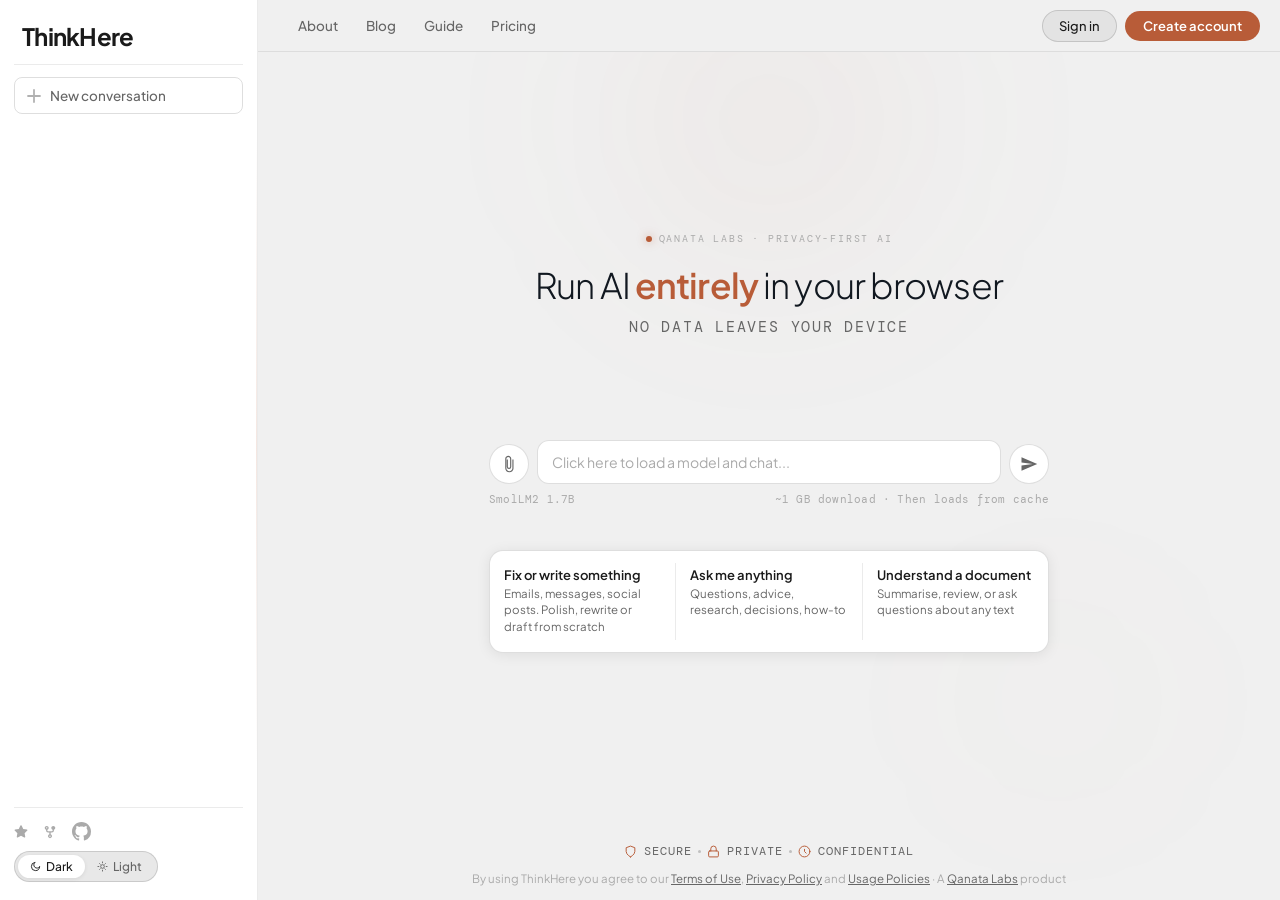
<file: index.html>
<!DOCTYPE html>
<html lang="en" data-theme="light">

<head>
  <meta charset="UTF-8">
  <meta name="viewport" content="width=device-width, initial-scale=1.0">
  <title>ThinkHere — Private AI in Your Browser</title>
  <meta name="description"
    content="Run AI entirely in your browser. No servers, no API keys, no data leaves your device. Powered by WebGPU.">
  <link rel="icon" type="image/svg+xml" href="favicon.svg">
  <link rel="preconnect" href="https://fonts.googleapis.com">
  <link
    href="https://fonts.googleapis.com/css2?family=Plus+Jakarta+Sans:ital,wght@0,300;0,400;0,500;0,600;0,700;1,400&family=DM+Mono:wght@300;400;500&display=swap"
    rel="stylesheet">
  <link rel="stylesheet" href="css/style.css">
</head>

<body>

  <div class="app">

    <!-- Sidebar -->
    <aside class="sidebar" id="sidebar">
      <div class="logo-block">
        <a class="logo-product" href="/">ThinkHere</a>
      </div>

      <button class="btn-new" onclick="newChat()">
        <svg width="14" height="14" viewBox="0 0 14 14" fill="none">
          <path d="M7 1v12M1 7h12" stroke="currentColor" stroke-width="1.8" stroke-linecap="round" />
        </svg>
        New conversation
      </button>

      <div class="nav-section" id="conversationList">
      </div>

      <div class="sidebar-footer">

        <div class="gh-stats sidebar-gh-stats">
          <a class="gh-stat" href="https://github.com/ipattis/thinkhere/stargazers" target="_blank"
            rel="noopener noreferrer" aria-label="GitHub stars">
            <svg viewBox="0 0 16 16">
              <path
                d="M8 .25a.75.75 0 01.673.418l1.882 3.815 4.21.612a.75.75 0 01.416 1.279l-3.046 2.97.719 4.192a.75.75 0 01-1.088.791L8 12.347l-3.766 1.98a.75.75 0 01-1.088-.79l.72-4.194L.818 6.374a.75.75 0 01.416-1.28l4.21-.611L7.327.668A.75.75 0 018 .25z" />
            </svg>
            <span id="ghStarsSidebar"></span>
          </a>
          <a class="gh-stat" href="https://github.com/ipattis/thinkhere/fork" target="_blank" rel="noopener noreferrer"
            aria-label="GitHub forks">
            <svg viewBox="0 0 16 16">
              <path
                d="M5 3.25a.75.75 0 11-1.5 0 .75.75 0 011.5 0zm0 2.122a2.25 2.25 0 10-1.5 0v.878A2.25 2.25 0 005.75 8.5h1.5v2.128a2.251 2.251 0 101.5 0V8.5h1.5a2.25 2.25 0 002.25-2.25v-.878a2.25 2.25 0 10-1.5 0v.878a.75.75 0 01-.75.75h-4.5A.75.75 0 015 6.25v-.878zm3.75 7.378a.75.75 0 11-1.5 0 .75.75 0 011.5 0zm3-8.75a.75.75 0 100-1.5.75.75 0 000 1.5z" />
            </svg>
            <span id="ghForksSidebar"></span>
          </a>
          <a class="github-link" href="https://github.com/ipattis/thinkhere" target="_blank" rel="noopener noreferrer"
            aria-label="View source on GitHub">
            <svg viewBox="0 0 16 16">
              <path
                d="M8 0C3.58 0 0 3.58 0 8c0 3.54 2.29 6.53 5.47 7.59.4.07.55-.17.55-.38 0-.19-.01-.82-.01-1.49-2.01.37-2.53-.49-2.69-.94-.09-.23-.48-.94-.82-1.13-.28-.15-.68-.52-.01-.53.63-.01 1.08.58 1.23.82.72 1.21 1.87.87 2.33.66.07-.52.28-.87.51-1.07-1.78-.2-3.64-.89-3.64-3.95 0-.87.31-1.59.82-2.15-.08-.2-.36-1.02.08-2.12 0 0 .67-.21 2.2.82.64-.18 1.32-.27 2-.27.68 0 1.36.09 2 .27 1.53-1.04 2.2-.82 2.2-.82.44 1.1.16 1.92.08 2.12.51.56.82 1.27.82 2.15 0 3.07-1.87 3.75-3.65 3.95.29.25.54.73.54 1.48 0 1.07-.01 1.93-.01 2.2 0 .21.15.46.55.38A8.013 8.013 0 0016 8c0-4.42-3.58-8-8-8z" />
            </svg>
          </a>
        </div>
        <div class="theme-toggle sidebar-theme-toggle">
          <button class="theme-btn active" id="btn-dark" onclick="setTheme('dark')">
            <svg width="11" height="11" viewBox="0 0 24 24" fill="none">
              <path d="M21 12.79A9 9 0 1111.21 3a7 7 0 109.79 9.79z" stroke="currentColor" stroke-width="2"
                stroke-linecap="round" />
            </svg>
            Dark
          </button>
          <button class="theme-btn" id="btn-light" onclick="setTheme('light')">
            <svg width="11" height="11" viewBox="0 0 24 24" fill="none">
              <circle cx="12" cy="12" r="4" stroke="currentColor" stroke-width="2" />
              <path
                d="M12 2v2M12 20v2M2 12h2M20 12h2M5.63 5.63l1.41 1.41M16.96 16.96l1.41 1.41M5.63 18.37l1.41-1.41M16.96 7.04l1.41-1.41"
                stroke="currentColor" stroke-width="2" stroke-linecap="round" />
            </svg>
            Light
          </button>
        </div>

      </div>
    </aside>

    <!-- Sidebar overlay for mobile -->
    <div class="sidebar-overlay" id="sidebarOverlay" onclick="closeSidebar()"></div>

    <!-- Main content area -->
    <div class="main-content">
      <div class="bg-orb orb1"></div>
      <div class="bg-orb orb2"></div>

      <!-- Topbar -->
      <div class="topbar">
        <button class="sidebar-toggle" id="sidebarToggle" onclick="toggleSidebar()">
          <svg viewBox="0 0 24 24">
            <line x1="3" y1="6" x2="21" y2="6" />
            <line x1="3" y1="12" x2="21" y2="12" />
            <line x1="3" y1="18" x2="21" y2="18" />
          </svg>
        </button>
        <div class="topbar-meta" id="headerStatus"></div>
        <div class="topbar-nav">
          <a class="topbar-link" href="about.html">About</a>
          <a class="topbar-link" href="blog.html">Blog</a>
          <a class="topbar-link" href="guide.html">Guide</a>
          <a class="topbar-link" href="pricing.html">Pricing</a>
        </div>

        <a class="btn-top-ghost" id="signInBtn" href="#" onclick="signIn(); return false;">Sign in</a>
        <a class="btn-top-solid" id="createAccountBtn" href="https://app.thinkhere.ai/?mode=signup">Create account</a>
      </div>

      <!-- Inner scrollable area -->
      <div class="main-inner">

        <!-- Intro Section (shown before model starts loading) -->
        <div class="intro-section" id="introSection">
          <div class="eyebrow">
            <span class="eyebrow-dot"></span>
            Qanata Labs &middot; Privacy-First AI
          </div>
          <h2>Run AI <em>entirely</em> in your browser</h2>
          <p class="intro-subtitle">No data leaves your device</p>

          <div id="webgpuCheck"></div>
          <div id="deviceInfoBar"></div>
          <div id="deviceBanners"></div>

          <div id="introChatCta" onclick="loadModel()"
            style="cursor:pointer; max-width:560px; width:100%; margin:20px 0;">
            <div class="input-area" style="border-top:none; padding:0;">
              <div class="input-row">
                <button class="file-btn" style="pointer-events:none;" aria-label="Attach file">
                  <svg viewBox="0 0 24 24">
                    <path
                      d="M16.5 6v11.5c0 2.21-1.79 4-4 4s-4-1.79-4-4V5a2.5 2.5 0 015 0v10.5c0 .83-.67 1.5-1.5 1.5s-1.5-.67-1.5-1.5V6H9v9.5a3 3 0 006 0V5c0-2.21-1.79-4-4-4S7 2.79 7 5v12.5c0 3.04 2.46 5.5 5.5 5.5s5.5-2.46 5.5-5.5V6h-1.5z" />
                  </svg>
                </button>

                <div class="input-wrapper">
                  <div
                    style="padding:12px 0; font-size:0.88rem; color:var(--text-dim); font-family:var(--font-sans); user-select:none; text-align:left;">
                    Click here to load a model and chat...</div>
                </div>
                <button class="send-btn" style="pointer-events:none; opacity:1;" aria-label="Send">
                  <svg viewBox="0 0 24 24">
                    <path d="M2.01 21L23 12 2.01 3 2 10l15 2-15 2z" />
                  </svg>
                </button>
              </div>
              <div class="input-meta">
                <div class="input-meta-left">
                  <span>SmolLM2 1.7B</span>
                </div>
                <div class="input-meta-right">
                  <span style="color:var(--text-dim); font-size:0.68rem;">~1 GB download · Then loads from cache</span>
                </div>
              </div>
            </div>
          </div>

          <div class="pillar-row">
            <div class="pillar">
              <div>
                <span class="p-title">Fix or write something</span>
                <span class="p-desc">Emails, messages, social posts. Polish, rewrite or draft from scratch</span>
              </div>
            </div>
            <div class="pillar-sep"></div>
            <div class="pillar">
              <div>
                <span class="p-title">Ask me anything</span>
                <span class="p-desc">Questions, advice, research, decisions, how-to</span>
              </div>
            </div>
            <div class="pillar-sep"></div>
            <div class="pillar">
              <div>
                <span class="p-title">Understand a document</span>
                <span class="p-desc">Summarise, review, or ask questions about any text</span>
              </div>
            </div>
          </div>
        </div>

        <!-- Loading Screen -->
        <div class="loading-screen" id="loadingScreen">
          <div class="loader-ring"></div>
          <div class="loading-model-name" id="loadingModelName">SmolLM2 1.7B</div>
          <div class="loading-label" id="loadingLabel">Initializing engine...</div>
          <div class="progress-bar-container">
            <div class="progress-bar" id="progressBar"></div>
          </div>
          <div class="loading-phases">
            <div class="phase active" id="phaseDownload"><span class="phase-dot"></span> Download</div>
            <div class="phase" id="phaseCompile"><span class="phase-dot"></span> Compile</div>
            <div class="phase" id="phaseReady"><span class="phase-dot"></span> Ready</div>
          </div>
          <div class="loading-stats" id="loadingStats">
            <span id="statProgress">0%</span>
            <span id="statSize">&mdash;</span>
            <span id="statElapsed">0s elapsed</span>
          </div>
          <div class="loading-tip" id="loadingTip">Downloading model weights — this only happens once, then it's cached
            locally.</div>
          <div class="memory-info" id="memoryInfo" style="display: none;"></div>
        </div>

        <!-- Chat Interface -->
        <div class="chat-container" id="chatContainer" style="position: relative;">

          <div class="messages" id="messages">
            <div class="message system">Model loaded &middot; all processing happens here</div>
          </div>

          <div class="input-area">
            <div class="file-preview" id="filePreview"></div>
            <div class="input-row">
              <button class="file-btn" id="fileBtn" onclick="document.getElementById('fileInput').click()"
                title="Upload text file as context">
                <svg viewBox="0 0 24 24">
                  <path
                    d="M16.5 6v11.5c0 2.21-1.79 4-4 4s-4-1.79-4-4V5a2.5 2.5 0 015 0v10.5c0 .83-.67 1.5-1.5 1.5s-1.5-.67-1.5-1.5V6H9v9.5a3 3 0 006 0V5c0-2.21-1.79-4-4-4S7 2.79 7 5v12.5c0 3.04 2.46 5.5 5.5 5.5s5.5-2.46 5.5-5.5V6h-1.5z" />
                </svg>
              </button>

              <input type="file" id="fileInput" style="display:none"
                accept=".txt,.md,.json,.js,.ts,.py,.html,.css,.csv,.xml,.yaml,.yml,.toml,.sh,.rb,.go,.rs,.c,.cpp,.h,.java,.kt,.swift"
                onchange="handleFileUpload(this)">
              <div class="input-wrapper">
                <textarea id="userInput" placeholder="What's on your mind?" rows="1" onkeydown="handleKey(event)"
                  oninput="autoResize(this)"></textarea>
              </div>
              <button class="send-btn" id="sendBtn" onclick="sendMessage()" disabled>
                <svg viewBox="0 0 24 24">
                  <path d="M2.01 21L23 12 2.01 3 2 10l15 2-15 2z" />
                </svg>
              </button>
              <button class="stop-btn" id="stopBtn" onclick="stopGeneration()">
                <svg viewBox="0 0 24 24">
                  <rect x="6" y="6" width="12" height="12" rx="2" />
                </svg>
              </button>
            </div>
            <div class="input-meta">
              <div class="input-meta-left">
                <span id="modelLabel">&mdash;</span>
                <button class="toolbar-btn" id="newChatBtn" onclick="newChat()">
                  <svg viewBox="0 0 24 24">
                    <path d="M19 13h-6v6h-2v-6H5v-2h6V5h2v6h6v2z" />
                  </svg>
                  New
                </button>
              </div>
              <div class="input-meta-right">
                <div class="token-bar" id="tokenBar">
                  <div class="token-bar-track">
                    <div class="token-bar-fill" id="tokenBarFill"></div>
                  </div>
                  <span id="tokenContext">0 tokens</span>
                </div>
                <span id="tokenInfo">Ready</span>
              </div>
            </div>
          </div>

          <!-- Upgrade Banner -->
          <div class="upgrade-banner">
            Want access to more models and conversation export?
            <a href="#" onclick="signUp(); return false;">Create a free account</a>
          </div>
        </div>

      </div>

      <div class="footer-trust">
        <span class="trust-pill">
          <svg viewBox="0 0 24 24">
            <path d="M12 22s8-4 8-10V5l-8-3-8 3v7c0 6 8 10 8 10z" />
          </svg>
          Secure
        </span>
        <span class="trust-dot"></span>
        <span class="trust-pill">
          <svg viewBox="0 0 24 24">
            <rect x="3" y="11" width="18" height="11" rx="2" />
            <path d="M7 11V7a5 5 0 0 1 10 0v4" />
          </svg>
          Private
        </span>
        <span class="trust-dot"></span>
        <span class="trust-pill">
          <svg viewBox="0 0 24 24">
            <circle cx="12" cy="12" r="10" />
            <path d="M12 8v4l3 3" />
          </svg>
          Confidential
        </span>
      </div>
      <p class="legal">
        By using ThinkHere you agree to our <a href="terms.html">Terms of Use</a>, <a href="privacy.html">Privacy
          Policy</a> and <a href="usage.html">Usage Policies</a> &middot; A <a href="https://www.qanatalabs.com"
          target="_blank" rel="noopener">Qanata Labs</a> product
      </p>

    </div>
  </div>

  <script>
    // Theme toggle
    function setTheme(t) {
      document.documentElement.setAttribute('data-theme', t);
      document.getElementById('btn-dark').classList.toggle('active', t === 'dark');
      document.getElementById('btn-light').classList.toggle('active', t === 'light');
      // Update Qanata mark stroke color for theme
      const strokeCol = t === 'light' ? '#9a9a9a' : '#f4f1eb';
      document.querySelectorAll('.ql-stroke').forEach(function (el) { el.setAttribute('stroke', strokeCol); });
      localStorage.setItem('thinkhere-theme', t);
    }
    // Restore saved theme
    (function () {
      var saved = localStorage.getItem('thinkhere-theme');
      if (saved) setTheme(saved);
    })();

    // Sidebar toggle for mobile
    function toggleSidebar() {
      document.getElementById('sidebar').classList.toggle('open');
      document.getElementById('sidebarOverlay').classList.toggle('active');
    }
    function closeSidebar() {
      document.getElementById('sidebar').classList.remove('open');
      document.getElementById('sidebarOverlay').classList.remove('active');
    }
  </script>
  <script type="module" src="js/auth.js"></script>
  <script type="module" src="js/app.js"></script>

</body>

</html>
</file>
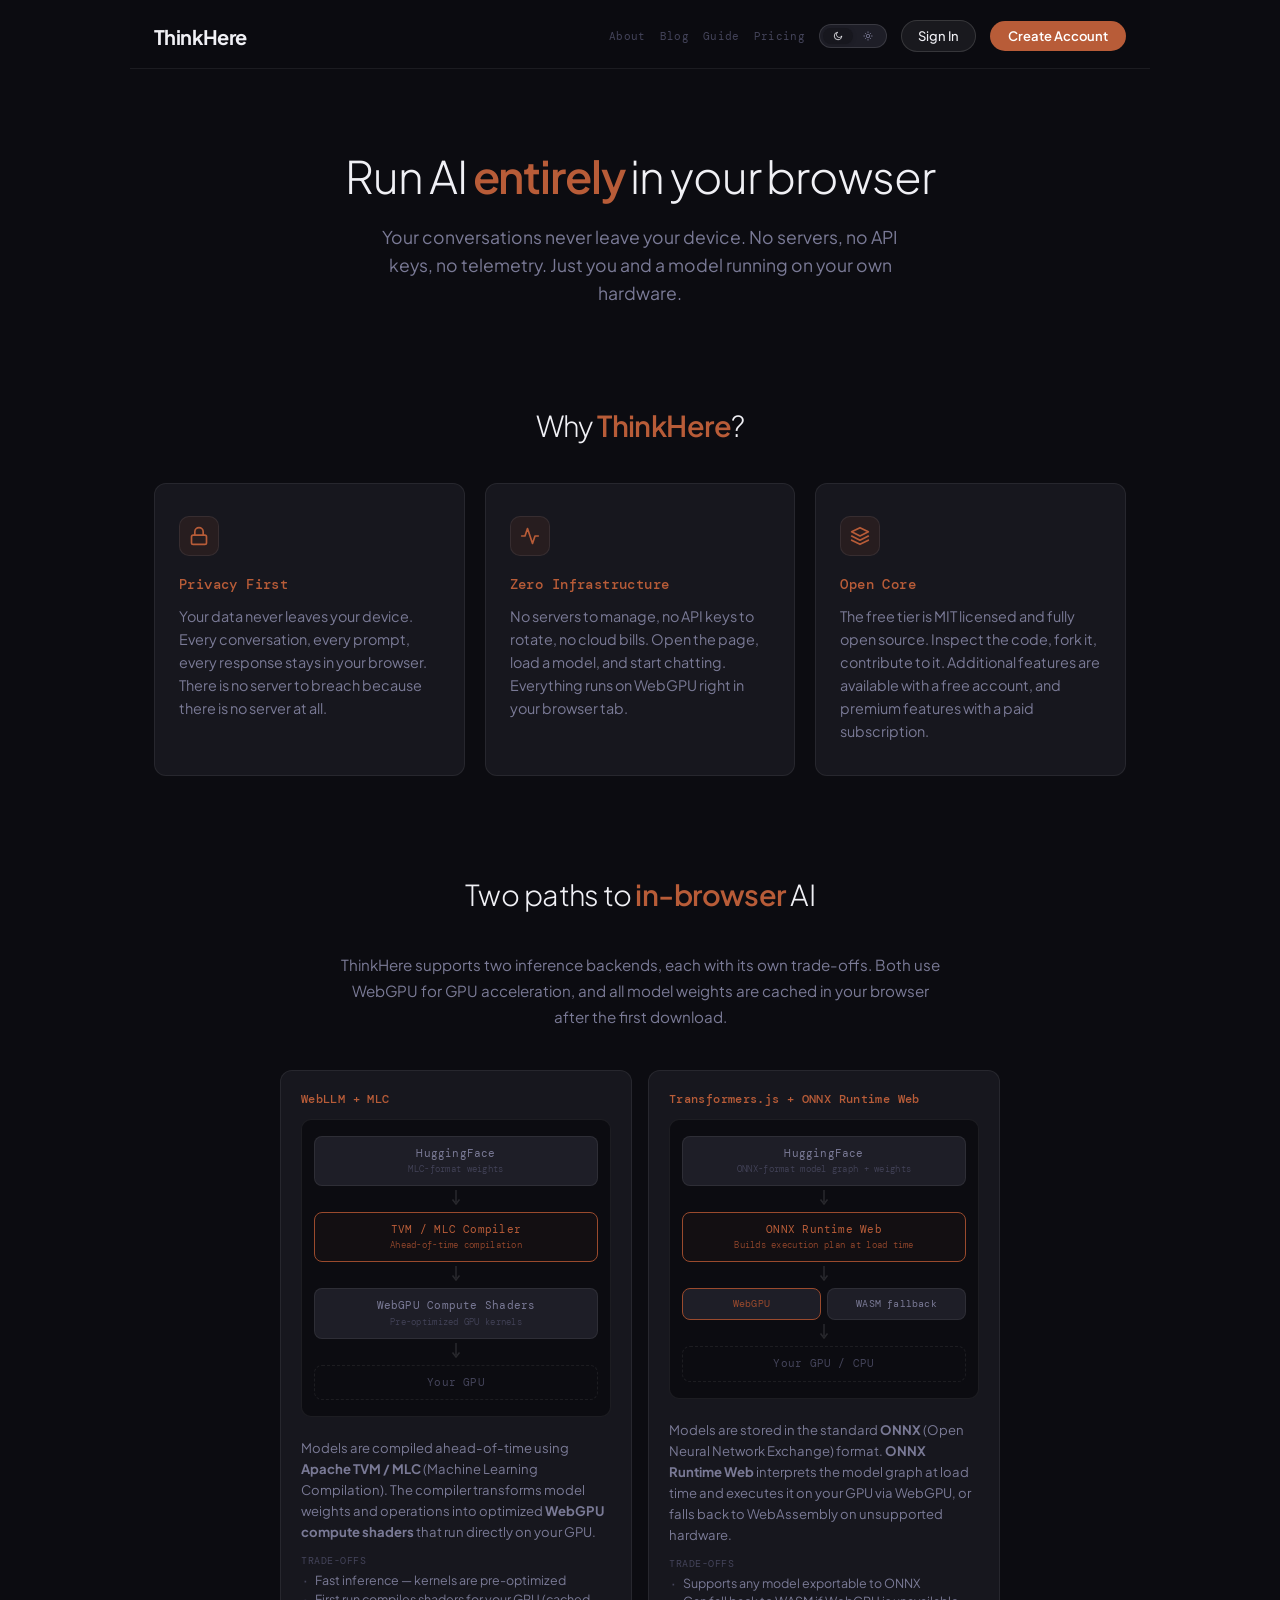
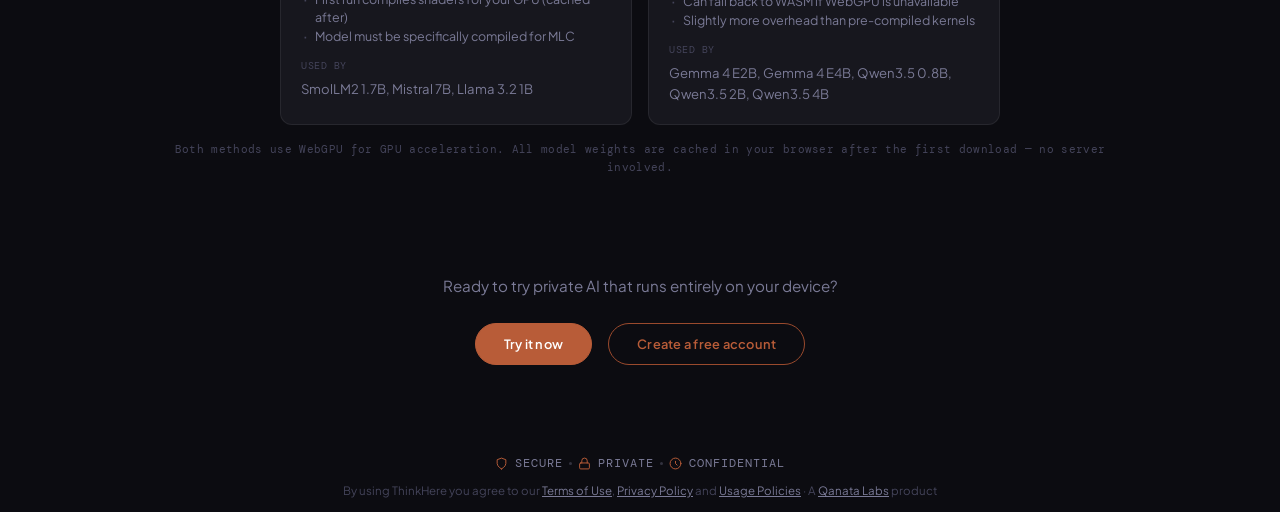
<file: about.html>
<!DOCTYPE html>
<html lang="en" data-theme="dark">

<head>
  <meta charset="UTF-8">
  <meta name="viewport" content="width=device-width, initial-scale=1.0">
  <title>About — ThinkHere | Private AI in Your Browser</title>
  <meta name="description"
    content="ThinkHere runs AI entirely in your browser. No servers, no API keys, no data leaves your device. Learn how it works.">
  <link rel="icon" type="image/svg+xml" href="favicon.svg">
  <link rel="preconnect" href="https://fonts.googleapis.com">
  <link
    href="https://fonts.googleapis.com/css2?family=Plus+Jakarta+Sans:ital,wght@0,300;0,400;0,500;0,600;0,700;1,400&family=DM+Mono:wght@300;400;500&display=swap"
    rel="stylesheet">
  <link rel="stylesheet" href="css/style.css">
  <style>
    /* ── About Page Styles ── */
    .page-wrap {
      max-width: 1020px;
      margin: 0 auto;
      display: flex;
      flex-direction: column;
      min-height: 100dvh;
    }

    /* Top nav for content pages */
    .page-header {
      padding: 20px 24px 16px;
      border-bottom: 1px solid var(--border);
      display: flex;
      align-items: center;
      justify-content: space-between;
      flex-shrink: 0;
      background: var(--topbar-bg);
      backdrop-filter: blur(12px);
    }

    .page-header-logo {
      font-family: var(--font-sans);
      font-weight: 700;
      font-size: 1.25rem;
      letter-spacing: -0.03em;
      color: var(--text);
      text-decoration: none;
      display: flex;
      align-items: center;
      gap: 8px;
    }

    .page-header-right {
      display: flex;
      align-items: center;
      gap: 14px;
    }

    .page-nav {
      font-family: var(--font-mono);
      font-size: 0.7rem;
      color: var(--text-dim);
      text-decoration: none;
      letter-spacing: 0.03em;
      transition: color 0.2s ease;
    }

    .page-nav:hover {
      color: var(--accent);
    }

    .page-content {
      flex: 1;
      padding: 0 24px;
      overflow-y: auto;
    }

    /* Hero */
    .hero {
      text-align: center;
      padding: 80px 0 60px;
    }

    .hero h1 {
      font-family: var(--font-sans);
      font-size: 2.8rem;
      font-weight: 300;
      line-height: 1.2;
      margin-bottom: 20px;
      letter-spacing: -0.025em;
      color: var(--hero-h);
    }

    .hero h1 em {
      color: var(--hero-em);
      font-style: normal;
      font-weight: 600;
    }

    .hero .tagline {
      color: var(--text-muted);
      font-size: 1.1rem;
      max-width: 520px;
      margin: 0 auto;
      line-height: 1.6;
    }

    /* Section titles */
    .section-title {
      font-family: var(--font-sans);
      font-size: 1.8rem;
      font-weight: 300;
      text-align: center;
      margin-bottom: 40px;
      letter-spacing: -0.02em;
      color: var(--hero-h);
    }

    .section-title em {
      color: var(--hero-em);
      font-style: normal;
      font-weight: 600;
    }

    /* Cards */
    .cards-section {
      padding: 40px 0 60px;
    }

    .cards-grid {
      display: grid;
      grid-template-columns: repeat(3, 1fr);
      gap: 20px;
    }

    .card {
      background: var(--surface);
      border: 1px solid var(--border);
      border-radius: var(--radius);
      padding: 32px 24px;
      transition: border-color 0.2s ease;
    }

    .card:hover {
      border-color: var(--border-md);
    }

    .card-icon {
      width: 40px;
      height: 40px;
      border-radius: 10px;
      background: rgba(184, 92, 56, 0.1);
      border: 1px solid var(--border);
      display: flex;
      align-items: center;
      justify-content: center;
      font-size: 1.2rem;
      margin-bottom: 20px;
    }

    .card h3 {
      font-family: var(--font-mono);
      font-size: 0.85rem;
      font-weight: 500;
      letter-spacing: 0.03em;
      color: var(--accent);
      margin-bottom: 12px;
    }

    .card p {
      color: var(--text-muted);
      font-size: 0.9rem;
      line-height: 1.6;
    }

    /* How It Works / Architecture */
    .how-section {
      padding: 40px 0 60px;
    }

    .how-description {
      color: var(--text-muted);
      font-size: 0.95rem;
      line-height: 1.7;
      text-align: center;
      max-width: 600px;
      margin: 0 auto 40px;
    }

    .arch-columns {
      display: grid;
      grid-template-columns: 1fr 1fr;
      gap: 16px;
      max-width: 720px;
      margin: 0 auto;
    }

    .arch-card {
      background: var(--surface);
      border: 1px solid var(--border);
      border-radius: var(--radius);
      padding: 20px;
    }

    .arch-card h4 {
      font-family: var(--font-mono);
      font-size: 0.78rem;
      font-weight: 500;
      color: var(--accent);
      margin-bottom: 12px;
      letter-spacing: 0.03em;
    }

    .arch-card p {
      font-size: 0.82rem;
      color: var(--text-muted);
      line-height: 1.6;
      text-align: left;
      margin-bottom: 12px;
    }

    .arch-card p:last-child {
      margin-bottom: 0;
    }

    .arch-card .arch-label {
      font-family: var(--font-mono);
      font-size: 0.65rem;
      color: var(--text-dim);
      letter-spacing: 0.05em;
      text-transform: uppercase;
      margin-bottom: 4px;
    }

    .arch-card ul {
      list-style: none;
      padding: 0;
      margin: 0 0 12px;
    }

    .arch-card li {
      font-size: 0.78rem;
      color: var(--text-muted);
      line-height: 1.5;
      padding-left: 14px;
      position: relative;
    }

    .arch-card li::before {
      content: '\00B7';
      position: absolute;
      left: 2px;
      color: var(--text-dim);
      font-weight: bold;
    }

    .arch-flow {
      display: flex;
      flex-direction: column;
      align-items: center;
      margin-bottom: 20px;
      padding: 16px 12px;
      background: var(--bg);
      border-radius: 10px;
      border: 1px solid var(--border);
    }

    .arch-flow-step {
      width: 100%;
      background: var(--surface2);
      border: 1px solid var(--border);
      border-radius: 8px;
      padding: 9px 12px;
      text-align: center;
      font-family: var(--font-mono);
      font-size: 0.68rem;
      font-weight: 400;
      color: var(--text-muted);
      letter-spacing: 0.02em;
      line-height: 1.4;
    }

    .arch-flow-step .step-sub {
      display: block;
      font-size: 0.58rem;
      color: var(--text-dim);
      font-weight: 300;
      margin-top: 2px;
      letter-spacing: 0.03em;
    }

    .arch-flow-step.highlight {
      border-color: var(--accent-dim);
      background: rgba(184, 92, 56, 0.04);
      color: var(--accent);
    }

    .arch-flow-step.highlight .step-sub {
      color: var(--accent-dim);
    }

    .arch-flow-step.step-end {
      background: transparent;
      border-style: dashed;
      color: var(--text-dim);
    }

    .arch-flow-step.step-fork {
      display: flex;
      justify-content: center;
      gap: 6px;
      background: transparent;
      border: none;
      padding: 0;
    }

    .arch-flow-step.step-fork .fork-option {
      flex: 1;
      background: var(--surface2);
      border: 1px solid var(--border);
      border-radius: 8px;
      padding: 8px 6px;
      font-family: var(--font-mono);
      font-size: 0.62rem;
      color: var(--text-muted);
      text-align: center;
    }

    .arch-flow-step.step-fork .fork-primary {
      border-color: var(--accent-dim);
      color: var(--accent-dim);
    }

    .arch-flow-arrow {
      display: flex;
      align-items: center;
      justify-content: center;
      padding: 4px 0;
      color: var(--border-md);
    }

    .arch-flow-arrow svg {
      width: 12px;
      height: 18px;
    }

    .arch-shared {
      margin-top: 16px;
      text-align: center;
      font-family: var(--font-mono);
      font-size: 0.68rem;
      color: var(--text-dim);
      letter-spacing: 0.03em;
      line-height: 1.6;
    }

    /* CTA */
    .cta-section {
      text-align: center;
      padding: 40px 0 80px;
    }

    .cta-section p {
      color: var(--text-muted);
      font-size: 0.95rem;
      margin-bottom: 28px;
    }

    .cta-buttons {
      display: flex;
      gap: 16px;
      justify-content: center;
      flex-wrap: wrap;
    }

    .btn-primary {
      display: inline-block;
      font-family: var(--font-sans);
      font-size: 0.8rem;
      font-weight: 600;
      letter-spacing: 0.02em;
      text-decoration: none;
      padding: 12px 28px;
      border-radius: 100px;
      color: #fff;
      background: var(--accent);
      border: 1px solid var(--accent);
      transition: all 0.2s ease;
      cursor: pointer;
    }

    .btn-primary:hover {
      background: #d4724e;
      border-color: #d4724e;
    }

    .btn-secondary {
      display: inline-block;
      font-family: var(--font-sans);
      font-size: 0.8rem;
      font-weight: 600;
      letter-spacing: 0.02em;
      text-decoration: none;
      padding: 12px 28px;
      border-radius: 100px;
      color: var(--accent);
      background: transparent;
      border: 1px solid var(--accent-dim);
      transition: all 0.2s ease;
      cursor: pointer;
    }

    .btn-secondary:hover {
      border-color: var(--accent);
      background: var(--accent-glow);
    }

    /* Footer */
    .page-footer {
      padding: 24px;
      border-top: 1px solid var(--border);
      text-align: center;
      font-family: var(--font-mono);
      font-size: 0.65rem;
      color: var(--text-dim);
      letter-spacing: 0.04em;
    }

    /* Theme toggle for content pages */
    .page-theme-toggle {
      display: flex;
      align-items: center;
      background: var(--surface2);
      border: 1px solid var(--border-md);
      border-radius: 20px;
      padding: 3px;
    }

    .page-theme-btn {
      display: flex;
      align-items: center;
      gap: 4px;
      padding: 3px 10px;
      border-radius: 16px;
      border: none;
      background: transparent;
      color: var(--text-muted);
      font-family: var(--font-sans);
      font-size: 11px;
      font-weight: 500;
      cursor: pointer;
      transition: all 0.18s;
    }

    .page-theme-btn.active {
      background: var(--surface);
      color: var(--text);
      box-shadow: 0 1px 4px var(--shadow);
    }

    /* Responsive */
    @media (max-width: 900px) {
      .arch-columns {
        grid-template-columns: 1fr;
        max-width: 480px;
      }
    }

    @media (max-width: 680px) {
      .hero h1 {
        font-size: 2rem;
      }

      .cards-grid {
        grid-template-columns: 1fr;
      }

      .arch-columns {
        grid-template-columns: 1fr;
      }

      .page-header {
        padding: 16px;
      }

      .page-header-right {
        gap: 8px;
      }
    }
  </style>
</head>

<body>

  <div class="page-wrap">
    <header class="page-header">
      <a class="page-header-logo" href="/">
        ThinkHere
      </a>
      <div class="page-header-right">
        <a class="page-nav" href="about.html">About</a>
        <a class="page-nav" href="blog.html">Blog</a>
        <a class="page-nav" href="guide.html">Guide</a>
        <a class="page-nav" href="pricing.html">Pricing</a>
        <div class="page-theme-toggle">
          <button class="page-theme-btn active" id="btn-dark" onclick="setTheme('dark')">
            <svg width="10" height="10" viewBox="0 0 24 24" fill="none">
              <path d="M21 12.79A9 9 0 1111.21 3a7 7 0 109.79 9.79z" stroke="currentColor" stroke-width="2"
                stroke-linecap="round" />
            </svg>
          </button>
          <button class="page-theme-btn" id="btn-light" onclick="setTheme('light')">
            <svg width="10" height="10" viewBox="0 0 24 24" fill="none">
              <circle cx="12" cy="12" r="4" stroke="currentColor" stroke-width="2" />
              <path
                d="M12 2v2M12 20v2M2 12h2M20 12h2M5.63 5.63l1.41 1.41M16.96 16.96l1.41 1.41M5.63 18.37l1.41-1.41M16.96 7.04l1.41-1.41"
                stroke="currentColor" stroke-width="2" stroke-linecap="round" />
            </svg>
          </button>
        </div>
        <a class="btn-top-ghost" href="#" onclick="signIn(); return false;">Sign In</a>
        <a class="btn-top-solid" href="https://app.thinkhere.ai/?mode=signup">Create Account</a>
      </div>
    </header>

    <div class="page-content">

      <!-- Hero -->
      <section class="hero">
        <h1>Run AI <em>entirely</em> in your browser</h1>
        <p class="tagline">Your conversations never leave your device. No servers, no API keys, no telemetry. Just you
          and a model running on your own hardware.</p>
      </section>

      <!-- Why ThinkHere? -->
      <section class="cards-section">
        <h2 class="section-title">Why <em>ThinkHere</em>?</h2>
        <div class="cards-grid">
          <div class="card">
            <div class="card-icon">
              <svg width="20" height="20" viewBox="0 0 24 24" fill="none" stroke="#b85c38" stroke-width="2"
                stroke-linecap="round" stroke-linejoin="round">
                <rect x="3" y="11" width="18" height="11" rx="2" ry="2" />
                <path d="M7 11V7a5 5 0 0110 0v4" />
              </svg>
            </div>
            <h3>Privacy First</h3>
            <p>Your data never leaves your device. Every conversation, every prompt, every response stays in your
              browser. There is no server to breach because there is no server at all.</p>
          </div>
          <div class="card">
            <div class="card-icon">
              <svg width="20" height="20" viewBox="0 0 24 24" fill="none" stroke="#b85c38" stroke-width="2"
                stroke-linecap="round" stroke-linejoin="round">
                <path d="M22 12h-4l-3 9L9 3l-3 9H2" />
              </svg>
            </div>
            <h3>Zero Infrastructure</h3>
            <p>No servers to manage, no API keys to rotate, no cloud bills. Open the page, load a model, and start
              chatting. Everything runs on WebGPU right in your browser tab.</p>
          </div>
          <div class="card">
            <div class="card-icon">
              <svg width="20" height="20" viewBox="0 0 24 24" fill="none" stroke="#b85c38" stroke-width="2"
                stroke-linecap="round" stroke-linejoin="round">
                <path d="M12 2L2 7l10 5 10-5-10-5z" />
                <path d="M2 17l10 5 10-5" />
                <path d="M2 12l10 5 10-5" />
              </svg>
            </div>
            <h3>Open Core</h3>
            <p>The free tier is MIT licensed and fully open source. Inspect the code, fork it, contribute to it.
              Additional features are available with a free account, and premium features with a paid subscription.</p>
          </div>
        </div>
      </section>

      <!-- How It Works — Three Architectures -->
      <section class="how-section">
        <h2 class="section-title">Two paths to <em>in-browser</em> AI</h2>
        <p class="how-description">ThinkHere supports two inference backends, each with its own trade-offs.
          Both use WebGPU for GPU acceleration, and all model weights are cached in your browser after the first
          download.</p>

        <div class="arch-columns">
          <div class="arch-card">
            <h4>WebLLM + MLC</h4>
            <div class="arch-flow">
              <div class="arch-flow-step">HuggingFace<span class="step-sub">MLC-format weights</span></div>
              <div class="arch-flow-arrow"><svg viewBox="0 0 12 18">
                  <line x1="6" y1="0" x2="6" y2="12" stroke="currentColor" stroke-width="1.5" />
                  <polyline points="2.5,9.5 6,14 9.5,9.5" fill="none" stroke="currentColor" stroke-width="1.5" />
                </svg></div>
              <div class="arch-flow-step highlight">TVM / MLC Compiler<span class="step-sub">Ahead-of-time
                  compilation</span></div>
              <div class="arch-flow-arrow"><svg viewBox="0 0 12 18">
                  <line x1="6" y1="0" x2="6" y2="12" stroke="currentColor" stroke-width="1.5" />
                  <polyline points="2.5,9.5 6,14 9.5,9.5" fill="none" stroke="currentColor" stroke-width="1.5" />
                </svg></div>
              <div class="arch-flow-step">WebGPU Compute Shaders<span class="step-sub">Pre-optimized GPU kernels</span>
              </div>
              <div class="arch-flow-arrow"><svg viewBox="0 0 12 18">
                  <line x1="6" y1="0" x2="6" y2="12" stroke="currentColor" stroke-width="1.5" />
                  <polyline points="2.5,9.5 6,14 9.5,9.5" fill="none" stroke="currentColor" stroke-width="1.5" />
                </svg></div>
              <div class="arch-flow-step step-end">Your GPU</div>
            </div>
            <p>Models are compiled ahead-of-time using <strong>Apache TVM / MLC</strong> (Machine Learning Compilation).
              The compiler transforms model weights and operations into optimized <strong>WebGPU compute
                shaders</strong> that run directly on your GPU.</p>
            <div class="arch-label">Trade-offs</div>
            <ul>
              <li>Fast inference — kernels are pre-optimized</li>
              <li>First run compiles shaders for your GPU (cached after)</li>
              <li>Model must be specifically compiled for MLC</li>
            </ul>
            <p class="arch-label">Used by</p>
            <p>SmolLM2 1.7B, Mistral 7B, Llama 3.2 1B</p>
          </div>
          <div class="arch-card">
            <h4>Transformers.js + ONNX Runtime Web</h4>
            <div class="arch-flow">
              <div class="arch-flow-step">HuggingFace<span class="step-sub">ONNX-format model graph + weights</span>
              </div>
              <div class="arch-flow-arrow"><svg viewBox="0 0 12 18">
                  <line x1="6" y1="0" x2="6" y2="12" stroke="currentColor" stroke-width="1.5" />
                  <polyline points="2.5,9.5 6,14 9.5,9.5" fill="none" stroke="currentColor" stroke-width="1.5" />
                </svg></div>
              <div class="arch-flow-step highlight">ONNX Runtime Web<span class="step-sub">Builds execution plan at load
                  time</span></div>
              <div class="arch-flow-arrow"><svg viewBox="0 0 12 18">
                  <line x1="6" y1="0" x2="6" y2="12" stroke="currentColor" stroke-width="1.5" />
                  <polyline points="2.5,9.5 6,14 9.5,9.5" fill="none" stroke="currentColor" stroke-width="1.5" />
                </svg></div>
              <div class="arch-flow-step step-fork">
                <div class="fork-option fork-primary">WebGPU</div>
                <div class="fork-option">WASM fallback</div>
              </div>
              <div class="arch-flow-arrow"><svg viewBox="0 0 12 18">
                  <line x1="6" y1="0" x2="6" y2="12" stroke="currentColor" stroke-width="1.5" />
                  <polyline points="2.5,9.5 6,14 9.5,9.5" fill="none" stroke="currentColor" stroke-width="1.5" />
                </svg></div>
              <div class="arch-flow-step step-end">Your GPU / CPU</div>
            </div>
            <p>Models are stored in the standard <strong>ONNX</strong> (Open Neural Network Exchange) format.
              <strong>ONNX Runtime Web</strong> interprets the model graph at load time and executes it on your GPU via
              WebGPU, or falls back to WebAssembly on unsupported hardware.
            </p>
            <div class="arch-label">Trade-offs</div>
            <ul>
              <li>Supports any model exportable to ONNX</li>
              <li>Can fall back to WASM if WebGPU is unavailable</li>
              <li>Slightly more overhead than pre-compiled kernels</li>
            </ul>
            <p class="arch-label">Used by</p>
            <p>Gemma 4 E2B, Gemma 4 E4B, Qwen3.5 0.8B, Qwen3.5 2B, Qwen3.5 4B</p>
          </div>

        </div>
        <div class="arch-shared">Both methods use WebGPU for GPU acceleration. All model weights are cached in your
          browser after the first download — no server involved.</div>
      </section>

      <!-- CTA -->
      <section class="cta-section">
        <p>Ready to try private AI that runs entirely on your device?</p>
        <div class="cta-buttons">
          <a class="btn-primary" href="index.html">Try it now</a>
          <a class="btn-secondary" href="#" onclick="signUp(); return false;">Create a free account</a>
        </div>
      </section>

    </div>

    <div class="footer-trust">
      <span class="trust-pill">
        <svg viewBox="0 0 24 24">
          <path d="M12 22s8-4 8-10V5l-8-3-8 3v7c0 6 8 10 8 10z" />
        </svg>
        Secure
      </span>
      <span class="trust-dot"></span>
      <span class="trust-pill">
        <svg viewBox="0 0 24 24">
          <rect x="3" y="11" width="18" height="11" rx="2" />
          <path d="M7 11V7a5 5 0 0 1 10 0v4" />
        </svg>
        Private
      </span>
      <span class="trust-dot"></span>
      <span class="trust-pill">
        <svg viewBox="0 0 24 24">
          <circle cx="12" cy="12" r="10" />
          <path d="M12 8v4l3 3" />
        </svg>
        Confidential
      </span>
    </div>
    <p class="legal">
      By using ThinkHere you agree to our <a href="terms.html">Terms of Use</a>, <a href="privacy.html">Privacy
        Policy</a> and <a href="usage.html">Usage Policies</a> &middot; A <a href="https://www.qanatalabs.com"
        target="_blank" rel="noopener">Qanata Labs</a> product
    </p>
  </div>

  <script>
    function setTheme(t) {
      document.documentElement.setAttribute('data-theme', t);
      document.getElementById('btn-dark').classList.toggle('active', t === 'dark');
      document.getElementById('btn-light').classList.toggle('active', t === 'light');
      var strokeCol = t === 'light' ? '#9a9a9a' : '#f4f1eb';
      document.querySelectorAll('.ql-stroke').forEach(function (el) { el.setAttribute('stroke', strokeCol); });
      localStorage.setItem('thinkhere-theme', t);
    }
    (function () {
      var saved = localStorage.getItem('thinkhere-theme');
      if (saved) setTheme(saved);
    })();
  </script>
  <script type="module" src="js/auth.js"></script>
</body>

</html>
</file>
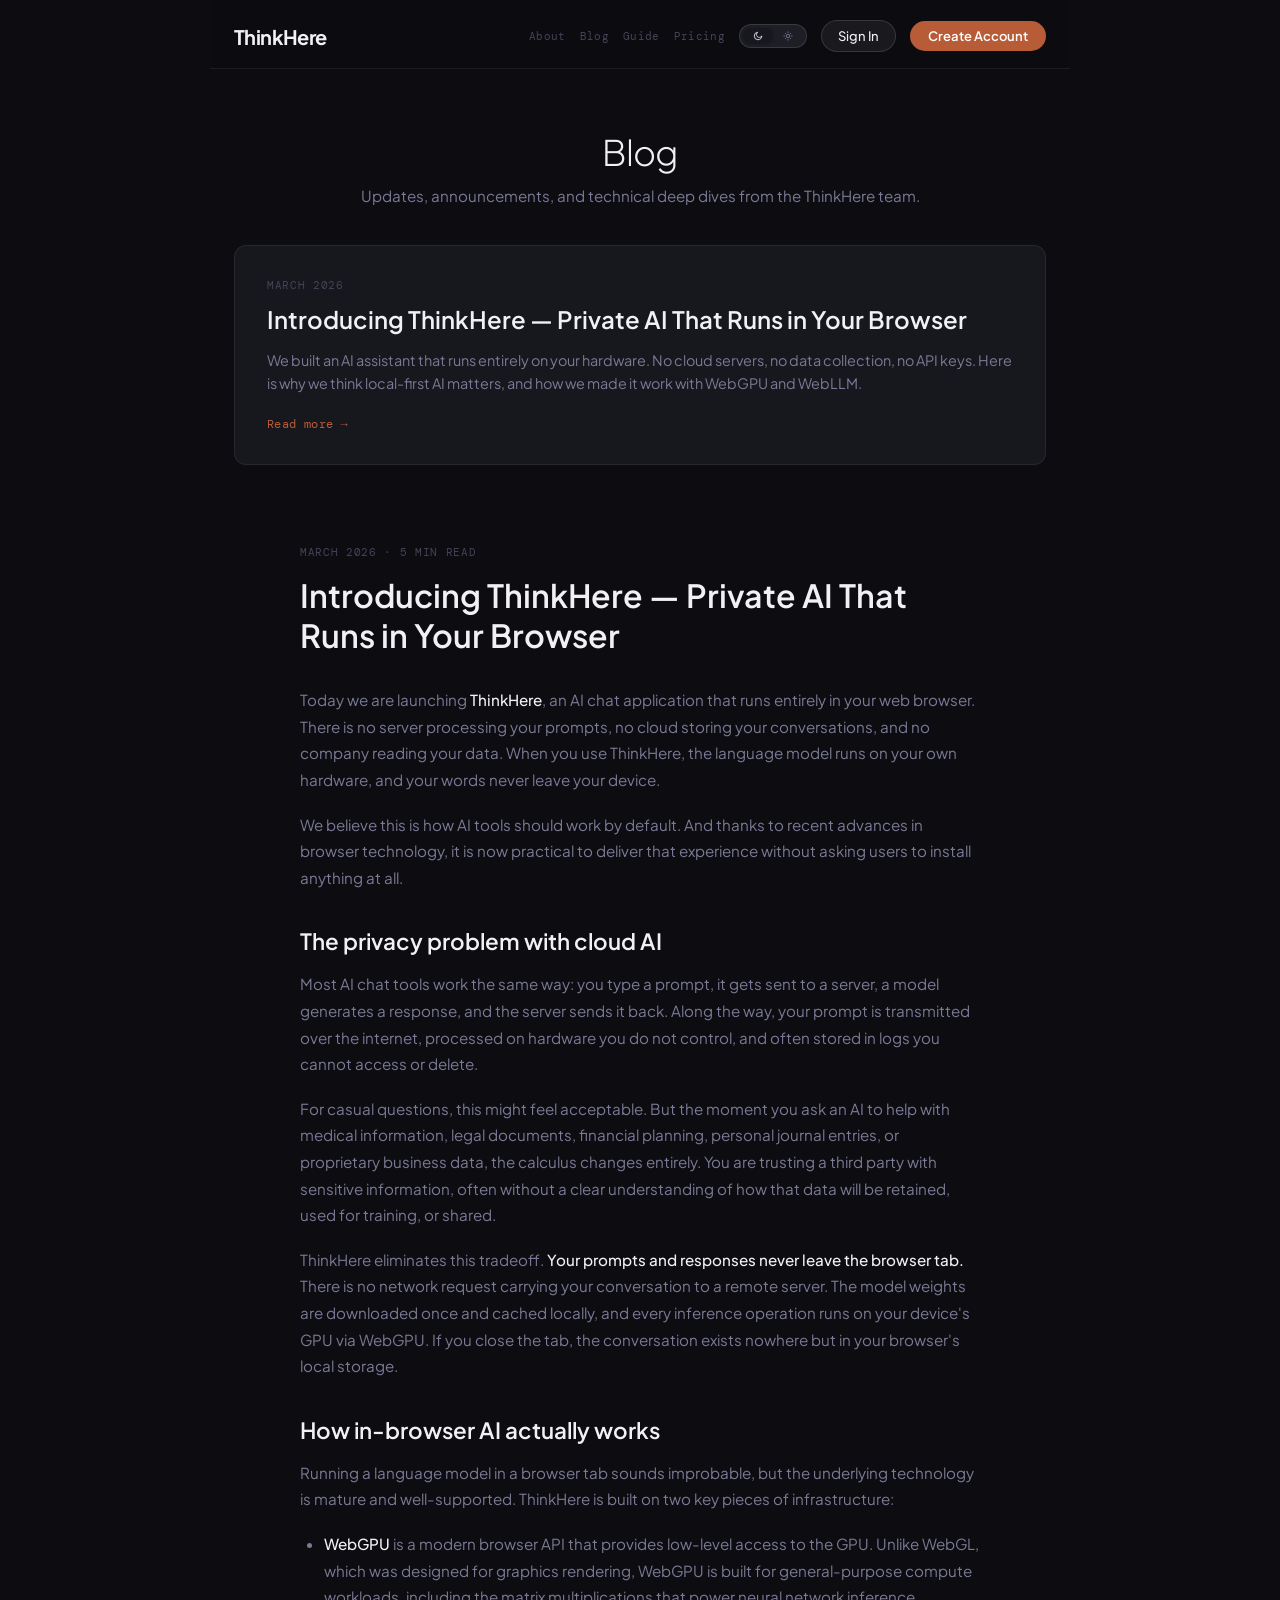
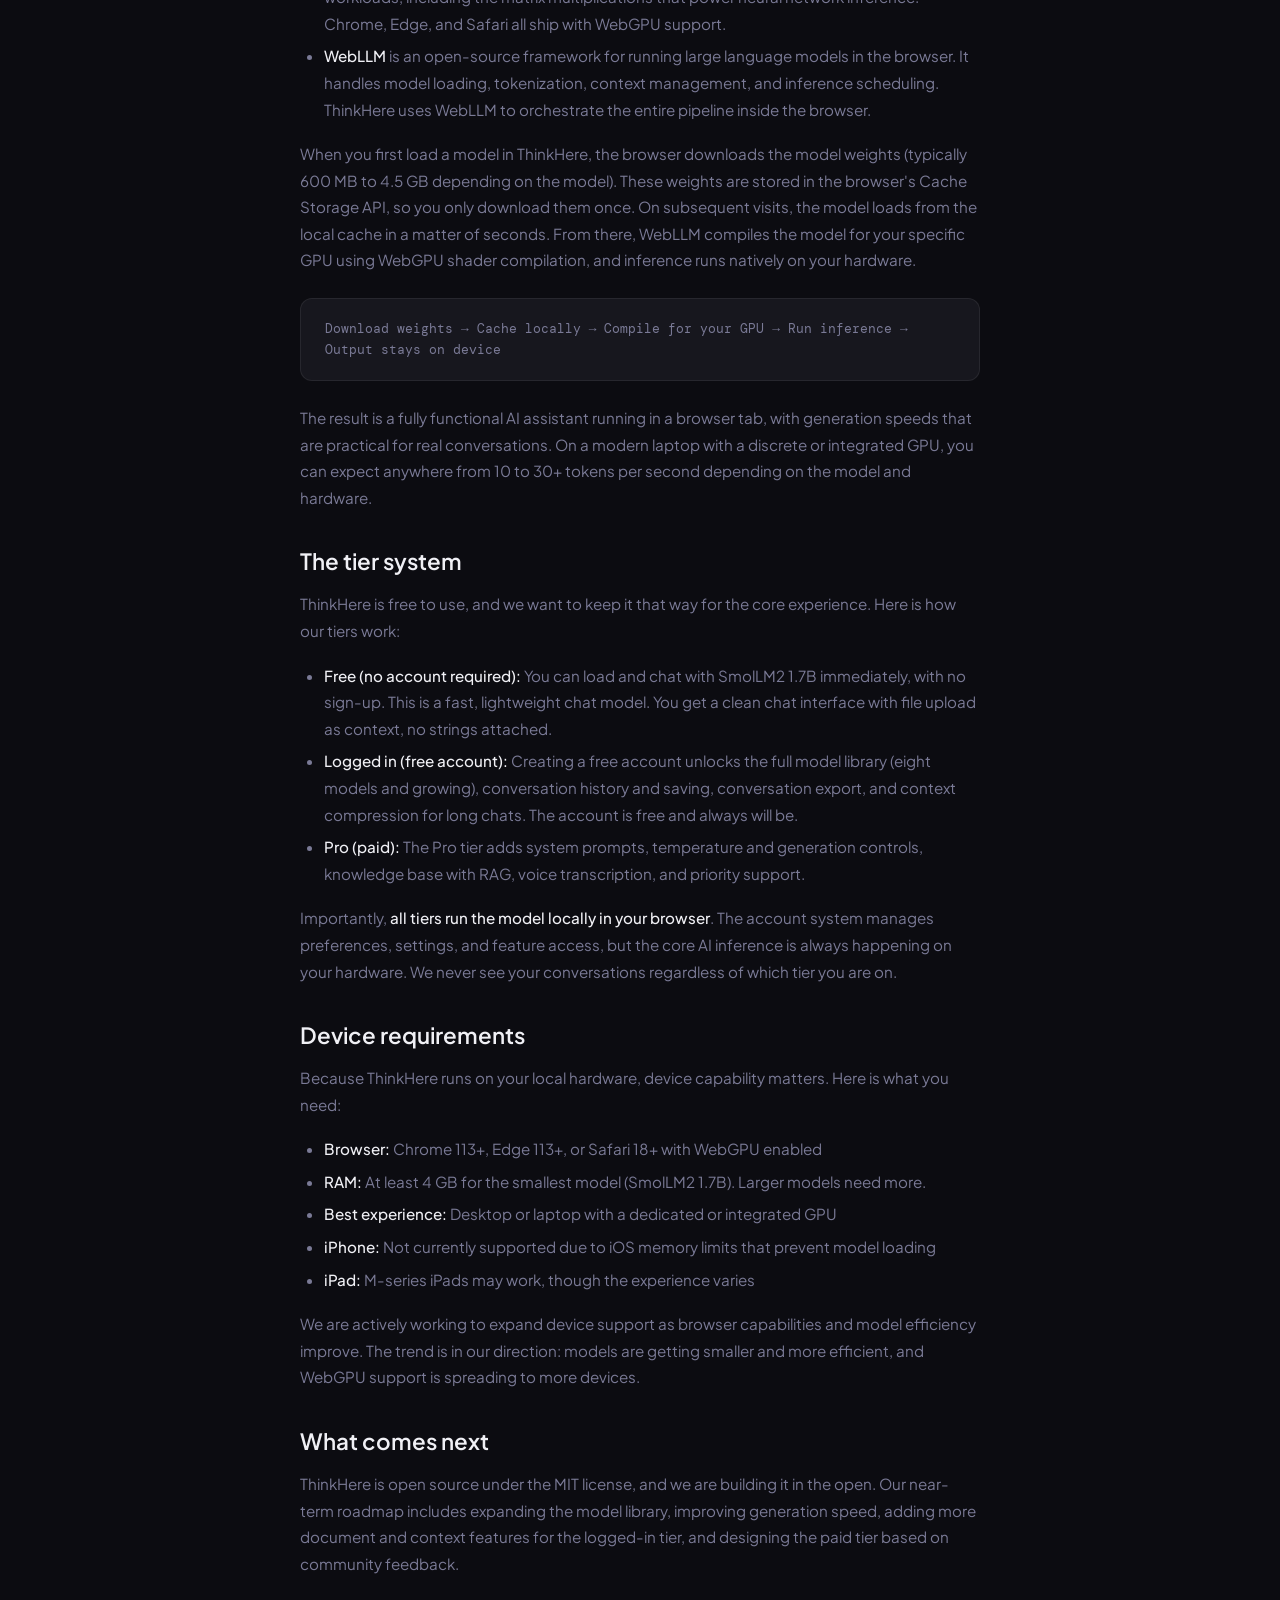
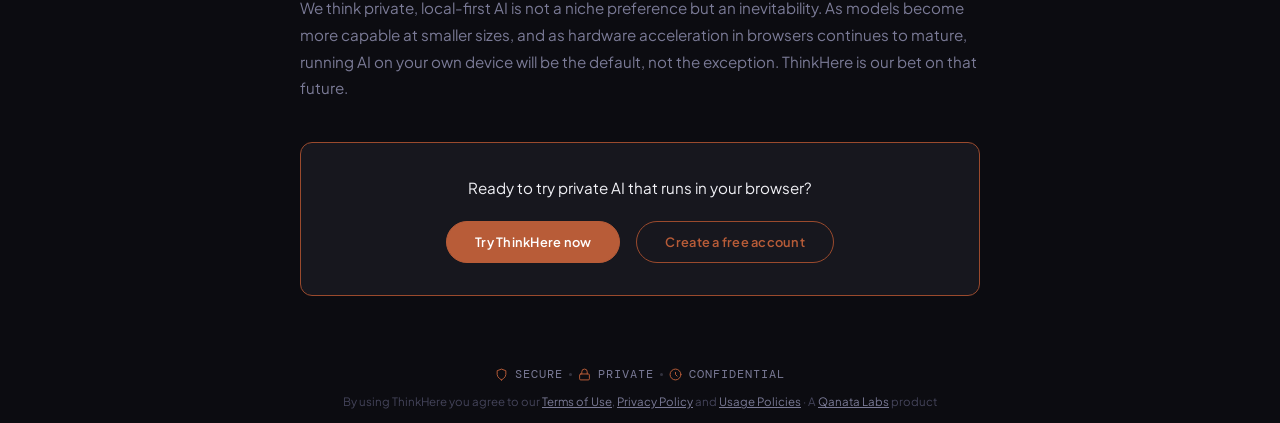
<file: blog.html>
<!DOCTYPE html>
<html lang="en" data-theme="dark">

<head>
  <meta charset="UTF-8">
  <meta name="viewport" content="width=device-width, initial-scale=1.0">
  <title>Blog — ThinkHere | Private AI in Your Browser</title>
  <meta name="description"
    content="News, updates, and technical deep dives from the ThinkHere team. Learn about in-browser AI, WebGPU, and private language models.">
  <meta property="og:title" content="Introducing ThinkHere — Private AI That Runs in Your Browser">
  <meta property="og:description"
    content="We built an AI chat tool that runs entirely in your browser. No cloud, no servers, no data collection. Here's why and how.">
  <meta property="og:type" content="article">
  <meta name="author" content="ThinkHere Team">
  <link rel="icon" type="image/svg+xml" href="favicon.svg">
  <link rel="preconnect" href="https://fonts.googleapis.com">
  <link
    href="https://fonts.googleapis.com/css2?family=Plus+Jakarta+Sans:ital,wght@0,300;0,400;0,500;0,600;0,700;1,400&family=DM+Mono:wght@300;400;500&display=swap"
    rel="stylesheet">
  <link rel="stylesheet" href="css/style.css">
  <style>
    /* ── Blog Page Styles ── */
    .page-wrap {
      max-width: 860px;
      margin: 0 auto;
      display: flex;
      flex-direction: column;
      min-height: 100dvh;
    }

    /* Top nav for content pages */
    .page-header {
      padding: 20px 24px 16px;
      border-bottom: 1px solid var(--border);
      display: flex;
      align-items: center;
      justify-content: space-between;
      flex-shrink: 0;
      background: var(--topbar-bg);
      backdrop-filter: blur(12px);
    }

    .page-header-logo {
      font-family: var(--font-sans);
      font-weight: 700;
      font-size: 1.25rem;
      letter-spacing: -0.03em;
      color: var(--text);
      text-decoration: none;
      display: flex;
      align-items: center;
      gap: 8px;
    }

    .page-header-right {
      display: flex;
      align-items: center;
      gap: 14px;
    }

    .page-nav {
      font-family: var(--font-mono);
      font-size: 0.7rem;
      color: var(--text-dim);
      text-decoration: none;
      letter-spacing: 0.03em;
      transition: color 0.2s ease;
    }

    .page-nav:hover {
      color: var(--accent);
    }

    .page-content {
      flex: 1;
      padding: 0 24px;
      overflow-y: auto;
    }

    /* Theme toggle for content pages */
    .page-theme-toggle {
      display: flex;
      align-items: center;
      background: var(--surface2);
      border: 1px solid var(--border-md);
      border-radius: 20px;
      padding: 3px;
    }

    .page-theme-btn {
      display: flex;
      align-items: center;
      gap: 4px;
      padding: 3px 10px;
      border-radius: 16px;
      border: none;
      background: transparent;
      color: var(--text-muted);
      font-family: var(--font-sans);
      font-size: 11px;
      font-weight: 500;
      cursor: pointer;
      transition: all 0.18s;
    }

    .page-theme-btn.active {
      background: var(--surface);
      color: var(--text);
      box-shadow: 0 1px 4px var(--shadow);
    }

    /* Blog index header */
    .blog-header {
      padding: 60px 0 40px;
      text-align: center;
    }

    .blog-header h1 {
      font-family: var(--font-sans);
      font-size: 2.2rem;
      font-weight: 300;
      margin-bottom: 12px;
      letter-spacing: -0.02em;
      color: var(--hero-h);
    }

    .blog-header p {
      color: var(--text-muted);
      font-size: 0.95rem;
    }

    /* Post card on index */
    .post-card {
      background: var(--surface);
      border: 1px solid var(--border);
      border-radius: var(--radius);
      padding: 32px;
      margin-bottom: 40px;
      transition: border-color 0.2s ease;
    }

    .post-card:hover {
      border-color: var(--border-md);
    }

    .post-meta {
      font-family: var(--font-mono);
      font-size: 0.7rem;
      color: var(--text-dim);
      letter-spacing: 0.06em;
      text-transform: uppercase;
      margin-bottom: 12px;
    }

    .post-card h2 {
      font-family: var(--font-sans);
      font-size: 1.5rem;
      font-weight: 600;
      margin-bottom: 14px;
      line-height: 1.3;
    }

    .post-card h2 a {
      color: var(--text);
      text-decoration: none;
      transition: color 0.2s ease;
    }

    .post-card h2 a:hover {
      color: var(--accent);
    }

    .post-excerpt {
      color: var(--text-muted);
      font-size: 0.9rem;
      line-height: 1.6;
      margin-bottom: 16px;
    }

    .read-more {
      font-family: var(--font-mono);
      font-size: 0.75rem;
      color: var(--accent);
      text-decoration: none;
      letter-spacing: 0.03em;
      transition: opacity 0.2s ease;
    }

    .read-more:hover {
      opacity: 0.8;
    }

    /* Full post */
    .post-full {
      max-width: 680px;
      margin: 0 auto;
      padding: 40px 0 60px;
    }

    .post-full .post-meta {
      margin-bottom: 16px;
    }

    .post-full h1 {
      font-family: var(--font-sans);
      font-size: 2rem;
      font-weight: 600;
      line-height: 1.25;
      margin-bottom: 32px;
      color: var(--hero-h);
    }

    .post-full h2 {
      font-family: var(--font-sans);
      font-size: 1.4rem;
      font-weight: 600;
      margin: 36px 0 16px;
      color: var(--text);
    }

    .post-full p {
      color: var(--text-muted);
      font-size: 0.95rem;
      line-height: 1.75;
      margin-bottom: 18px;
    }

    .post-full strong {
      color: var(--text);
      font-weight: 500;
    }

    .post-full a {
      color: var(--accent);
      text-decoration: none;
      transition: opacity 0.2s ease;
    }

    .post-full a:hover {
      opacity: 0.8;
    }

    .post-full .btn-primary {
      color: #fff;
    }

    .post-full ul {
      color: var(--text-muted);
      font-size: 0.95rem;
      line-height: 1.75;
      margin: 0 0 18px 24px;
    }

    .post-full li {
      margin-bottom: 6px;
    }

    .post-full .highlight {
      background: var(--surface);
      border: 1px solid var(--border);
      border-radius: var(--radius);
      padding: 20px 24px;
      margin: 24px 0;
      font-family: var(--font-mono);
      font-size: 0.8rem;
      color: var(--text-muted);
      line-height: 1.6;
    }

    /* CTA box */
    .post-cta {
      background: var(--surface);
      border: 1px solid var(--accent-dim);
      border-radius: var(--radius);
      padding: 32px;
      text-align: center;
      margin-top: 40px;
    }

    .post-cta p {
      color: var(--text);
      margin-bottom: 20px;
    }

    .post-cta .cta-buttons {
      display: flex;
      gap: 16px;
      justify-content: center;
      flex-wrap: wrap;
    }

    .btn-primary {
      display: inline-block;
      font-family: var(--font-sans);
      font-size: 0.8rem;
      font-weight: 600;
      letter-spacing: 0.02em;
      text-decoration: none;
      padding: 12px 28px;
      border-radius: 100px;
      color: #fff;
      background: var(--accent);
      border: 1px solid var(--accent);
      transition: all 0.2s ease;
    }

    .btn-primary:hover {
      background: #d4724e;
      border-color: #d4724e;
    }

    .btn-secondary {
      display: inline-block;
      font-family: var(--font-sans);
      font-size: 0.8rem;
      font-weight: 600;
      letter-spacing: 0.02em;
      text-decoration: none;
      padding: 12px 28px;
      border-radius: 100px;
      color: var(--accent);
      background: transparent;
      border: 1px solid var(--accent-dim);
      transition: all 0.2s ease;
    }

    .btn-secondary:hover {
      border-color: var(--accent);
      background: var(--accent-glow);
    }

    /* Footer */
    .page-footer {
      padding: 24px;
      border-top: 1px solid var(--border);
      text-align: center;
      font-family: var(--font-mono);
      font-size: 0.65rem;
      color: var(--text-dim);
      letter-spacing: 0.04em;
    }

    /* Responsive */
    @media (max-width: 680px) {
      .blog-header h1 {
        font-size: 1.8rem;
      }

      .post-full h1 {
        font-size: 1.6rem;
      }

      .post-card {
        padding: 24px;
      }

      .page-header {
        padding: 16px;
      }

      .page-header-right {
        gap: 8px;
      }
    }
  </style>
</head>

<body>

  <div class="page-wrap">
    <header class="page-header">
      <a class="page-header-logo" href="/">
        ThinkHere
      </a>
      <div class="page-header-right">
        <a class="page-nav" href="about.html">About</a>
        <a class="page-nav" href="blog.html">Blog</a>
        <a class="page-nav" href="guide.html">Guide</a>
        <a class="page-nav" href="pricing.html">Pricing</a>
        <div class="page-theme-toggle">
          <button class="page-theme-btn active" id="btn-dark" onclick="setTheme('dark')">
            <svg width="10" height="10" viewBox="0 0 24 24" fill="none">
              <path d="M21 12.79A9 9 0 1111.21 3a7 7 0 109.79 9.79z" stroke="currentColor" stroke-width="2"
                stroke-linecap="round" />
            </svg>
          </button>
          <button class="page-theme-btn" id="btn-light" onclick="setTheme('light')">
            <svg width="10" height="10" viewBox="0 0 24 24" fill="none">
              <circle cx="12" cy="12" r="4" stroke="currentColor" stroke-width="2" />
              <path
                d="M12 2v2M12 20v2M2 12h2M20 12h2M5.63 5.63l1.41 1.41M16.96 16.96l1.41 1.41M5.63 18.37l1.41-1.41M16.96 7.04l1.41-1.41"
                stroke="currentColor" stroke-width="2" stroke-linecap="round" />
            </svg>
          </button>
        </div>
        <a class="btn-top-ghost" href="#" onclick="signIn(); return false;">Sign In</a>
        <a class="btn-top-solid" href="https://app.thinkhere.ai/?mode=signup">Create Account</a>
      </div>
    </header>

    <div class="page-content">

      <!-- Blog Header -->
      <div class="blog-header">
        <h1>Blog</h1>
        <p>Updates, announcements, and technical deep dives from the ThinkHere team.</p>
      </div>

      <!-- Post Preview Card -->
      <article class="post-card">
        <div class="post-meta">March 2026</div>
        <h2><a href="#post-launch">Introducing ThinkHere &mdash; Private AI That Runs in Your Browser</a></h2>
        <p class="post-excerpt">We built an AI assistant that runs entirely on your hardware. No cloud servers, no data
          collection, no API keys. Here is why we think local-first AI matters, and how we made it work with WebGPU and
          WebLLM.</p>
        <a class="read-more" href="#post-launch">Read more &rarr;</a>
      </article>

      <!-- Full Post -->
      <article class="post-full" id="post-launch">
        <div class="post-meta">March 2026 &middot; 5 min read</div>
        <h1>Introducing ThinkHere &mdash; Private AI That Runs in Your Browser</h1>

        <p>Today we are launching <strong>ThinkHere</strong>, an AI chat application that runs entirely in your web
          browser. There is no server processing your prompts, no cloud storing your conversations, and no company
          reading your data. When you use ThinkHere, the language model runs on your own hardware, and your words never
          leave your device.</p>

        <p>We believe this is how AI tools should work by default. And thanks to recent advances in browser technology,
          it is now practical to deliver that experience without asking users to install anything at all.</p>

        <h2>The privacy problem with cloud AI</h2>

        <p>Most AI chat tools work the same way: you type a prompt, it gets sent to a server, a model generates a
          response, and the server sends it back. Along the way, your prompt is transmitted over the internet, processed
          on hardware you do not control, and often stored in logs you cannot access or delete.</p>

        <p>For casual questions, this might feel acceptable. But the moment you ask an AI to help with medical
          information, legal documents, financial planning, personal journal entries, or proprietary business data, the
          calculus changes entirely. You are trusting a third party with sensitive information, often without a clear
          understanding of how that data will be retained, used for training, or shared.</p>

        <p>ThinkHere eliminates this tradeoff. <strong>Your prompts and responses never leave the browser tab.</strong>
          There is no network request carrying your conversation to a remote server. The model weights are downloaded
          once and cached locally, and every inference operation runs on your device's GPU via WebGPU. If you close the
          tab, the conversation exists nowhere but in your browser's local storage.</p>

        <h2>How in-browser AI actually works</h2>

        <p>Running a language model in a browser tab sounds improbable, but the underlying technology is mature and
          well-supported. ThinkHere is built on two key pieces of infrastructure:</p>

        <ul>
          <li><strong>WebGPU</strong> is a modern browser API that provides low-level access to the GPU. Unlike WebGL,
            which was designed for graphics rendering, WebGPU is built for general-purpose compute workloads, including
            the matrix multiplications that power neural network inference. Chrome, Edge, and Safari all ship with
            WebGPU support.</li>
          <li><strong>WebLLM</strong> is an open-source framework for running large language models in the browser.
            It handles model loading, tokenization, context management, and inference scheduling.
            ThinkHere uses WebLLM to orchestrate the entire pipeline inside the browser.</li>
        </ul>

        <p>When you first load a model in ThinkHere, the browser downloads the model weights (typically 600 MB to 4.5 GB
          depending on the model). These weights are stored in the browser's Cache Storage API, so you only download
          them once. On subsequent visits, the model loads from the local cache in a matter of seconds. From there,
          WebLLM compiles the model for your specific GPU using WebGPU shader compilation, and inference runs
          natively on your hardware.</p>

        <div class="highlight">
          Download weights &rarr; Cache locally &rarr; Compile for your GPU &rarr; Run inference &rarr; Output stays on
          device
        </div>

        <p>The result is a fully functional AI assistant running in a browser tab, with generation speeds that are
          practical for real conversations. On a modern laptop with a discrete or integrated GPU, you can expect
          anywhere from 10 to 30+ tokens per second depending on the model and hardware.</p>

        <h2>The tier system</h2>

        <p>ThinkHere is free to use, and we want to keep it that way for the core experience. Here is how our tiers
          work:</p>

        <ul>
          <li><strong>Free (no account required):</strong> You can load and chat with SmolLM2 1.7B immediately, with no
            sign-up. This is a fast, lightweight chat model. You get a clean chat interface with
            file upload as context, no strings attached.</li>
          <li><strong>Logged in (free account):</strong> Creating a free account unlocks the full model library (eight
            models and growing), conversation history and saving, conversation export, and context compression for long
            chats. The account is free and always will be.</li>
          <li><strong>Pro (paid):</strong> The Pro tier adds system prompts, temperature and generation controls,
            knowledge base with RAG, voice transcription, and priority support.</li>
        </ul>

        <p>Importantly, <strong>all tiers run the model locally in your browser</strong>. The account system manages
          preferences, settings, and feature access, but the core AI inference is always happening on your hardware. We
          never see your conversations regardless of which tier you are on.</p>

        <h2>Device requirements</h2>

        <p>Because ThinkHere runs on your local hardware, device capability matters. Here is what you need:</p>

        <ul>
          <li><strong>Browser:</strong> Chrome 113+, Edge 113+, or Safari 18+ with WebGPU enabled</li>
          <li><strong>RAM:</strong> At least 4 GB for the smallest model (SmolLM2 1.7B). Larger models need more.</li>
          <li><strong>Best experience:</strong> Desktop or laptop with a dedicated or integrated GPU</li>
          <li><strong>iPhone:</strong> Not currently supported due to iOS memory limits that prevent model loading</li>
          <li><strong>iPad:</strong> M-series iPads may work, though the experience varies</li>
        </ul>

        <p>We are actively working to expand device support as browser capabilities and model efficiency improve. The
          trend is in our direction: models are getting smaller and more efficient, and WebGPU support is spreading to
          more devices.</p>

        <h2>What comes next</h2>

        <p>ThinkHere is open source under the MIT license, and we are building it in the open. Our near-term roadmap
          includes expanding the model library, improving generation speed, adding more document and context features
          for the logged-in tier, and designing the paid tier based on community feedback.</p>

        <p>We think private, local-first AI is not a niche preference but an inevitability. As models become more
          capable at smaller sizes, and as hardware acceleration in browsers continues to mature, running AI on your own
          device will be the default, not the exception. ThinkHere is our bet on that future.</p>

        <div class="post-cta">
          <p>Ready to try private AI that runs in your browser?</p>
          <div class="cta-buttons">
            <a class="btn-primary" href="index.html">Try ThinkHere now</a>
            <a class="btn-secondary" href="#" onclick="signUp(); return false;">Create a free account</a>
          </div>
        </div>

      </article>

    </div>

    <div class="footer-trust">
      <span class="trust-pill">
        <svg viewBox="0 0 24 24">
          <path d="M12 22s8-4 8-10V5l-8-3-8 3v7c0 6 8 10 8 10z" />
        </svg>
        Secure
      </span>
      <span class="trust-dot"></span>
      <span class="trust-pill">
        <svg viewBox="0 0 24 24">
          <rect x="3" y="11" width="18" height="11" rx="2" />
          <path d="M7 11V7a5 5 0 0 1 10 0v4" />
        </svg>
        Private
      </span>
      <span class="trust-dot"></span>
      <span class="trust-pill">
        <svg viewBox="0 0 24 24">
          <circle cx="12" cy="12" r="10" />
          <path d="M12 8v4l3 3" />
        </svg>
        Confidential
      </span>
    </div>
    <p class="legal">
      By using ThinkHere you agree to our <a href="terms.html">Terms of Use</a>, <a href="privacy.html">Privacy
        Policy</a> and <a href="usage.html">Usage Policies</a> &middot; A <a href="https://www.qanatalabs.com"
        target="_blank" rel="noopener">Qanata Labs</a> product
    </p>
  </div>

  <script>
    function setTheme(t) {
      document.documentElement.setAttribute('data-theme', t);
      document.getElementById('btn-dark').classList.toggle('active', t === 'dark');
      document.getElementById('btn-light').classList.toggle('active', t === 'light');
      var strokeCol = t === 'light' ? '#9a9a9a' : '#f4f1eb';
      document.querySelectorAll('.ql-stroke').forEach(function (el) { el.setAttribute('stroke', strokeCol); });
      localStorage.setItem('thinkhere-theme', t);
    }
    (function () {
      var saved = localStorage.getItem('thinkhere-theme');
      if (saved) setTheme(saved);
    })();
  </script>
  <script type="module" src="js/auth.js"></script>
</body>

</html>
</file>
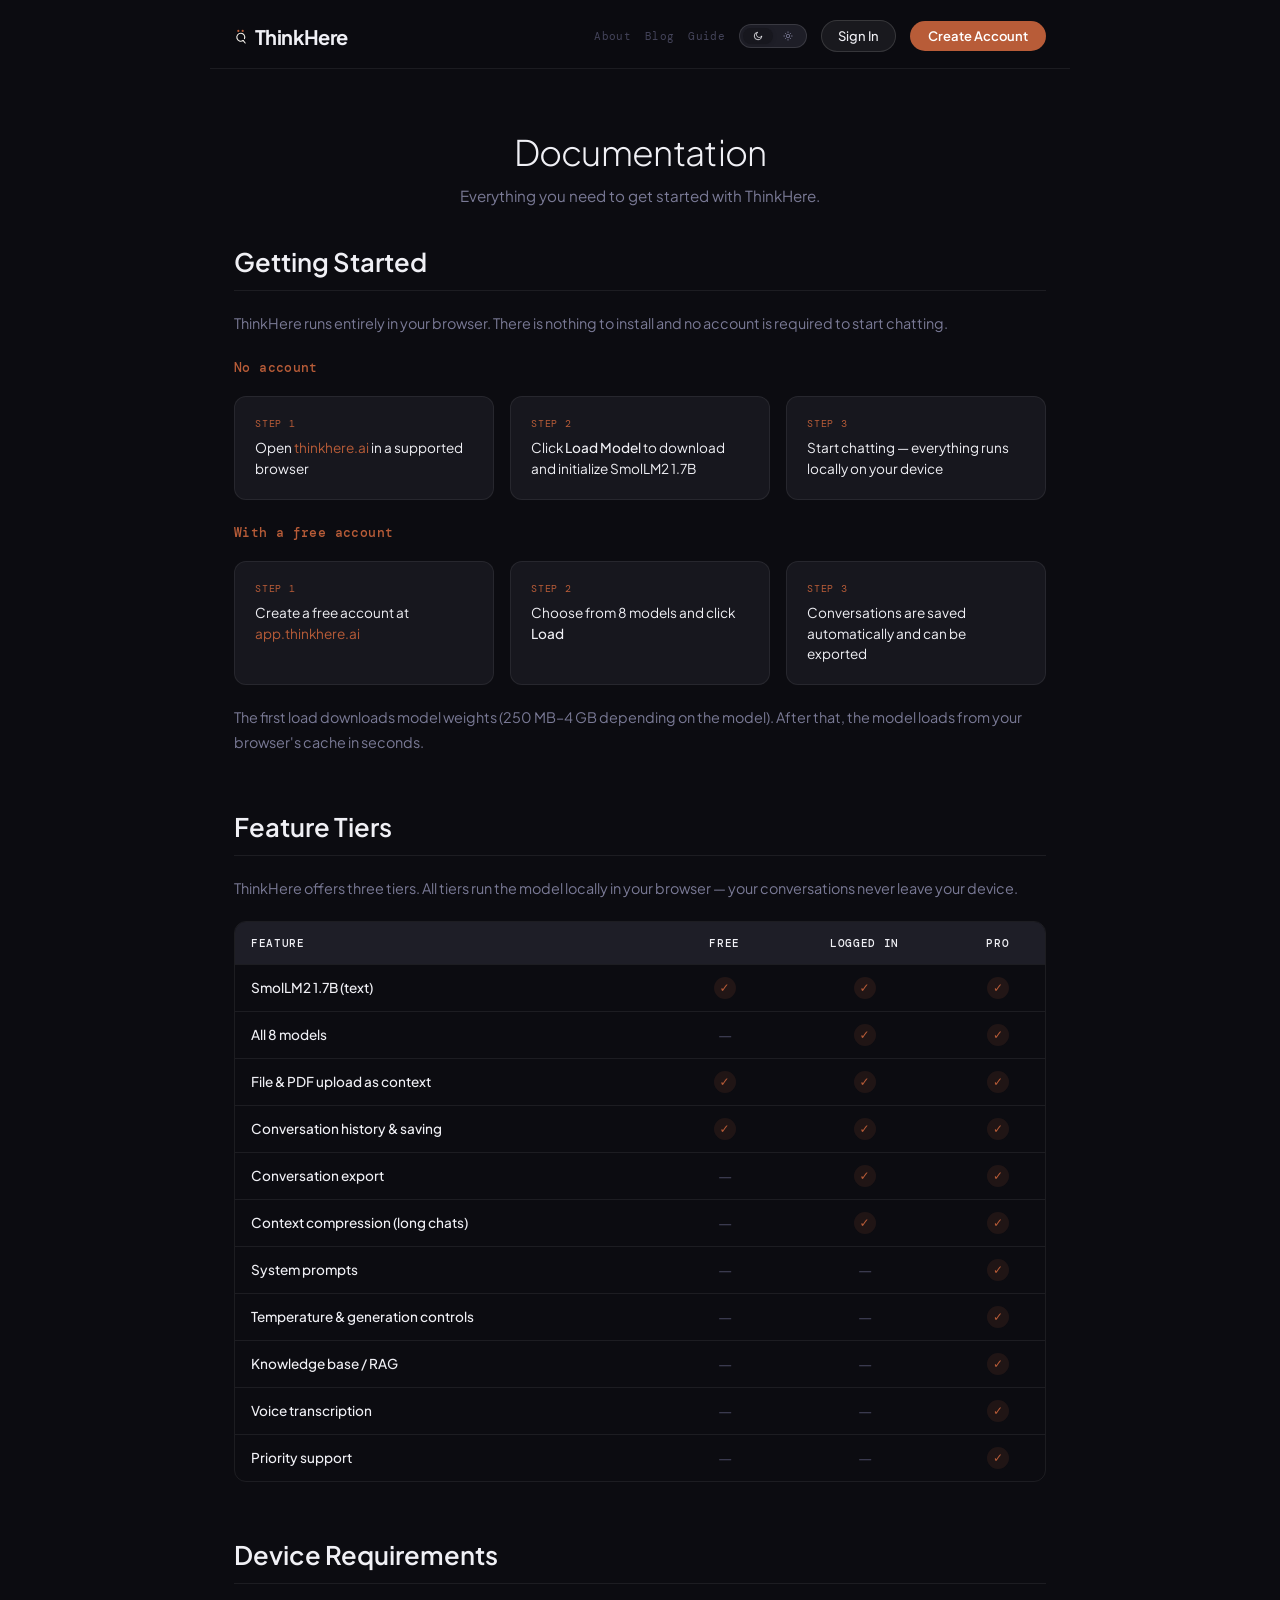
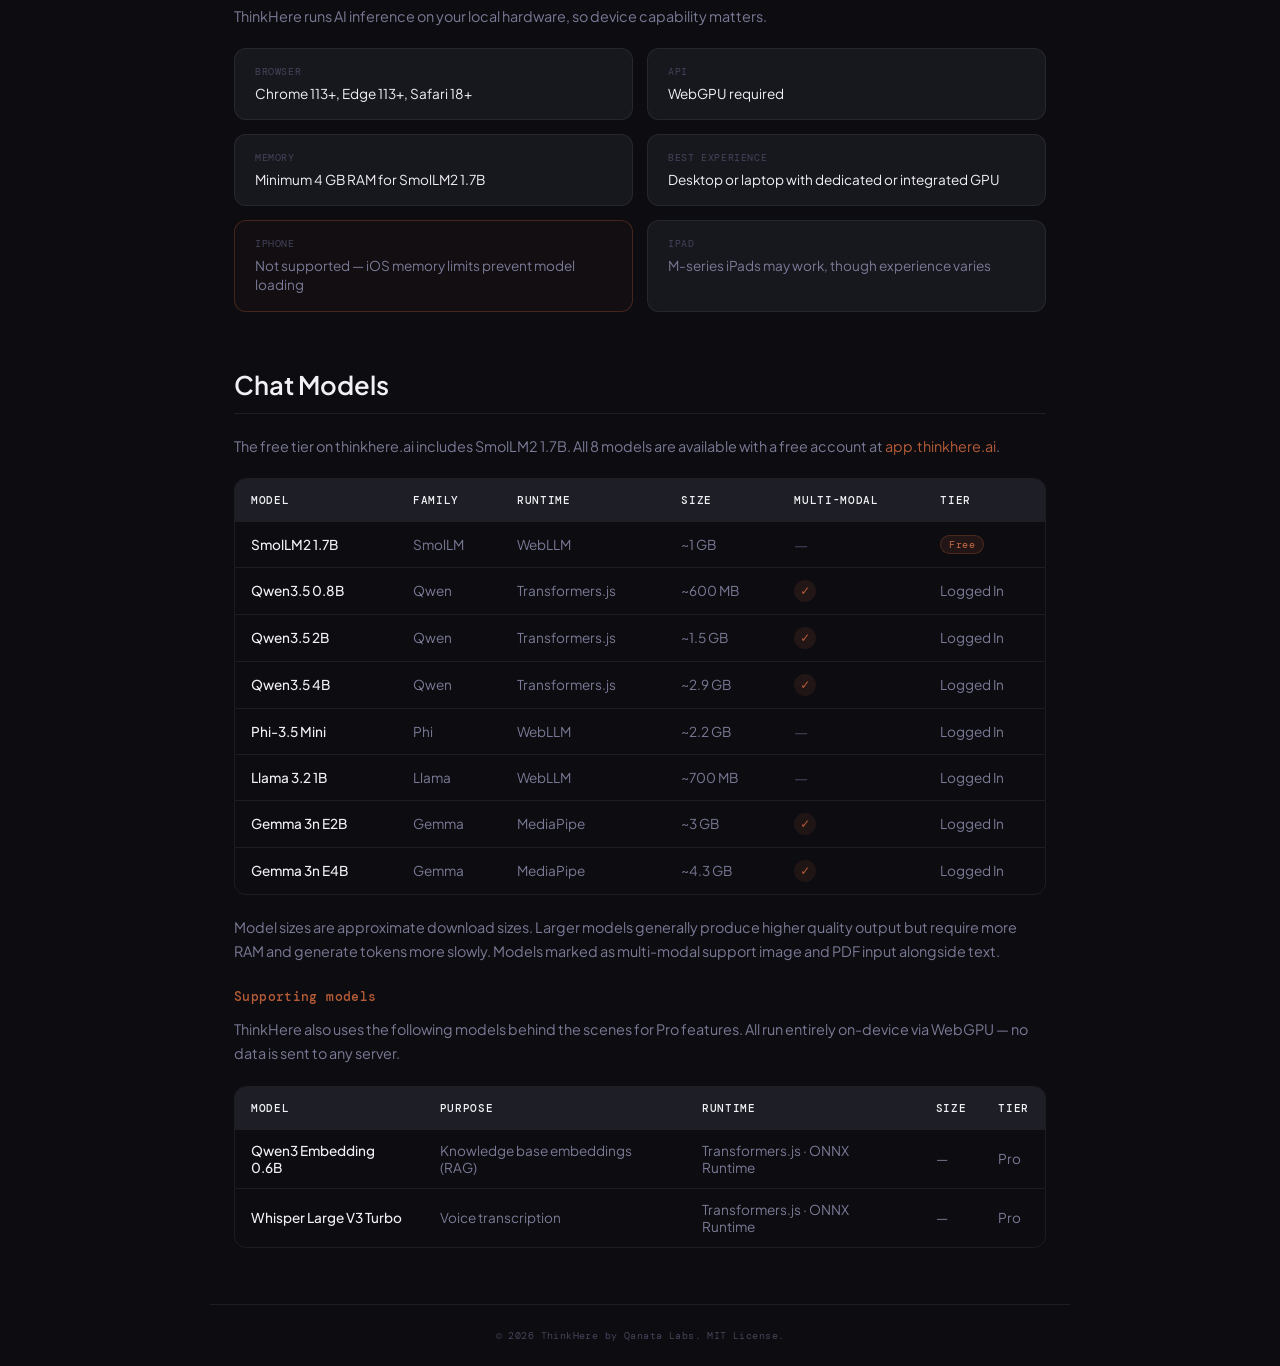
<file: docs.html>
<!DOCTYPE html>
<html lang="en" data-theme="dark">

<head>
  <meta charset="UTF-8">
  <meta name="viewport" content="width=device-width, initial-scale=1.0">
  <title>Guide — ThinkHere | Private AI in Your Browser</title>
  <meta name="description"
    content="Documentation for ThinkHere. Getting started, feature tiers, device requirements, and available models.">
  <link rel="icon" type="image/svg+xml" href="favicon.svg">
  <link rel="preconnect" href="https://fonts.googleapis.com">
  <link
    href="https://fonts.googleapis.com/css2?family=Plus+Jakarta+Sans:ital,wght@0,300;0,400;0,500;0,600;0,700;1,400&family=DM+Mono:wght@300;400;500&display=swap"
    rel="stylesheet">
  <link rel="stylesheet" href="css/style.css">
  <style>
    /* ── Docs Page Styles ── */
    .page-wrap {
      max-width: 860px;
      margin: 0 auto;
      display: flex;
      flex-direction: column;
      min-height: 100dvh;
    }

    /* Top nav for content pages */
    .page-header {
      padding: 20px 24px 16px;
      border-bottom: 1px solid var(--border);
      display: flex;
      align-items: center;
      justify-content: space-between;
      flex-shrink: 0;
      background: var(--topbar-bg);
      backdrop-filter: blur(12px);
    }

    .page-header-logo {
      font-family: var(--font-sans);
      font-weight: 700;
      font-size: 1.25rem;
      letter-spacing: -0.03em;
      color: var(--text);
      text-decoration: none;
      display: flex;
      align-items: center;
      gap: 8px;
    }

    .page-header-right {
      display: flex;
      align-items: center;
      gap: 14px;
    }

    .page-nav {
      font-family: var(--font-mono);
      font-size: 0.7rem;
      color: var(--text-dim);
      text-decoration: none;
      letter-spacing: 0.03em;
      transition: color 0.2s ease;
    }

    .page-nav:hover {
      color: var(--accent);
    }

    .page-content {
      flex: 1;
      padding: 0 24px;
      overflow-y: auto;
    }

    /* Theme toggle for content pages */
    .page-theme-toggle {
      display: flex;
      align-items: center;
      background: var(--surface2);
      border: 1px solid var(--border-md);
      border-radius: 20px;
      padding: 3px;
    }

    .page-theme-btn {
      display: flex;
      align-items: center;
      gap: 4px;
      padding: 3px 10px;
      border-radius: 16px;
      border: none;
      background: transparent;
      color: var(--text-muted);
      font-family: var(--font-sans);
      font-size: 11px;
      font-weight: 500;
      cursor: pointer;
      transition: all 0.18s;
    }

    .page-theme-btn.active {
      background: var(--surface);
      color: var(--text);
      box-shadow: 0 1px 4px var(--shadow);
    }

    /* Docs header */
    .docs-header {
      padding: 60px 0 40px;
      text-align: center;
    }

    .docs-header h1 {
      font-family: var(--font-sans);
      font-size: 2.2rem;
      font-weight: 300;
      margin-bottom: 12px;
      letter-spacing: -0.02em;
      color: var(--hero-h);
    }

    .docs-header p {
      color: var(--text-muted);
      font-size: 0.95rem;
    }

    /* Sections */
    .docs-section {
      margin-bottom: 56px;
    }

    .docs-section h2 {
      font-family: var(--font-sans);
      font-size: 1.6rem;
      font-weight: 600;
      margin-bottom: 20px;
      padding-bottom: 12px;
      border-bottom: 1px solid var(--border);
      color: var(--hero-h);
    }

    .docs-section h3 {
      font-family: var(--font-mono);
      font-size: 0.8rem;
      font-weight: 500;
      color: var(--accent);
      letter-spacing: 0.03em;
      margin: 24px 0 12px;
    }

    .docs-section p {
      color: var(--text-muted);
      font-size: 0.9rem;
      line-height: 1.7;
      margin-bottom: 14px;
    }

    .docs-section ul {
      color: var(--text-muted);
      font-size: 0.9rem;
      line-height: 1.7;
      margin: 0 0 14px 20px;
    }

    .docs-section li {
      margin-bottom: 6px;
    }

    .docs-section strong {
      color: var(--text);
      font-weight: 500;
    }

    /* Getting started steps */
    .steps {
      display: flex;
      gap: 16px;
      margin: 20px 0;
      flex-wrap: wrap;
    }

    .step {
      background: var(--surface);
      border: 1px solid var(--border);
      border-radius: var(--radius);
      padding: 20px;
      flex: 1;
      min-width: 160px;
    }

    .step-num {
      font-family: var(--font-mono);
      font-size: 0.65rem;
      color: var(--accent);
      letter-spacing: 0.08em;
      text-transform: uppercase;
      margin-bottom: 8px;
    }

    .step-text {
      font-size: 0.85rem;
      color: var(--text);
      line-height: 1.5;
    }

    /* Tier comparison table */
    .tier-table-wrap {
      overflow-x: auto;
      margin: 20px 0;
      border: 1px solid var(--border);
      border-radius: var(--radius);
    }

    .tier-table {
      width: 100%;
      border-collapse: collapse;
      font-size: 0.85rem;
      min-width: 560px;
    }

    .tier-table thead {
      background: var(--surface2);
    }

    .tier-table th {
      font-family: var(--font-mono);
      font-size: 0.7rem;
      font-weight: 500;
      letter-spacing: 0.06em;
      text-transform: uppercase;
      color: var(--text);
      padding: 14px 16px;
      text-align: left;
      border-bottom: 1px solid var(--border);
    }

    .tier-table th:not(:first-child) {
      text-align: center;
    }

    .tier-table td {
      padding: 12px 16px;
      border-bottom: 1px solid var(--border);
      color: var(--text-muted);
    }

    .tier-table td:not(:first-child) {
      text-align: center;
    }

    .tier-table tbody tr:last-child td {
      border-bottom: none;
    }

    .tier-table tbody tr:hover {
      background: var(--surface);
    }

    .tier-table .feature-name {
      font-weight: 500;
      color: var(--text);
    }

    /* Checkmark and dash */
    .check {
      display: inline-flex;
      align-items: center;
      justify-content: center;
      width: 22px;
      height: 22px;
      border-radius: 50%;
      background: rgba(184, 92, 56, 0.12);
      color: var(--accent);
      font-size: 0.75rem;
      font-weight: 600;
    }

    .dash {
      color: var(--text-dim);
      font-size: 1rem;
    }

    /* Device requirements */
    .req-grid {
      display: grid;
      grid-template-columns: repeat(2, 1fr);
      gap: 14px;
      margin: 20px 0;
    }

    .req-item {
      background: var(--surface);
      border: 1px solid var(--border);
      border-radius: var(--radius);
      padding: 16px 20px;
    }

    .req-item.warning {
      border-color: rgba(184, 92, 56, 0.3);
      background: rgba(184, 92, 56, 0.04);
    }

    .req-label {
      font-family: var(--font-mono);
      font-size: 0.65rem;
      color: var(--text-dim);
      letter-spacing: 0.06em;
      text-transform: uppercase;
      margin-bottom: 6px;
    }

    .req-value {
      font-size: 0.85rem;
      color: var(--text);
      line-height: 1.4;
    }

    .req-value.dim {
      color: var(--text-muted);
    }

    /* Models table */
    .models-table-wrap {
      overflow-x: auto;
      margin: 20px 0;
      border: 1px solid var(--border);
      border-radius: var(--radius);
    }

    .models-table {
      width: 100%;
      border-collapse: collapse;
      font-size: 0.85rem;
      min-width: 480px;
    }

    .models-table thead {
      background: var(--surface2);
    }

    .models-table th {
      font-family: var(--font-mono);
      font-size: 0.7rem;
      font-weight: 500;
      letter-spacing: 0.06em;
      text-transform: uppercase;
      color: var(--text);
      padding: 14px 16px;
      text-align: left;
      border-bottom: 1px solid var(--border);
    }

    .models-table td {
      padding: 12px 16px;
      border-bottom: 1px solid var(--border);
      color: var(--text-muted);
    }

    .models-table tbody tr:last-child td {
      border-bottom: none;
    }

    .models-table tbody tr:hover {
      background: var(--surface);
    }

    .models-table .model-name {
      font-weight: 500;
      color: var(--text);
    }

    .tag {
      display: inline-block;
      font-family: var(--font-mono);
      font-size: 0.6rem;
      letter-spacing: 0.04em;
      padding: 2px 8px;
      border-radius: 100px;
      background: var(--pill-bg);
      color: var(--pill-text);
      border: 1px solid var(--pill-border);
    }

    .tag.free {
      background: var(--pill-bg);
      color: var(--pill-text);
    }

    /* Footer */
    .page-footer {
      padding: 24px;
      border-top: 1px solid var(--border);
      text-align: center;
      font-family: var(--font-mono);
      font-size: 0.65rem;
      color: var(--text-dim);
      letter-spacing: 0.04em;
    }

    /* Responsive */
    @media (max-width: 680px) {
      .docs-header h1 {
        font-size: 1.8rem;
      }

      .req-grid {
        grid-template-columns: 1fr;
      }

      .steps {
        flex-direction: column;
      }

      .page-header {
        padding: 16px;
      }

      .page-header-right {
        gap: 8px;
      }
    }
  </style>
</head>

<body>

  <div class="page-wrap">
    <header class="page-header">
      <a class="page-header-logo" href="/">
        <svg width="13" height="15" viewBox="0 0 72 80" fill="none">
          <circle cx="24" cy="9" r="6" fill="#b85c38" />
          <circle cx="48" cy="9" r="6" fill="#b85c38" />
          <path d="M 58,52 A 22,22 0 1 0 50,62" stroke="#f4f1eb" stroke-width="6" fill="none" stroke-linecap="round"
            class="ql-stroke" />
          <line x1="50" y1="62" x2="62" y2="76" stroke="#f4f1eb" stroke-width="6" stroke-linecap="round"
            class="ql-stroke" />
        </svg>
        ThinkHere
      </a>
      <div class="page-header-right">
        <a class="page-nav" href="about.html">About</a>
        <a class="page-nav" href="blog.html">Blog</a>
        <a class="page-nav" href="docs.html">Guide</a>
        <div class="page-theme-toggle">
          <button class="page-theme-btn active" id="btn-dark" onclick="setTheme('dark')">
            <svg width="10" height="10" viewBox="0 0 24 24" fill="none">
              <path d="M21 12.79A9 9 0 1111.21 3a7 7 0 109.79 9.79z" stroke="currentColor" stroke-width="2"
                stroke-linecap="round" />
            </svg>
          </button>
          <button class="page-theme-btn" id="btn-light" onclick="setTheme('light')">
            <svg width="10" height="10" viewBox="0 0 24 24" fill="none">
              <circle cx="12" cy="12" r="4" stroke="currentColor" stroke-width="2" />
              <path
                d="M12 2v2M12 20v2M2 12h2M20 12h2M5.63 5.63l1.41 1.41M16.96 16.96l1.41 1.41M5.63 18.37l1.41-1.41M16.96 7.04l1.41-1.41"
                stroke="currentColor" stroke-width="2" stroke-linecap="round" />
            </svg>
          </button>
        </div>
        <a class="btn-top-ghost" href="#" onclick="signIn(); return false;">Sign In</a>
        <a class="btn-top-solid" href="https://app.thinkhere.ai/?mode=signup">Create Account</a>
      </div>
    </header>

    <div class="page-content">

      <!-- Docs Header -->
      <div class="docs-header">
        <h1>Documentation</h1>
        <p>Everything you need to get started with ThinkHere.</p>
      </div>

      <!-- Getting Started -->
      <section class="docs-section">
        <h2>Getting Started</h2>
        <p>ThinkHere runs entirely in your browser. There is nothing to install and no account is required to start
          chatting.</p>

        <h3>No account</h3>
        <div class="steps">
          <div class="step">
            <div class="step-num">Step 1</div>
            <div class="step-text">Open <a href="/"
                style="color: var(--accent); text-decoration: none;">thinkhere.ai</a> in a supported browser</div>
          </div>
          <div class="step">
            <div class="step-num">Step 2</div>
            <div class="step-text">Click <strong>Load Model</strong> to download and initialize SmolLM2 1.7B</div>
          </div>
          <div class="step">
            <div class="step-num">Step 3</div>
            <div class="step-text">Start chatting &mdash; everything runs locally on your device</div>
          </div>
        </div>

        <h3>With a free account</h3>
        <div class="steps">
          <div class="step">
            <div class="step-num">Step 1</div>
            <div class="step-text">Create a free account at <a href="https://app.thinkhere.ai"
                style="color: var(--accent); text-decoration: none;">app.thinkhere.ai</a></div>
          </div>
          <div class="step">
            <div class="step-num">Step 2</div>
            <div class="step-text">Choose from 8 models and click <strong>Load</strong></div>
          </div>
          <div class="step">
            <div class="step-num">Step 3</div>
            <div class="step-text">Conversations are saved automatically and can be exported</div>
          </div>
        </div>

        <p>The first load downloads model weights (250 MB&ndash;4 GB depending on the model). After that, the model
          loads from your browser's cache in seconds.</p>
      </section>

      <!-- Tier Comparison -->
      <section class="docs-section">
        <h2>Feature Tiers</h2>
        <p>ThinkHere offers three tiers. All tiers run the model locally in your browser &mdash; your conversations
          never leave your device.</p>

        <div class="tier-table-wrap">
          <table class="tier-table">
            <thead>
              <tr>
                <th>Feature</th>
                <th>Free</th>
                <th>Logged In</th>
                <th>Pro</th>
              </tr>
            </thead>
            <tbody>
              <tr>
                <td class="feature-name">SmolLM2 1.7B (text)</td>
                <td><span class="check">&#10003;</span></td>
                <td><span class="check">&#10003;</span></td>
                <td><span class="check">&#10003;</span></td>
              </tr>
              <tr>
                <td class="feature-name">All 8 models</td>
                <td><span class="dash">&mdash;</span></td>
                <td><span class="check">&#10003;</span></td>
                <td><span class="check">&#10003;</span></td>
              </tr>
              <tr>
                <td class="feature-name">File &amp; PDF upload as context</td>
                <td><span class="check">&#10003;</span></td>
                <td><span class="check">&#10003;</span></td>
                <td><span class="check">&#10003;</span></td>
              </tr>
              <tr>
                <td class="feature-name">Conversation history &amp; saving</td>
                <td><span class="check">&#10003;</span></td>
                <td><span class="check">&#10003;</span></td>
                <td><span class="check">&#10003;</span></td>
              </tr>
              <tr>
                <td class="feature-name">Conversation export</td>
                <td><span class="dash">&mdash;</span></td>
                <td><span class="check">&#10003;</span></td>
                <td><span class="check">&#10003;</span></td>
              </tr>
              <tr>
                <td class="feature-name">Context compression (long chats)</td>
                <td><span class="dash">&mdash;</span></td>
                <td><span class="check">&#10003;</span></td>
                <td><span class="check">&#10003;</span></td>
              </tr>
              <tr>
                <td class="feature-name">System prompts</td>
                <td><span class="dash">&mdash;</span></td>
                <td><span class="dash">&mdash;</span></td>
                <td><span class="check">&#10003;</span></td>
              </tr>
              <tr>
                <td class="feature-name">Temperature &amp; generation controls</td>
                <td><span class="dash">&mdash;</span></td>
                <td><span class="dash">&mdash;</span></td>
                <td><span class="check">&#10003;</span></td>
              </tr>
              <tr>
                <td class="feature-name">Knowledge base / RAG</td>
                <td><span class="dash">&mdash;</span></td>
                <td><span class="dash">&mdash;</span></td>
                <td><span class="check">&#10003;</span></td>
              </tr>
              <tr>
                <td class="feature-name">Voice transcription</td>
                <td><span class="dash">&mdash;</span></td>
                <td><span class="dash">&mdash;</span></td>
                <td><span class="check">&#10003;</span></td>
              </tr>
              <tr>
                <td class="feature-name">Priority support</td>
                <td><span class="dash">&mdash;</span></td>
                <td><span class="dash">&mdash;</span></td>
                <td><span class="check">&#10003;</span></td>
              </tr>
            </tbody>
          </table>
        </div>
      </section>

      <!-- Device Requirements -->
      <section class="docs-section">
        <h2>Device Requirements</h2>
        <p>ThinkHere runs AI inference on your local hardware, so device capability matters.</p>

        <div class="req-grid">
          <div class="req-item">
            <div class="req-label">Browser</div>
            <div class="req-value">Chrome 113+, Edge 113+, Safari 18+</div>
          </div>
          <div class="req-item">
            <div class="req-label">API</div>
            <div class="req-value">WebGPU required</div>
          </div>
          <div class="req-item">
            <div class="req-label">Memory</div>
            <div class="req-value">Minimum 4 GB RAM for SmolLM2 1.7B</div>
          </div>
          <div class="req-item">
            <div class="req-label">Best Experience</div>
            <div class="req-value">Desktop or laptop with dedicated or integrated GPU</div>
          </div>
          <div class="req-item warning">
            <div class="req-label">iPhone</div>
            <div class="req-value dim">Not supported &mdash; iOS memory limits prevent model loading</div>
          </div>
          <div class="req-item">
            <div class="req-label">iPad</div>
            <div class="req-value dim">M-series iPads may work, though experience varies</div>
          </div>
        </div>
      </section>

      <!-- Models -->
      <section class="docs-section">
        <h2>Chat Models</h2>
        <p>The free tier on thinkhere.ai includes SmolLM2 1.7B. All 8 models are available with a free account at <a
            href="https://app.thinkhere.ai" style="color: var(--accent); text-decoration: none;">app.thinkhere.ai</a>.
        </p>

        <div class="models-table-wrap">
          <table class="models-table">
            <thead>
              <tr>
                <th>Model</th>
                <th>Family</th>
                <th>Runtime</th>
                <th>Size</th>
                <th>Multi-modal</th>
                <th>Tier</th>
              </tr>
            </thead>
            <tbody>
              <tr>
                <td class="model-name">SmolLM2 1.7B</td>
                <td>SmolLM</td>
                <td>WebLLM</td>
                <td>~1 GB</td>
                <td><span class="dash">&mdash;</span></td>
                <td><span class="tag free">Free</span></td>
              </tr>
              <tr>
                <td class="model-name">Qwen3.5 0.8B</td>
                <td>Qwen</td>
                <td>Transformers.js</td>
                <td>~600 MB</td>
                <td><span class="check">&#10003;</span></td>
                <td>Logged In</td>
              </tr>
              <tr>
                <td class="model-name">Qwen3.5 2B</td>
                <td>Qwen</td>
                <td>Transformers.js</td>
                <td>~1.5 GB</td>
                <td><span class="check">&#10003;</span></td>
                <td>Logged In</td>
              </tr>
              <tr>
                <td class="model-name">Qwen3.5 4B</td>
                <td>Qwen</td>
                <td>Transformers.js</td>
                <td>~2.9 GB</td>
                <td><span class="check">&#10003;</span></td>
                <td>Logged In</td>
              </tr>
              <tr>
                <td class="model-name">Phi-3.5 Mini</td>
                <td>Phi</td>
                <td>WebLLM</td>
                <td>~2.2 GB</td>
                <td><span class="dash">&mdash;</span></td>
                <td>Logged In</td>
              </tr>
              <tr>
                <td class="model-name">Llama 3.2 1B</td>
                <td>Llama</td>
                <td>WebLLM</td>
                <td>~700 MB</td>
                <td><span class="dash">&mdash;</span></td>
                <td>Logged In</td>
              </tr>
              <tr>
                <td class="model-name">Gemma 3n E2B</td>
                <td>Gemma</td>
                <td>MediaPipe</td>
                <td>~3 GB</td>
                <td><span class="check">&#10003;</span></td>
                <td>Logged In</td>
              </tr>
              <tr>
                <td class="model-name">Gemma 3n E4B</td>
                <td>Gemma</td>
                <td>MediaPipe</td>
                <td>~4.3 GB</td>
                <td><span class="check">&#10003;</span></td>
                <td>Logged In</td>
              </tr>
            </tbody>
          </table>
        </div>

        <p>Model sizes are approximate download sizes. Larger models generally produce higher quality output but require
          more RAM and generate tokens more slowly. Models marked as multi-modal support image and PDF input alongside
          text.</p>

        <h3>Supporting models</h3>
        <p>ThinkHere also uses the following models behind the scenes for Pro features. All run entirely on-device via
          WebGPU &mdash; no data is sent to any server.</p>

        <div class="models-table-wrap">
          <table class="models-table">
            <thead>
              <tr>
                <th>Model</th>
                <th>Purpose</th>
                <th>Runtime</th>
                <th>Size</th>
                <th>Tier</th>
              </tr>
            </thead>
            <tbody>
              <tr>
                <td class="model-name">Qwen3 Embedding 0.6B</td>
                <td>Knowledge base embeddings (RAG)</td>
                <td>Transformers.js · ONNX Runtime</td>
                <td>—</td>
                <td>Pro</td>
              </tr>
              <tr>
                <td class="model-name">Whisper Large V3 Turbo</td>
                <td>Voice transcription</td>
                <td>Transformers.js · ONNX Runtime</td>
                <td>—</td>
                <td>Pro</td>
              </tr>
            </tbody>
          </table>
        </div>
      </section>

    </div>

    <footer class="page-footer">
      &copy; 2026 ThinkHere by Qanata Labs. MIT License.
    </footer>
  </div>

  <script>
    function setTheme(t) {
      document.documentElement.setAttribute('data-theme', t);
      document.getElementById('btn-dark').classList.toggle('active', t === 'dark');
      document.getElementById('btn-light').classList.toggle('active', t === 'light');
      var strokeCol = t === 'light' ? '#9a9a9a' : '#f4f1eb';
      document.querySelectorAll('.ql-stroke').forEach(function (el) { el.setAttribute('stroke', strokeCol); });
      localStorage.setItem('thinkhere-theme', t);
    }
    (function () {
      var saved = localStorage.getItem('thinkhere-theme');
      if (saved) setTheme(saved);
    })();
  </script>
  <script type="module" src="js/auth.js"></script>
</body>

</html>
</file>
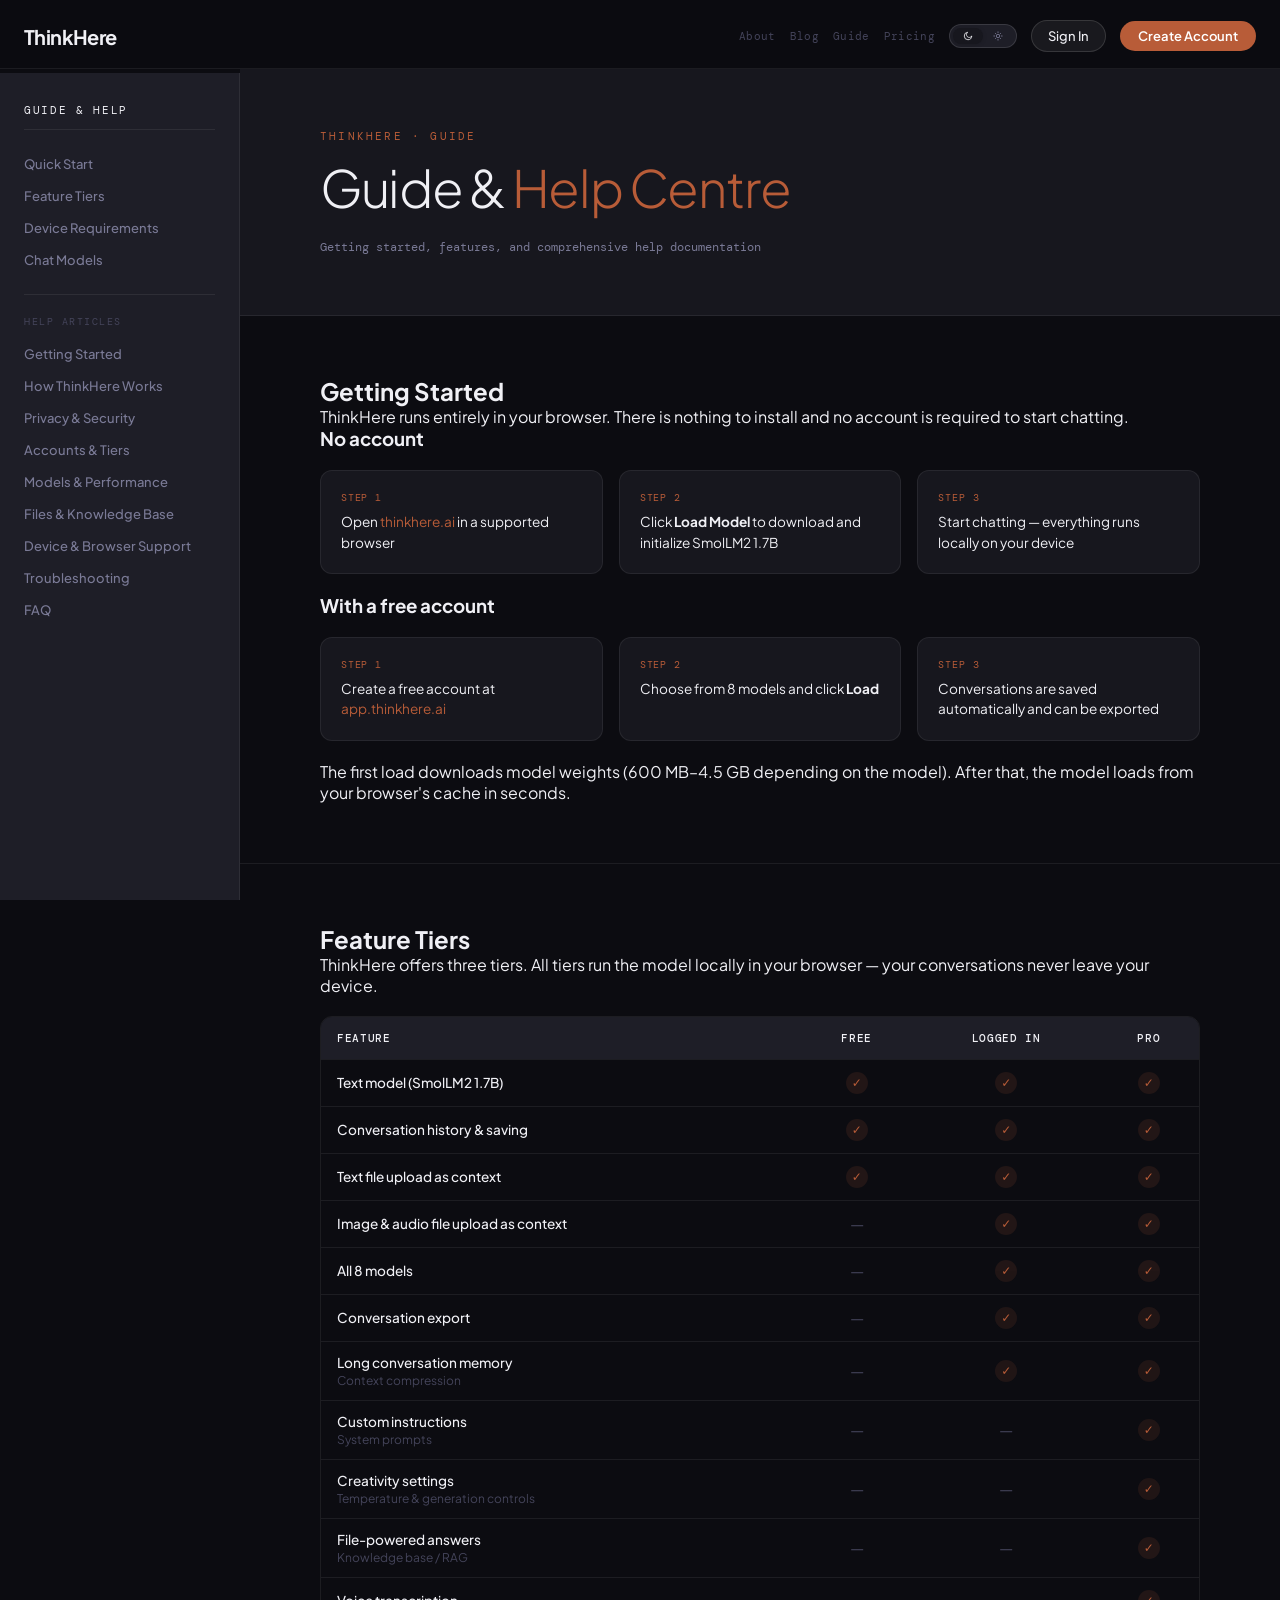
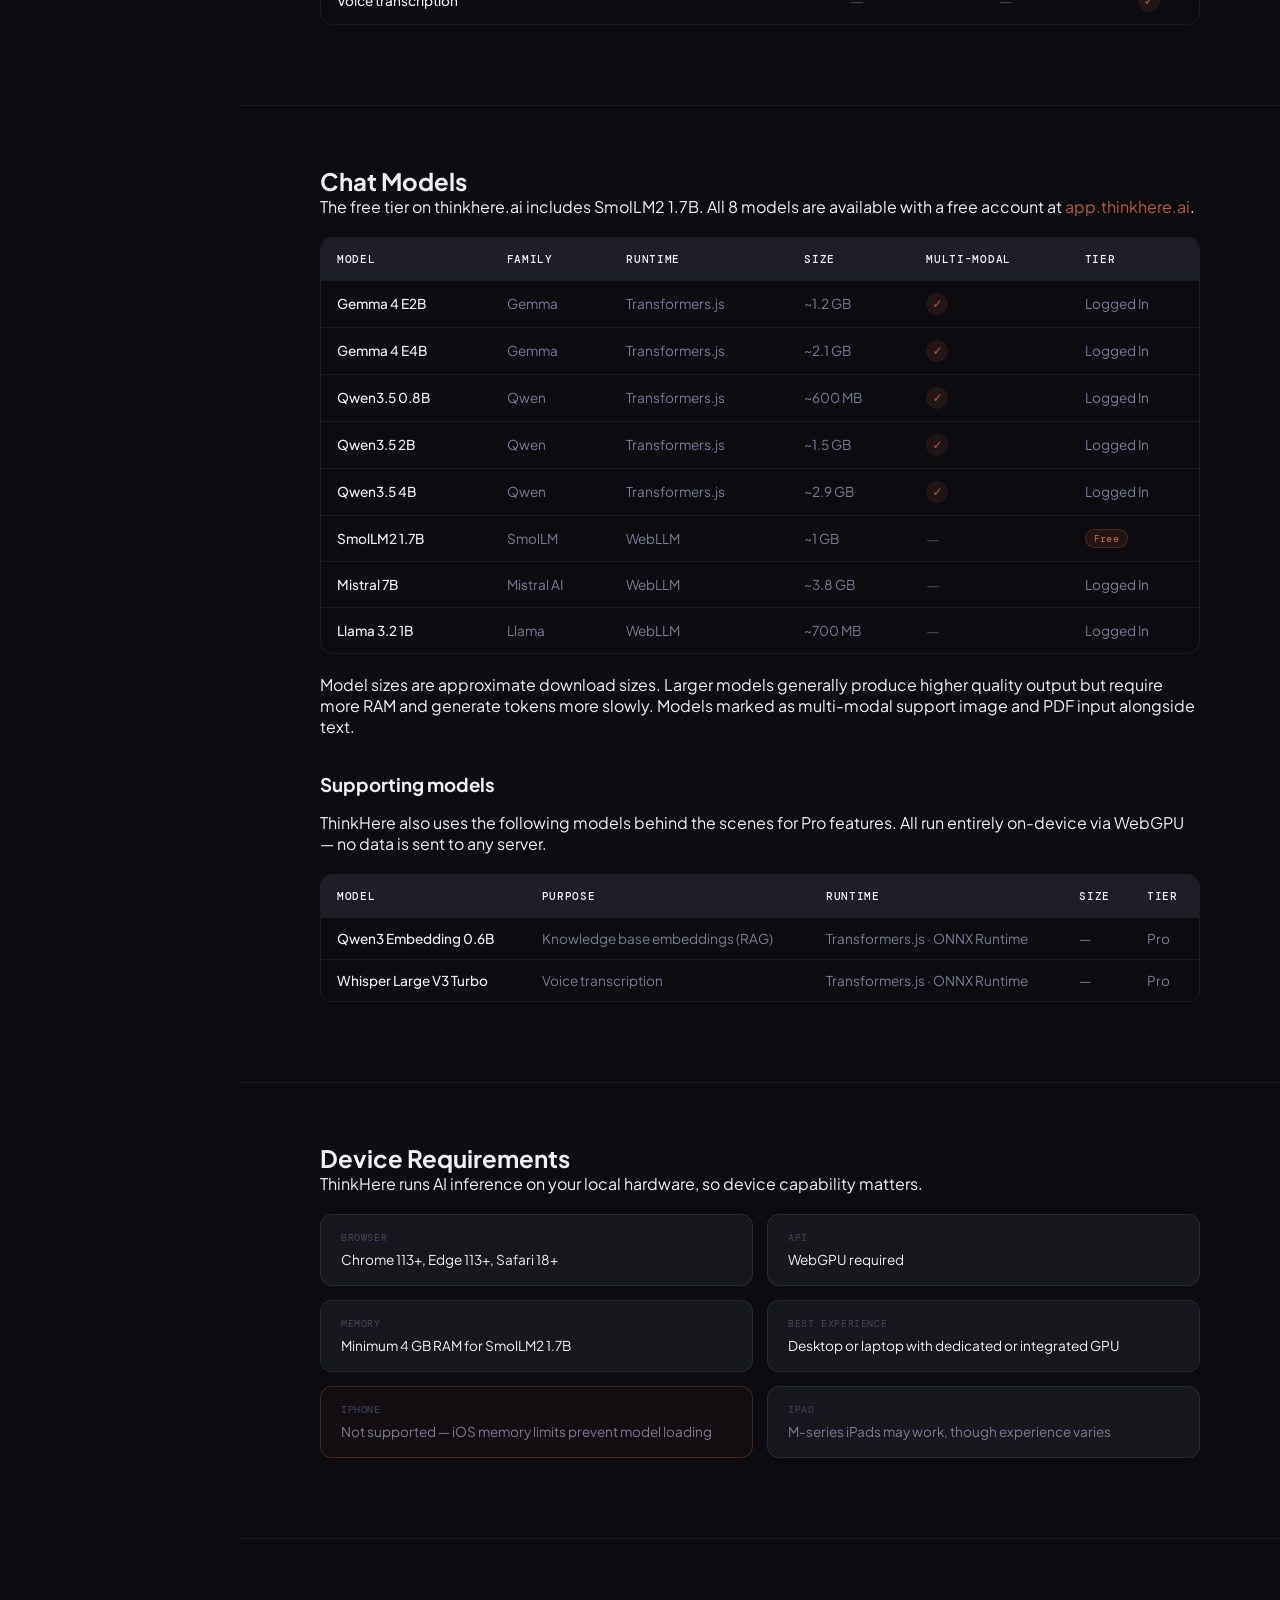
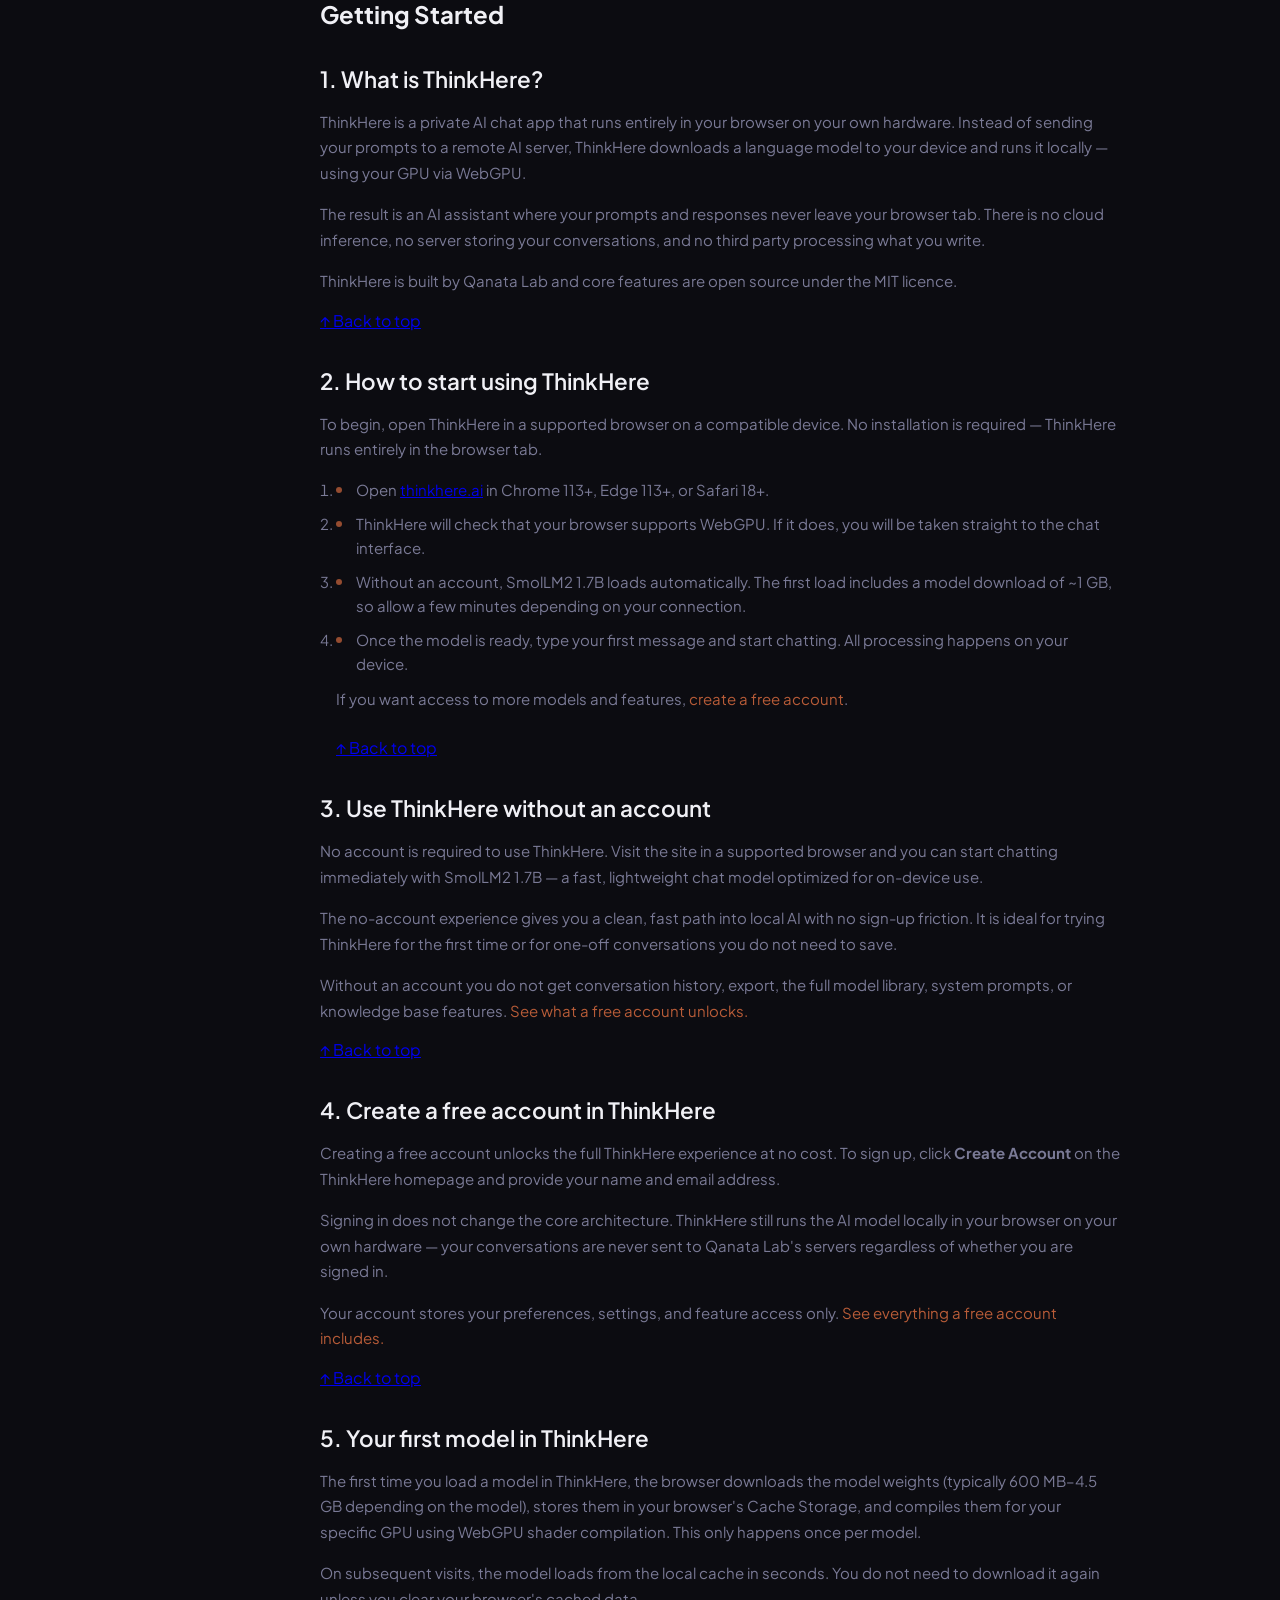
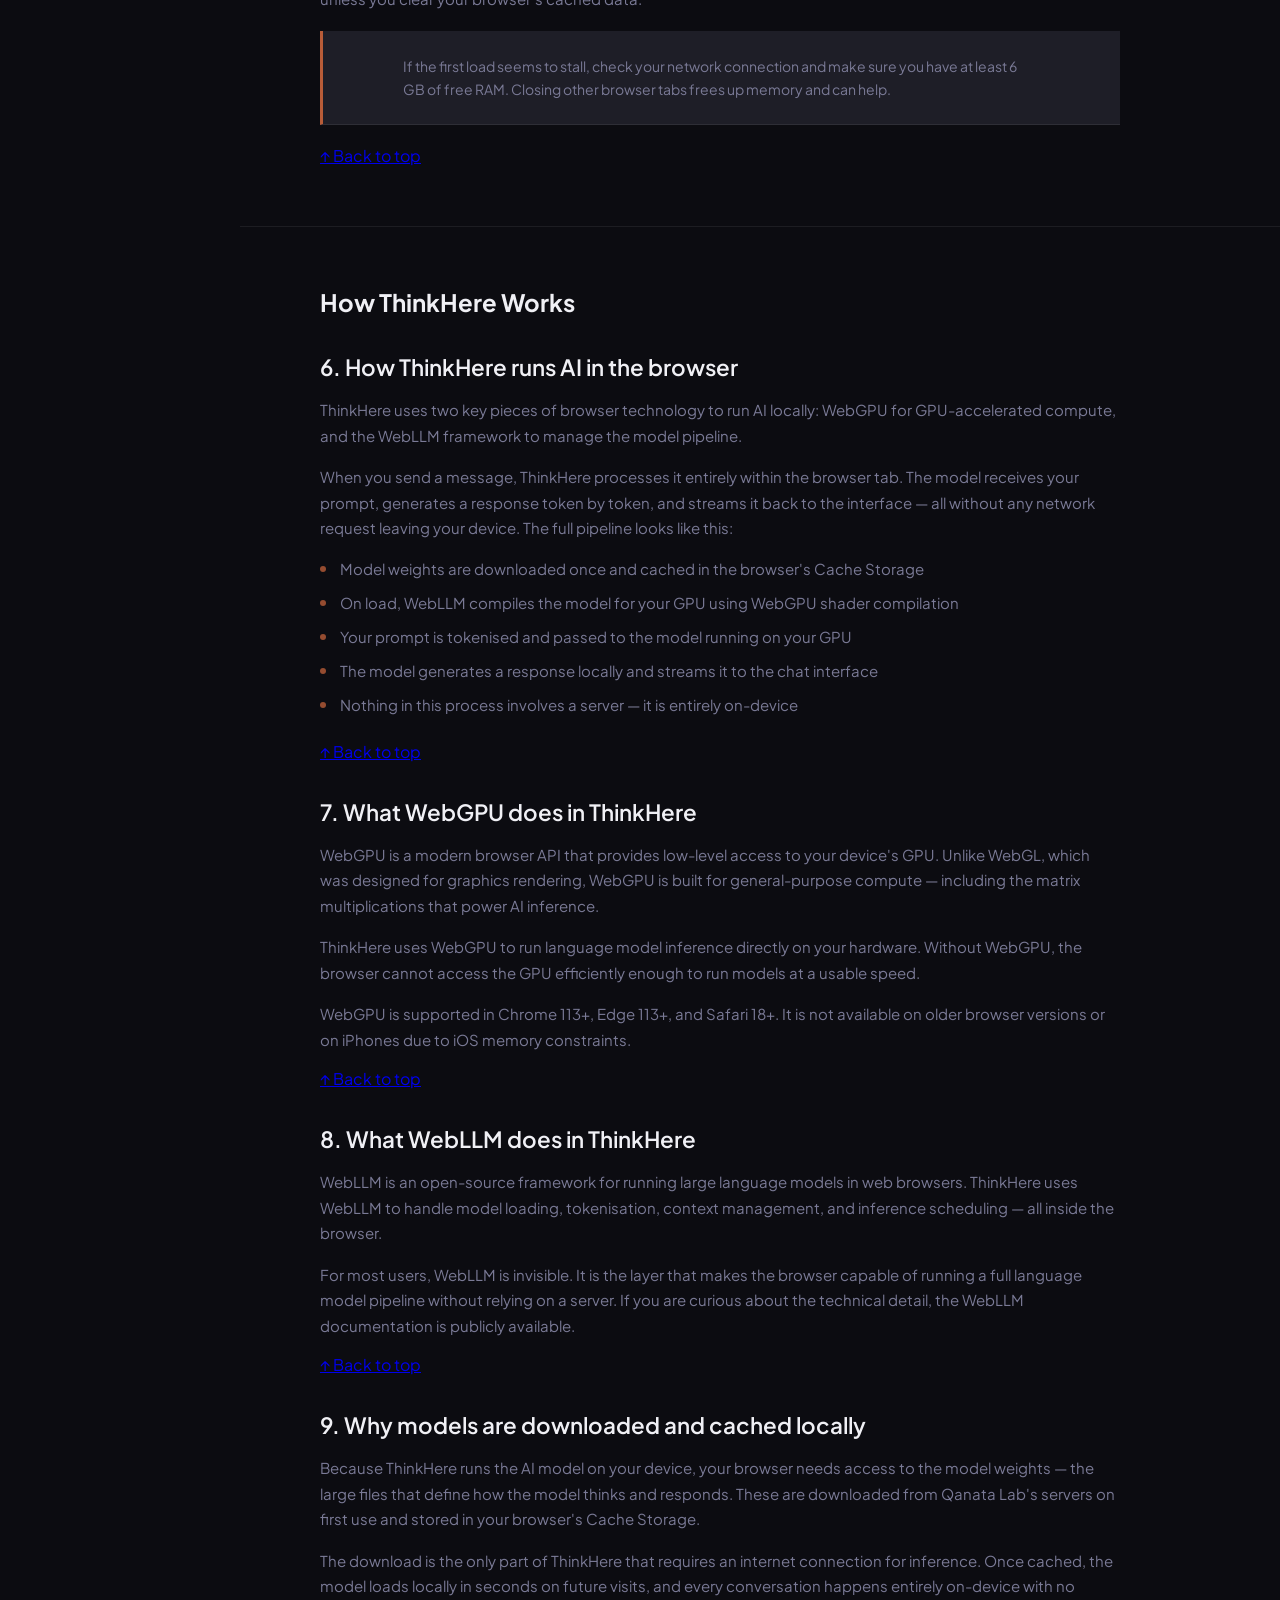
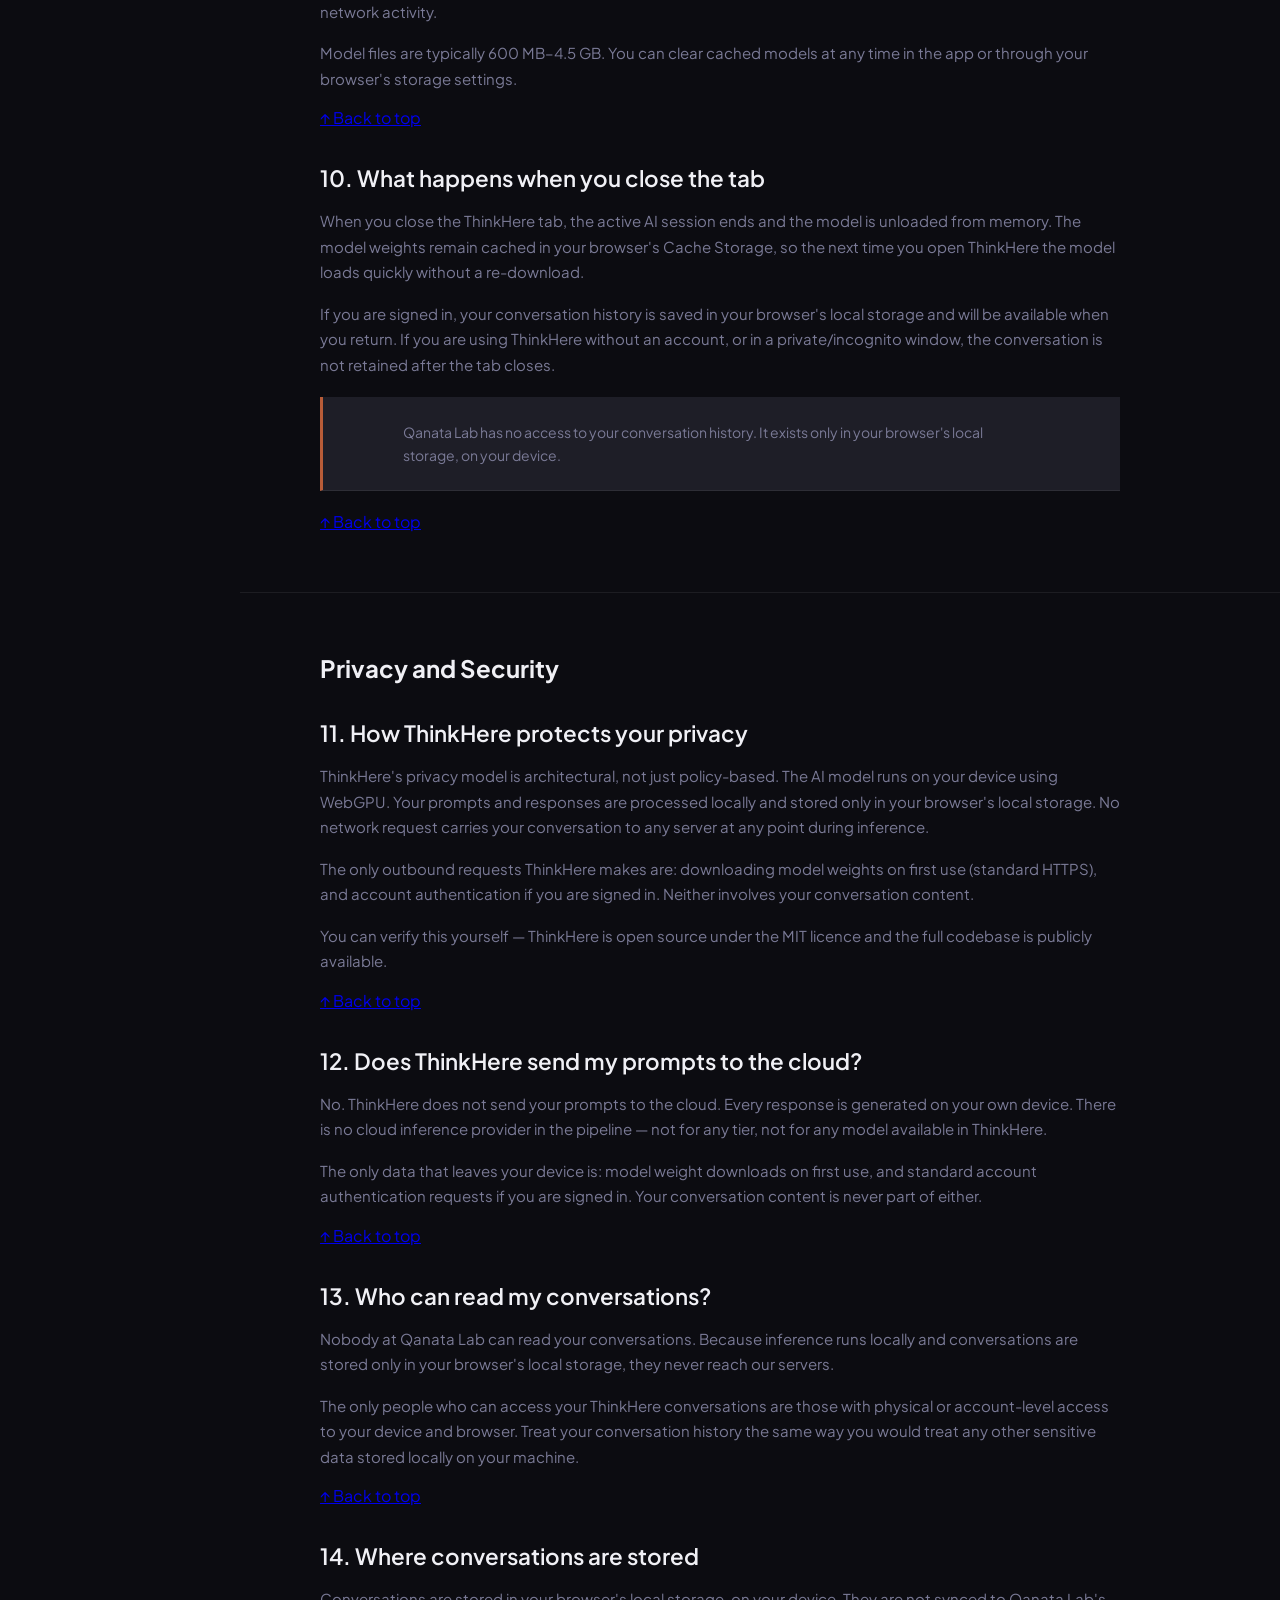
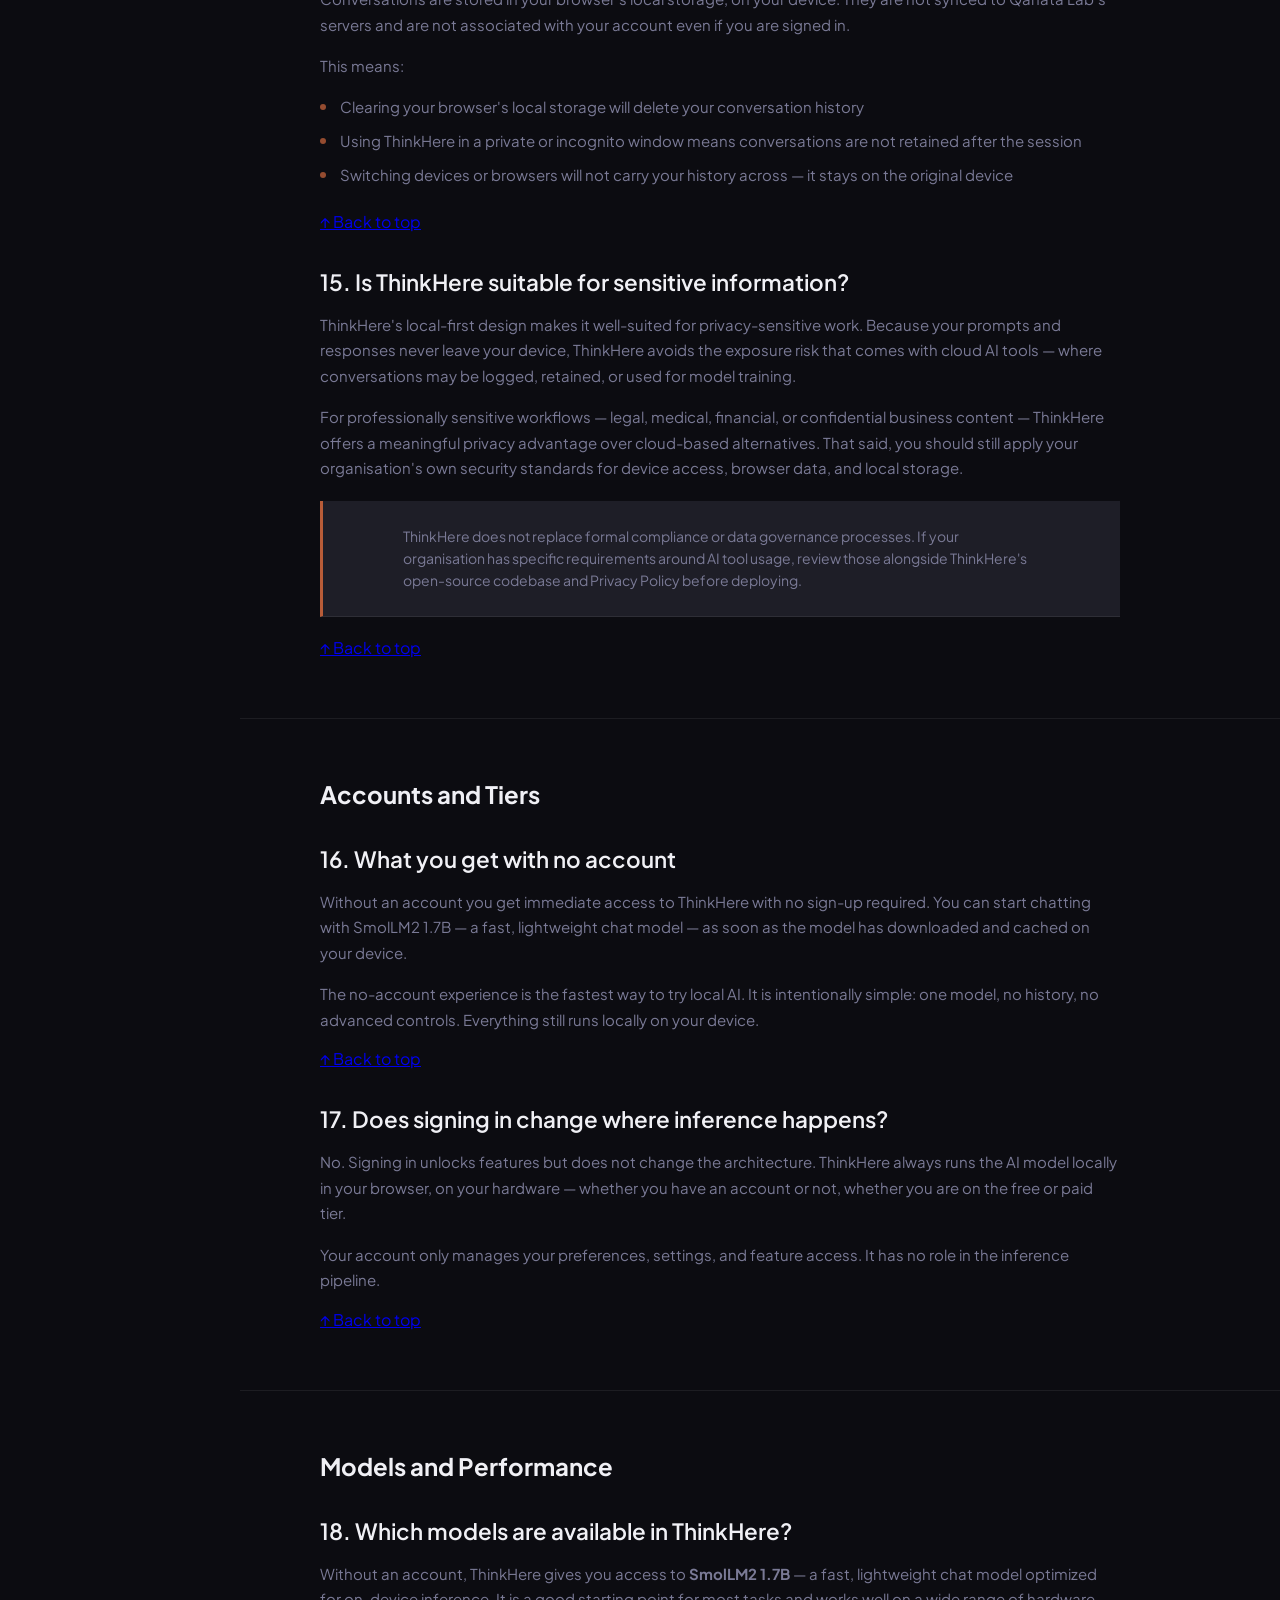
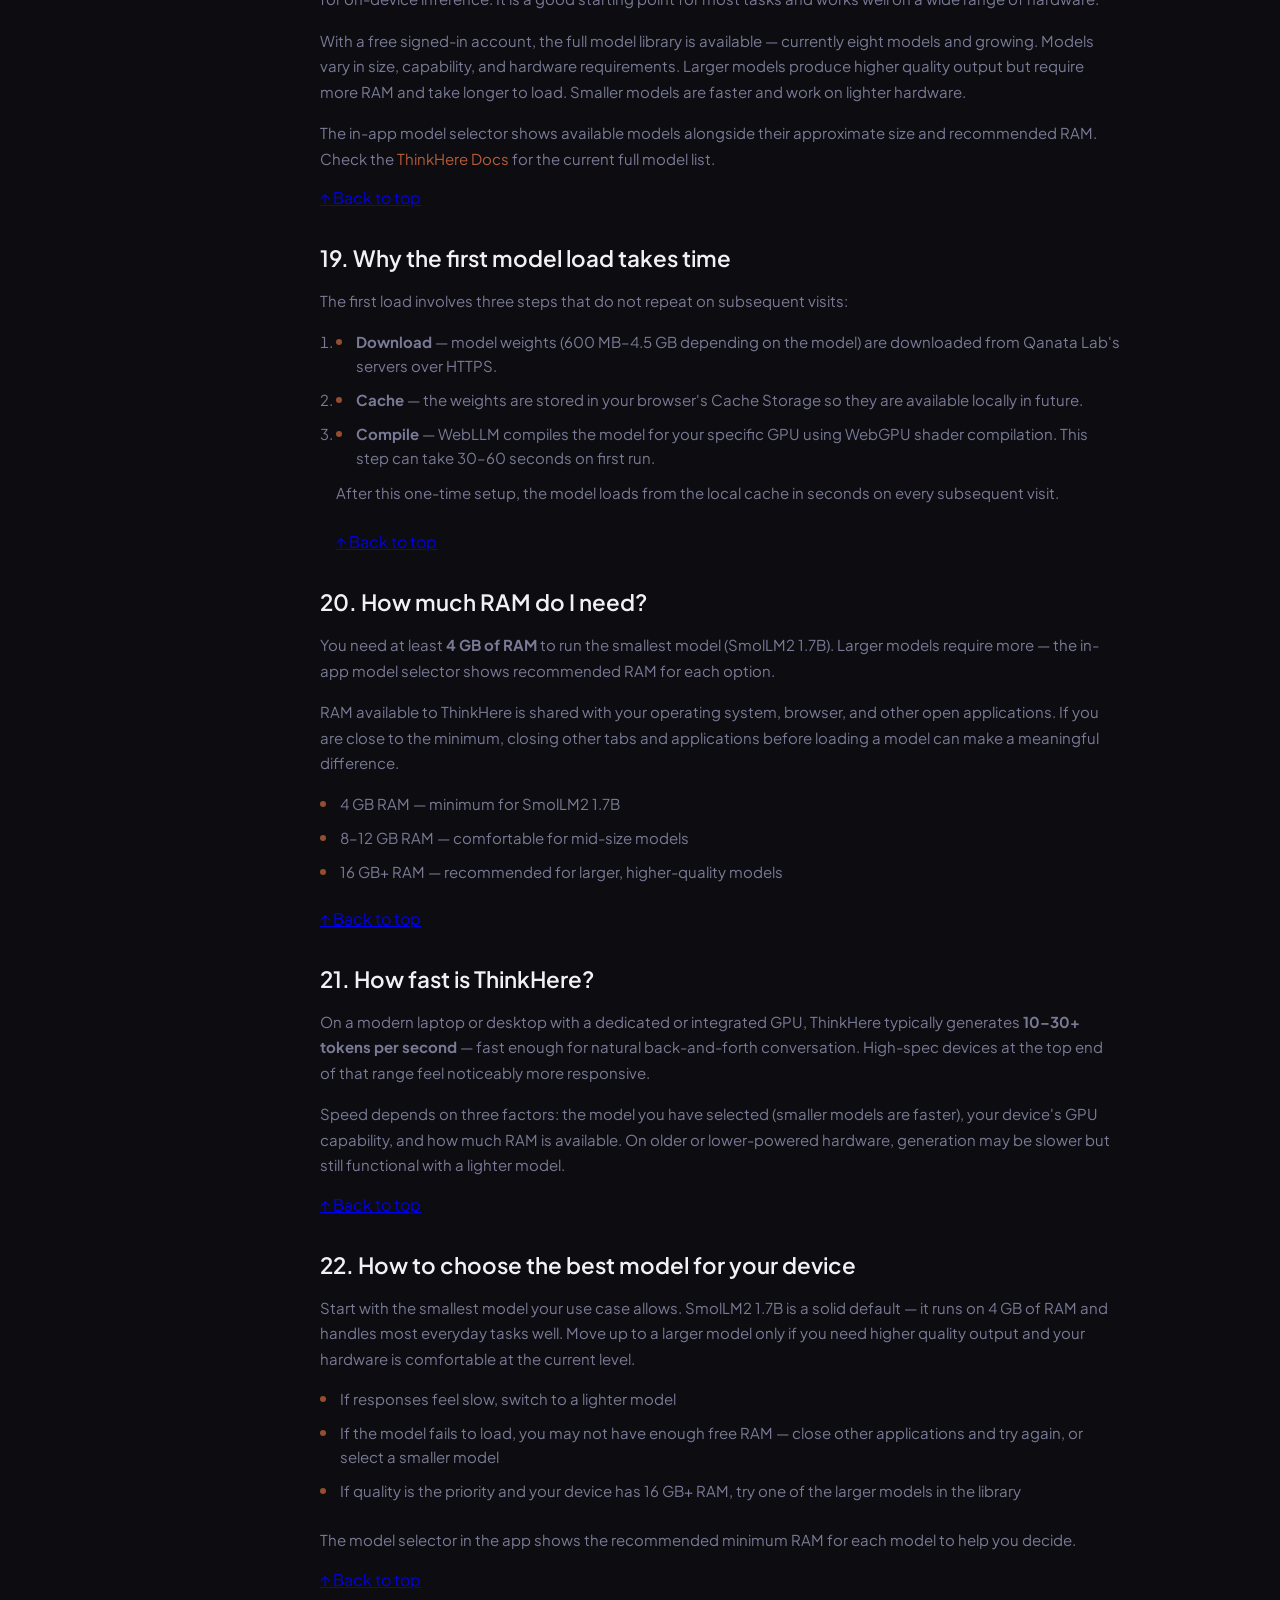
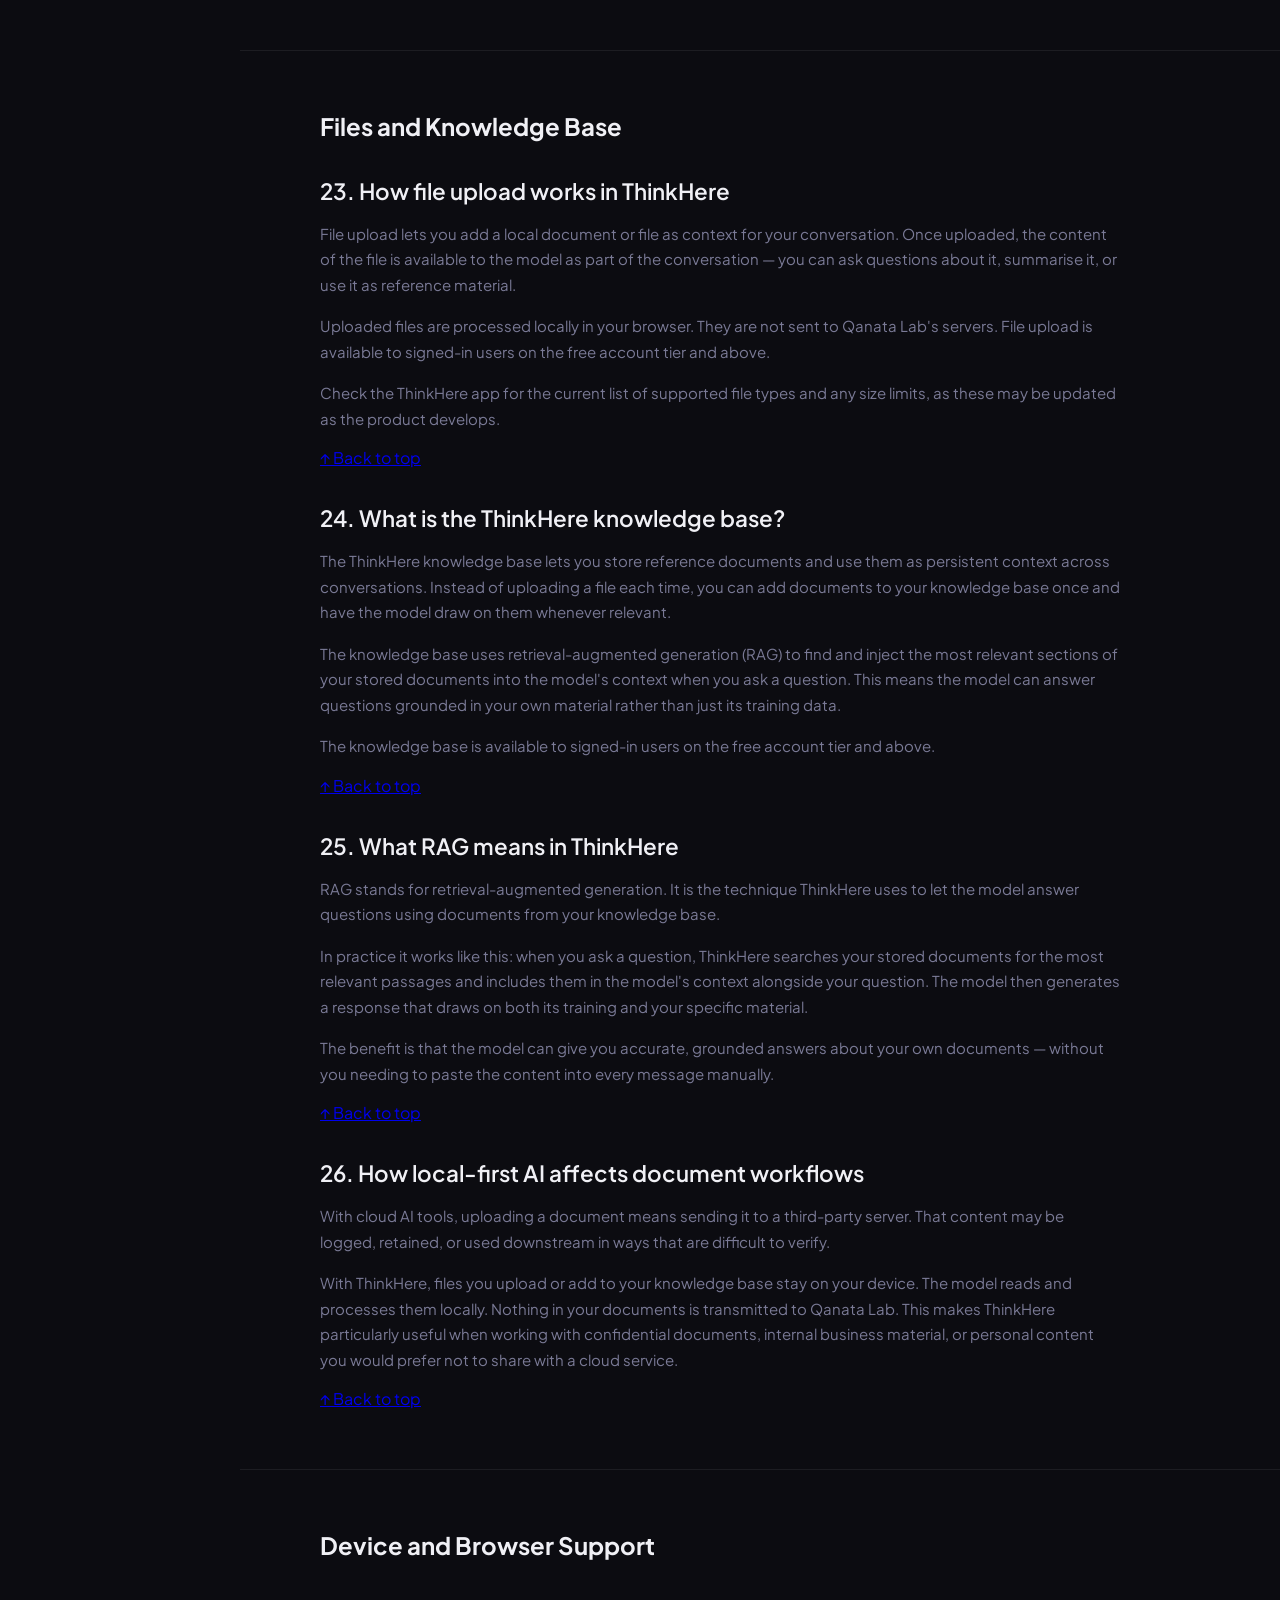
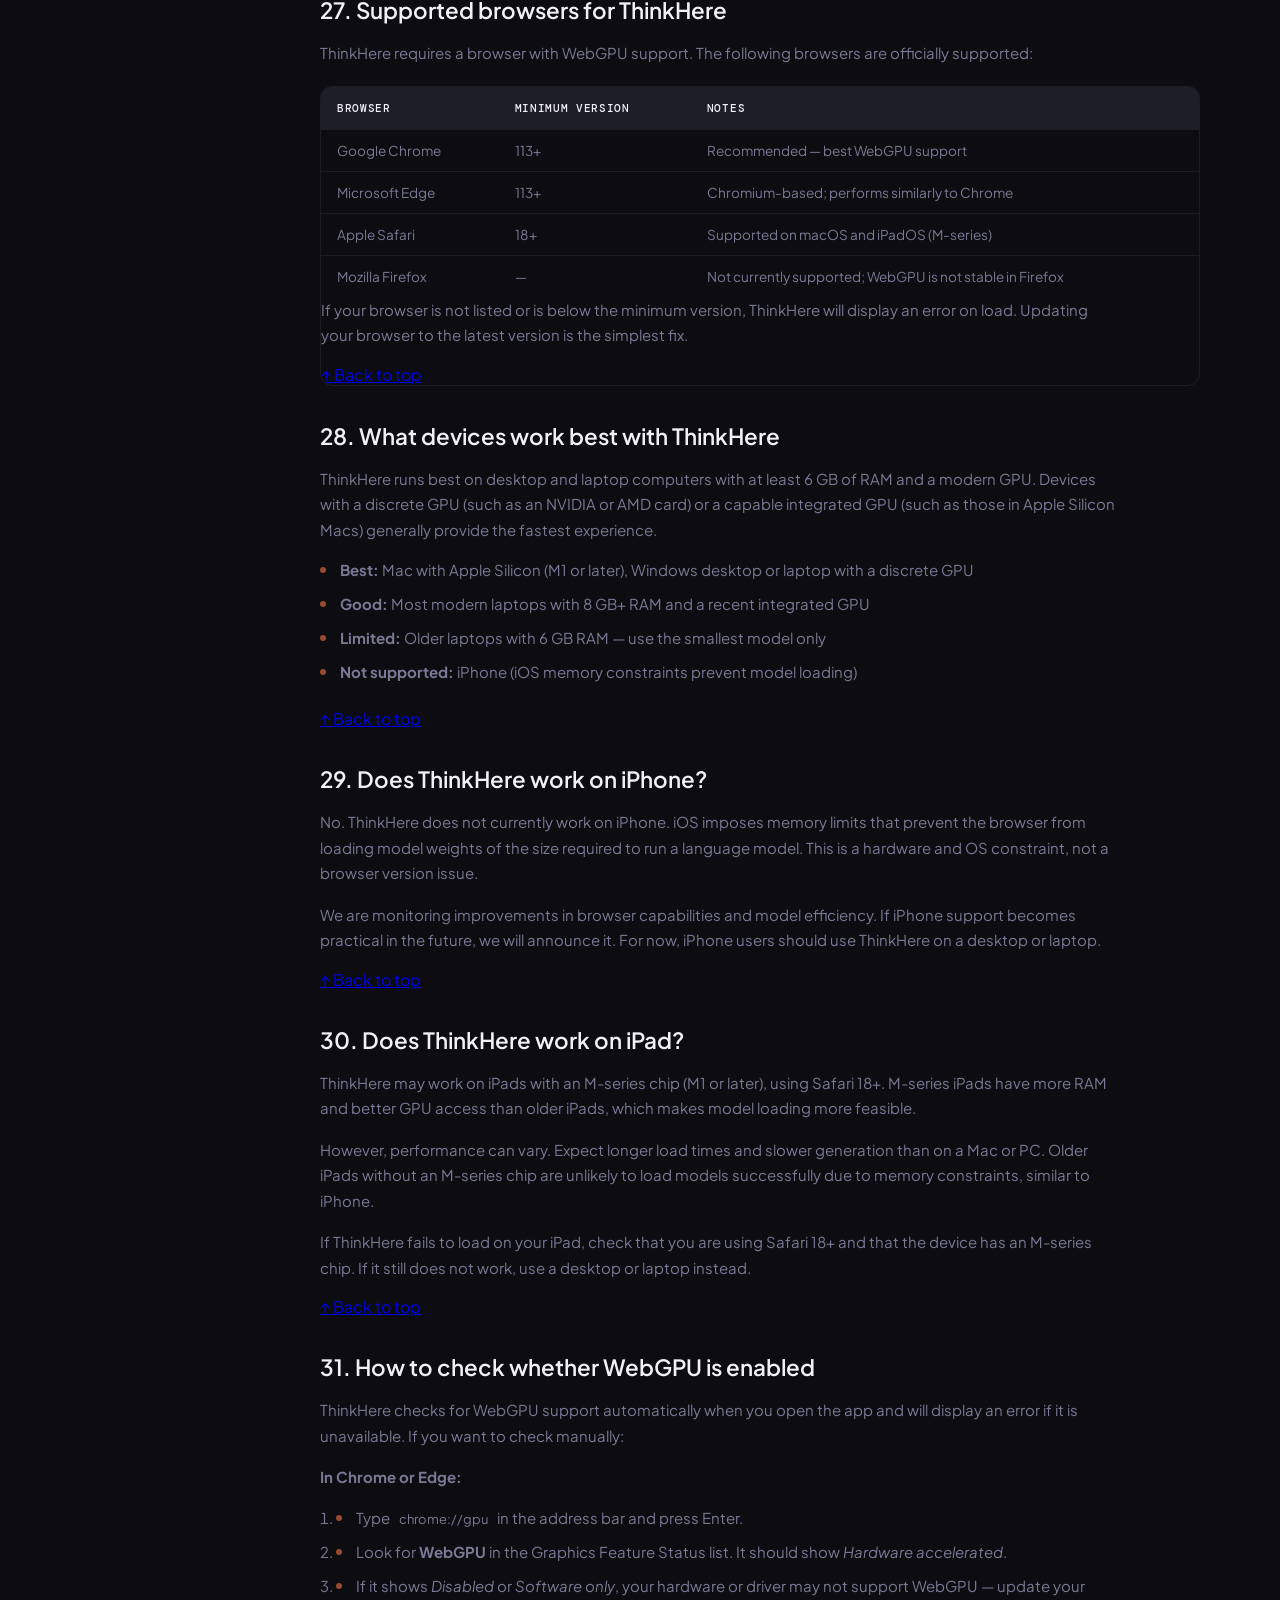
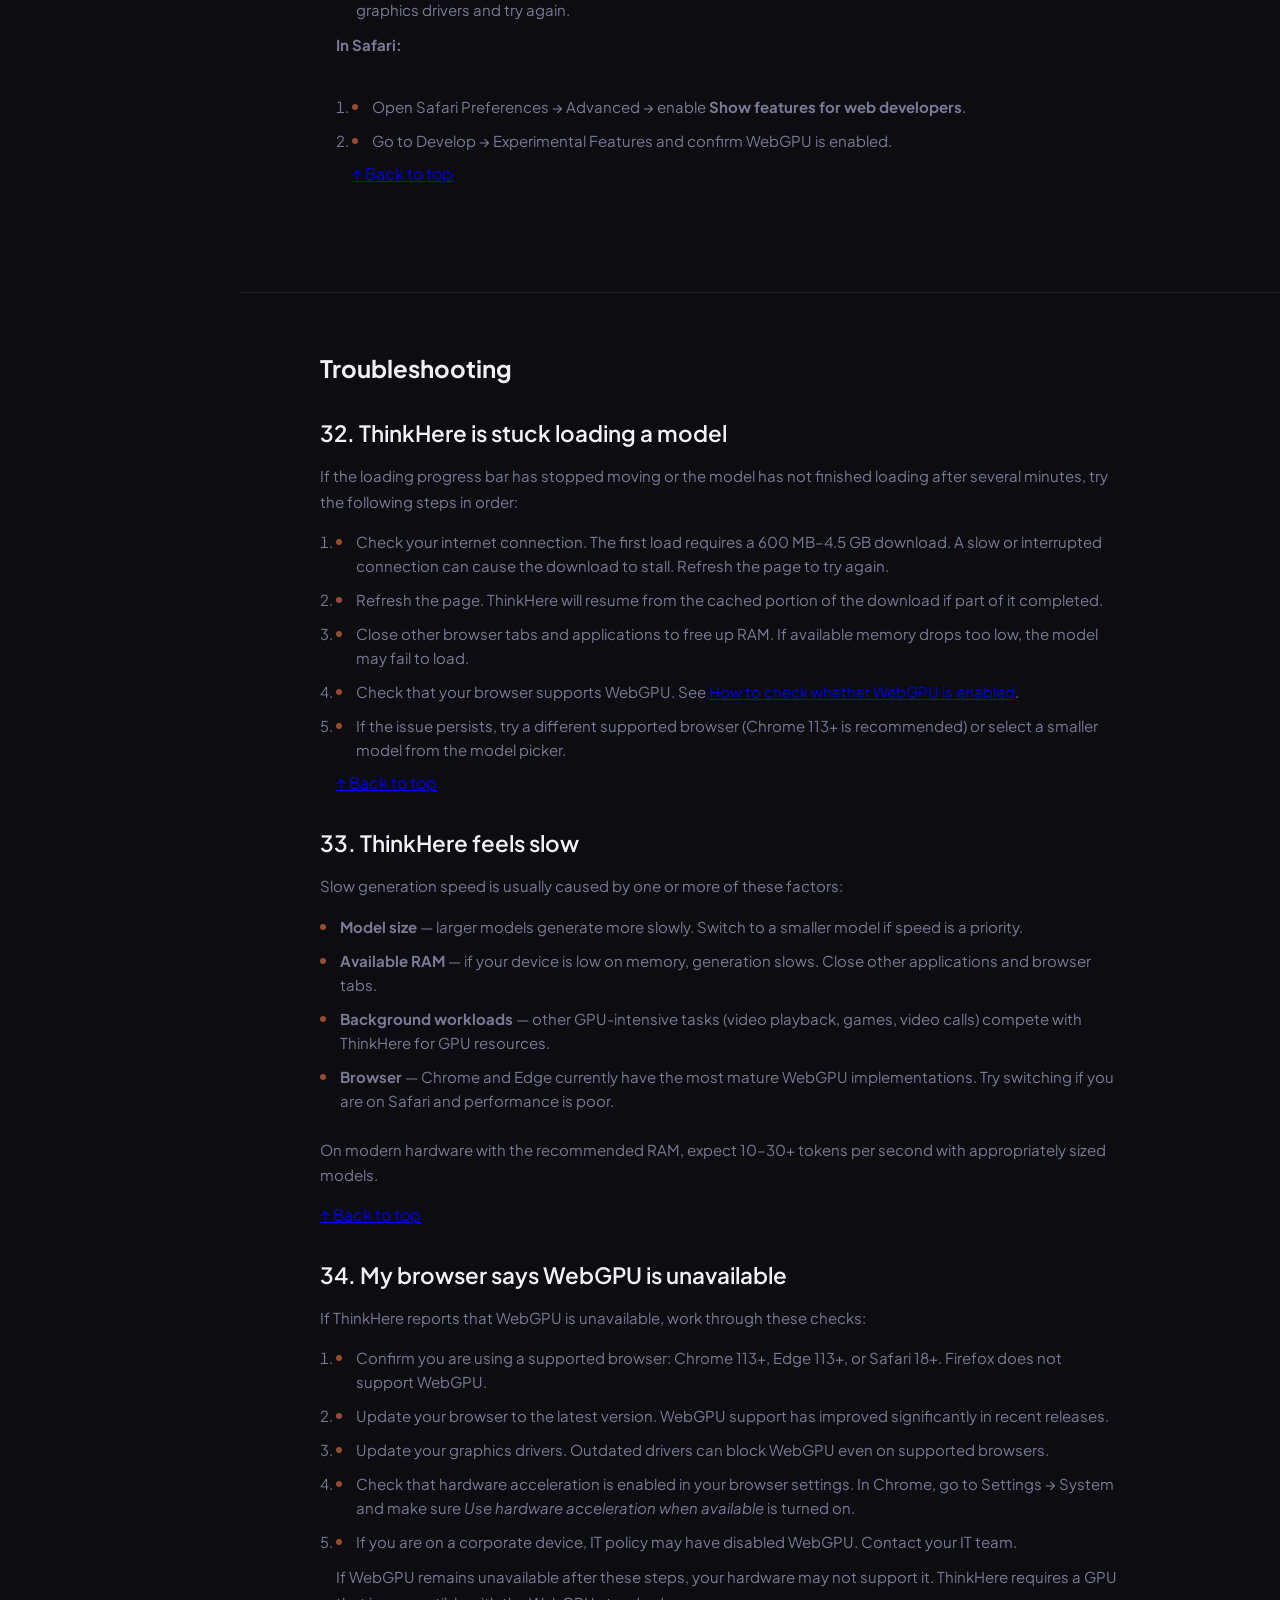
<file: guide.html>
<!DOCTYPE html>
<html lang="en" data-theme="dark">

<head>
  <meta charset="UTF-8">
  <meta name="viewport" content="width=device-width, initial-scale=1.0">
  <title>Guide — ThinkHere</title>
  <link
    href="https://fonts.googleapis.com/css2?family=Plus+Jakarta+Sans:ital,wght@0,300;0,400;0,500;0,600;0,700;1,400&family=DM+Mono:wght@300;400;500&display=swap"
    rel="stylesheet">
  <link rel="stylesheet" href="css/style.css">
  <style>
    /* Specific page style overrides */
    .page-wrap {
      display: flex;
      flex-direction: column;
      min-height: 100vh;
    }

    .page-header {
      position: sticky;
      top: 0;
      z-index: 100;
    }

    html {
      scroll-behavior: smooth;
    }

    /* For smooth scrolling with sticky header */
    .doc-section {
      scroll-margin-top: 80px;
    }

    /* Getting started steps */
    .steps {
      display: flex;
      gap: 16px;
      margin: 20px 0;
      flex-wrap: wrap;
    }

    .step {
      background: var(--surface);
      border: 1px solid var(--border);
      border-radius: var(--radius);
      padding: 20px;
      flex: 1;
      min-width: 160px;
    }

    .step-num {
      font-family: var(--font-mono);
      font-size: 0.65rem;
      color: var(--accent);
      letter-spacing: 0.08em;
      text-transform: uppercase;
      margin-bottom: 8px;
    }

    .step-text {
      font-size: 0.85rem;
      color: var(--text);
      line-height: 1.5;
    }

    /* Tier comparison table */
    .tier-table-wrap {
      overflow-x: auto;
      margin: 20px 0;
      border: 1px solid var(--border);
      border-radius: var(--radius);
    }

    .tier-table {
      width: 100%;
      border-collapse: collapse;
      font-size: 0.85rem;
      min-width: 560px;
    }

    .tier-table thead {
      background: var(--surface2);
    }

    .tier-table th {
      font-family: var(--font-mono);
      font-size: 0.7rem;
      font-weight: 500;
      letter-spacing: 0.06em;
      text-transform: uppercase;
      color: var(--text);
      padding: 14px 16px;
      text-align: left;
      border-bottom: 1px solid var(--border);
    }

    .tier-table th:not(:first-child) {
      text-align: center;
    }

    .tier-table td {
      padding: 12px 16px;
      border-bottom: 1px solid var(--border);
      color: var(--text-muted);
    }

    .tier-table td:not(:first-child) {
      text-align: center;
    }

    .tier-table tbody tr:last-child td {
      border-bottom: none;
    }

    .tier-table tbody tr:hover {
      background: var(--surface);
    }

    .tier-table .feature-name {
      font-weight: 500;
      color: var(--text);
    }

    /* Checkmark and dash */
    .check {
      display: inline-flex;
      align-items: center;
      justify-content: center;
      width: 22px;
      height: 22px;
      border-radius: 50%;
      background: rgba(184, 92, 56, 0.12);
      color: var(--accent);
      font-size: 0.75rem;
      font-weight: 600;
    }

    .dash {
      color: var(--text-dim);
      font-size: 1rem;
    }

    /* Device requirements */
    .req-grid {
      display: grid;
      grid-template-columns: repeat(2, 1fr);
      gap: 14px;
      margin: 20px 0;
    }

    .req-item {
      background: var(--surface);
      border: 1px solid var(--border);
      border-radius: var(--radius);
      padding: 16px 20px;
    }

    .req-item.warning {
      border-color: rgba(184, 92, 56, 0.3);
      background: rgba(184, 92, 56, 0.04);
    }

    .req-label {
      font-family: var(--font-mono);
      font-size: 0.65rem;
      color: var(--text-dim);
      letter-spacing: 0.06em;
      text-transform: uppercase;
      margin-bottom: 6px;
    }

    .req-value {
      font-size: 0.85rem;
      color: var(--text);
      line-height: 1.4;
    }

    .req-value.dim {
      color: var(--text-muted);
    }

    /* Models table */
    .models-table-wrap {
      overflow-x: auto;
      margin: 20px 0;
      border: 1px solid var(--border);
      border-radius: var(--radius);
    }

    .models-table {
      width: 100%;
      border-collapse: collapse;
      font-size: 0.85rem;
      min-width: 480px;
    }

    .models-table thead {
      background: var(--surface2);
    }

    .models-table th {
      font-family: var(--font-mono);
      font-size: 0.7rem;
      font-weight: 500;
      letter-spacing: 0.06em;
      text-transform: uppercase;
      color: var(--text);
      padding: 14px 16px;
      text-align: left;
      border-bottom: 1px solid var(--border);
    }

    .models-table td {
      padding: 12px 16px;
      border-bottom: 1px solid var(--border);
      color: var(--text-muted);
    }

    .models-table tbody tr:last-child td {
      border-bottom: none;
    }

    .models-table tbody tr:hover {
      background: var(--surface);
    }

    .models-table .model-name {
      font-weight: 500;
      color: var(--text);
    }

    .tag {
      display: inline-block;
      font-family: var(--font-mono);
      font-size: 0.6rem;
      letter-spacing: 0.04em;
      padding: 2px 8px;
      border-radius: 100px;
      background: var(--pill-bg);
      color: var(--pill-text);
      border: 1px solid var(--pill-border);
    }

    .tag.free {
      background: var(--pill-bg);
      color: var(--pill-text);
    }
  </style>
</head>

<body>
  <div class="page-wrap">
    <header class="page-header">
      <a class="page-header-logo" href="/">
        ThinkHere
      </a>
      <div class="page-header-right">
        <a class="page-nav" href="about.html">About</a>
        <a class="page-nav" href="blog.html">Blog</a>
        <a class="page-nav" href="guide.html">Guide</a>
        <a class="page-nav" href="pricing.html">Pricing</a>
        <div class="page-theme-toggle">
          <button class="page-theme-btn active" id="btn-dark" onclick="setTheme('dark')">
            <svg width="10" height="10" viewBox="0 0 24 24" fill="none">
              <path d="M21 12.79A9 9 0 1111.21 3a7 7 0 109.79 9.79z" stroke="currentColor" stroke-width="2"
                stroke-linecap="round" />
            </svg>
          </button>
          <button class="page-theme-btn" id="btn-light" onclick="setTheme('light')">
            <svg width="10" height="10" viewBox="0 0 24 24" fill="none">
              <circle cx="12" cy="12" r="4" stroke="currentColor" stroke-width="2" />
              <path
                d="M12 2v2M12 20v2M2 12h2M20 12h2M5.63 5.63l1.41 1.41M16.96 16.96l1.41 1.41M5.63 18.37l1.41-1.41M16.96 7.04l1.41-1.41"
                stroke="currentColor" stroke-width="2" stroke-linecap="round" />
            </svg>
          </button>
        </div>
        <a class="btn-top-ghost" href="#" onclick="signIn(); return false;">Sign In</a>
        <a class="btn-top-solid" href="https://app.thinkhere.ai/?mode=signup">Create Account</a>
      </div>
    </header>
    <div class="legal-layout">

      <div class="doc-nav">
        <div class="nav-doc-title">Guide &amp; Help</div>
        <ul>
          <li><a href="#quick-start">Quick Start</a></li>
          <li><a href="#quick-tiers">Feature Tiers</a></li>
          <li><a href="#quick-devices">Device Requirements</a></li>
          <li><a href="#quick-models">Chat Models</a></li>
        </ul>
        <div class="nav-divider"></div>
        <div class="nav-other-label">Help Articles</div>
        <ul>
          <li><a href="#getting-started">Getting Started</a></li>
          <li><a href="#how-thinkhere-works">How ThinkHere Works</a></li>
          <li><a href="#privacy-security">Privacy &amp; Security</a></li>
          <li><a href="#accounts-tiers">Accounts &amp; Tiers</a></li>
          <li><a href="#models-performance">Models &amp; Performance</a></li>
          <li><a href="#files-knowledge-base">Files &amp; Knowledge Base</a></li>
          <li><a href="#device-browser-support">Device &amp; Browser Support</a></li>
          <li><a href="#troubleshooting">Troubleshooting</a></li>
          <li><a href="#faq">FAQ</a></li>
        </ul>
      </div>

      <div class="doc-main">

        <div class="legal-cover" id="top">
          <div class="cover-label">ThinkHere &middot; Guide</div>
          <h1 class="cover-title">Guide &amp; <em>Help Centre</em></h1>
          <div class="cover-meta">
            <span>Getting started, features, and comprehensive help documentation</span>
          </div>
        </div>


        <section class="doc-section" id="quick-start">
          <h2>Getting Started</h2>
          <p>ThinkHere runs entirely in your browser. There is nothing to install and no account is required to start
            chatting.</p>

          <h3>No account</h3>
          <div class="steps">
            <div class="step">
              <div class="step-num">Step 1</div>
              <div class="step-text">Open <a href="/"
                  style="color: var(--accent); text-decoration: none;">thinkhere.ai</a> in a supported browser</div>
            </div>
            <div class="step">
              <div class="step-num">Step 2</div>
              <div class="step-text">Click <strong>Load Model</strong> to download and initialize SmolLM2 1.7B</div>
            </div>
            <div class="step">
              <div class="step-num">Step 3</div>
              <div class="step-text">Start chatting &mdash; everything runs locally on your device</div>
            </div>
          </div>

          <h3>With a free account</h3>
          <div class="steps">
            <div class="step">
              <div class="step-num">Step 1</div>
              <div class="step-text">Create a free account at <a href="https://app.thinkhere.ai"
                  style="color: var(--accent); text-decoration: none;">app.thinkhere.ai</a></div>
            </div>
            <div class="step">
              <div class="step-num">Step 2</div>
              <div class="step-text">Choose from 8 models and click <strong>Load</strong></div>
            </div>
            <div class="step">
              <div class="step-num">Step 3</div>
              <div class="step-text">Conversations are saved automatically and can be exported</div>
            </div>
          </div>

          <p>The first load downloads model weights (600 MB&ndash;4.5 GB depending on the model). After that, the model
            loads from your browser's cache in seconds.</p>
        </section>

        <section class="doc-section" id="quick-tiers">
          <h2>Feature Tiers</h2>
          <p>ThinkHere offers three tiers. All tiers run the model locally in your browser &mdash; your conversations
            never leave your device.</p>

          <div class="tier-table-wrap">
            <table class="tier-table">
              <thead>
                <tr>
                  <th>Feature</th>
                  <th>Free</th>
                  <th>Logged In</th>
                  <th>Pro</th>
                </tr>
              </thead>
              <tbody>
                <tr>
                  <td class="feature-name">Text model (SmolLM2 1.7B)</td>
                  <td><span class="check">&#10003;</span></td>
                  <td><span class="check">&#10003;</span></td>
                  <td><span class="check">&#10003;</span></td>
                </tr>
                <tr>
                  <td class="feature-name">Conversation history &amp; saving</td>
                  <td><span class="check">&#10003;</span></td>
                  <td><span class="check">&#10003;</span></td>
                  <td><span class="check">&#10003;</span></td>
                </tr>
                <tr>
                  <td class="feature-name">Text file upload as context</td>
                  <td><span class="check">&#10003;</span></td>
                  <td><span class="check">&#10003;</span></td>
                  <td><span class="check">&#10003;</span></td>
                </tr>
                <tr>
                  <td class="feature-name">Image & audio file upload as context</td>
                  <td><span class="dash">&mdash;</span></td>
                  <td><span class="check">&#10003;</span></td>
                  <td><span class="check">&#10003;</span></td>
                </tr>
                <tr>
                  <td class="feature-name">All 8 models</td>
                  <td><span class="dash">&mdash;</span></td>
                  <td><span class="check">&#10003;</span></td>
                  <td><span class="check">&#10003;</span></td>
                </tr>
                <tr>
                  <td class="feature-name">Conversation export</td>
                  <td><span class="dash">&mdash;</span></td>
                  <td><span class="check">&#10003;</span></td>
                  <td><span class="check">&#10003;</span></td>
                </tr>
                <tr>
                  <td class="feature-name">Long conversation memory <br><span
                      style="font-weight:400; font-size:0.75rem; color:var(--text-dim);">Context compression</span></td>
                  <td><span class="dash">&mdash;</span></td>
                  <td><span class="check">&#10003;</span></td>
                  <td><span class="check">&#10003;</span></td>
                </tr>
                <tr>
                  <td class="feature-name">Custom instructions <br><span
                      style="font-weight:400; font-size:0.75rem; color:var(--text-dim);">System prompts</span></td>
                  <td><span class="dash">&mdash;</span></td>
                  <td><span class="dash">&mdash;</span></td>
                  <td><span class="check">&#10003;</span></td>
                </tr>
                <tr>
                  <td class="feature-name">Creativity settings <br><span
                      style="font-weight:400; font-size:0.75rem; color:var(--text-dim);">Temperature &amp; generation
                      controls</span></td>
                  <td><span class="dash">&mdash;</span></td>
                  <td><span class="dash">&mdash;</span></td>
                  <td><span class="check">&#10003;</span></td>
                </tr>
                <tr>
                  <td class="feature-name">File-powered answers <br><span
                      style="font-weight:400; font-size:0.75rem; color:var(--text-dim);">Knowledge base / RAG</span>
                  </td>
                  <td><span class="dash">&mdash;</span></td>
                  <td><span class="dash">&mdash;</span></td>
                  <td><span class="check">&#10003;</span></td>
                </tr>
                <tr>
                  <td class="feature-name">Voice transcription</td>
                  <td><span class="dash">&mdash;</span></td>
                  <td><span class="dash">&mdash;</span></td>
                  <td><span class="check">&#10003;</span></td>
                </tr>
              </tbody>
            </table>
          </div>
        </section>

        <section class="doc-section" id="quick-devices">
          <h2>Chat Models</h2>
          <p>The free tier on thinkhere.ai includes SmolLM2 1.7B. All 8 models are available with a free account at <a
              href="https://app.thinkhere.ai" style="color: var(--accent); text-decoration: none;">app.thinkhere.ai</a>.
          </p>

          <div class="models-table-wrap">
            <table class="models-table">
              <thead>
                <tr>
                  <th>Model</th>
                  <th>Family</th>
                  <th>Runtime</th>
                  <th>Size</th>
                  <th>Multi-modal</th>
                  <th>Tier</th>
                </tr>
              </thead>
              <tbody>
                <tr>
                  <td class="model-name">Gemma 4 E2B</td>
                  <td>Gemma</td>
                  <td>Transformers.js</td>
                  <td>~1.2 GB</td>
                  <td><span class="check">&#10003;</span></td>
                  <td>Logged In</td>
                </tr>
                <tr>
                  <td class="model-name">Gemma 4 E4B</td>
                  <td>Gemma</td>
                  <td>Transformers.js</td>
                  <td>~2.1 GB</td>
                  <td><span class="check">&#10003;</span></td>
                  <td>Logged In</td>
                </tr>
                <tr>
                  <td class="model-name">Qwen3.5 0.8B</td>
                  <td>Qwen</td>
                  <td>Transformers.js</td>
                  <td>~600 MB</td>
                  <td><span class="check">&#10003;</span></td>
                  <td>Logged In</td>
                </tr>
                <tr>
                  <td class="model-name">Qwen3.5 2B</td>
                  <td>Qwen</td>
                  <td>Transformers.js</td>
                  <td>~1.5 GB</td>
                  <td><span class="check">&#10003;</span></td>
                  <td>Logged In</td>
                </tr>
                <tr>
                  <td class="model-name">Qwen3.5 4B</td>
                  <td>Qwen</td>
                  <td>Transformers.js</td>
                  <td>~2.9 GB</td>
                  <td><span class="check">&#10003;</span></td>
                  <td>Logged In</td>
                </tr>
                <tr>
                  <td class="model-name">SmolLM2 1.7B</td>
                  <td>SmolLM</td>
                  <td>WebLLM</td>
                  <td>~1 GB</td>
                  <td><span class="dash">&mdash;</span></td>
                  <td><span class="tag free">Free</span></td>
                </tr>
                <tr>
                  <td class="model-name">Mistral 7B</td>
                  <td>Mistral AI</td>
                  <td>WebLLM</td>
                  <td>~3.8 GB</td>
                  <td><span class="dash">&mdash;</span></td>
                  <td>Logged In</td>
                </tr>
                <tr>
                  <td class="model-name">Llama 3.2 1B</td>
                  <td>Llama</td>
                  <td>WebLLM</td>
                  <td>~700 MB</td>
                  <td><span class="dash">&mdash;</span></td>
                  <td>Logged In</td>
                </tr>
              </tbody>
            </table>
          </div>

          <p>Model sizes are approximate download sizes. Larger models generally produce higher quality output but
            require
            more RAM and generate tokens more slowly. Models marked as multi-modal support image and PDF input alongside
            text.</p>

          <h3 style="margin: 36px 0 16px;">Supporting models</h3>
          <p>ThinkHere also uses the following models behind the scenes for Pro features. All run entirely on-device via
            WebGPU &mdash; no data is sent to any server.</p>

          <div class="models-table-wrap">
            <table class="models-table">
              <thead>
                <tr>
                  <th>Model</th>
                  <th>Purpose</th>
                  <th>Runtime</th>
                  <th>Size</th>
                  <th>Tier</th>
                </tr>
              </thead>
              <tbody>
                <tr>
                  <td class="model-name">Qwen3 Embedding 0.6B</td>
                  <td>Knowledge base embeddings (RAG)</td>
                  <td>Transformers.js · ONNX Runtime</td>
                  <td>—</td>
                  <td>Pro</td>
                </tr>
                <tr>
                  <td class="model-name">Whisper Large V3 Turbo</td>
                  <td>Voice transcription</td>
                  <td>Transformers.js · ONNX Runtime</td>
                  <td>—</td>
                  <td>Pro</td>
                </tr>
              </tbody>
            </table>
          </div>
        </section>

        <section class="doc-section" id="quick-models">
          <h2>Device Requirements</h2>
          <p>ThinkHere runs AI inference on your local hardware, so device capability matters.</p>

          <div class="req-grid">
            <div class="req-item">
              <div class="req-label">Browser</div>
              <div class="req-value">Chrome 113+, Edge 113+, Safari 18+</div>
            </div>
            <div class="req-item">
              <div class="req-label">API</div>
              <div class="req-value">WebGPU required</div>
            </div>
            <div class="req-item">
              <div class="req-label">Memory</div>
              <div class="req-value">Minimum 4 GB RAM for SmolLM2 1.7B</div>
            </div>
            <div class="req-item">
              <div class="req-label">Best Experience</div>
              <div class="req-value">Desktop or laptop with dedicated or integrated GPU</div>
            </div>
            <div class="req-item warning">
              <div class="req-label">iPhone</div>
              <div class="req-value dim">Not supported &mdash; iOS memory limits prevent model loading</div>
            </div>
            <div class="req-item">
              <div class="req-label">iPad</div>
              <div class="req-value dim">M-series iPads may work, though experience varies</div>
            </div>
          </div>
        </section>

        <section class="doc-section" id="getting-started">
          <h2 class="section-title">Getting Started</h2>

          <article class="article" id="what-is-thinkhere">
            <h3
              style="font-family:var(--font-sans); font-size:1.4rem; font-weight:600; color:var(--text); margin:36px 0 16px;">
              1. What is ThinkHere?</h3>
            <p class="body" style="font-size:15px; color:var(--text-muted); line-height:1.7; margin-bottom:16px;">
              ThinkHere is a private AI chat app that runs entirely in your browser on your own hardware.
              Instead of sending your prompts to a remote AI server, ThinkHere downloads a language model to your device
              and
              runs it locally — using your GPU via WebGPU.</p>
            <p class="body" style="font-size:15px; color:var(--text-muted); line-height:1.7; margin-bottom:16px;">The
              result is an AI assistant where your prompts and responses never leave your browser tab.
              There is no cloud inference, no server storing your conversations, and no third party processing what you
              write.</p>
            <p class="body" style="font-size:15px; color:var(--text-muted); line-height:1.7; margin-bottom:16px;">
              ThinkHere is built by Qanata Lab and core features are open source under the MIT licence.</p>
            <div class="back-link"><a href="#top">↑ Back to top</a></div>
          </article>

          <article class="article" id="how-to-start-using-thinkhere">
            <h3
              style="font-family:var(--font-sans); font-size:1.4rem; font-weight:600; color:var(--text); margin:36px 0 16px;">
              2. How to start using ThinkHere</h3>
            <p class="body" style="font-size:15px; color:var(--text-muted); line-height:1.7; margin-bottom:16px;">To
              begin, open ThinkHere in a supported browser on a compatible device. No installation is
              required — ThinkHere runs entirely in the browser tab.</p>
            <ul class="doc-list" style="list-style:decimal; padding-left:16px;">
              <li>Open <a href="https://thinkhere.ai">thinkhere.ai</a> in Chrome 113+, Edge 113+, or Safari 18+.</li>
              <li>ThinkHere will check that your browser supports WebGPU. If it does, you will be taken straight to the
                chat
                interface.</li>
              <li>Without an account, SmolLM2 1.7B loads automatically. The first load includes a model download of ~1
                GB,
                so allow a few minutes depending on your connection.</li>
              <li>Once the model is ready, type your first message and start chatting. All processing happens on your
                device.</li>
              </ol>
              <p class="body" style="font-size:15px; color:var(--text-muted); line-height:1.7; margin-bottom:16px;">If
                you want access to more models and features, <a href="#create-a-free-account-in-thinkhere">create a free
                  account</a>.</p>
              <div class="back-link"><a href="#top">↑ Back to top</a></div>
          </article>

          <article class="article" id="use-thinkhere-without-an-account">
            <h3
              style="font-family:var(--font-sans); font-size:1.4rem; font-weight:600; color:var(--text); margin:36px 0 16px;">
              3. Use ThinkHere without an account</h3>
            <p class="body" style="font-size:15px; color:var(--text-muted); line-height:1.7; margin-bottom:16px;">No
              account is required to use ThinkHere. Visit the site in a supported browser and you can start
              chatting immediately with SmolLM2 1.7B — a fast, lightweight chat model optimized for on-device use.</p>
            <p class="body" style="font-size:15px; color:var(--text-muted); line-height:1.7; margin-bottom:16px;">The
              no-account experience gives you a clean, fast path into local AI with no sign-up friction.
              It is ideal for trying ThinkHere for the first time or for one-off conversations you do not need to save.
            </p>
            <p class="body" style="font-size:15px; color:var(--text-muted); line-height:1.7; margin-bottom:16px;">
              Without an account you do not get conversation history, export, the full model library, system
              prompts, or knowledge base features. <a href="#what-you-get-with-a-free-account">See what a free account
                unlocks.</a></p>
            <div class="back-link"><a href="#top">↑ Back to top</a></div>
          </article>

          <article class="article" id="create-a-free-account-in-thinkhere">
            <h3
              style="font-family:var(--font-sans); font-size:1.4rem; font-weight:600; color:var(--text); margin:36px 0 16px;">
              4. Create a free account in ThinkHere</h3>
            <p class="body" style="font-size:15px; color:var(--text-muted); line-height:1.7; margin-bottom:16px;">
              Creating a free account unlocks the full ThinkHere experience at no cost. To sign up, click
              <strong>Create Account</strong> on the ThinkHere homepage and provide your name and email address.
            </p>
            <p class="body" style="font-size:15px; color:var(--text-muted); line-height:1.7; margin-bottom:16px;">
              Signing in does not change the core architecture. ThinkHere still runs the AI model locally in
              your browser on your own hardware — your conversations are never sent to Qanata Lab's servers regardless
              of
              whether you are signed in.</p>
            <p class="body" style="font-size:15px; color:var(--text-muted); line-height:1.7; margin-bottom:16px;">Your
              account stores your preferences, settings, and feature access only. <a
                href="#what-you-get-with-a-free-account">See everything a free account includes.</a></p>
            <div class="back-link"><a href="#top">↑ Back to top</a></div>
          </article>

          <article class="article" id="your-first-model-in-thinkhere">
            <h3
              style="font-family:var(--font-sans); font-size:1.4rem; font-weight:600; color:var(--text); margin:36px 0 16px;">
              5. Your first model in ThinkHere</h3>
            <p class="body" style="font-size:15px; color:var(--text-muted); line-height:1.7; margin-bottom:16px;">The
              first time you load a model in ThinkHere, the browser downloads the model weights (typically
              600 MB–4.5 GB depending on the model), stores them in your browser's Cache Storage, and compiles them for
              your
              specific GPU using WebGPU shader compilation. This only happens once per model.</p>
            <p class="body" style="font-size:15px; color:var(--text-muted); line-height:1.7; margin-bottom:16px;">On
              subsequent visits, the model loads from the local cache in seconds. You do not need to
              download it again unless you clear your browser's cached data.</p>
            <div class="notice-banner" style="margin:20px 0; max-width: 800px;">

              <p>If the first load seems to stall, check your network connection and make sure you have at least 6 GB of
                free RAM. Closing other browser tabs frees up memory and can help.</p>
            </div>
            <div class="back-link"><a href="#top">↑ Back to top</a></div>
          </article>
        </section>

        <section class="doc-section" id="how-thinkhere-works">
          <h2 class="section-title">How ThinkHere Works</h2>

          <article class="article" id="how-thinkhere-runs-ai-in-the-browser">
            <h3
              style="font-family:var(--font-sans); font-size:1.4rem; font-weight:600; color:var(--text); margin:36px 0 16px;">
              6. How ThinkHere runs AI in the browser</h3>
            <p class="body" style="font-size:15px; color:var(--text-muted); line-height:1.7; margin-bottom:16px;">
              ThinkHere uses two key pieces of browser technology to run AI locally: WebGPU for
              GPU-accelerated compute, and the WebLLM framework to manage the model pipeline.</p>
            <p class="body" style="font-size:15px; color:var(--text-muted); line-height:1.7; margin-bottom:16px;">When
              you send a message, ThinkHere processes it entirely within the browser tab. The model
              receives your prompt, generates a response token by token, and streams it back to the interface — all
              without
              any network request leaving your device. The full pipeline looks like this:</p>
            <ul class="doc-list">
              <li>Model weights are downloaded once and cached in the browser's Cache Storage</li>
              <li>On load, WebLLM compiles the model for your GPU using WebGPU shader compilation</li>
              <li>Your prompt is tokenised and passed to the model running on your GPU</li>
              <li>The model generates a response locally and streams it to the chat interface</li>
              <li>Nothing in this process involves a server — it is entirely on-device</li>
            </ul>
            <div class="back-link"><a href="#top">↑ Back to top</a></div>
          </article>

          <article class="article" id="what-webgpu-does-in-thinkhere">
            <h3
              style="font-family:var(--font-sans); font-size:1.4rem; font-weight:600; color:var(--text); margin:36px 0 16px;">
              7. What WebGPU does in ThinkHere</h3>
            <p class="body" style="font-size:15px; color:var(--text-muted); line-height:1.7; margin-bottom:16px;">WebGPU
              is a modern browser API that provides low-level access to your device's GPU. Unlike
              WebGL, which was designed for graphics rendering, WebGPU is built for general-purpose compute — including
              the
              matrix multiplications that power AI inference.</p>
            <p class="body" style="font-size:15px; color:var(--text-muted); line-height:1.7; margin-bottom:16px;">
              ThinkHere uses WebGPU to run language model inference directly on your hardware. Without WebGPU,
              the browser cannot access the GPU efficiently enough to run models at a usable speed.</p>
            <p class="body" style="font-size:15px; color:var(--text-muted); line-height:1.7; margin-bottom:16px;">WebGPU
              is supported in Chrome 113+, Edge 113+, and Safari 18+. It is not available on older
              browser versions or on iPhones due to iOS memory constraints.</p>
            <div class="back-link"><a href="#top">↑ Back to top</a></div>
          </article>

          <article class="article" id="what-webllm-does-in-thinkhere">
            <h3
              style="font-family:var(--font-sans); font-size:1.4rem; font-weight:600; color:var(--text); margin:36px 0 16px;">
              8. What WebLLM does in ThinkHere</h3>
            <p class="body" style="font-size:15px; color:var(--text-muted); line-height:1.7; margin-bottom:16px;">WebLLM
              is an open-source framework for running large language models in web browsers. ThinkHere
              uses WebLLM to handle model loading, tokenisation, context management, and inference scheduling — all
              inside
              the browser.</p>
            <p class="body" style="font-size:15px; color:var(--text-muted); line-height:1.7; margin-bottom:16px;">For
              most users, WebLLM is invisible. It is the layer that makes the browser capable of running a
              full language model pipeline without relying on a server. If you are curious about the technical detail,
              the
              WebLLM documentation is publicly available.</p>
            <div class="back-link"><a href="#top">↑ Back to top</a></div>
          </article>

          <article class="article" id="why-models-are-downloaded-and-cached-locally">
            <h3
              style="font-family:var(--font-sans); font-size:1.4rem; font-weight:600; color:var(--text); margin:36px 0 16px;">
              9. Why models are downloaded and cached locally</h3>
            <p class="body" style="font-size:15px; color:var(--text-muted); line-height:1.7; margin-bottom:16px;">
              Because ThinkHere runs the AI model on your device, your browser needs access to the model
              weights — the large files that define how the model thinks and responds. These are downloaded from Qanata
              Lab's servers on first use and stored in your browser's Cache Storage.</p>
            <p class="body" style="font-size:15px; color:var(--text-muted); line-height:1.7; margin-bottom:16px;">The
              download is the only part of ThinkHere that requires an internet connection for inference.
              Once cached, the model loads locally in seconds on future visits, and every conversation happens entirely
              on-device with no network activity.</p>
            <p class="body" style="font-size:15px; color:var(--text-muted); line-height:1.7; margin-bottom:16px;">Model
              files are typically 600 MB–4.5 GB. You can clear cached models at any time in the app or through your
              browser's
              storage settings.</p>
            <div class="back-link"><a href="#top">↑ Back to top</a></div>
          </article>

          <article class="article" id="what-happens-when-you-close-the-tab">
            <h3
              style="font-family:var(--font-sans); font-size:1.4rem; font-weight:600; color:var(--text); margin:36px 0 16px;">
              10. What happens when you close the tab</h3>
            <p class="body" style="font-size:15px; color:var(--text-muted); line-height:1.7; margin-bottom:16px;">When
              you close the ThinkHere tab, the active AI session ends and the model is unloaded from
              memory. The model weights remain cached in your browser's Cache Storage, so the next time you open
              ThinkHere
              the model loads quickly without a re-download.</p>
            <p class="body" style="font-size:15px; color:var(--text-muted); line-height:1.7; margin-bottom:16px;">If you
              are signed in, your conversation history is saved in your browser's local storage and
              will be available when you return. If you are using ThinkHere without an account, or in a
              private/incognito
              window, the conversation is not retained after the tab closes.</p>
            <div class="notice-banner" style="margin:20px 0; max-width: 800px;">

              <p>Qanata Lab has no access to your conversation history. It exists only in your browser's local storage,
                on
                your device.</p>
            </div>
            <div class="back-link"><a href="#top">↑ Back to top</a></div>
          </article>
        </section>

        <section class="doc-section" id="privacy-security">
          <h2 class="section-title">Privacy and Security</h2>

          <article class="article" id="how-thinkhere-protects-your-privacy">
            <h3
              style="font-family:var(--font-sans); font-size:1.4rem; font-weight:600; color:var(--text); margin:36px 0 16px;">
              11. How ThinkHere protects your privacy</h3>
            <p class="body" style="font-size:15px; color:var(--text-muted); line-height:1.7; margin-bottom:16px;">
              ThinkHere's privacy model is architectural, not just policy-based. The AI model runs on your
              device using WebGPU. Your prompts and responses are processed locally and stored only in your browser's
              local
              storage. No network request carries your conversation to any server at any point during inference.</p>
            <p class="body" style="font-size:15px; color:var(--text-muted); line-height:1.7; margin-bottom:16px;">The
              only outbound requests ThinkHere makes are: downloading model weights on first use (standard
              HTTPS), and account authentication if you are signed in. Neither involves your conversation content.</p>
            <p class="body" style="font-size:15px; color:var(--text-muted); line-height:1.7; margin-bottom:16px;">You
              can verify this yourself — ThinkHere is open source under the MIT licence and the full
              codebase is publicly available.</p>
            <div class="back-link"><a href="#top">↑ Back to top</a></div>
          </article>

          <article class="article" id="does-thinkhere-send-my-prompts-to-the-cloud">
            <h3
              style="font-family:var(--font-sans); font-size:1.4rem; font-weight:600; color:var(--text); margin:36px 0 16px;">
              12. Does ThinkHere send my prompts to the cloud?</h3>
            <p class="body" style="font-size:15px; color:var(--text-muted); line-height:1.7; margin-bottom:16px;">No.
              ThinkHere does not send your prompts to the cloud. Every response is generated on your own
              device. There is no cloud inference provider in the pipeline — not for any tier, not for any model
              available
              in ThinkHere.</p>
            <p class="body" style="font-size:15px; color:var(--text-muted); line-height:1.7; margin-bottom:16px;">The
              only data that leaves your device is: model weight downloads on first use, and standard
              account authentication requests if you are signed in. Your conversation content is never part of either.
            </p>
            <div class="back-link"><a href="#top">↑ Back to top</a></div>
          </article>

          <article class="article" id="who-can-read-my-conversations">
            <h3
              style="font-family:var(--font-sans); font-size:1.4rem; font-weight:600; color:var(--text); margin:36px 0 16px;">
              13. Who can read my conversations?</h3>
            <p class="body" style="font-size:15px; color:var(--text-muted); line-height:1.7; margin-bottom:16px;">Nobody
              at Qanata Lab can read your conversations. Because inference runs locally and
              conversations are stored only in your browser's local storage, they never reach our servers.</p>
            <p class="body" style="font-size:15px; color:var(--text-muted); line-height:1.7; margin-bottom:16px;">The
              only people who can access your ThinkHere conversations are those with physical or
              account-level access to your device and browser. Treat your conversation history the same way you would
              treat
              any other sensitive data stored locally on your machine.</p>
            <div class="back-link"><a href="#top">↑ Back to top</a></div>
          </article>

          <article class="article" id="where-conversations-are-stored">
            <h3
              style="font-family:var(--font-sans); font-size:1.4rem; font-weight:600; color:var(--text); margin:36px 0 16px;">
              14. Where conversations are stored</h3>
            <p class="body" style="font-size:15px; color:var(--text-muted); line-height:1.7; margin-bottom:16px;">
              Conversations are stored in your browser's local storage, on your device. They are not synced to
              Qanata Lab's servers and are not associated with your account even if you are signed in.</p>
            <p class="body" style="font-size:15px; color:var(--text-muted); line-height:1.7; margin-bottom:16px;">This
              means:</p>
            <ul class="doc-list">
              <li>Clearing your browser's local storage will delete your conversation history</li>
              <li>Using ThinkHere in a private or incognito window means conversations are not retained after the
                session
              </li>
              <li>Switching devices or browsers will not carry your history across — it stays on the original device
              </li>
            </ul>
            <div class="back-link"><a href="#top">↑ Back to top</a></div>
          </article>

          <article class="article" id="is-thinkhere-suitable-for-sensitive-information">
            <h3
              style="font-family:var(--font-sans); font-size:1.4rem; font-weight:600; color:var(--text); margin:36px 0 16px;">
              15. Is ThinkHere suitable for sensitive information?</h3>
            <p class="body" style="font-size:15px; color:var(--text-muted); line-height:1.7; margin-bottom:16px;">
              ThinkHere's local-first design makes it well-suited for privacy-sensitive work. Because your
              prompts and responses never leave your device, ThinkHere avoids the exposure risk that comes with cloud AI
              tools — where
              conversations may be logged, retained, or used for model training.</p>
            <p class="body" style="font-size:15px; color:var(--text-muted); line-height:1.7; margin-bottom:16px;">For
              professionally sensitive workflows — legal, medical, financial, or confidential business
              content — ThinkHere offers a meaningful privacy advantage over cloud-based alternatives. That said, you
              should
              still apply your organisation's own security standards for device access, browser data, and local storage.
            </p>
            <div class="notice-banner" style="margin:20px 0; max-width: 800px;">

              <p>ThinkHere does not replace formal compliance or data governance processes. If your organisation has
                specific requirements around AI tool usage, review those alongside ThinkHere's open-source codebase and
                Privacy Policy before deploying.</p>
            </div>
            <div class="back-link"><a href="#top">↑ Back to top</a></div>
          </article>
        </section>

        <section class="doc-section" id="accounts-tiers">
          <h2 class="section-title">Accounts and Tiers</h2>

          <article class="article" id="what-you-get-with-no-account">
            <h3
              style="font-family:var(--font-sans); font-size:1.4rem; font-weight:600; color:var(--text); margin:36px 0 16px;">
              16. What you get with no account</h3>
            <p class="body" style="font-size:15px; color:var(--text-muted); line-height:1.7; margin-bottom:16px;">
              Without an account you get immediate access to ThinkHere with no sign-up required. You can start
              chatting with SmolLM2 1.7B — a fast, lightweight chat model — as soon as the model has downloaded and
              cached
              on your device.</p>
            <p class="body" style="font-size:15px; color:var(--text-muted); line-height:1.7; margin-bottom:16px;">The
              no-account experience is the fastest way to try local AI. It is intentionally simple: one
              model, no history, no advanced controls. Everything still runs locally on your device.</p>
            <div class="back-link"><a href="#top">↑ Back to top</a></div>
          </article>





          <article class="article" id="does-signing-in-change-where-inference-happens">
            <h3
              style="font-family:var(--font-sans); font-size:1.4rem; font-weight:600; color:var(--text); margin:36px 0 16px;">
              17. Does signing in change where inference happens?</h3>
            <p class="body" style="font-size:15px; color:var(--text-muted); line-height:1.7; margin-bottom:16px;">No.
              Signing in unlocks features but does not change the architecture. ThinkHere always runs the
              AI model locally in your browser, on your hardware — whether you have an account or not, whether you are
              on
              the free or paid tier.</p>
            <p class="body" style="font-size:15px; color:var(--text-muted); line-height:1.7; margin-bottom:16px;">Your
              account only manages your preferences, settings, and feature access. It has no role in the
              inference pipeline.</p>
            <div class="back-link"><a href="#top">↑ Back to top</a></div>
          </article>
        </section>

        <section class="doc-section" id="models-performance">
          <h2 class="section-title">Models and Performance</h2>

          <article class="article" id="which-models-are-available-in-thinkhere">
            <h3
              style="font-family:var(--font-sans); font-size:1.4rem; font-weight:600; color:var(--text); margin:36px 0 16px;">
              18. Which models are available in ThinkHere?</h3>
            <p class="body" style="font-size:15px; color:var(--text-muted); line-height:1.7; margin-bottom:16px;">
              Without an account, ThinkHere gives you access to <strong>SmolLM2 1.7B</strong> — a fast,
              lightweight chat model optimized for on-device inference. It is a good starting point for most tasks and
              works
              well on a wide range of hardware.</p>
            <p class="body" style="font-size:15px; color:var(--text-muted); line-height:1.7; margin-bottom:16px;">With a
              free signed-in account, the full model library is available — currently eight models and
              growing. Models vary in size, capability, and hardware requirements. Larger models produce higher quality
              output but require more RAM and take longer to load. Smaller models are faster and work on lighter
              hardware.
            </p>
            <p class="body" style="font-size:15px; color:var(--text-muted); line-height:1.7; margin-bottom:16px;">The
              in-app model selector shows available models alongside their approximate size and
              recommended RAM. Check the <a href="https://thinkhere.ai/docs.html">ThinkHere Docs</a> for the current
              full
              model list.</p>
            <div class="back-link"><a href="#top">↑ Back to top</a></div>
          </article>

          <article class="article" id="why-the-first-model-load-takes-time">
            <h3
              style="font-family:var(--font-sans); font-size:1.4rem; font-weight:600; color:var(--text); margin:36px 0 16px;">
              19. Why the first model load takes time</h3>
            <p class="body" style="font-size:15px; color:var(--text-muted); line-height:1.7; margin-bottom:16px;">The
              first load involves three steps that do not repeat on subsequent visits:</p>
            <ul class="doc-list" style="list-style:decimal; padding-left:16px;">
              <li><strong>Download</strong> — model weights (600 MB–4.5 GB depending on the model) are downloaded from
                Qanata
                Lab's
                servers over HTTPS.</li>
              <li><strong>Cache</strong> — the weights are stored in your browser's Cache Storage so they are available
                locally in future.</li>
              <li><strong>Compile</strong> — WebLLM compiles the model for your specific GPU using WebGPU shader
                compilation. This step can take 30–60 seconds on first run.</li>
              </ol>
              <p class="body" style="font-size:15px; color:var(--text-muted); line-height:1.7; margin-bottom:16px;">
                After this one-time setup, the model loads from the local cache in seconds on every subsequent
                visit.</p>
              <div class="back-link"><a href="#top">↑ Back to top</a></div>
          </article>

          <article class="article" id="how-much-ram-do-i-need">
            <h3
              style="font-family:var(--font-sans); font-size:1.4rem; font-weight:600; color:var(--text); margin:36px 0 16px;">
              20. How much RAM do I need?</h3>
            <p class="body" style="font-size:15px; color:var(--text-muted); line-height:1.7; margin-bottom:16px;">You
              need at least <strong>4 GB of RAM</strong> to run the smallest model (SmolLM2 1.7B). Larger
              models require more — the in-app model selector shows recommended RAM for each option.</p>
            <p class="body" style="font-size:15px; color:var(--text-muted); line-height:1.7; margin-bottom:16px;">RAM
              available to ThinkHere is shared with your operating system, browser, and other open
              applications. If you are close to the minimum, closing other tabs and applications before loading a model
              can
              make a meaningful difference.</p>
            <ul class="doc-list">
              <li>4 GB RAM — minimum for SmolLM2 1.7B</li>
              <li>8–12 GB RAM — comfortable for mid-size models</li>
              <li>16 GB+ RAM — recommended for larger, higher-quality models</li>
            </ul>
            <div class="back-link"><a href="#top">↑ Back to top</a></div>
          </article>

          <article class="article" id="how-fast-is-thinkhere">
            <h3
              style="font-family:var(--font-sans); font-size:1.4rem; font-weight:600; color:var(--text); margin:36px 0 16px;">
              21. How fast is ThinkHere?</h3>
            <p class="body" style="font-size:15px; color:var(--text-muted); line-height:1.7; margin-bottom:16px;">On a
              modern laptop or desktop with a dedicated or integrated GPU, ThinkHere typically generates
              <strong>10–30+ tokens per second</strong> — fast enough for natural back-and-forth conversation. High-spec
              devices at the top end of that range feel noticeably more responsive.
            </p>
            <p class="body" style="font-size:15px; color:var(--text-muted); line-height:1.7; margin-bottom:16px;">Speed
              depends on three factors: the model you have selected (smaller models are faster), your
              device's GPU capability, and how much RAM is available. On older or lower-powered hardware, generation may
              be
              slower but still functional with a lighter model.</p>
            <div class="back-link"><a href="#top">↑ Back to top</a></div>
          </article>

          <article class="article" id="how-to-choose-the-best-model-for-your-device">
            <h3
              style="font-family:var(--font-sans); font-size:1.4rem; font-weight:600; color:var(--text); margin:36px 0 16px;">
              22. How to choose the best model for your device</h3>
            <p class="body" style="font-size:15px; color:var(--text-muted); line-height:1.7; margin-bottom:16px;">Start
              with the smallest model your use case allows. SmolLM2 1.7B is a solid default — it runs on
              4 GB of RAM and handles most everyday tasks well. Move up to a larger model only if you need higher
              quality
              output and your hardware is comfortable at the current level.</p>
            <ul class="doc-list">
              <li>If responses feel slow, switch to a lighter model</li>
              <li>If the model fails to load, you may not have enough free RAM — close other applications and try again,
                or
                select a smaller model</li>
              <li>If quality is the priority and your device has 16 GB+ RAM, try one of the larger models in the library
              </li>
            </ul>
            <p class="body" style="font-size:15px; color:var(--text-muted); line-height:1.7; margin-bottom:16px;">The
              model selector in the app shows the recommended minimum RAM for each model to help you
              decide.</p>
            <div class="back-link"><a href="#top">↑ Back to top</a></div>
          </article>
        </section>

        <section class="doc-section" id="files-knowledge-base">
          <h2 class="section-title">Files and Knowledge Base</h2>

          <article class="article" id="how-file-upload-works-in-thinkhere">
            <h3
              style="font-family:var(--font-sans); font-size:1.4rem; font-weight:600; color:var(--text); margin:36px 0 16px;">
              23. How file upload works in ThinkHere</h3>
            <p class="body" style="font-size:15px; color:var(--text-muted); line-height:1.7; margin-bottom:16px;">File
              upload lets you add a local document or file as context for your conversation. Once
              uploaded, the content of the file is available to the model as part of the conversation — you can ask
              questions about it, summarise it, or use it as reference material.</p>
            <p class="body" style="font-size:15px; color:var(--text-muted); line-height:1.7; margin-bottom:16px;">
              Uploaded files are processed locally in your browser. They are not sent to Qanata Lab's servers.
              File upload is available to signed-in users on the free account tier and above.</p>
            <p class="body" style="font-size:15px; color:var(--text-muted); line-height:1.7; margin-bottom:16px;">Check
              the ThinkHere app for the current list of supported file types and any size limits, as
              these may be updated as the product develops.</p>
            <div class="back-link"><a href="#top">↑ Back to top</a></div>
          </article>

          <article class="article" id="what-is-the-thinkhere-knowledge-base">
            <h3
              style="font-family:var(--font-sans); font-size:1.4rem; font-weight:600; color:var(--text); margin:36px 0 16px;">
              24. What is the ThinkHere knowledge base?</h3>
            <p class="body" style="font-size:15px; color:var(--text-muted); line-height:1.7; margin-bottom:16px;">The
              ThinkHere knowledge base lets you store reference documents and use them as persistent
              context across conversations. Instead of uploading a file each time, you can add documents to your
              knowledge
              base once and have the model draw on them whenever relevant.</p>
            <p class="body" style="font-size:15px; color:var(--text-muted); line-height:1.7; margin-bottom:16px;">The
              knowledge base uses retrieval-augmented generation (RAG) to find and inject the most
              relevant sections of your stored documents into the model's context when you ask a question. This means
              the
              model can answer questions grounded in your own material rather than just its training data.</p>
            <p class="body" style="font-size:15px; color:var(--text-muted); line-height:1.7; margin-bottom:16px;">The
              knowledge base is available to signed-in users on the free account tier and above.</p>
            <div class="back-link"><a href="#top">↑ Back to top</a></div>
          </article>

          <article class="article" id="what-rag-means-in-thinkhere">
            <h3
              style="font-family:var(--font-sans); font-size:1.4rem; font-weight:600; color:var(--text); margin:36px 0 16px;">
              25. What RAG means in ThinkHere</h3>
            <p class="body" style="font-size:15px; color:var(--text-muted); line-height:1.7; margin-bottom:16px;">RAG
              stands for retrieval-augmented generation. It is the technique ThinkHere uses to let the
              model answer questions using documents from your knowledge base.</p>
            <p class="body" style="font-size:15px; color:var(--text-muted); line-height:1.7; margin-bottom:16px;">In
              practice it works like this: when you ask a question, ThinkHere searches your stored
              documents for the most relevant passages and includes them in the model's context alongside your question.
              The
              model then generates a response that draws on both its training and your specific material.</p>
            <p class="body" style="font-size:15px; color:var(--text-muted); line-height:1.7; margin-bottom:16px;">The
              benefit is that the model can give you accurate, grounded answers about your own documents —
              without you needing to paste the content into every message manually.</p>
            <div class="back-link"><a href="#top">↑ Back to top</a></div>
          </article>

          <article class="article" id="how-local-first-ai-affects-document-workflows">
            <h3
              style="font-family:var(--font-sans); font-size:1.4rem; font-weight:600; color:var(--text); margin:36px 0 16px;">
              26. How local-first AI affects document workflows</h3>
            <p class="body" style="font-size:15px; color:var(--text-muted); line-height:1.7; margin-bottom:16px;">With
              cloud AI tools, uploading a document means sending it to a third-party server. That content
              may be logged, retained, or used downstream in ways that are difficult to verify.</p>
            <p class="body" style="font-size:15px; color:var(--text-muted); line-height:1.7; margin-bottom:16px;">With
              ThinkHere, files you upload or add to your knowledge base stay on your device. The model
              reads and processes them locally. Nothing in your documents is transmitted to Qanata Lab. This makes
              ThinkHere
              particularly useful when working with confidential documents, internal business material, or personal
              content
              you would prefer not to share with a cloud service.</p>
            <div class="back-link"><a href="#top">↑ Back to top</a></div>
          </article>
        </section>

        <section class="doc-section" id="device-browser-support">
          <h2 class="section-title">Device and Browser Support</h2>

          <article class="article" id="supported-browsers-for-thinkhere">
            <h3
              style="font-family:var(--font-sans); font-size:1.4rem; font-weight:600; color:var(--text); margin:36px 0 16px;">
              27. Supported browsers for ThinkHere</h3>
            <p class="body" style="font-size:15px; color:var(--text-muted); line-height:1.7; margin-bottom:16px;">
              ThinkHere requires a browser with WebGPU support. The following browsers are officially
              supported:</p>
            <div class="models-table-wrap">
              <table class="models-table">
                <thead>
                  <tr>
                    <th>Browser</th>
                    <th>Minimum version</th>
                    <th>Notes</th>
                  </tr>
                </thead>
                <tbody>
                  <tr>
                    <td>Google Chrome</td>
                    <td>113+</td>
                    <td>Recommended — best WebGPU support</td>
                  </tr>
                  <tr>
                    <td>Microsoft Edge</td>
                    <td>113+</td>
                    <td>Chromium-based; performs similarly to Chrome</td>
                  </tr>
                  <tr>
                    <td>Apple Safari</td>
                    <td>18+</td>
                    <td>Supported on macOS and iPadOS (M-series)</td>
                  </tr>
                  <tr>
                    <td>Mozilla Firefox</td>
                    <td>—</td>
                    <td>Not currently supported; WebGPU is not stable in Firefox</td>
                  </tr>
                </tbody>
              </table>
              <p class="body" style="font-size:15px; color:var(--text-muted); line-height:1.7; margin-bottom:16px;">If
                your browser is not listed or is below the minimum version, ThinkHere will display an error
                on load. Updating your browser to the latest version is the simplest fix.</p>
              <div class="back-link"><a href="#top">↑ Back to top</a></div>
          </article>

          <article class="article" id="what-devices-work-best-with-thinkhere">
            <h3
              style="font-family:var(--font-sans); font-size:1.4rem; font-weight:600; color:var(--text); margin:36px 0 16px;">
              28. What devices work best with ThinkHere</h3>
            <p class="body" style="font-size:15px; color:var(--text-muted); line-height:1.7; margin-bottom:16px;">
              ThinkHere runs best on desktop and laptop computers with at least 6 GB of RAM and a modern GPU.
              Devices with a discrete GPU (such as an NVIDIA or AMD card) or a capable integrated GPU (such as those in
              Apple Silicon Macs) generally provide the fastest experience.</p>
            <ul class="doc-list">
              <li><strong>Best:</strong> Mac with Apple Silicon (M1 or later), Windows desktop or laptop with a discrete
                GPU
              </li>
              <li><strong>Good:</strong> Most modern laptops with 8 GB+ RAM and a recent integrated GPU</li>
              <li><strong>Limited:</strong> Older laptops with 6 GB RAM — use the smallest model only</li>
              <li><strong>Not supported:</strong> iPhone (iOS memory constraints prevent model loading)</li>
            </ul>
            <div class="back-link"><a href="#top">↑ Back to top</a></div>
          </article>

          <article class="article" id="does-thinkhere-work-on-iphone">
            <h3
              style="font-family:var(--font-sans); font-size:1.4rem; font-weight:600; color:var(--text); margin:36px 0 16px;">
              29. Does ThinkHere work on iPhone?</h3>
            <p class="body" style="font-size:15px; color:var(--text-muted); line-height:1.7; margin-bottom:16px;">No.
              ThinkHere does not currently work on iPhone. iOS imposes memory limits that prevent the
              browser from loading model weights of the size required to run a language model. This is a hardware and OS
              constraint, not a browser version issue.</p>
            <p class="body" style="font-size:15px; color:var(--text-muted); line-height:1.7; margin-bottom:16px;">We are
              monitoring improvements in browser capabilities and model efficiency. If iPhone support
              becomes practical in the future, we will announce it. For now, iPhone users should use ThinkHere on a
              desktop
              or laptop.</p>
            <div class="back-link"><a href="#top">↑ Back to top</a></div>
          </article>

          <article class="article" id="does-thinkhere-work-on-ipad">
            <h3
              style="font-family:var(--font-sans); font-size:1.4rem; font-weight:600; color:var(--text); margin:36px 0 16px;">
              30. Does ThinkHere work on iPad?</h3>
            <p class="body" style="font-size:15px; color:var(--text-muted); line-height:1.7; margin-bottom:16px;">
              ThinkHere may work on iPads with an M-series chip (M1 or later), using Safari 18+. M-series
              iPads have more RAM and better GPU access than older iPads, which makes model loading more feasible.</p>
            <p class="body" style="font-size:15px; color:var(--text-muted); line-height:1.7; margin-bottom:16px;">
              However, performance can vary. Expect longer load times and slower generation than on a Mac or
              PC. Older iPads without an M-series chip are unlikely to load models successfully due to memory
              constraints,
              similar to iPhone.</p>
            <p class="body" style="font-size:15px; color:var(--text-muted); line-height:1.7; margin-bottom:16px;">If
              ThinkHere fails to load on your iPad, check that you are using Safari 18+ and that the device
              has an M-series chip. If it still does not work, use a desktop or laptop instead.</p>
            <div class="back-link"><a href="#top">↑ Back to top</a></div>
          </article>

          <article class="article" id="how-to-check-whether-webgpu-is-enabled">
            <h3
              style="font-family:var(--font-sans); font-size:1.4rem; font-weight:600; color:var(--text); margin:36px 0 16px;">
              31. How to check whether WebGPU is enabled</h3>
            <p class="body" style="font-size:15px; color:var(--text-muted); line-height:1.7; margin-bottom:16px;">
              ThinkHere checks for WebGPU support automatically when you open the app and will display an
              error if it is unavailable. If you want to check manually:</p>
            <p class="body" style="font-size:15px; color:var(--text-muted); line-height:1.7; margin-bottom:16px;">
              <strong>In Chrome or Edge:</strong>
            </p>
            <ul class="doc-list" style="list-style:decimal; padding-left:16px;">
              <li>Type <code
                  style="font-family:var(--mono);font-size:13px;background:var(--paper-mid);padding:2px 6px;">chrome://gpu</code>
                in the address bar and press Enter.</li>
              <li>Look for <strong>WebGPU</strong> in the Graphics Feature Status list. It should show <em>Hardware
                  accelerated</em>.</li>
              <li>If it shows <em>Disabled</em> or <em>Software only</em>, your hardware or driver may not support
                WebGPU —
                update your graphics drivers and try again.</li>
              </ol>
              <p class="body" style="font-size:15px; color:var(--text-muted); line-height:1.7; margin-bottom:16px;">
                <strong>In Safari:</strong>
              </p>
              <ul class="doc-list" style="list-style:decimal; padding-left:16px;">
                <li>Open Safari Preferences → Advanced → enable <strong>Show features for web developers</strong>.</li>
                <li>Go to Develop → Experimental Features and confirm WebGPU is enabled.</li>
                </ol>
                <div class="back-link"><a href="#top">↑ Back to top</a></div>
          </article>
        </section>

        <section class="doc-section" id="troubleshooting">
          <h2 class="section-title">Troubleshooting</h2>

          <article class="article" id="thinkhere-is-stuck-loading-a-model">
            <h3
              style="font-family:var(--font-sans); font-size:1.4rem; font-weight:600; color:var(--text); margin:36px 0 16px;">
              32. ThinkHere is stuck loading a model</h3>
            <p class="body" style="font-size:15px; color:var(--text-muted); line-height:1.7; margin-bottom:16px;">If the
              loading progress bar has stopped moving or the model has not finished loading after
              several minutes, try the following steps in order:</p>
            <ul class="doc-list" style="list-style:decimal; padding-left:16px;">
              <li>Check your internet connection. The first load requires a 600 MB–4.5 GB download. A slow or
                interrupted
                connection can cause the download to stall. Refresh the page to try again.</li>
              <li>Refresh the page. ThinkHere will resume from the cached portion of the download if part of it
                completed.
              </li>
              <li>Close other browser tabs and applications to free up RAM. If available memory drops too low, the model
                may
                fail to load.</li>
              <li>Check that your browser supports WebGPU. See <a href="#how-to-check-whether-webgpu-is-enabled">How to
                  check whether WebGPU is enabled</a>.</li>
              <li>If the issue persists, try a different supported browser (Chrome 113+ is recommended) or select a
                smaller
                model from the model picker.</li>
              </ol>
              <div class="back-link"><a href="#top">↑ Back to top</a></div>
          </article>

          <article class="article" id="thinkhere-feels-slow">
            <h3
              style="font-family:var(--font-sans); font-size:1.4rem; font-weight:600; color:var(--text); margin:36px 0 16px;">
              33. ThinkHere feels slow</h3>
            <p class="body" style="font-size:15px; color:var(--text-muted); line-height:1.7; margin-bottom:16px;">Slow
              generation speed is usually caused by one or more of these factors:</p>
            <ul class="doc-list">
              <li><strong>Model size</strong> — larger models generate more slowly. Switch to a smaller model if speed
                is a
                priority.</li>
              <li><strong>Available RAM</strong> — if your device is low on memory, generation slows. Close other
                applications and browser tabs.</li>
              <li><strong>Background workloads</strong> — other GPU-intensive tasks (video playback, games, video calls)
                compete with ThinkHere for GPU resources.</li>
              <li><strong>Browser</strong> — Chrome and Edge currently have the most mature WebGPU implementations. Try
                switching if you are on Safari and performance is poor.</li>
            </ul>
            <p class="body" style="font-size:15px; color:var(--text-muted); line-height:1.7; margin-bottom:16px;">On
              modern hardware with the recommended RAM, expect 10–30+ tokens per second with appropriately
              sized models.</p>
            <div class="back-link"><a href="#top">↑ Back to top</a></div>
          </article>

          <article class="article" id="my-browser-says-webgpu-is-unavailable">
            <h3
              style="font-family:var(--font-sans); font-size:1.4rem; font-weight:600; color:var(--text); margin:36px 0 16px;">
              34. My browser says WebGPU is unavailable</h3>
            <p class="body" style="font-size:15px; color:var(--text-muted); line-height:1.7; margin-bottom:16px;">If
              ThinkHere reports that WebGPU is unavailable, work through these checks:</p>
            <ul class="doc-list" style="list-style:decimal; padding-left:16px;">
              <li>Confirm you are using a supported browser: Chrome 113+, Edge 113+, or Safari 18+. Firefox does not
                support
                WebGPU.</li>
              <li>Update your browser to the latest version. WebGPU support has improved significantly in recent
                releases.
              </li>
              <li>Update your graphics drivers. Outdated drivers can block WebGPU even on supported browsers.</li>
              <li>Check that hardware acceleration is enabled in your browser settings. In Chrome, go to Settings →
                System
                and make sure <em>Use hardware acceleration when available</em> is turned on.</li>
              <li>If you are on a corporate device, IT policy may have disabled WebGPU. Contact your IT team.</li>
              </ol>
              <p class="body" style="font-size:15px; color:var(--text-muted); line-height:1.7; margin-bottom:16px;">If
                WebGPU remains unavailable after these steps, your hardware may not support it. ThinkHere
                requires a GPU that is compatible with the WebGPU standard.</p>
              <div class="back-link"><a href="#top">↑ Back to top</a></div>
          </article>

          <article class="article" id="i-do-not-have-enough-memory-to-load-a-model">
            <h3
              style="font-family:var(--font-sans); font-size:1.4rem; font-weight:600; color:var(--text); margin:36px 0 16px;">
              35. I do not have enough memory to load a model</h3>
            <p class="body" style="font-size:15px; color:var(--text-muted); line-height:1.7; margin-bottom:16px;">If
              ThinkHere fails with a memory error, or the tab crashes during model loading, your device
              does not have enough free RAM for the selected model.</p>
            <ul class="doc-list" style="list-style:decimal; padding-left:16px;">
              <li>Close other browser tabs — each tab uses memory that ThinkHere needs.</li>
              <li>Close other applications running in the background.</li>
              <li>Select a smaller model. The minimum is 4 GB of RAM for SmolLM2 1.7B. Larger models require more.</li>
              <li>Restart your browser with only ThinkHere open before attempting to load the model again.</li>
              </ol>
              <p class="body" style="font-size:15px; color:var(--text-muted); line-height:1.7; margin-bottom:16px;">If
                you consistently cannot load even the smallest model after following these steps, your device
                may not meet the minimum requirements. ThinkHere requires at least 6 GB of available RAM.</p>
              <div class="back-link"><a href="#top">↑ Back to top</a></div>
          </article>

          <article class="article" id="the-app-works-on-one-browser-but-not-another">
            <h3
              style="font-family:var(--font-sans); font-size:1.4rem; font-weight:600; color:var(--text); margin:36px 0 16px;">
              36. The app works on one browser but not another</h3>
            <p class="body" style="font-size:15px; color:var(--text-muted); line-height:1.7; margin-bottom:16px;">WebGPU
              support varies between browsers. Chrome and Edge currently have the most stable and
              performant WebGPU implementations. Safari's support is improving but may behave differently on some
              hardware
              combinations. Firefox does not support WebGPU.</p>
            <p class="body" style="font-size:15px; color:var(--text-muted); line-height:1.7; margin-bottom:16px;">If
              ThinkHere works in Chrome but not in another browser, this is expected. Use Chrome 113+ or
              Edge 113+ for the most consistent experience. If Safari 18+ is your only option, make sure Experimental
              WebGPU
              is enabled (see <a href="#how-to-check-whether-webgpu-is-enabled">How to check whether WebGPU is
                enabled</a>).
            </p>
            <div class="back-link"><a href="#top">↑ Back to top</a></div>
          </article>
        </section>

        <section class="doc-section" id="faq">
          <h2 class="section-title">FAQ</h2>

          <article class="article" id="is-thinkhere-really-private">
            <h3
              style="font-family:var(--font-sans); font-size:1.4rem; font-weight:600; color:var(--text); margin:36px 0 16px;">
              37. Is ThinkHere really private?</h3>
            <p class="body" style="font-size:15px; color:var(--text-muted); line-height:1.7; margin-bottom:16px;">Yes.
              ThinkHere's privacy is architectural. The AI model runs on your device using WebGPU, and
              your prompts and responses are stored only in your browser's local storage. No network request carries
              your
              conversation to any server during inference — not for any tier, not for any model.</p>
            <p class="body" style="font-size:15px; color:var(--text-muted); line-height:1.7; margin-bottom:16px;">You
              can verify this yourself. ThinkHere is open source under the MIT licence. The codebase is
              publicly available for inspection. You can also watch your browser's network activity while using
              ThinkHere —
              you will see no outbound requests during a conversation.</p>
            <div class="back-link"><a href="#top">↑ Back to top</a></div>
          </article>

          <article class="article" id="do-i-need-an-account-to-use-thinkhere">
            <h3
              style="font-family:var(--font-sans); font-size:1.4rem; font-weight:600; color:var(--text); margin:36px 0 16px;">
              38. Do I need an account to use ThinkHere?</h3>
            <p class="body" style="font-size:15px; color:var(--text-muted); line-height:1.7; margin-bottom:16px;">No.
              You can start using ThinkHere immediately without creating an account. Visit the site in a
              supported browser and SmolLM2 1.7B loads automatically after a one-time model download.</p>
            <p class="body" style="font-size:15px; color:var(--text-muted); line-height:1.7; margin-bottom:16px;">A free
              account unlocks more models, conversation history, system prompts, file upload, and the
              knowledge base. See <a href="#thinkhere-pricing-and-tiers-explained">ThinkHere pricing and tiers
                explained</a>
              for the full comparison.</p>
            <div class="back-link"><a href="#top">↑ Back to top</a></div>
          </article>

          <article class="article" id="does-thinkhere-use-cloud-inference">
            <h3
              style="font-family:var(--font-sans); font-size:1.4rem; font-weight:600; color:var(--text); margin:36px 0 16px;">
              39. Does ThinkHere use cloud inference?</h3>
            <p class="body" style="font-size:15px; color:var(--text-muted); line-height:1.7; margin-bottom:16px;">No.
              ThinkHere does not use cloud inference at any tier. Every response is generated locally on
              your device using WebGPU. There is no remote AI server processing your prompts — not even in the
              background.
            </p>
            <p class="body" style="font-size:15px; color:var(--text-muted); line-height:1.7; margin-bottom:16px;">The
              only connection ThinkHere makes to external servers is downloading model weights on first
              use, and account authentication if you are signed in. Neither involves your conversation content.</p>
            <div class="back-link"><a href="#top">↑ Back to top</a></div>
          </article>

          <article class="article" id="why-do-models-need-to-be-downloaded">
            <h3
              style="font-family:var(--font-sans); font-size:1.4rem; font-weight:600; color:var(--text); margin:36px 0 16px;">
              40. Why do models need to be downloaded?</h3>
            <p class="body" style="font-size:15px; color:var(--text-muted); line-height:1.7; margin-bottom:16px;">
              Because ThinkHere runs the AI model on your device rather than on a server, your browser needs
              the model files available locally. Model weights — the data that defines how the model responds — are
              Typically 600 MB–4.5 GB and cannot be generated or approximated on the fly.</p>
            <p class="body" style="font-size:15px; color:var(--text-muted); line-height:1.7; margin-bottom:16px;">The
              download happens once per model. After that, ThinkHere loads the model from your browser's
              local cache in seconds. You only need an internet connection for the initial download, not for ongoing
              use.
            </p>
            <div class="back-link"><a href="#top">↑ Back to top</a></div>
          </article>

          <article class="article" id="can-i-use-thinkhere-on-mobile">
            <h3
              style="font-family:var(--font-sans); font-size:1.4rem; font-weight:600; color:var(--text); margin:36px 0 16px;">
              41. Can I use ThinkHere on mobile?</h3>
            <p class="body" style="font-size:15px; color:var(--text-muted); line-height:1.7; margin-bottom:16px;">iPhone
              is not currently supported. iOS memory constraints prevent the browser from loading model
              weights of the size required to run a language model in ThinkHere.</p>
            <p class="body" style="font-size:15px; color:var(--text-muted); line-height:1.7; margin-bottom:16px;">
              M-series iPads (M1 or later) may work using Safari 18+, though performance varies and load times
              are longer than on a desktop or laptop.</p>
            <p class="body" style="font-size:15px; color:var(--text-muted); line-height:1.7; margin-bottom:16px;">
              Android
              is tentatively supported on newer, high-end premium devices with Chrome 113+. Due to extreme memory
              demands,
              most phones will experience browser crashes or fail to load models completely.</p>
            <p class="body" style="font-size:15px; color:var(--text-muted); line-height:1.7; margin-bottom:16px;">For
              the best experience, use ThinkHere on a desktop or laptop with Chrome 113+, Edge 113+, or
              Safari 18+ and at least 6 GB of free RAM.</p>
            <div class="back-link"><a href="#top">↑ Back to top</a></div>
          </article>
        </section>


      </div>
    </div>

    <div class="footer-trust">
      <span class="trust-pill">
        <svg viewBox="0 0 24 24">
          <path d="M12 22s8-4 8-10V5l-8-3-8 3v7c0 6 8 10 8 10z" />
        </svg>
        Secure
      </span>
      <span class="trust-dot"></span>
      <span class="trust-pill">
        <svg viewBox="0 0 24 24">
          <rect x="3" y="11" width="18" height="11" rx="2" />
          <path d="M7 11V7a5 5 0 0 1 10 0v4" />
        </svg>
        Private
      </span>
      <span class="trust-dot"></span>
      <span class="trust-pill">
        <svg viewBox="0 0 24 24">
          <circle cx="12" cy="12" r="10" />
          <path d="M12 8v4l3 3" />
        </svg>
        Confidential
      </span>
    </div>
    <p class="legal" style="padding-bottom:24px;">
      By using ThinkHere you agree to our <a href="terms.html">Terms of Use</a>, <a href="privacy.html">Privacy
        Policy</a> and <a href="usage.html">Usage Policies</a> &middot; A <a href="https://www.qanatalabs.com"
        target="_blank" rel="noopener">Qanata Labs</a> product
    </p>

  </div>
  <script>
    function setTheme(t) {
      document.documentElement.setAttribute('data-theme', t);
      document.getElementById('btn-dark').classList.toggle('active', t === 'dark');
      document.getElementById('btn-light').classList.toggle('active', t === 'light');
      var strokeCol = t === 'light' ? '#9a9a9a' : '#f4f1eb';
      document.querySelectorAll('.ql-stroke').forEach(function (el) { el.setAttribute('stroke', strokeCol); });
      localStorage.setItem('thinkhere-theme', t);
    }
    (function () {
      var saved = localStorage.getItem('thinkhere-theme');
      if (saved) setTheme(saved);
    })();
  </script>
  <script type="module" src="js/auth.js"></script>
</body>

</html>
</file>
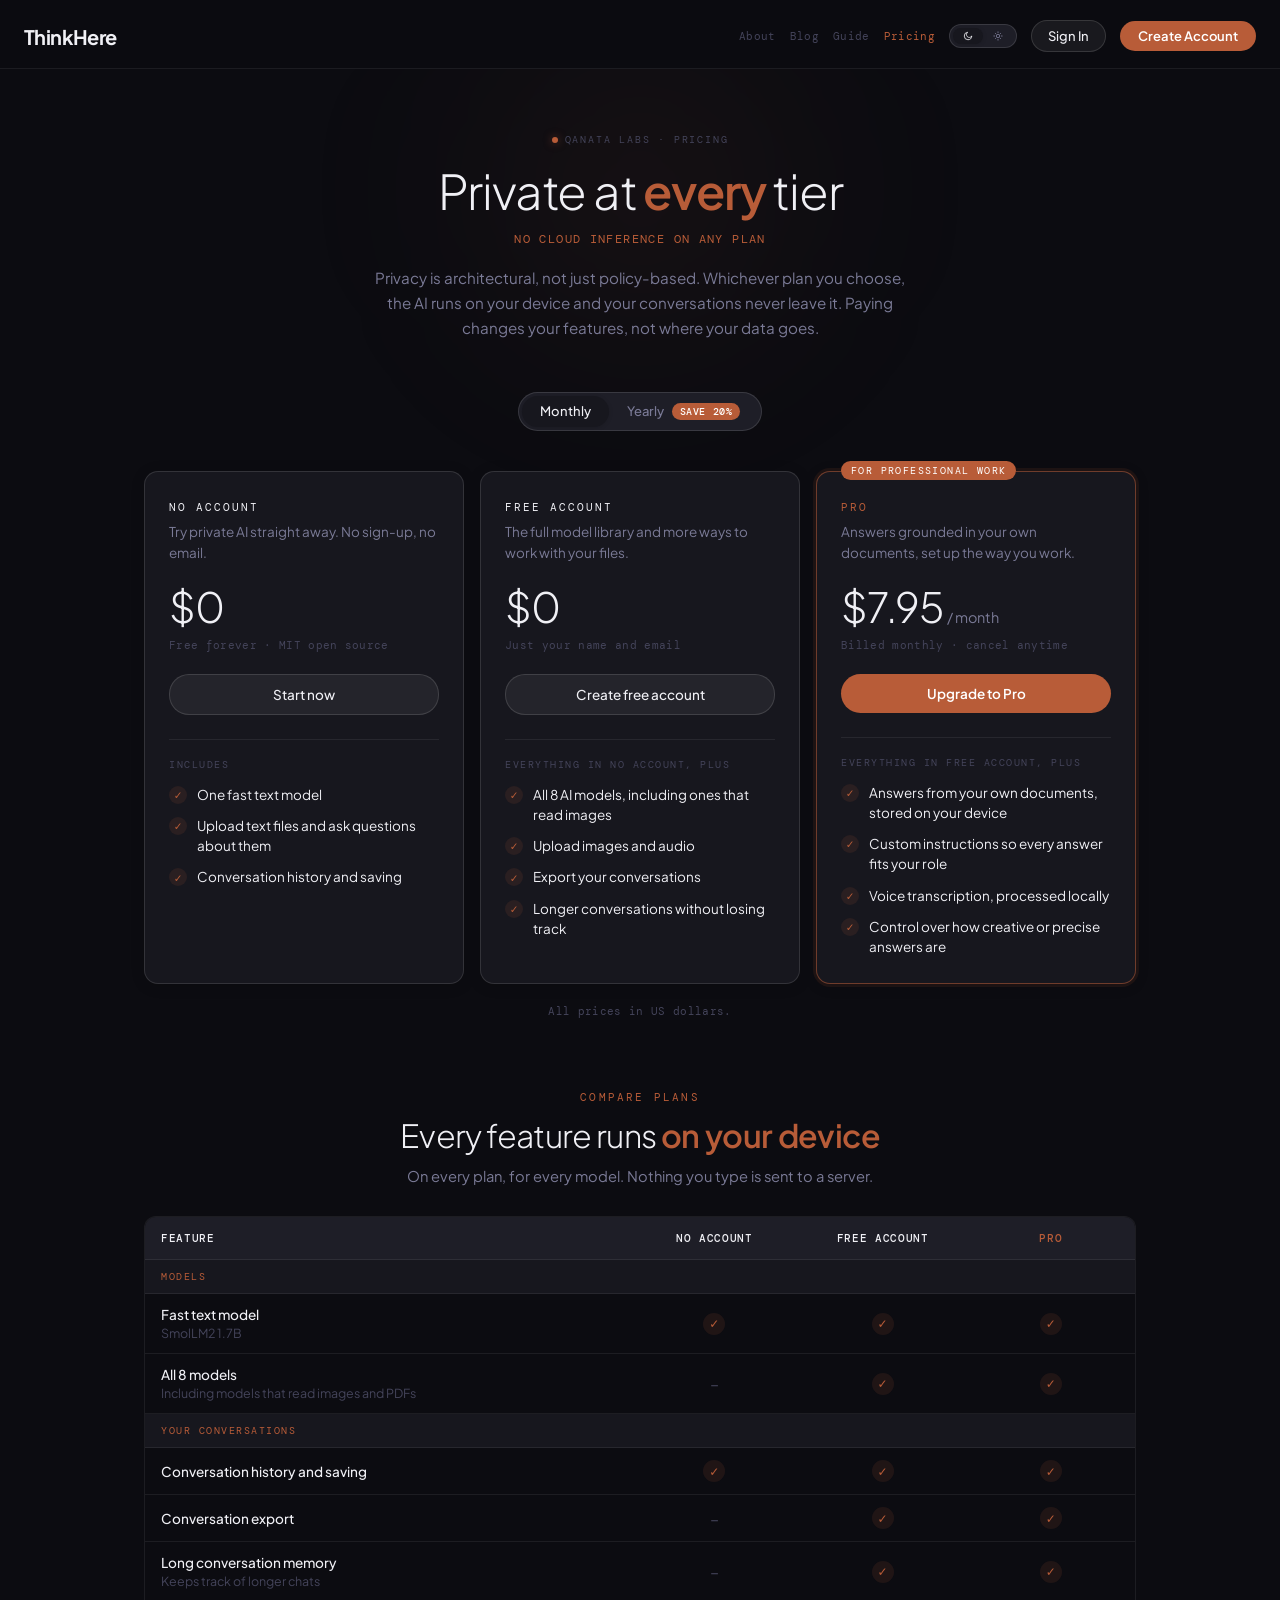
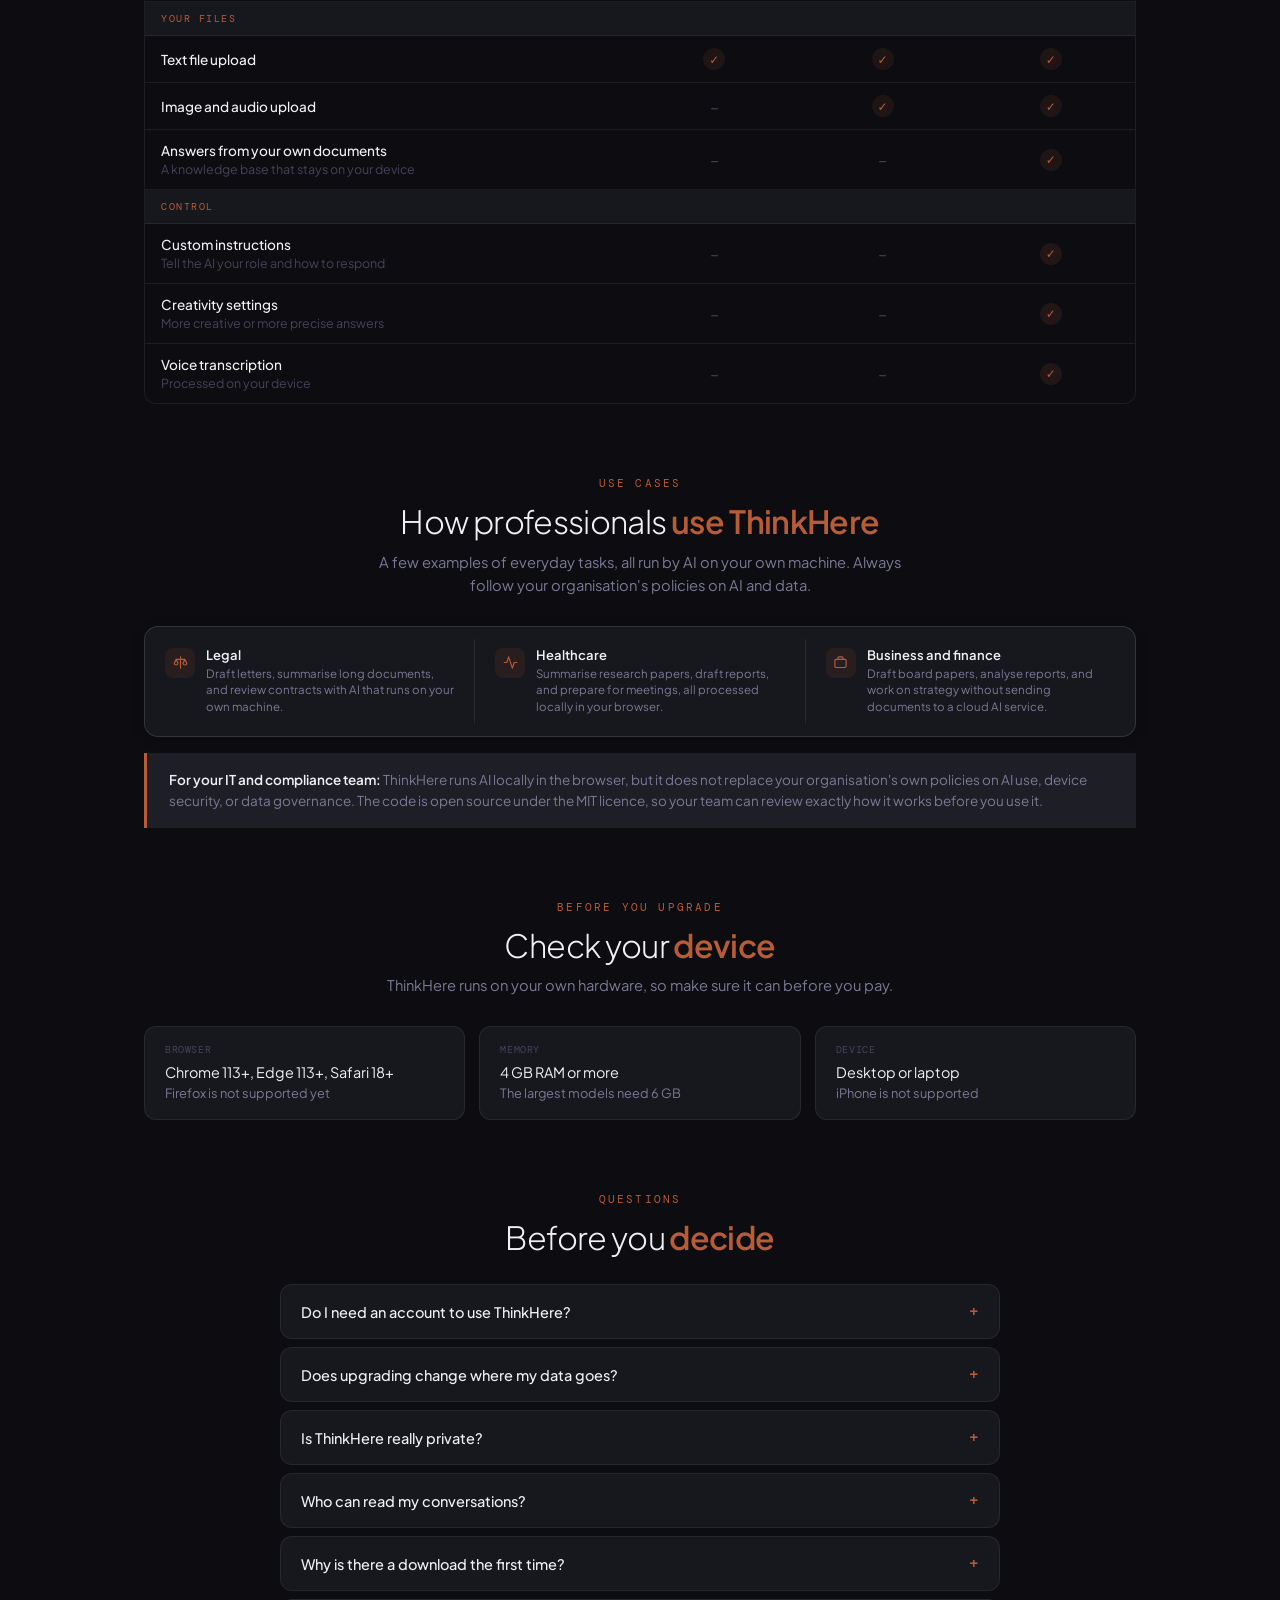
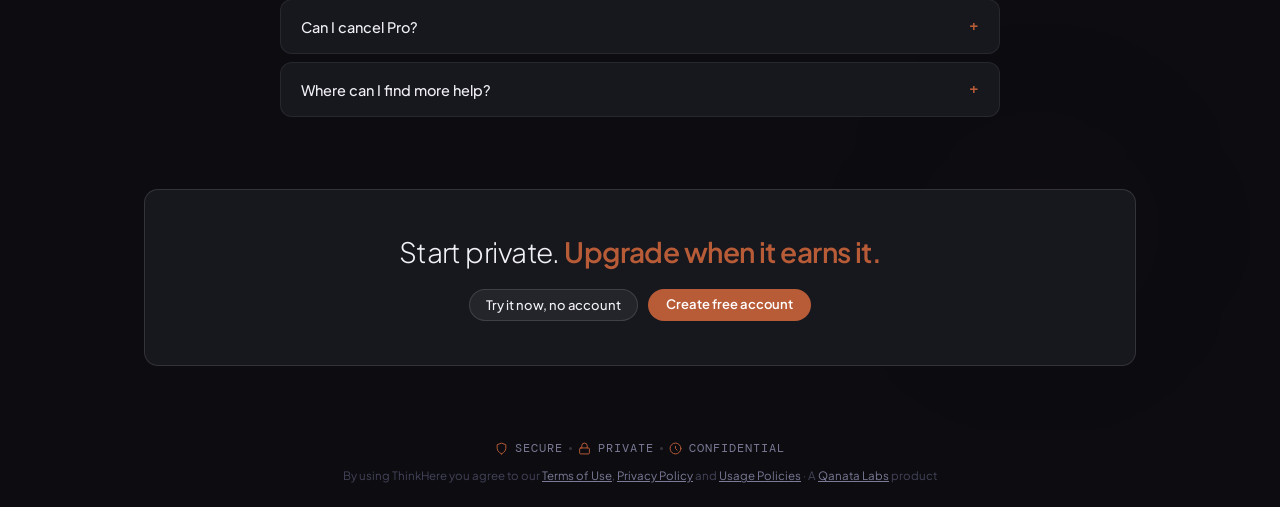
<file: pricing.html>
<!DOCTYPE html>
<html lang="en" data-theme="dark">

<head>
  <meta charset="UTF-8">
  <meta name="viewport" content="width=device-width, initial-scale=1.0">
  <title>Pricing | ThinkHere</title>
  <meta name="description" content="ThinkHere pricing. Private AI that runs entirely in your browser, on every plan. Start free with no account.">
  <link
    href="https://fonts.googleapis.com/css2?family=Plus+Jakarta+Sans:ital,wght@0,300;0,400;0,500;0,600;0,700;1,400&family=DM+Mono:wght@300;400;500&display=swap"
    rel="stylesheet">
  <link rel="stylesheet" href="css/style.css">
  <style>
    /* ── Pricing page overrides (uses tokens from css/style.css) ── */
    html { scroll-behavior: smooth; }

    .page-wrap {
      display: flex;
      flex-direction: column;
      min-height: 100vh;
    }

    .page-header {
      position: sticky;
      top: 0;
      z-index: 100;
    }

    .page-nav.active { color: var(--accent); }

    .pricing-main {
      position: relative;
      flex: 1;
      overflow: hidden;
    }

    .pricing-inner {
      position: relative;
      z-index: 1;
      max-width: 1040px;
      margin: 0 auto;
      padding: 64px 24px 40px;
    }

    /* Hero */
    .pricing-hero {
      display: flex;
      flex-direction: column;
      align-items: center;
      text-align: center;
      gap: 18px;
      margin-bottom: 52px;
      animation: fadeUp 0.55s ease both;
    }

    .pricing-hero h1 {
      font-family: var(--font-sans);
      font-size: clamp(2rem, 4.6vw, 3rem);
      font-weight: 300;
      line-height: 1.12;
      letter-spacing: -0.025em;
      color: var(--hero-h);
    }

    .pricing-hero h1 em {
      color: var(--hero-em);
      font-style: normal;
      font-weight: 600;
    }

    .pricing-hero p {
      color: var(--text-muted);
      max-width: 540px;
      line-height: 1.65;
      font-size: 0.95rem;
    }

    .pricing-hero .intro-subtitle { margin-top: -4px; }

    /* Billing switch */
    .billing-switch {
      display: flex;
      width: fit-content;
      margin: 0 auto 40px;
      background: var(--surface2);
      border: 1px solid var(--border-md);
      border-radius: 20px;
      padding: 3px;
    }

    .billing-btn {
      display: flex;
      align-items: center;
      gap: 8px;
      padding: 7px 18px;
      border-radius: 16px;
      border: none;
      background: transparent;
      color: var(--text-muted);
      font-family: var(--font-sans);
      font-size: 13px;
      font-weight: 500;
      cursor: pointer;
      transition: all 0.18s;
    }

    .billing-btn.active {
      background: var(--surface);
      color: var(--text);
      box-shadow: 0 1px 4px var(--shadow);
    }

    .save-pill {
      font-family: var(--font-mono);
      font-size: 10px;
      letter-spacing: 0.06em;
      text-transform: uppercase;
      padding: 2px 8px;
      border-radius: 100px;
      background: var(--accent);
      color: #fff;
    }

    .currency-note {
      text-align: center;
      font-family: var(--font-mono);
      font-size: 0.68rem;
      letter-spacing: 0.03em;
      color: var(--text-dim);
      margin: -52px 0 72px;
    }

    /* Tier cards */
    .tiers {
      display: grid;
      grid-template-columns: repeat(3, 1fr);
      gap: 16px;
      margin-bottom: 72px;
    }

    .tier {
      position: relative;
      display: flex;
      flex-direction: column;
      background: var(--surface);
      border: 1px solid var(--border-md);
      border-radius: 14px;
      padding: 28px 24px 26px;
      box-shadow: 0 2px 14px var(--shadow);
    }

    .tier.pro {
      border-color: rgba(184, 92, 56, 0.55);
      box-shadow: 0 0 0 3px var(--accent-glow), 0 2px 14px var(--shadow);
    }

    .tier-flag {
      position: absolute;
      top: -11px;
      left: 24px;
      font-family: var(--font-mono);
      font-size: 10px;
      letter-spacing: 0.14em;
      text-transform: uppercase;
      padding: 3px 10px;
      border-radius: 100px;
      background: var(--accent);
      color: #fff;
    }

    .tier-label {
      font-family: var(--font-mono);
      font-size: 11px;
      letter-spacing: 0.18em;
      text-transform: uppercase;
      color: var(--text);
      margin-bottom: 8px;
    }

    .tier.pro .tier-label { color: var(--accent); }

    .tier-for {
      font-size: 13.5px;
      color: var(--text-muted);
      line-height: 1.55;
      min-height: 42px;
      margin-bottom: 22px;
    }

    .tier-price {
      font-family: var(--font-sans);
      font-size: 2.6rem;
      font-weight: 300;
      letter-spacing: -0.03em;
      color: var(--hero-h);
      line-height: 1;
    }

    .tier-price b { font-weight: 300; }

    .tier-price span {
      font-size: 0.9rem;
      font-weight: 400;
      letter-spacing: 0;
      color: var(--text-muted);
      margin-left: 4px;
    }

    .tier-price-note {
      font-family: var(--font-mono);
      font-size: 0.68rem;
      letter-spacing: 0.03em;
      color: var(--text-dim);
      margin: 10px 0 22px;
    }

    .tier .btn-top-ghost,
    .tier .btn-top-solid {
      display: block;
      width: 100%;
      text-align: center;
      padding: 11px 16px;
      font-size: 13.5px;
      margin-bottom: 24px;
    }

    .tier-includes {
      font-family: var(--font-mono);
      font-size: 10px;
      letter-spacing: 0.15em;
      text-transform: uppercase;
      color: var(--text-dim);
      padding-top: 18px;
      border-top: 1px solid var(--border);
      margin-bottom: 14px;
    }

    .tier-list {
      list-style: none;
      display: flex;
      flex-direction: column;
      gap: 11px;
    }

    .tier-list li {
      display: flex;
      align-items: flex-start;
      gap: 10px;
      font-size: 13.5px;
      color: var(--text);
      line-height: 1.5;
    }

    .tier-list .check {
      flex-shrink: 0;
      width: 18px;
      height: 18px;
      font-size: 0.65rem;
      margin-top: 1px;
    }

    /* Section headings */
    .p-section { margin-bottom: 72px; }

    .p-section-head {
      text-align: center;
      margin-bottom: 28px;
    }

    .p-section-label {
      font-family: var(--font-mono);
      font-size: 11px;
      letter-spacing: 0.2em;
      text-transform: uppercase;
      color: var(--accent);
      display: block;
      margin-bottom: 12px;
    }

    .p-section-head h2 {
      font-size: clamp(24px, 2.6vw, 32px);
      font-weight: 300;
      letter-spacing: -0.02em;
      line-height: 1.2;
      color: var(--hero-h);
      margin-bottom: 10px;
    }

    .p-section-head h2 em {
      color: var(--hero-em);
      font-style: normal;
      font-weight: 600;
    }

    .p-section-head p {
      font-size: 0.92rem;
      color: var(--text-muted);
      line-height: 1.6;
      max-width: 560px;
      margin: 0 auto;
    }

    /* Comparison table (matches guide.html tier table) */
    .tier-table-wrap {
      overflow-x: auto;
      border: 1px solid var(--border);
      border-radius: var(--radius);
      background: var(--bg);
    }

    .tier-table {
      width: 100%;
      border-collapse: collapse;
      font-size: 0.85rem;
      min-width: 560px;
    }

    .tier-table thead { background: var(--surface2); }

    .tier-table th {
      font-family: var(--font-mono);
      font-size: 0.7rem;
      font-weight: 500;
      letter-spacing: 0.06em;
      text-transform: uppercase;
      color: var(--text);
      padding: 14px 16px;
      text-align: left;
      border-bottom: 1px solid var(--border);
    }

    .tier-table th:not(:first-child) { text-align: center; width: 17%; }
    .tier-table th.pro-col { color: var(--accent); }

    .tier-table td {
      padding: 12px 16px;
      border-bottom: 1px solid var(--border);
      color: var(--text-muted);
    }

    .tier-table td:not(:first-child) { text-align: center; }
    .tier-table tbody tr:last-child td { border-bottom: none; }
    .tier-table tbody tr:not(.group-row):hover { background: var(--surface); }

    .tier-table .feature-name {
      font-weight: 500;
      color: var(--text);
    }

    .tier-table .feature-sub {
      display: block;
      font-weight: 400;
      font-size: 0.78rem;
      color: var(--text-dim);
      margin-top: 2px;
    }

    .tier-table .group-row td {
      font-family: var(--font-mono);
      font-size: 10px;
      letter-spacing: 0.15em;
      text-transform: uppercase;
      color: var(--accent);
      background: var(--surface);
      padding: 10px 16px;
      text-align: left;
    }

    .check {
      display: inline-flex;
      align-items: center;
      justify-content: center;
      width: 22px;
      height: 22px;
      border-radius: 50%;
      background: rgba(184, 92, 56, 0.12);
      color: var(--accent);
      font-size: 0.75rem;
      font-weight: 600;
    }

    .dash {
      color: var(--text-dim);
      font-size: 1rem;
    }

    /* Sensitive work (matches homepage pillar row) */
    .pricing-inner .pillar-row { max-width: none; margin-top: 0; }
    .pricing-inner .pillar { padding: 20px 20px; }

    .caveat {
      margin-top: 16px;
      background: var(--surface2);
      border-left: 3px solid var(--accent);
      padding: 16px 22px;
      font-size: 13.5px;
      color: var(--text-muted);
      line-height: 1.6;
    }

    .caveat strong { color: var(--text); font-weight: 600; }

    /* Device requirements (matches guide.html) */
    .req-grid {
      display: grid;
      grid-template-columns: repeat(3, 1fr);
      gap: 14px;
    }

    .req-item {
      background: var(--surface);
      border: 1px solid var(--border);
      border-radius: var(--radius);
      padding: 16px 20px;
    }

    .req-label {
      font-family: var(--font-mono);
      font-size: 0.65rem;
      color: var(--text-dim);
      letter-spacing: 0.06em;
      text-transform: uppercase;
      margin-bottom: 6px;
    }

    .req-value {
      font-size: 0.9rem;
      color: var(--text);
      line-height: 1.4;
    }

    .req-value span {
      display: block;
      font-size: 0.8rem;
      color: var(--text-muted);
      margin-top: 3px;
    }

    /* FAQ */
    .faq {
      max-width: 720px;
      margin: 0 auto;
      display: flex;
      flex-direction: column;
      gap: 8px;
    }

    .faq details {
      background: var(--surface);
      border: 1px solid var(--border);
      border-radius: var(--radius);
      transition: border-color 0.15s;
    }

    .faq details[open] { border-color: var(--border-md); }

    .faq summary {
      list-style: none;
      cursor: pointer;
      padding: 16px 20px;
      font-size: 14.5px;
      font-weight: 500;
      color: var(--text);
      display: flex;
      justify-content: space-between;
      align-items: center;
      gap: 16px;
    }

    .faq summary::-webkit-details-marker { display: none; }

    .faq summary::after {
      content: '+';
      font-family: var(--font-mono);
      font-size: 16px;
      color: var(--accent);
      flex-shrink: 0;
    }

    .faq details[open] summary::after { content: '\2212'; }

    .faq details p {
      padding: 0 20px 18px;
      font-size: 14px;
      color: var(--text-muted);
      line-height: 1.7;
    }

    .faq details p a { color: var(--accent); text-decoration: none; }

    /* Closing CTA */
    .closing {
      text-align: center;
      padding: 44px 24px;
      background: var(--surface);
      border: 1px solid var(--border-md);
      border-radius: 14px;
      margin-bottom: 24px;
    }

    .closing h2 {
      font-size: clamp(22px, 2.4vw, 28px);
      font-weight: 300;
      letter-spacing: -0.02em;
      color: var(--hero-h);
      margin-bottom: 20px;
    }

    .closing h2 em { color: var(--hero-em); font-style: normal; font-weight: 600; }

    .closing-actions {
      display: flex;
      justify-content: center;
      gap: 10px;
      flex-wrap: wrap;
    }

    @media (max-width: 860px) {
      .tiers, .req-grid { grid-template-columns: 1fr; }
      .tier-for { min-height: 0; }
      .pricing-inner .pillar-row { flex-direction: column; }
      .pricing-inner .pillar-sep { width: auto; height: 1px; margin: 0 14px; }
    }

    @media (max-width: 680px) {
      .pricing-inner { padding: 40px 16px 32px; }
      .page-header-right .page-theme-toggle,
      .page-header-right .btn-top-ghost { display: none; }
    }
  </style>
</head>

<body>
  <div class="page-wrap">
    <header class="page-header">
      <a class="page-header-logo" href="/">
        ThinkHere
      </a>
      <div class="page-header-right">
        <a class="page-nav" href="about.html">About</a>
        <a class="page-nav" href="blog.html">Blog</a>
        <a class="page-nav" href="guide.html">Guide</a>
        <a class="page-nav active" href="pricing.html">Pricing</a>
        <div class="page-theme-toggle">
          <button class="page-theme-btn active" id="btn-dark" onclick="setTheme('dark')" aria-label="Dark theme">
            <svg width="10" height="10" viewBox="0 0 24 24" fill="none">
              <path d="M21 12.79A9 9 0 1111.21 3a7 7 0 109.79 9.79z" stroke="currentColor" stroke-width="2"
                stroke-linecap="round" />
            </svg>
          </button>
          <button class="page-theme-btn" id="btn-light" onclick="setTheme('light')" aria-label="Light theme">
            <svg width="10" height="10" viewBox="0 0 24 24" fill="none">
              <circle cx="12" cy="12" r="4" stroke="currentColor" stroke-width="2" />
              <path
                d="M12 2v2M12 20v2M2 12h2M20 12h2M5.63 5.63l1.41 1.41M16.96 16.96l1.41 1.41M5.63 18.37l1.41-1.41M16.96 7.04l1.41-1.41"
                stroke="currentColor" stroke-width="2" stroke-linecap="round" />
            </svg>
          </button>
        </div>
        <a class="btn-top-ghost" href="#" onclick="signIn(); return false;">Sign In</a>
        <a class="btn-top-solid" href="https://app.thinkhere.ai/?mode=signup">Create Account</a>
      </div>
    </header>

    <main class="pricing-main">
      <div class="bg-orb orb1"></div>
      <div class="bg-orb orb2"></div>

      <div class="pricing-inner">

        <!-- Hero -->
        <section class="pricing-hero">
          <div class="eyebrow"><span class="eyebrow-dot"></span>Qanata Labs &middot; Pricing</div>
          <h1>Private at <em>every</em> tier</h1>
          <div class="intro-subtitle">No cloud inference on any plan</div>
          <p>Privacy is architectural, not just policy-based. Whichever plan you choose, the AI runs on your device
            and your conversations never leave it. Paying changes your features, not where your data goes.</p>
        </section>

        <!-- Billing switch -->
        <div class="billing-switch" role="group" aria-label="Billing period">
          <button class="billing-btn active" id="bill-monthly" onclick="setBilling('monthly')">Monthly</button>
          <button class="billing-btn" id="bill-yearly" onclick="setBilling('yearly')">Yearly <span class="save-pill">Save 20%</span></button>
        </div>

        <!-- Tier cards -->
        <section class="tiers" aria-label="Plans">

          <div class="tier">
            <div class="tier-label">No account</div>
            <div class="tier-for">Try private AI straight away. No sign-up, no email.</div>
            <div class="tier-price">$0</div>
            <div class="tier-price-note">Free forever &middot; MIT open source</div>
            <a class="btn-top-ghost" href="/">Start now</a>
            <div class="tier-includes">Includes</div>
            <ul class="tier-list">
              <li><span class="check">&#10003;</span>One fast text model</li>
              <li><span class="check">&#10003;</span>Upload text files and ask questions about them</li>
              <li><span class="check">&#10003;</span>Conversation history and saving</li>
            </ul>
          </div>

          <div class="tier">
            <div class="tier-label">Free account</div>
            <div class="tier-for">The full model library and more ways to work with your files.</div>
            <div class="tier-price">$0</div>
            <div class="tier-price-note">Just your name and email</div>
            <a class="btn-top-ghost" href="https://app.thinkhere.ai/?mode=signup">Create free account</a>
            <div class="tier-includes">Everything in No account, plus</div>
            <ul class="tier-list">
              <li><span class="check">&#10003;</span>All 8 AI models, including ones that read images</li>
              <li><span class="check">&#10003;</span>Upload images and audio</li>
              <li><span class="check">&#10003;</span>Export your conversations</li>
              <li><span class="check">&#10003;</span>Longer conversations without losing track</li>
            </ul>
          </div>

          <div class="tier pro">
            <div class="tier-flag">For professional work</div>
            <div class="tier-label">Pro</div>
            <div class="tier-for">Answers grounded in your own documents, set up the way you work.</div>
            <div class="tier-price"><b id="pro-amt">$7.95</b><span id="pro-per">/ month</span></div>
            <div class="tier-price-note" id="pro-note">Billed monthly &middot; cancel anytime</div>
            <a class="btn-top-solid" href="https://app.thinkhere.ai/?mode=signup">Upgrade to Pro</a>
            <div class="tier-includes">Everything in Free account, plus</div>
            <ul class="tier-list">
              <li><span class="check">&#10003;</span>Answers from your own documents, stored on your device</li>
              <li><span class="check">&#10003;</span>Custom instructions so every answer fits your role</li>
              <li><span class="check">&#10003;</span>Voice transcription, processed locally</li>
              <li><span class="check">&#10003;</span>Control over how creative or precise answers are</li>
            </ul>
          </div>

        </section>
        <p class="currency-note">All prices in US dollars.</p>

        <!-- Comparison -->
        <section class="p-section" id="compare">
          <div class="p-section-head">
            <span class="p-section-label">Compare plans</span>
            <h2>Every feature runs <em>on your device</em></h2>
            <p>On every plan, for every model. Nothing you type is sent to a server.</p>
          </div>

          <div class="tier-table-wrap">
            <table class="tier-table">
              <thead>
                <tr>
                  <th>Feature</th>
                  <th>No account</th>
                  <th>Free account</th>
                  <th class="pro-col">Pro</th>
                </tr>
              </thead>
              <tbody>
                <tr class="group-row"><td colspan="4">Models</td></tr>
                <tr>
                  <td class="feature-name">Fast text model<span class="feature-sub">SmolLM2 1.7B</span></td>
                  <td><span class="check">&#10003;</span></td>
                  <td><span class="check">&#10003;</span></td>
                  <td><span class="check">&#10003;</span></td>
                </tr>
                <tr>
                  <td class="feature-name">All 8 models<span class="feature-sub">Including models that read images and PDFs</span></td>
                  <td><span class="dash">&ndash;</span></td>
                  <td><span class="check">&#10003;</span></td>
                  <td><span class="check">&#10003;</span></td>
                </tr>

                <tr class="group-row"><td colspan="4">Your conversations</td></tr>
                <tr>
                  <td class="feature-name">Conversation history and saving</td>
                  <td><span class="check">&#10003;</span></td>
                  <td><span class="check">&#10003;</span></td>
                  <td><span class="check">&#10003;</span></td>
                </tr>
                <tr>
                  <td class="feature-name">Conversation export</td>
                  <td><span class="dash">&ndash;</span></td>
                  <td><span class="check">&#10003;</span></td>
                  <td><span class="check">&#10003;</span></td>
                </tr>
                <tr>
                  <td class="feature-name">Long conversation memory<span class="feature-sub">Keeps track of longer chats</span></td>
                  <td><span class="dash">&ndash;</span></td>
                  <td><span class="check">&#10003;</span></td>
                  <td><span class="check">&#10003;</span></td>
                </tr>

                <tr class="group-row"><td colspan="4">Your files</td></tr>
                <tr>
                  <td class="feature-name">Text file upload</td>
                  <td><span class="check">&#10003;</span></td>
                  <td><span class="check">&#10003;</span></td>
                  <td><span class="check">&#10003;</span></td>
                </tr>
                <tr>
                  <td class="feature-name">Image and audio upload</td>
                  <td><span class="dash">&ndash;</span></td>
                  <td><span class="check">&#10003;</span></td>
                  <td><span class="check">&#10003;</span></td>
                </tr>
                <tr>
                  <td class="feature-name">Answers from your own documents<span class="feature-sub">A knowledge base that stays on your device</span></td>
                  <td><span class="dash">&ndash;</span></td>
                  <td><span class="dash">&ndash;</span></td>
                  <td><span class="check">&#10003;</span></td>
                </tr>

                <tr class="group-row"><td colspan="4">Control</td></tr>
                <tr>
                  <td class="feature-name">Custom instructions<span class="feature-sub">Tell the AI your role and how to respond</span></td>
                  <td><span class="dash">&ndash;</span></td>
                  <td><span class="dash">&ndash;</span></td>
                  <td><span class="check">&#10003;</span></td>
                </tr>
                <tr>
                  <td class="feature-name">Creativity settings<span class="feature-sub">More creative or more precise answers</span></td>
                  <td><span class="dash">&ndash;</span></td>
                  <td><span class="dash">&ndash;</span></td>
                  <td><span class="check">&#10003;</span></td>
                </tr>
                <tr>
                  <td class="feature-name">Voice transcription<span class="feature-sub">Processed on your device</span></td>
                  <td><span class="dash">&ndash;</span></td>
                  <td><span class="dash">&ndash;</span></td>
                  <td><span class="check">&#10003;</span></td>
                </tr>
              </tbody>
            </table>
          </div>
        </section>

        <!-- Sensitive work -->
        <section class="p-section" id="sensitive-work">
          <div class="p-section-head">
            <span class="p-section-label">Use cases</span>
            <h2>How professionals <em>use ThinkHere</em></h2>
            <p>A few examples of everyday tasks, all run by AI on your own machine. Always follow your organisation's policies on AI and data.</p>
          </div>

          <div class="pillar-row">
            <div class="pillar">
              <div class="p-icon">
                <svg width="15" height="15" viewBox="0 0 24 24" fill="none" stroke="currentColor" stroke-width="1.8" stroke-linecap="round" stroke-linejoin="round"><path d="M12 3v18M5 7h14M5 7l-3 6a3 3 0 006 0L5 7zM19 7l-3 6a3 3 0 006 0l-3-6z"/></svg>
              </div>
              <div>
                <span class="p-title">Legal</span>
                <span class="p-desc">Draft letters, summarise long documents, and review contracts with AI that runs on your own machine.</span>
              </div>
            </div>
            <div class="pillar-sep"></div>
            <div class="pillar">
              <div class="p-icon">
                <svg width="15" height="15" viewBox="0 0 24 24" fill="none" stroke="currentColor" stroke-width="1.8" stroke-linecap="round" stroke-linejoin="round"><path d="M22 12h-4l-3 9L9 3l-3 9H2"/></svg>
              </div>
              <div>
                <span class="p-title">Healthcare</span>
                <span class="p-desc">Summarise research papers, draft reports, and prepare for meetings, all processed locally in your browser.</span>
              </div>
            </div>
            <div class="pillar-sep"></div>
            <div class="pillar">
              <div class="p-icon">
                <svg width="15" height="15" viewBox="0 0 24 24" fill="none" stroke="currentColor" stroke-width="1.8" stroke-linecap="round" stroke-linejoin="round"><rect x="3" y="7" width="18" height="13" rx="2"/><path d="M8 7V5a2 2 0 012-2h4a2 2 0 012 2v2"/></svg>
              </div>
              <div>
                <span class="p-title">Business and finance</span>
                <span class="p-desc">Draft board papers, analyse reports, and work on strategy without sending documents to a cloud AI service.</span>
              </div>
            </div>
          </div>

          <div class="caveat">
            <strong>For your IT and compliance team:</strong> ThinkHere runs AI locally in the browser, but it does
            not replace your organisation's own policies on AI use, device security, or data governance. The code is
            open source under the MIT licence, so your team can review exactly how it works before you use it.
          </div>
        </section>

        <!-- Device check -->
        <section class="p-section" id="device">
          <div class="p-section-head">
            <span class="p-section-label">Before you upgrade</span>
            <h2>Check your <em>device</em></h2>
            <p>ThinkHere runs on your own hardware, so make sure it can before you pay.</p>
          </div>

          <div class="req-grid">
            <div class="req-item">
              <div class="req-label">Browser</div>
              <div class="req-value">Chrome 113+, Edge 113+, Safari 18+<span>Firefox is not supported yet</span></div>
            </div>
            <div class="req-item">
              <div class="req-label">Memory</div>
              <div class="req-value">4 GB RAM or more<span>The largest models need 6 GB</span></div>
            </div>
            <div class="req-item">
              <div class="req-label">Device</div>
              <div class="req-value">Desktop or laptop<span>iPhone is not supported</span></div>
            </div>
          </div>
        </section>

        <!-- FAQ -->
        <section class="p-section" id="faq">
          <div class="p-section-head">
            <span class="p-section-label">Questions</span>
            <h2>Before you <em>decide</em></h2>
          </div>

          <div class="faq">
            <details>
              <summary>Do I need an account to use ThinkHere?</summary>
              <p>No. Open thinkhere.ai in a supported browser and start chatting straight away. A free account
                unlocks all 8 models, image and audio upload, and conversation export.</p>
            </details>
            <details>
              <summary>Does upgrading change where my data goes?</summary>
              <p>No. Every plan runs the AI on your device. Your account only manages your settings and which
                features you can use. It plays no part in answering your questions.</p>
            </details>
            <details>
              <summary>Is ThinkHere really private?</summary>
              <p>Yes, and you don't have to take our word for it. The code is open source, and you can watch your
                browser's network activity while you chat. You will see no outbound requests during a
                conversation.</p>
            </details>
            <details>
              <summary>Who can read my conversations?</summary>
              <p>Nobody at Qanata Labs. Conversations are stored in your browser, on your device, and never reach
                our servers.</p>
            </details>
            <details>
              <summary>Why is there a download the first time?</summary>
              <p>The AI model has to live on your device to run there. The first load downloads it once. After
                that it opens from your browser's cache in seconds.</p>
            </details>
            <details>
              <summary>Can I cancel Pro?</summary>
              <p>Yes, anytime. You keep everything in the free account, and your conversations stay on your
                device.</p>
            </details>
            <details>
              <summary>Where can I find more help?</summary>
              <p>The <a href="guide.html">Guide</a> covers setup, models, device support and troubleshooting in
                detail.</p>
            </details>
          </div>
        </section>

        <!-- Closing CTA -->
        <section class="closing">
          <h2>Start private. <em>Upgrade when it earns it.</em></h2>
          <div class="closing-actions">
            <a class="btn-top-ghost" href="/">Try it now, no account</a>
            <a class="btn-top-solid" href="https://app.thinkhere.ai/?mode=signup">Create free account</a>
          </div>
        </section>

      </div>
    </main>

    <div class="footer-trust">
      <span class="trust-pill">
        <svg viewBox="0 0 24 24">
          <path d="M12 22s8-4 8-10V5l-8-3-8 3v7c0 6 8 10 8 10z" />
        </svg>
        Secure
      </span>
      <span class="trust-dot"></span>
      <span class="trust-pill">
        <svg viewBox="0 0 24 24">
          <rect x="3" y="11" width="18" height="11" rx="2" />
          <path d="M7 11V7a5 5 0 0 1 10 0v4" />
        </svg>
        Private
      </span>
      <span class="trust-dot"></span>
      <span class="trust-pill">
        <svg viewBox="0 0 24 24">
          <circle cx="12" cy="12" r="10" />
          <path d="M12 8v4l3 3" />
        </svg>
        Confidential
      </span>
    </div>
    <p class="legal" style="padding-bottom:24px;">
      By using ThinkHere you agree to our <a href="terms.html">Terms of Use</a>, <a href="privacy.html">Privacy
        Policy</a> and <a href="usage.html">Usage Policies</a> &middot; A <a href="https://www.qanatalabs.com"
        target="_blank" rel="noopener">Qanata Labs</a> product
    </p>

  </div>
  <script>
    function setBilling(period) {
      var yearly = period === 'yearly';
      document.getElementById('bill-monthly').classList.toggle('active', !yearly);
      document.getElementById('bill-yearly').classList.toggle('active', yearly);
      document.getElementById('pro-amt').textContent = yearly ? '$76' : '$7.95';
      document.getElementById('pro-per').textContent = yearly ? '/ year' : '/ month';
      document.getElementById('pro-note').innerHTML = yearly
        ? '$6.33/mo &middot; billed annually'
        : 'Billed monthly &middot; cancel anytime';
    }

    function setTheme(t) {
      document.documentElement.setAttribute('data-theme', t);
      document.getElementById('btn-dark').classList.toggle('active', t === 'dark');
      document.getElementById('btn-light').classList.toggle('active', t === 'light');
      try { localStorage.setItem('thinkhere-theme', t); } catch (e) {}
    }
    (function () {
      try {
        var saved = localStorage.getItem('thinkhere-theme');
        if (saved) setTheme(saved);
      } catch (e) {}
    })();
  </script>
  <script type="module" src="js/auth.js"></script>
</body>

</html>
</file>
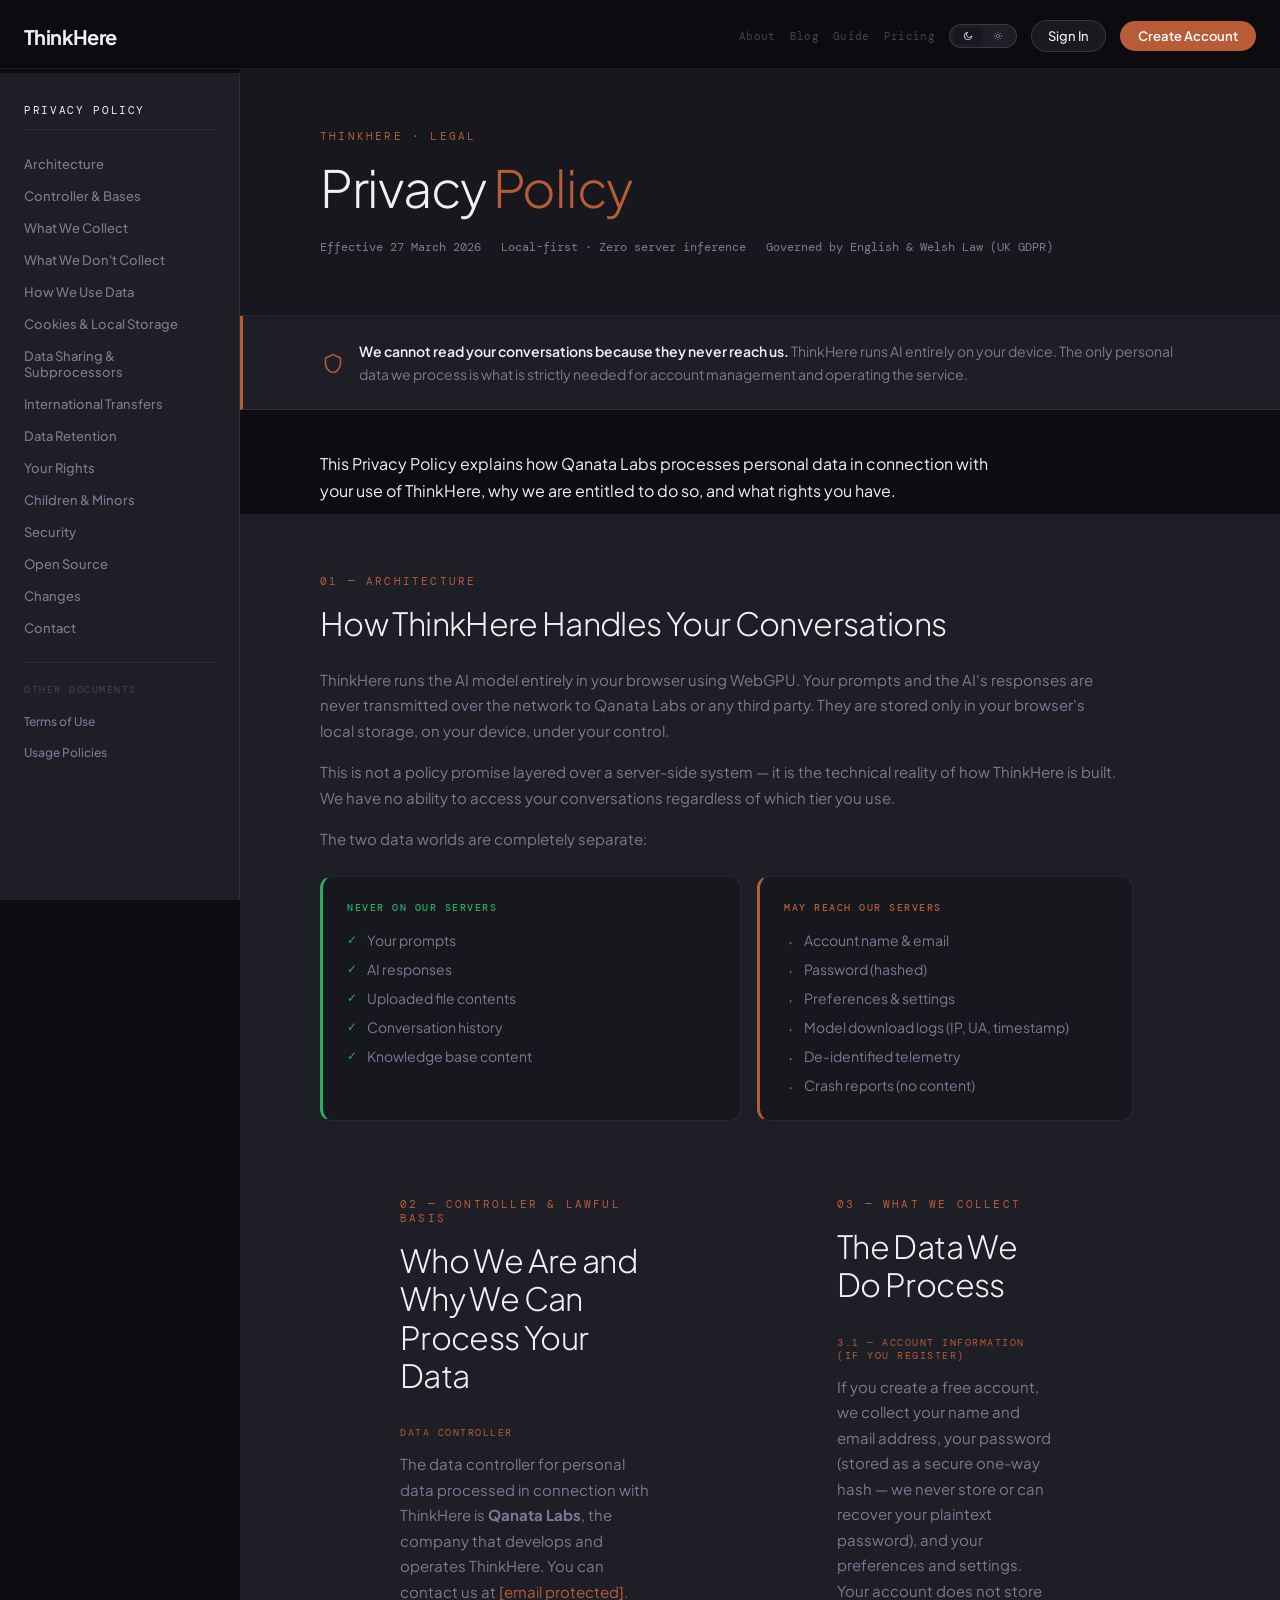
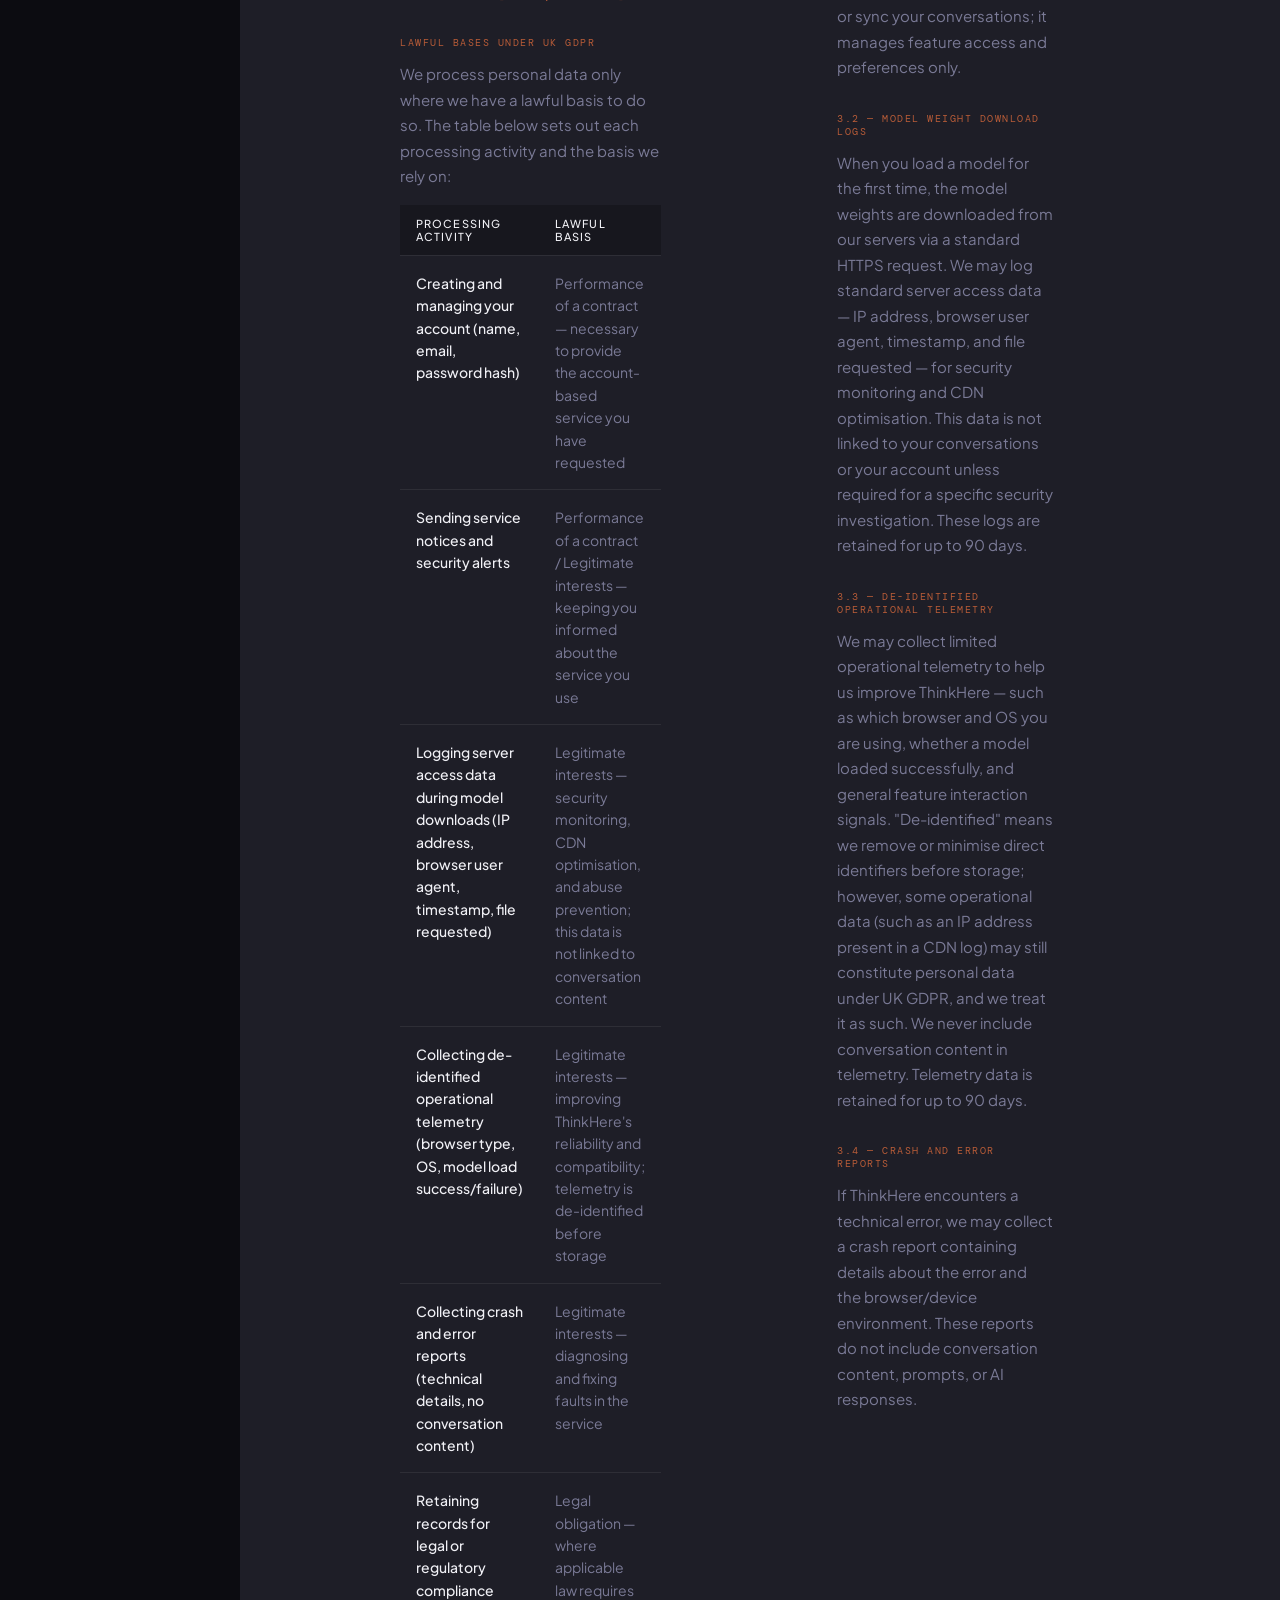
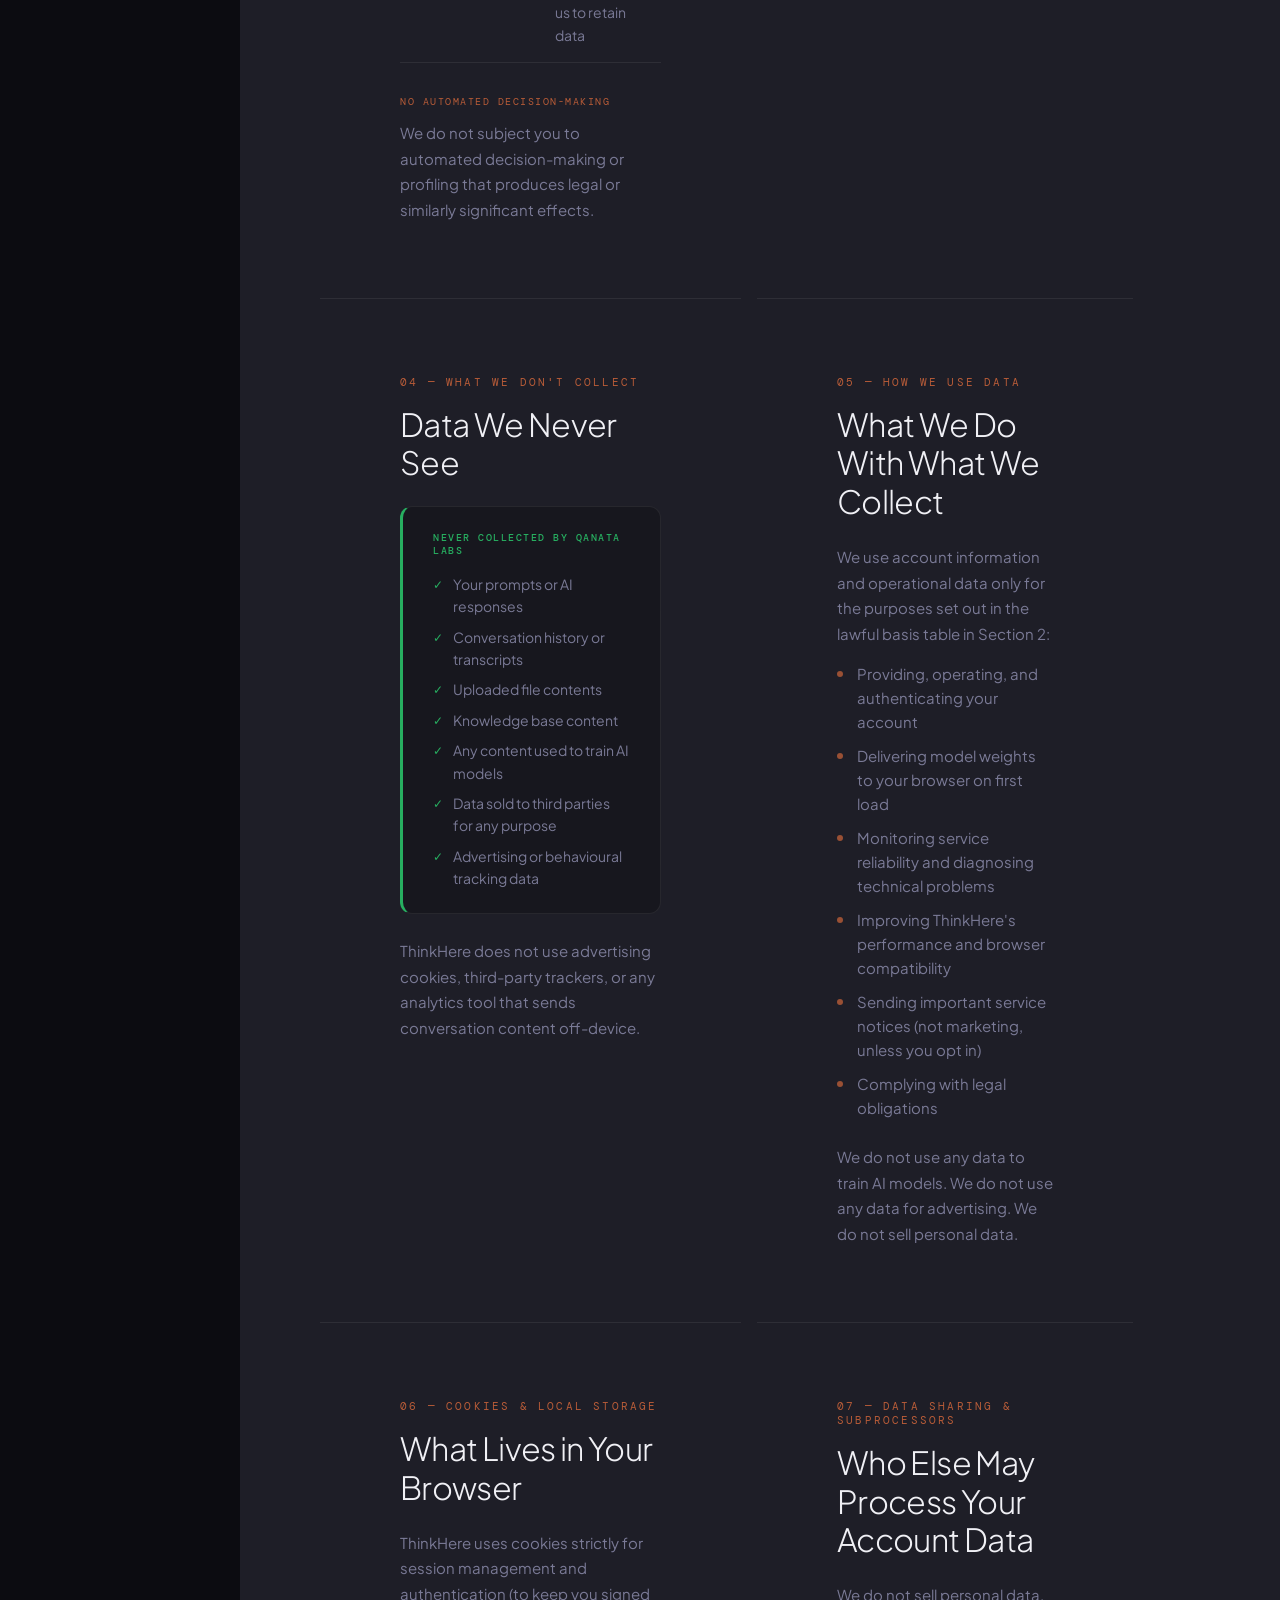
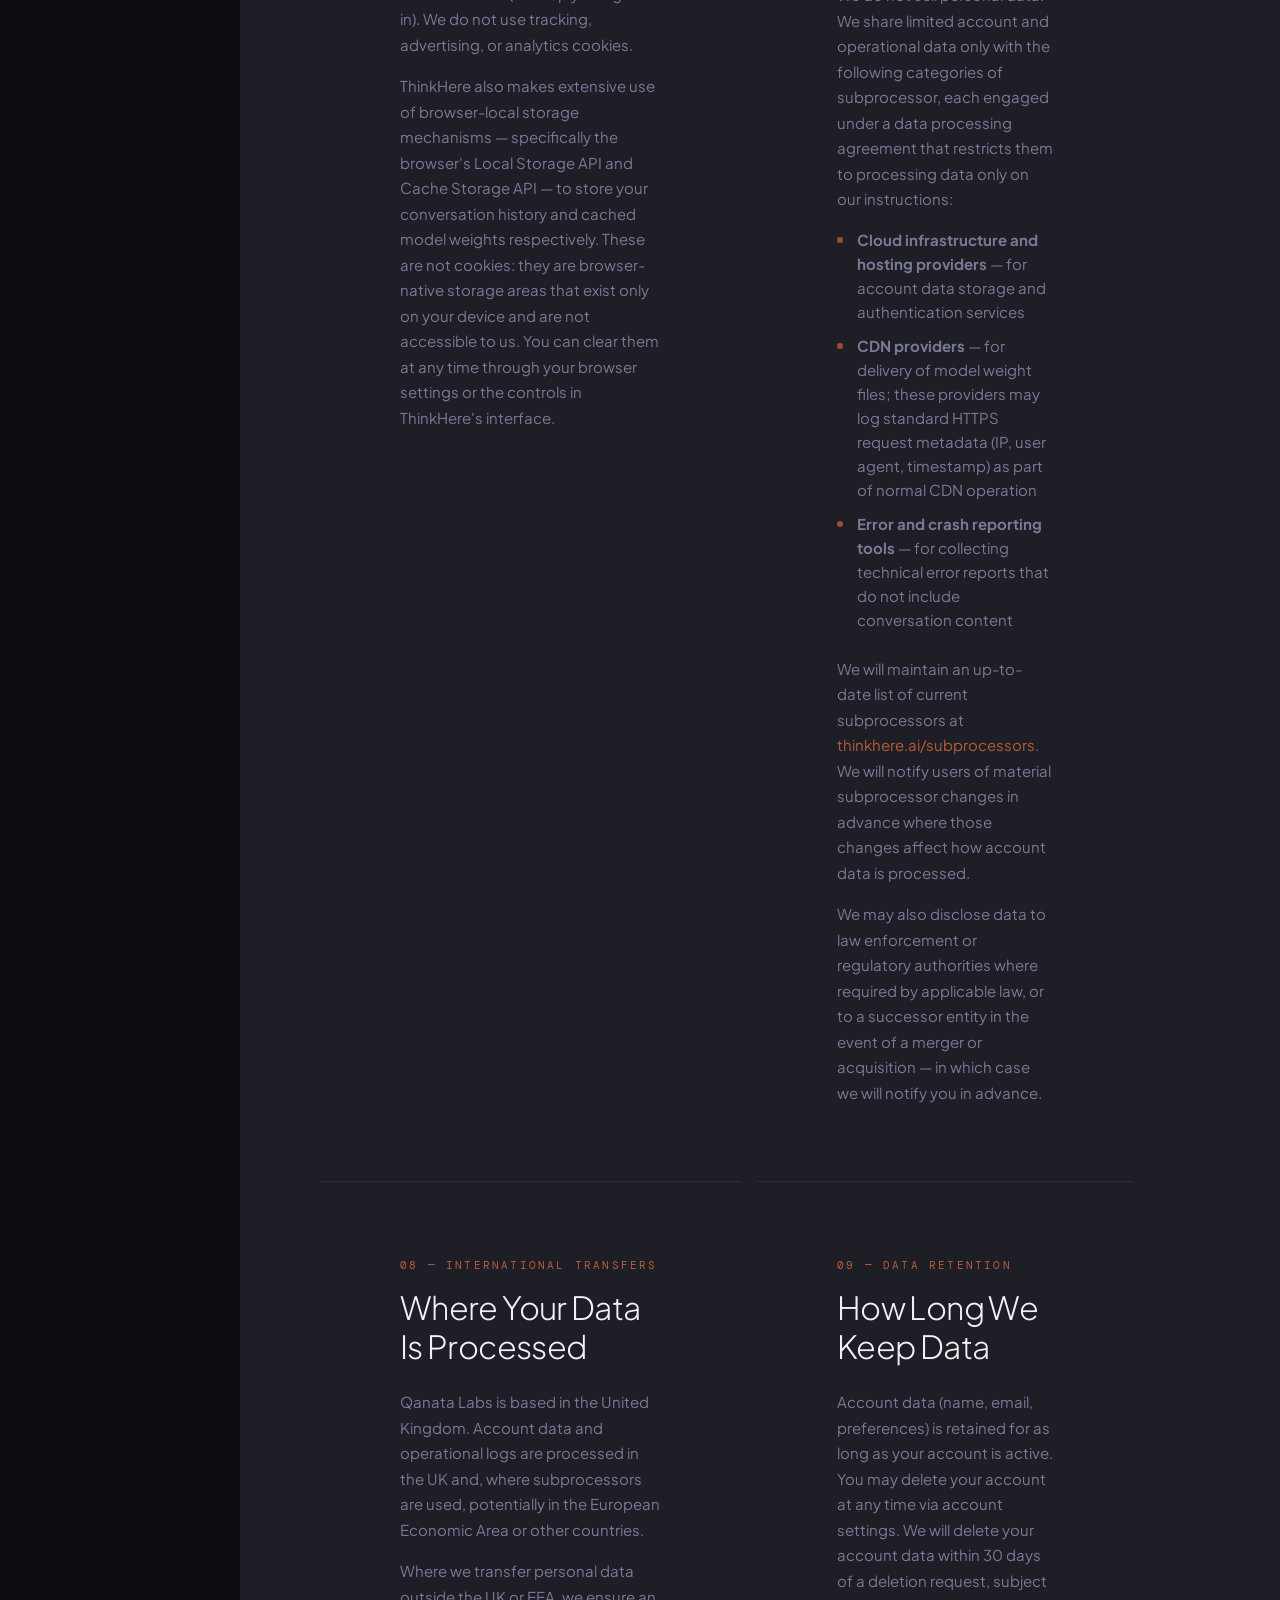
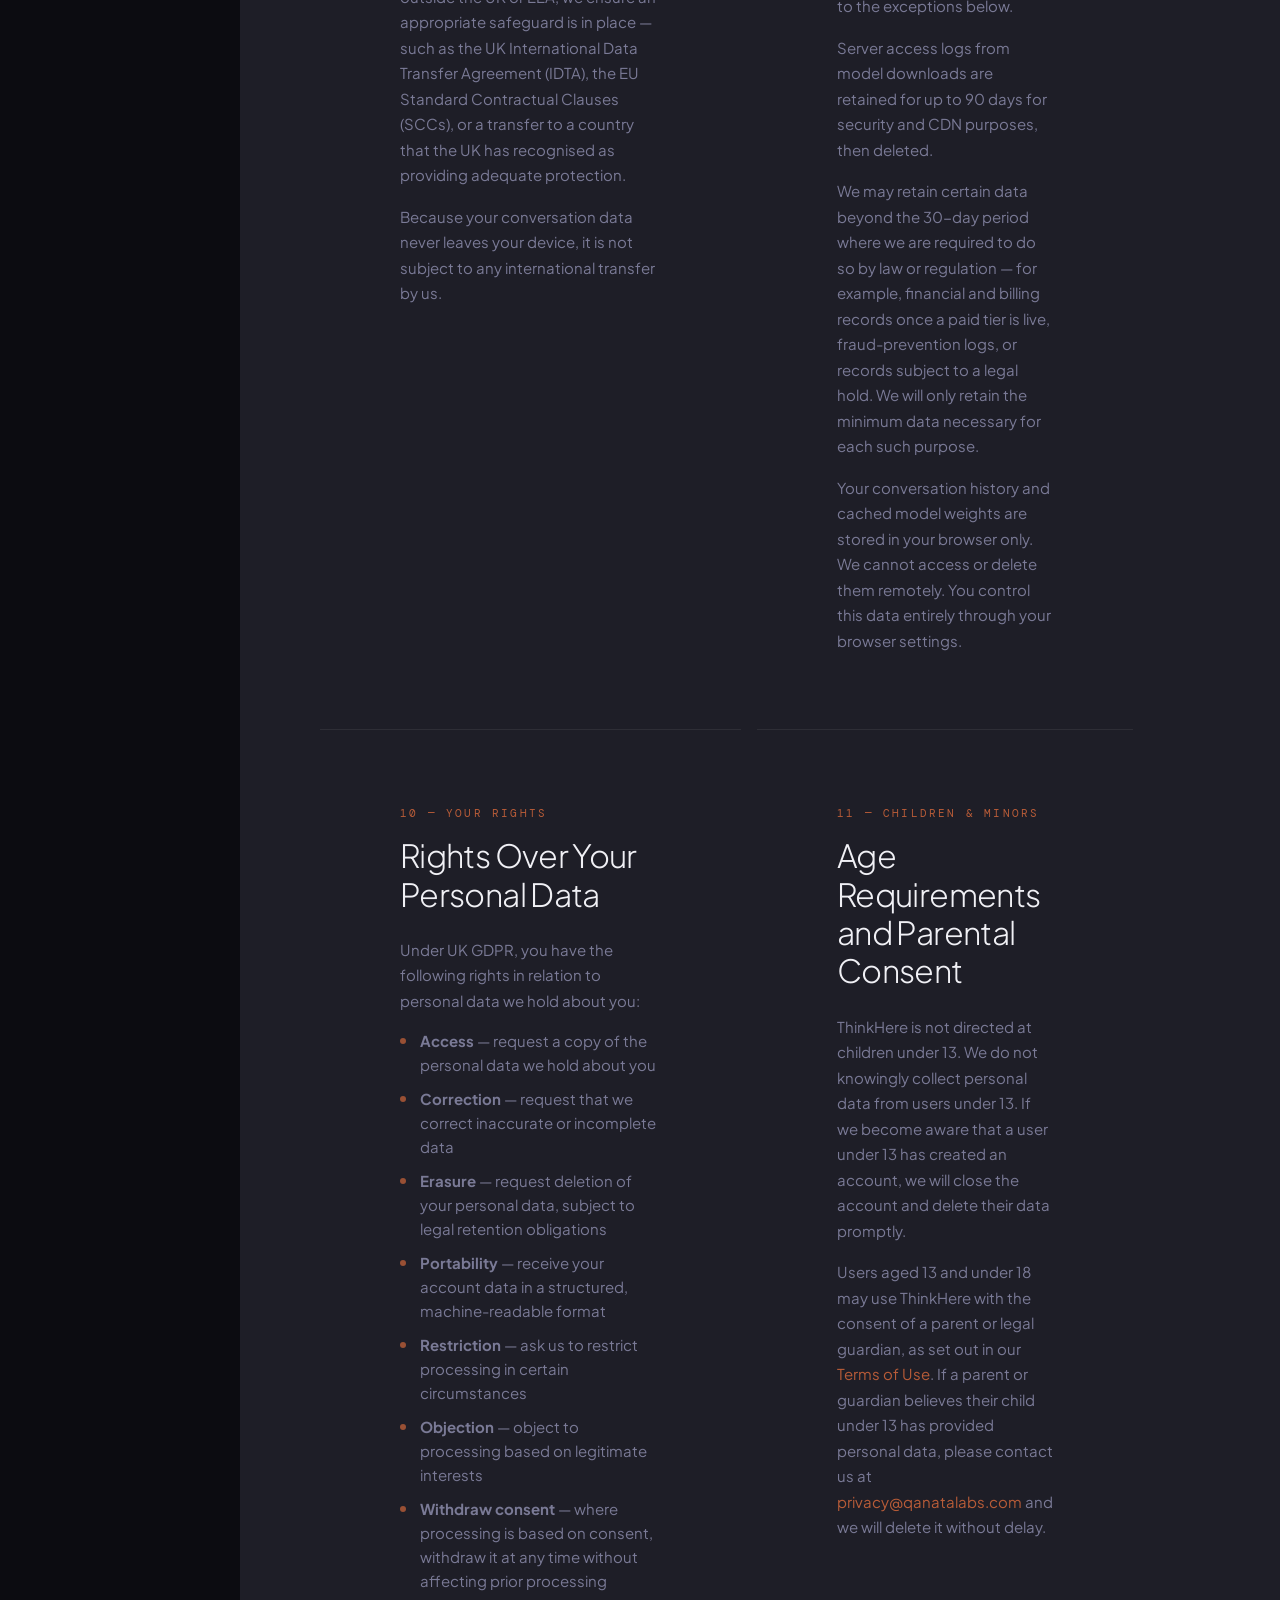
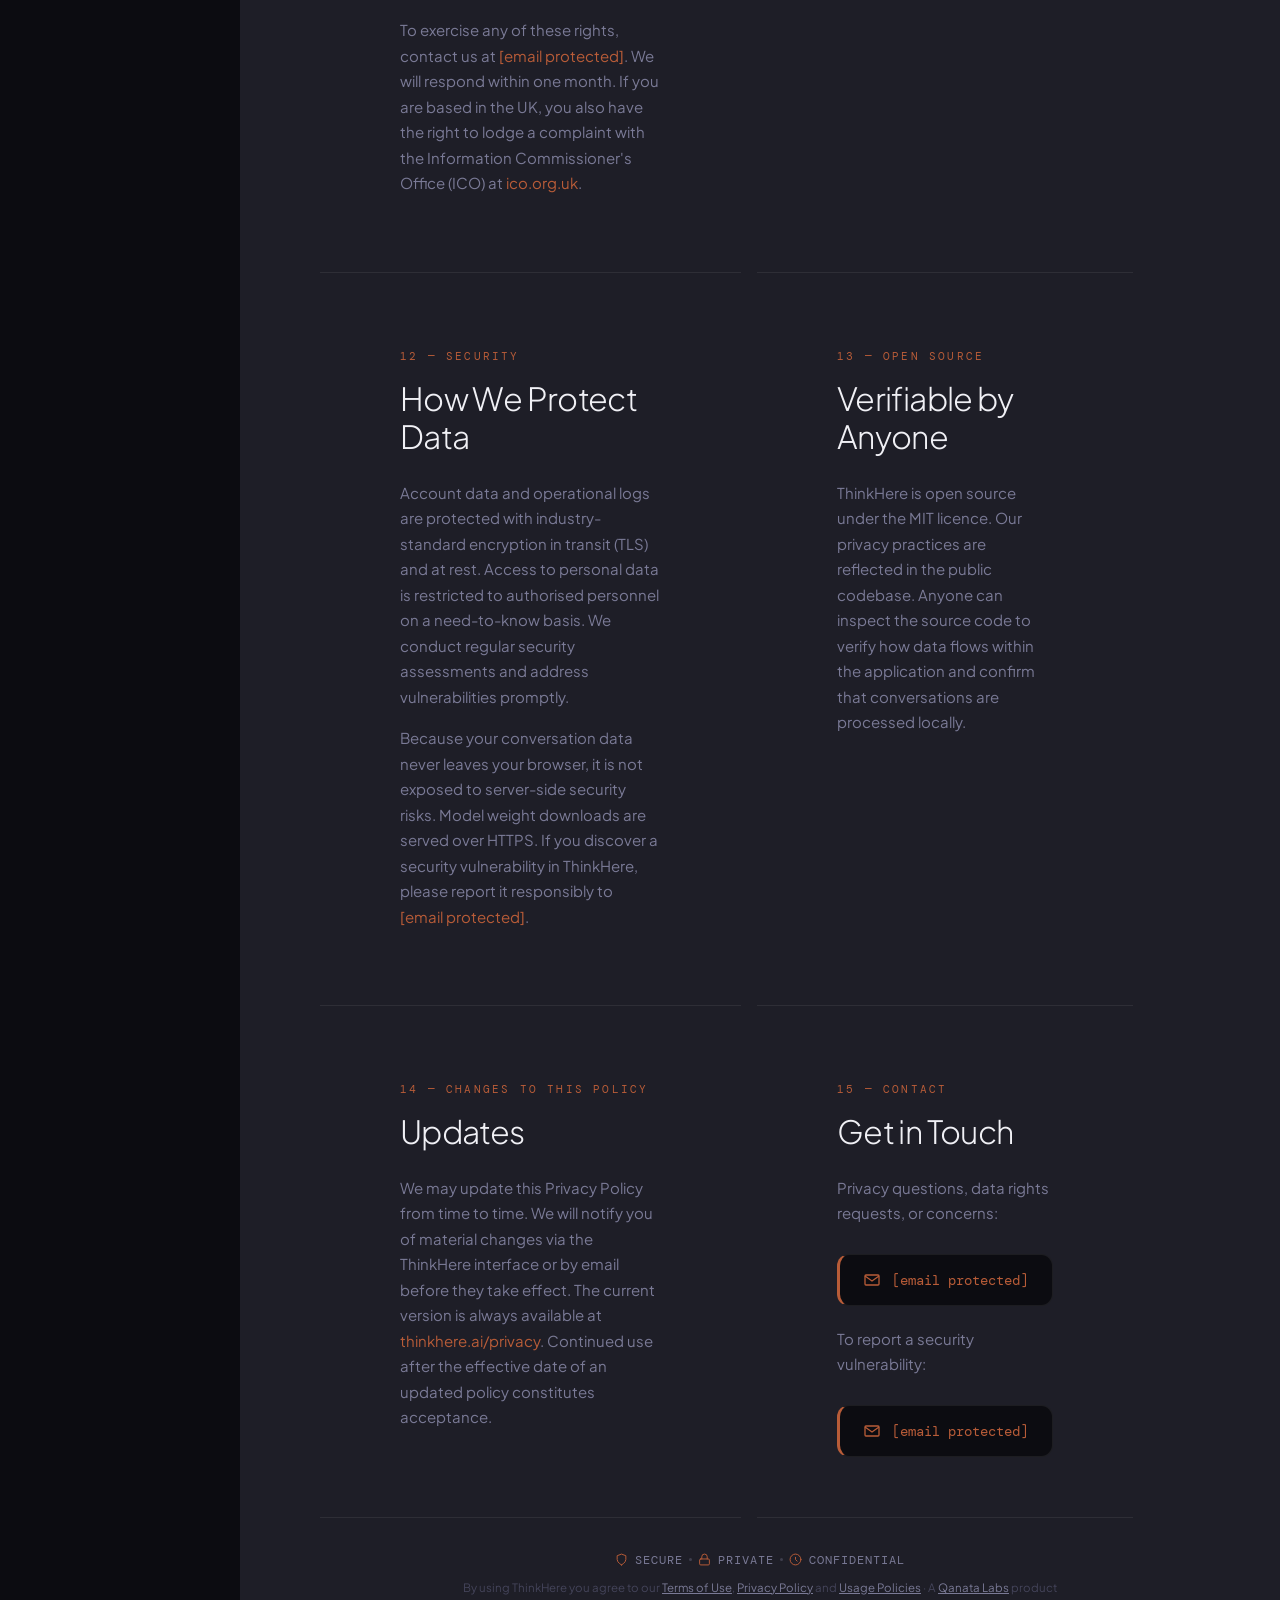
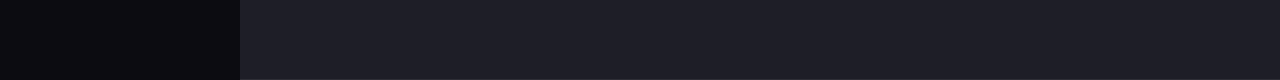
<file: privacy.html>
<!DOCTYPE html>
<html lang="en" data-theme="dark">

<head>
  <meta charset="UTF-8">
  <meta name="viewport" content="width=device-width, initial-scale=1.0">
  <title>Privacy Policy — ThinkHere</title>
  <link
    href="https://fonts.googleapis.com/css2?family=Plus+Jakarta+Sans:ital,wght@0,300;0,400;0,500;0,600;0,700;1,400&family=DM+Mono:wght@300;400;500&display=swap"
    rel="stylesheet">
  <link rel="stylesheet" href="css/style.css">
  <style>
    /* Specific page style overrides */
    .page-wrap {
      display: flex;
      flex-direction: column;
      min-height: 100vh;
    }

    .page-header {
      position: sticky;
      top: 0;
      z-index: 100;
    }
  </style>
</head>

<body>
  <div class="page-wrap">
    <header class="page-header">
      <a class="page-header-logo" href="/">
        ThinkHere
      </a>
      <div class="page-header-right">
        <a class="page-nav" href="about.html">About</a>
        <a class="page-nav" href="blog.html">Blog</a>
        <a class="page-nav" class="page-nav" href="guide.html">Guide</a>
        <a class="page-nav" href="pricing.html">Pricing</a>
        <div class="page-theme-toggle">
          <button class="page-theme-btn active" id="btn-dark" onclick="setTheme('dark')">
            <svg width="10" height="10" viewBox="0 0 24 24" fill="none">
              <path d="M21 12.79A9 9 0 1111.21 3a7 7 0 109.79 9.79z" stroke="currentColor" stroke-width="2"
                stroke-linecap="round" />
            </svg>
          </button>
          <button class="page-theme-btn" id="btn-light" onclick="setTheme('light')">
            <svg width="10" height="10" viewBox="0 0 24 24" fill="none">
              <circle cx="12" cy="12" r="4" stroke="currentColor" stroke-width="2" />
              <path
                d="M12 2v2M12 20v2M2 12h2M20 12h2M5.63 5.63l1.41 1.41M16.96 16.96l1.41 1.41M5.63 18.37l1.41-1.41M16.96 7.04l1.41-1.41"
                stroke="currentColor" stroke-width="2" stroke-linecap="round" />
            </svg>
          </button>
        </div>
        <a class="btn-top-ghost" href="#" onclick="signIn(); return false;">Sign In</a>
        <a class="btn-top-solid" href="https://app.thinkhere.ai/?mode=signup">Create Account</a>
      </div>
    </header>
    <div class="legal-layout">
      <div class="doc-nav">
        <div class="nav-doc-title">Privacy Policy</div>
        <ul>
          <li><a href="#s1">Architecture</a></li>
          <li><a href="#s2">Controller &amp; Bases</a></li>
          <li><a href="#s3">What We Collect</a></li>
          <li><a href="#s4">What We Don't Collect</a></li>
          <li><a href="#s5">How We Use Data</a></li>
          <li><a href="#s6">Cookies &amp; Local Storage</a></li>
          <li><a href="#s7">Data Sharing &amp; Subprocessors</a></li>
          <li><a href="#s8">International Transfers</a></li>
          <li><a href="#s9">Data Retention</a></li>
          <li><a href="#s10">Your Rights</a></li>
          <li><a href="#s11">Children &amp; Minors</a></li>
          <li><a href="#s12">Security</a></li>
          <li><a href="#s13">Open Source</a></li>
          <li><a href="#s14">Changes</a></li>
          <li><a href="#s15">Contact</a></li>
        </ul>
        <div class="nav-divider"></div>
        <div class="nav-other-label">Other Documents</div>
        <ul class="nav-other">
          <li><a href="thinkhere-terms-of-use.html">Terms of Use</a></li>
          <li><a href="thinkhere-usage-policies.html">Usage Policies</a></li>
        </ul>
      </div>

      <div class="doc-main">
        <div class="legal-cover">
          <div class="cover-grain"></div>
          <div class="cover-label">ThinkHere · Legal</div>
          <h1 class="cover-title">Privacy <em>Policy</em></h1>
          <div class="cover-meta">
            <span>Effective 27 March 2026</span>
            <span>Local-first · Zero server inference</span>
            <span>Governed by English &amp; Welsh Law (UK GDPR)</span>
          </div>
        </div>

        <div class="notice-banner">
          <svg width="20" height="20" viewBox="0 0 20 20" fill="none">
            <path d="M10 1.667L2.5 5v5c0 4.583 3.208 8.875 7.5 9.833 4.292-.958 7.5-5.25 7.5-9.833V5L10 1.667z"
              stroke="currentColor" stroke-width="1.5" stroke-linejoin="round" />
          </svg>
          <p><strong>We cannot read your conversations because they never reach us.</strong> ThinkHere runs AI entirely
            on your device. The only personal data we process is what is strictly needed for account management and
            operating the service.</p>
        </div>

        <p class="intro-para">This Privacy Policy explains how Qanata Labs processes personal data in connection with
          your use of ThinkHere, why we are entitled to do so, and what rights you have.</p>

        <div class="doc-section dark" id="s1">
          <span class="section-number">01 — Architecture</span>
          <h2 class="section-heading">How ThinkHere Handles Your Conversations</h2>
          <p class="body">ThinkHere runs the AI model entirely in your browser using WebGPU. Your prompts and the AI's
            responses are never transmitted over the network to Qanata Labs or any third party. They are stored only in
            your browser's local storage, on your device, under your control.</p>
          <p class="body">This is not a policy promise layered over a server-side system — it is the technical reality
            of how ThinkHere is built. We have no ability to access your conversations regardless of which tier you use.
          </p>
          <p class="body">The two data worlds are completely separate:</p>
          <div class="bucket-grid">
            <div class="bucket no">
              <div class="bucket-label">Never on our servers</div>
              <ul>
                <li>Your prompts</li>
                <li>AI responses</li>
                <li>Uploaded file contents</li>
                <li>Conversation history</li>
                <li>Knowledge base content</li>
              </ul>
            </div>
            <div class="bucket yes">
              <div class="bucket-label">May reach our servers</div>
              <ul>
                <li>Account name &amp; email</li>
                <li>Password (hashed)</li>
                <li>Preferences &amp; settings</li>
                <li>Model download logs (IP, UA, timestamp)</li>
                <li>De-identified telemetry</li>
                <li>Crash reports (no content)</li>
              </ul>
            </div>


            <div class="doc-section" id="s2">
              <span class="section-number">02 — Controller &amp; Lawful Basis</span>
              <h2 class="section-heading">Who We Are and Why We Can Process Your Data</h2>
              <span class="sub-label">Data controller</span>
              <p class="body">The data controller for personal data processed in connection with ThinkHere is
                <strong>Qanata Labs</strong>, the company that develops and operates ThinkHere. You can contact us at <a
                  href="/cdn-cgi/l/email-protection#2a5a58435c4b49536a5b4b444b5e4b464b485904494547"><span
                    class="__cf_email__"
                    data-cfemail="2252504b5443415b6253434c4356434e4340510c414d4f">[email&#160;protected]</span></a>.
              </p>
              <span class="sub-label">Lawful bases under UK GDPR</span>
              <p class="body">We process personal data only where we have a lawful basis to do so. The table below sets
                out each processing activity and the basis we rely on:</p>
              <table class="basis-table">
                <tr>
                  <th>Processing activity</th>
                  <th>Lawful basis</th>
                </tr>
                <tr>
                  <td>Creating and managing your account (name, email, password hash)</td>
                  <td>Performance of a contract — necessary to provide the account-based service you have requested</td>
                </tr>
                <tr>
                  <td>Sending service notices and security alerts</td>
                  <td>Performance of a contract / Legitimate interests — keeping you informed about the service you use
                  </td>
                </tr>
                <tr>
                  <td>Logging server access data during model downloads (IP address, browser user agent, timestamp, file
                    requested)</td>
                  <td>Legitimate interests — security monitoring, CDN optimisation, and abuse prevention; this data is
                    not linked to conversation content</td>
                </tr>
                <tr>
                  <td>Collecting de-identified operational telemetry (browser type, OS, model load success/failure)</td>
                  <td>Legitimate interests — improving ThinkHere's reliability and compatibility; telemetry is
                    de-identified before storage</td>
                </tr>
                <tr>
                  <td>Collecting crash and error reports (technical details, no conversation content)</td>
                  <td>Legitimate interests — diagnosing and fixing faults in the service</td>
                </tr>
                <tr>
                  <td>Retaining records for legal or regulatory compliance</td>
                  <td>Legal obligation — where applicable law requires us to retain data</td>
                </tr>
              </table>
              <span class="sub-label">No automated decision-making</span>
              <p class="body">We do not subject you to automated decision-making or profiling that produces legal or
                similarly significant effects.</p>
            </div>



            <div class="doc-section dark" id="s3">
              <span class="section-number">03 — What We Collect</span>
              <h2 class="section-heading">The Data We Do Process</h2>
              <span class="sub-label">3.1 — Account information (if you register)</span>
              <p class="body">If you create a free account, we collect your name and email address, your password
                (stored as a secure one-way hash — we never store or can recover your plaintext password), and your
                preferences and settings. Your account does not store or sync your conversations; it manages feature
                access and preferences only.</p>
              <span class="sub-label">3.2 — Model weight download logs</span>
              <p class="body">When you load a model for the first time, the model weights are downloaded from our
                servers via a standard HTTPS request. We may log standard server access data — IP address, browser user
                agent, timestamp, and file requested — for security monitoring and CDN optimisation. This data is not
                linked to your conversations or your account unless required for a specific security investigation.
                These logs are retained for up to 90 days.</p>
              <span class="sub-label">3.3 — De-identified operational telemetry</span>
              <p class="body">We may collect limited operational telemetry to help us improve ThinkHere — such as which
                browser and OS you are using, whether a model loaded successfully, and general feature interaction
                signals. "De-identified" means we remove or minimise direct identifiers before storage; however, some
                operational data (such as an IP address present in a CDN log) may still constitute personal data under
                UK GDPR, and we treat it as such. We never include conversation content in telemetry. Telemetry data is
                retained for up to 90 days.</p>
              <span class="sub-label">3.4 — Crash and error reports</span>
              <p class="body">If ThinkHere encounters a technical error, we may collect a crash report containing
                details about the error and the browser/device environment. These reports do not include conversation
                content, prompts, or AI responses.</p>
            </div>



            <div class="doc-section" id="s4">
              <span class="section-number">04 — What We Don't Collect</span>
              <h2 class="section-heading">Data We Never See</h2>
              <div class="never-box">
                <div class="never-box-label">Never collected by Qanata Labs</div>
                <ul>
                  <li>Your prompts or AI responses</li>
                  <li>Conversation history or transcripts</li>
                  <li>Uploaded file contents</li>
                  <li>Knowledge base content</li>
                  <li>Any content used to train AI models</li>
                  <li>Data sold to third parties for any purpose</li>
                  <li>Advertising or behavioural tracking data</li>
                </ul>
              </div>
              <p class="body">ThinkHere does not use advertising cookies, third-party trackers, or any analytics tool
                that sends conversation content off-device.</p>
            </div>



            <div class="doc-section dark" id="s5">
              <span class="section-number">05 — How We Use Data</span>
              <h2 class="section-heading">What We Do With What We Collect</h2>
              <p class="body">We use account information and operational data only for the purposes set out in the
                lawful basis table in Section 2:</p>
              <ul class="doc-list">
                <li>Providing, operating, and authenticating your account</li>
                <li>Delivering model weights to your browser on first load</li>
                <li>Monitoring service reliability and diagnosing technical problems</li>
                <li>Improving ThinkHere's performance and browser compatibility</li>
                <li>Sending important service notices (not marketing, unless you opt in)</li>
                <li>Complying with legal obligations</li>
              </ul>
              <p class="body">We do not use any data to train AI models. We do not use any data for advertising. We do
                not sell personal data.</p>
            </div>



            <div class="doc-section" id="s6">
              <span class="section-number">06 — Cookies &amp; Local Storage</span>
              <h2 class="section-heading">What Lives in Your Browser</h2>
              <p class="body">ThinkHere uses cookies strictly for session management and authentication (to keep you
                signed in). We do not use tracking, advertising, or analytics cookies.</p>
              <p class="body">ThinkHere also makes extensive use of browser-local storage mechanisms — specifically the
                browser's Local Storage API and Cache Storage API — to store your conversation history and cached model
                weights respectively. These are not cookies: they are browser-native storage areas that exist only on
                your device and are not accessible to us. You can clear them at any time through your browser settings
                or the controls in ThinkHere's interface.</p>
            </div>



            <div class="doc-section dark" id="s7">
              <span class="section-number">07 — Data Sharing &amp; Subprocessors</span>
              <h2 class="section-heading">Who Else May Process Your Account Data</h2>
              <p class="body">We do not sell personal data. We share limited account and operational data only with the
                following categories of subprocessor, each engaged under a data processing agreement that restricts them
                to processing data only on our instructions:</p>
              <ul class="doc-list">
                <li><strong>Cloud infrastructure and hosting providers</strong> — for account data storage and
                  authentication services</li>
                <li><strong>CDN providers</strong> — for delivery of model weight files; these providers may log
                  standard HTTPS request metadata (IP, user agent, timestamp) as part of normal CDN operation</li>
                <li><strong>Error and crash reporting tools</strong> — for collecting technical error reports that do
                  not include conversation content</li>
              </ul>
              <p class="body">We will maintain an up-to-date list of current subprocessors at <a
                  href="https://thinkhere.ai/subprocessors">thinkhere.ai/subprocessors</a>. We will notify users of
                material subprocessor changes in advance where those changes affect how account data is processed.</p>
              <p class="body">We may also disclose data to law enforcement or regulatory authorities where required by
                applicable law, or to a successor entity in the event of a merger or acquisition — in which case we will
                notify you in advance.</p>
            </div>



            <div class="doc-section" id="s8">
              <span class="section-number">08 — International Transfers</span>
              <h2 class="section-heading">Where Your Data Is Processed</h2>
              <p class="body">Qanata Labs is based in the United Kingdom. Account data and operational logs are
                processed in the UK and, where subprocessors are used, potentially in the European Economic Area or
                other countries.</p>
              <p class="body">Where we transfer personal data outside the UK or EEA, we ensure an appropriate safeguard
                is in place — such as the UK International Data Transfer Agreement (IDTA), the EU Standard Contractual
                Clauses (SCCs), or a transfer to a country that the UK has recognised as providing adequate protection.
              </p>
              <p class="body">Because your conversation data never leaves your device, it is not subject to any
                international transfer by us.</p>
            </div>



            <div class="doc-section dark" id="s9">
              <span class="section-number">09 — Data Retention</span>
              <h2 class="section-heading">How Long We Keep Data</h2>
              <p class="body">Account data (name, email, preferences) is retained for as long as your account is active.
                You may delete your account at any time via account settings. We will delete your account data within 30
                days of a deletion request, subject to the exceptions below.</p>
              <p class="body">Server access logs from model downloads are retained for up to 90 days for security and
                CDN purposes, then deleted.</p>
              <p class="body">We may retain certain data beyond the 30-day period where we are required to do so by law
                or regulation — for example, financial and billing records once a paid tier is live, fraud-prevention
                logs, or records subject to a legal hold. We will only retain the minimum data necessary for each such
                purpose.</p>
              <p class="body">Your conversation history and cached model weights are stored in your browser only. We
                cannot access or delete them remotely. You control this data entirely through your browser settings.</p>
            </div>



            <div class="doc-section" id="s10">
              <span class="section-number">10 — Your Rights</span>
              <h2 class="section-heading">Rights Over Your Personal Data</h2>
              <p class="body">Under UK GDPR, you have the following rights in relation to personal data we hold about
                you:</p>
              <ul class="doc-list">
                <li><strong>Access</strong> — request a copy of the personal data we hold about you</li>
                <li><strong>Correction</strong> — request that we correct inaccurate or incomplete data</li>
                <li><strong>Erasure</strong> — request deletion of your personal data, subject to legal retention
                  obligations</li>
                <li><strong>Portability</strong> — receive your account data in a structured, machine-readable format
                </li>
                <li><strong>Restriction</strong> — ask us to restrict processing in certain circumstances</li>
                <li><strong>Objection</strong> — object to processing based on legitimate interests</li>
                <li><strong>Withdraw consent</strong> — where processing is based on consent, withdraw it at any time
                  without affecting prior processing</li>
              </ul>
              <p class="body">To exercise any of these rights, contact us at <a
                  href="/cdn-cgi/l/email-protection#a0d0d2c9d6c1c3d9e0d1c1cec1d4c1ccc1c2d38ec3cfcd"><span
                    class="__cf_email__"
                    data-cfemail="2c5c5e455a4d4f556c5d4d424d584d404d4e5f024f4341">[email&#160;protected]</span></a>. We
                will respond within one month. If you are based in the UK, you also have the right to lodge a complaint
                with the Information Commissioner's Office (ICO) at <a href="https://ico.org.uk" target="_blank"
                  rel="noopener">ico.org.uk</a>.</p>
            </div>



            <div class="doc-section dark" id="s11">
              <span class="section-number">11 — Children &amp; Minors</span>
              <h2 class="section-heading">Age Requirements and Parental Consent</h2>
              <p class="body">ThinkHere is not directed at children under 13. We do not knowingly collect personal data
                from users under 13. If we become aware that a user under 13 has created an account, we will close the
                account and delete their data promptly.</p>
              <p class="body">Users aged 13 and under 18 may use ThinkHere with the consent of a parent or legal
                guardian, as set out in our <a href="thinkhere-terms-of-use.html">Terms of Use</a>. If a parent or
                guardian believes their child under 13 has provided personal data, please contact us at <a
                  href="mailto:privacy@qanatalabs.com">privacy@qanatalabs.com</a> and we will delete it without delay.
              </p>
            </div>



            <div class="doc-section" id="s12">
              <span class="section-number">12 — Security</span>
              <h2 class="section-heading">How We Protect Data</h2>
              <p class="body">Account data and operational logs are protected with industry-standard encryption in
                transit (TLS) and at rest. Access to personal data is restricted to authorised personnel on a
                need-to-know basis. We conduct regular security assessments and address vulnerabilities promptly.</p>
              <p class="body">Because your conversation data never leaves your browser, it is not exposed to server-side
                security risks. Model weight downloads are served over HTTPS. If you discover a security vulnerability
                in ThinkHere, please report it responsibly to <a
                  href="/cdn-cgi/l/email-protection#4635232533342f323f063727282732272a2724356825292b"><span
                    class="__cf_email__"
                    data-cfemail="0f7c6a6c7a7d667b764f7e6e616e7b6e636e6d7c216c6062">[email&#160;protected]</span></a>.
              </p>
            </div>



            <div class="doc-section dark" id="s13">
              <span class="section-number">13 — Open Source</span>
              <h2 class="section-heading">Verifiable by Anyone</h2>
              <p class="body">ThinkHere is open source under the MIT licence. Our privacy practices are reflected in the
                public codebase. Anyone can inspect the source code to verify how data flows within the application and
                confirm that conversations are processed locally.</p>
            </div>



            <div class="doc-section" id="s14">
              <span class="section-number">14 — Changes to This Policy</span>
              <h2 class="section-heading">Updates</h2>
              <p class="body">We may update this Privacy Policy from time to time. We will notify you of material
                changes via the ThinkHere interface or by email before they take effect. The current version is always
                available at <a href="https://thinkhere.ai/privacy">thinkhere.ai/privacy</a>. Continued use after the
                effective date of an updated policy constitutes acceptance.</p>
            </div>



            <div class="doc-section dark" id="s15">
              <span class="section-number">15 — Contact</span>
              <h2 class="section-heading">Get in Touch</h2>
              <p class="body">Privacy questions, data rights requests, or concerns:</p>
              <div class="contact-card">
                <svg width="16" height="16" viewBox="0 0 16 16" fill="none">
                  <rect x="1" y="3" width="14" height="10" rx="1" stroke="#b85c38" stroke-width="1.3" />
                  <path d="M1 4l7 5 7-5" stroke="#b85c38" stroke-width="1.3" />
                </svg>
                <a href="/cdn-cgi/l/email-protection#61111308170002182110000f0015000d0003124f020e0c"><span
                    class="__cf_email__"
                    data-cfemail="5a2a28332c3b39231a2b3b343b2e3b363b382974393537">[email&#160;protected]</span></a>
              </div>
              <p class="body" style="margin-top:20px;">To report a security vulnerability:</p>
              <div class="contact-card">
                <svg width="16" height="16" viewBox="0 0 16 16" fill="none">
                  <rect x="1" y="3" width="14" height="10" rx="1" stroke="#b85c38" stroke-width="1.3" />
                  <path d="M1 4l7 5 7-5" stroke="#b85c38" stroke-width="1.3" />
                </svg>
                <a href="/cdn-cgi/l/email-protection#93e0f6f0e6e1fae7ead3e2f2fdf2e7f2fff2f1e0bdf0fcfe"><span
                    class="__cf_email__"
                    data-cfemail="7003151305021904093001111e1104111c1112035e131f1d">[email&#160;protected]</span></a>
              </div>



            </div>
          </div>

          <div class="footer-trust">
            <span class="trust-pill">
              <svg viewBox="0 0 24 24">
                <path d="M12 22s8-4 8-10V5l-8-3-8 3v7c0 6 8 10 8 10z" />
              </svg>
              Secure
            </span>
            <span class="trust-dot"></span>
            <span class="trust-pill">
              <svg viewBox="0 0 24 24">
                <rect x="3" y="11" width="18" height="11" rx="2" />
                <path d="M7 11V7a5 5 0 0 1 10 0v4" />
              </svg>
              Private
            </span>
            <span class="trust-dot"></span>
            <span class="trust-pill">
              <svg viewBox="0 0 24 24">
                <circle cx="12" cy="12" r="10" />
                <path d="M12 8v4l3 3" />
              </svg>
              Confidential
            </span>
          </div>
          <p class="legal" style="padding-bottom:24px;">
            By using ThinkHere you agree to our <a href="terms.html">Terms of Use</a>, <a href="privacy.html">Privacy
              Policy</a> and <a href="usage.html">Usage Policies</a> &middot; A <a href="https://www.qanatalabs.com"
              target="_blank" rel="noopener">Qanata Labs</a> product
          </p>

        </div>
        <script>
          function setTheme(t) {
            document.documentElement.setAttribute('data-theme', t);
            document.getElementById('btn-dark').classList.toggle('active', t === 'dark');
            document.getElementById('btn-light').classList.toggle('active', t === 'light');
            var strokeCol = t === 'light' ? '#9a9a9a' : '#f4f1eb';
            document.querySelectorAll('.ql-stroke').forEach(function (el) { el.setAttribute('stroke', strokeCol); });
            localStorage.setItem('thinkhere-theme', t);
          }
          (function () {
            var saved = localStorage.getItem('thinkhere-theme');
            if (saved) setTheme(saved);
          })();
        </script>
        <script type="module" src="js/auth.js"></script>
</body>

</html>
</file>
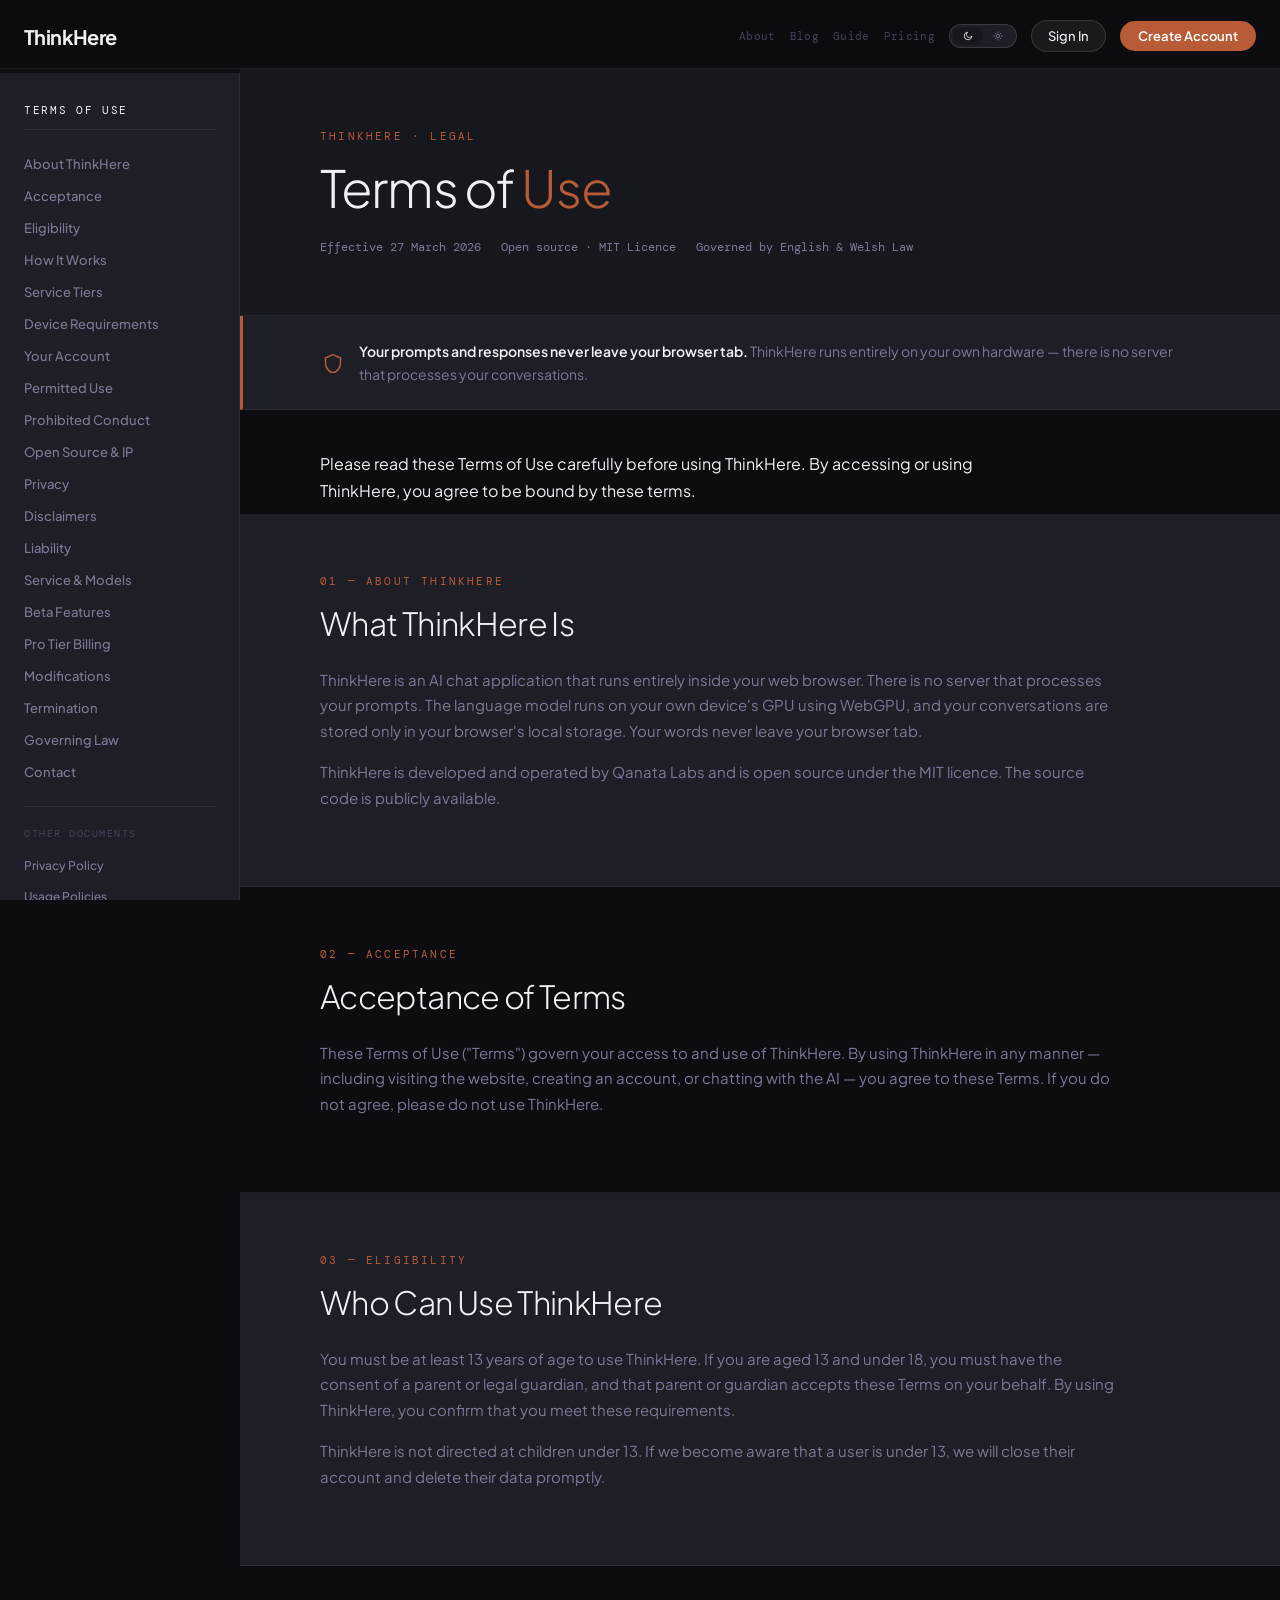
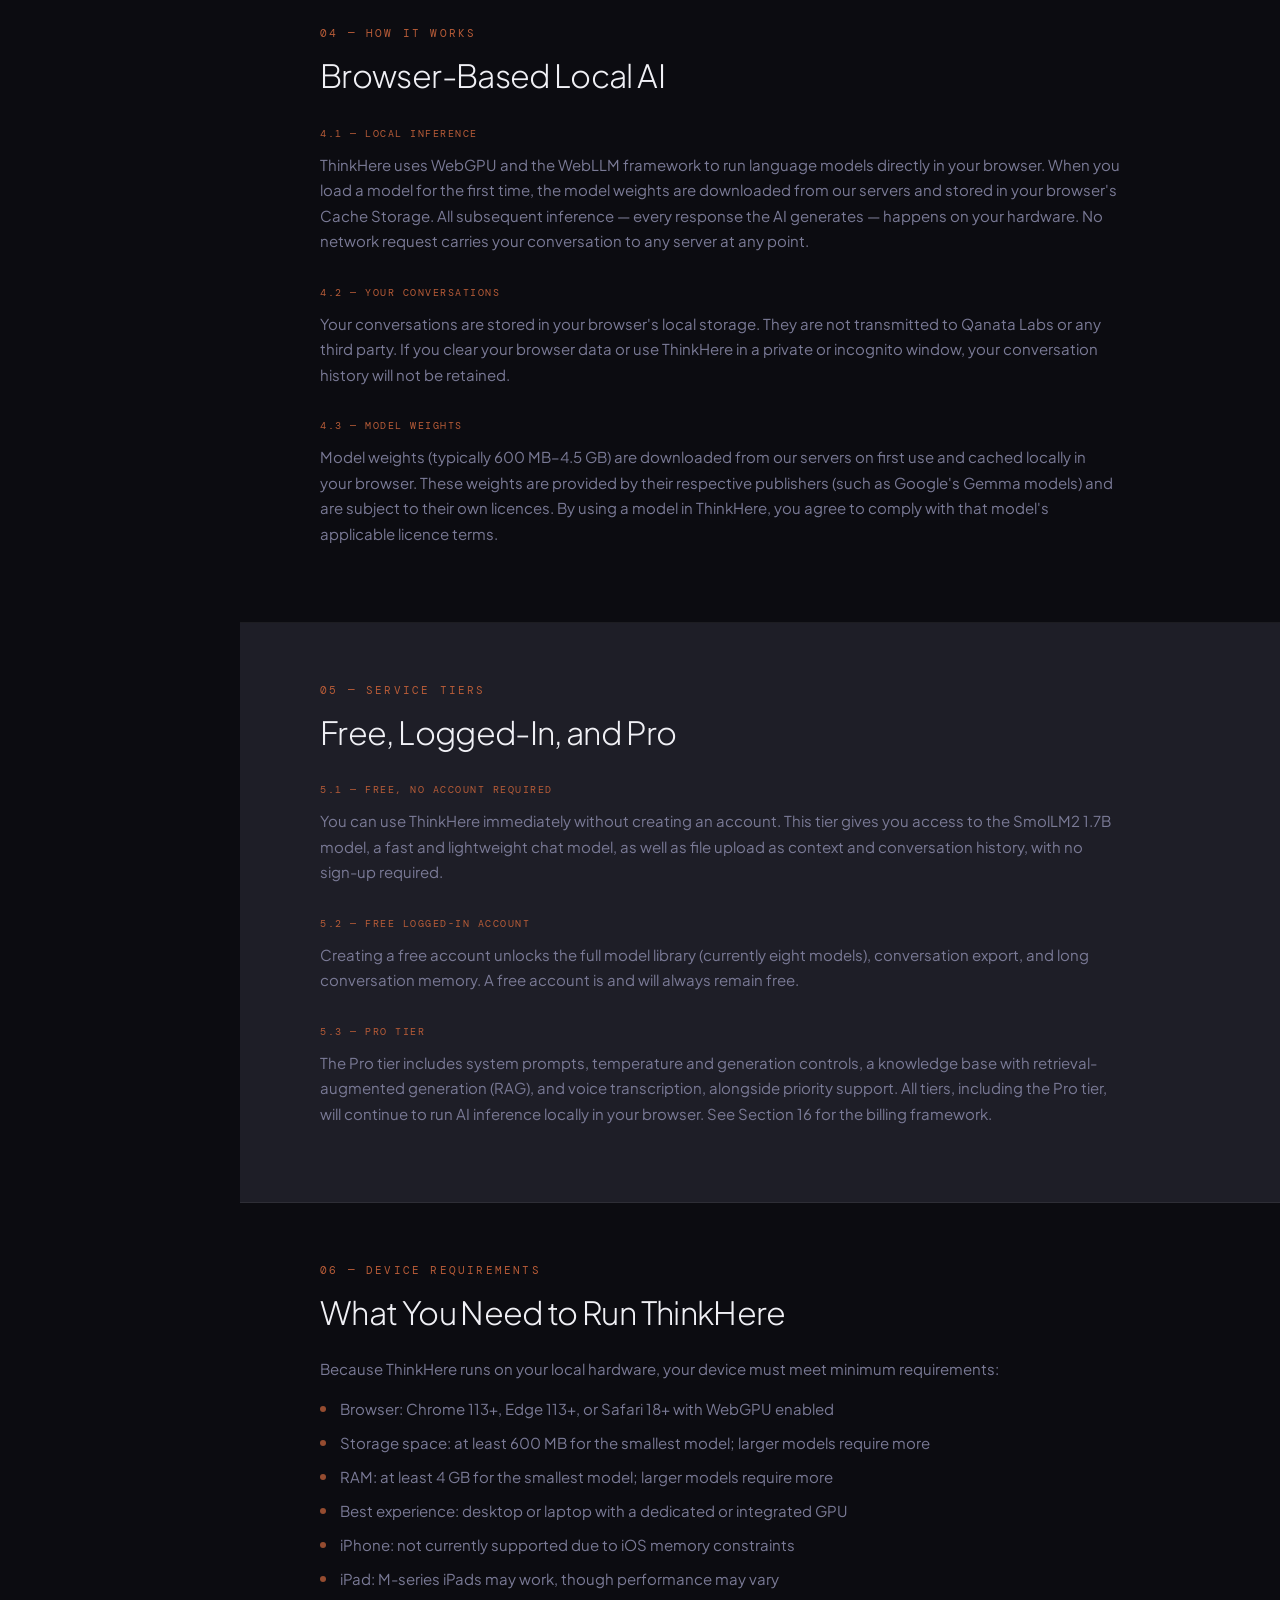
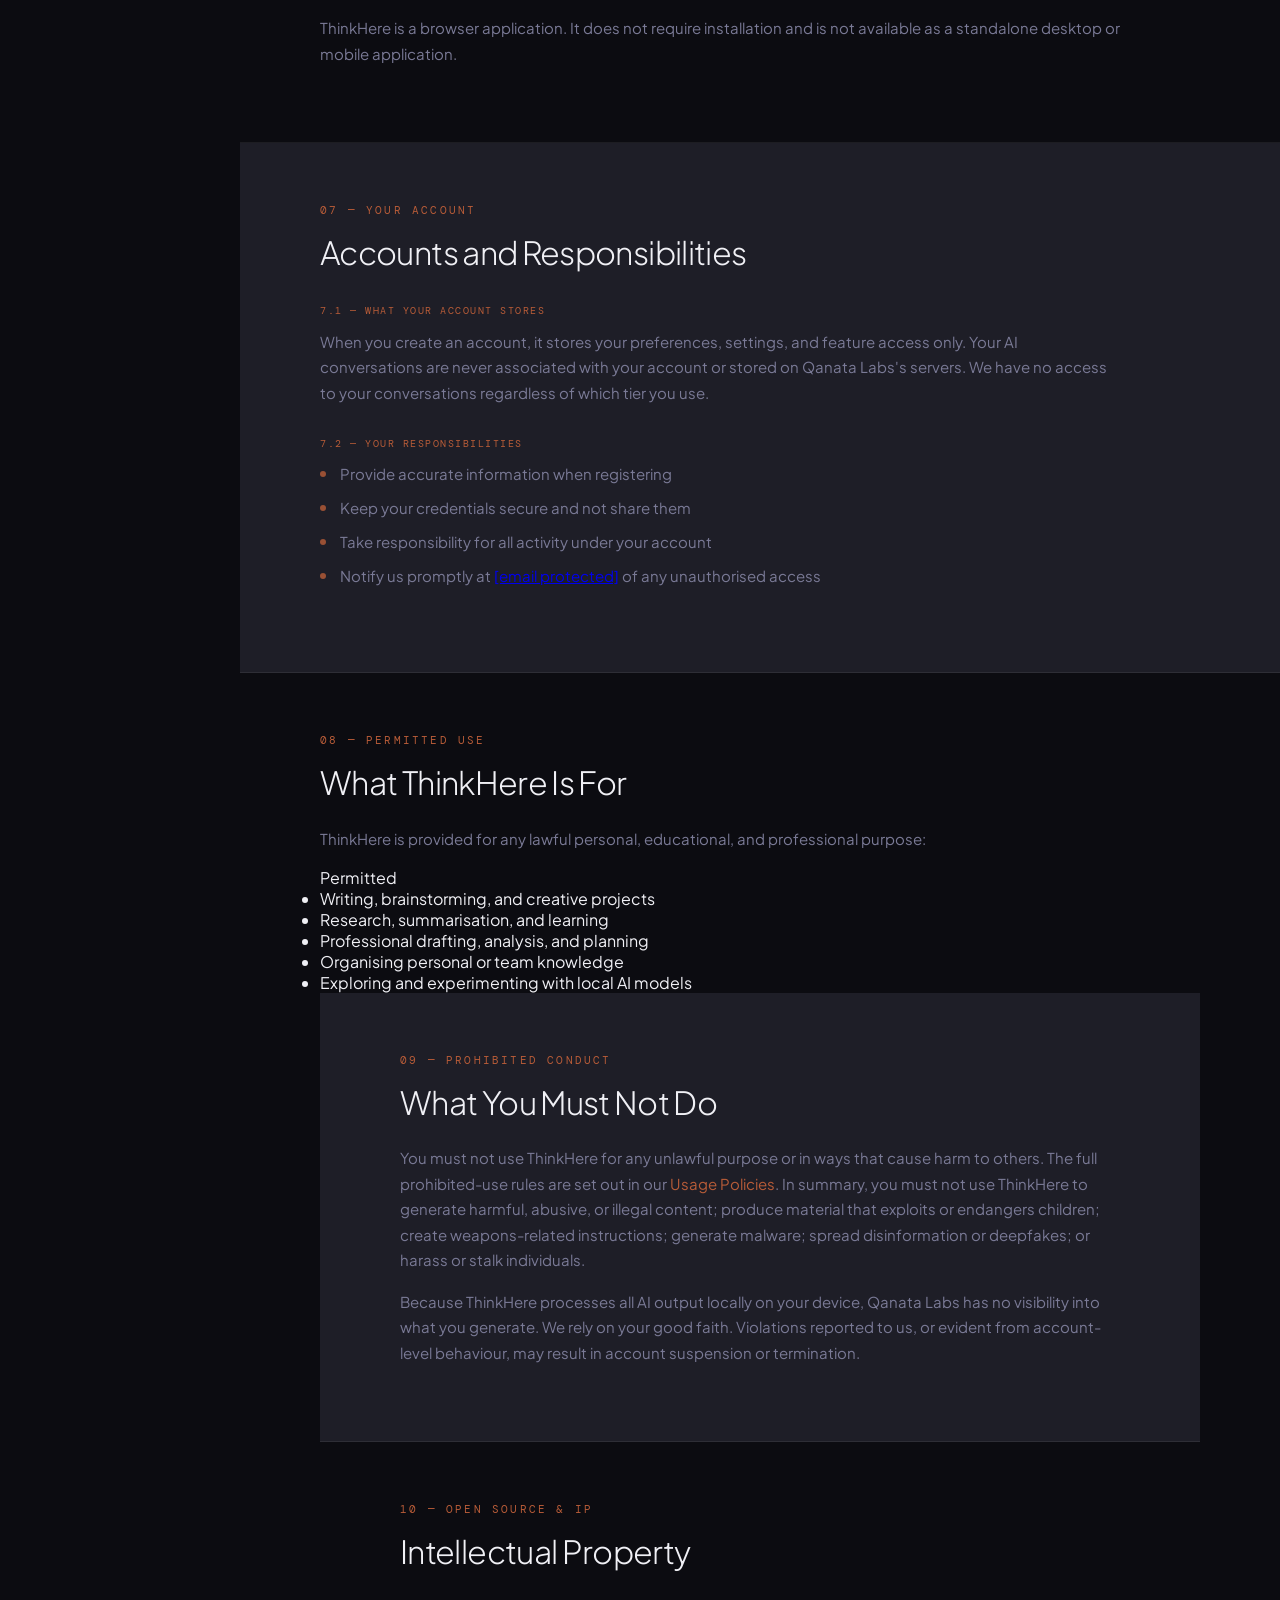
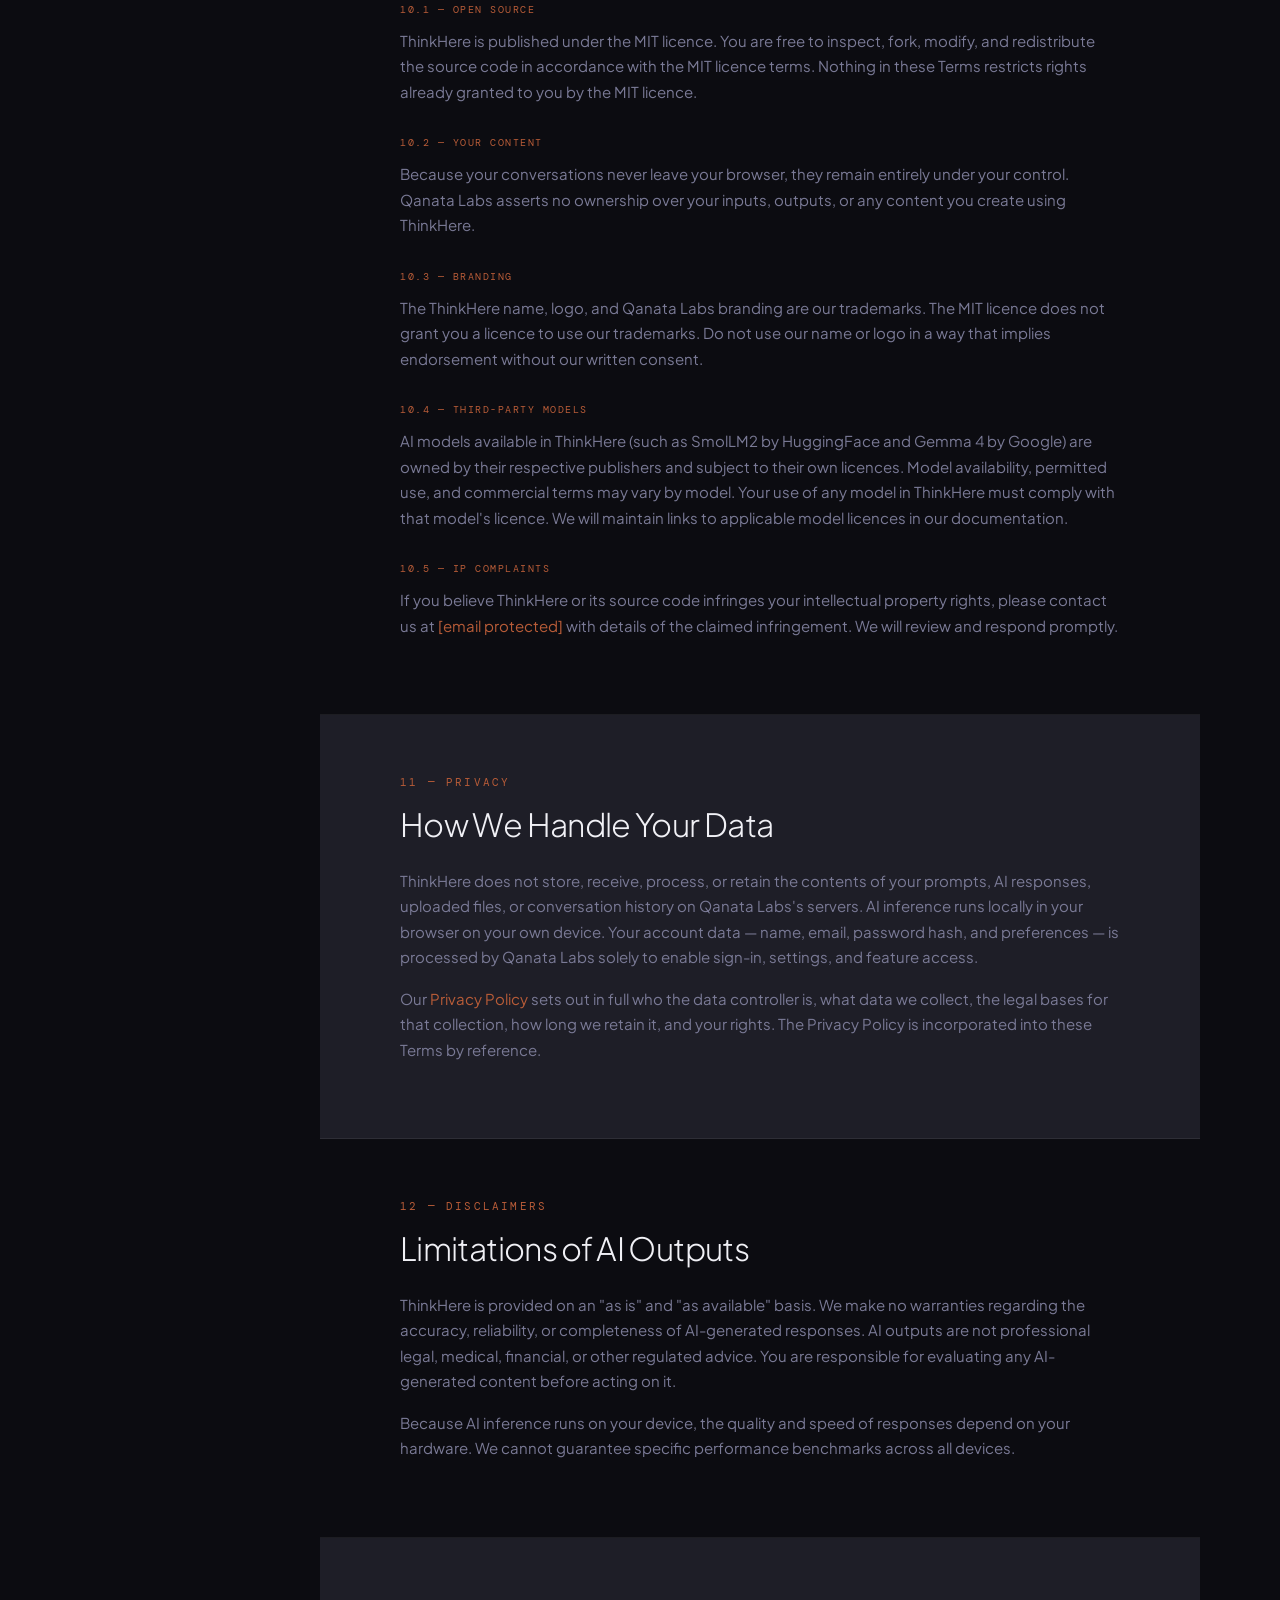
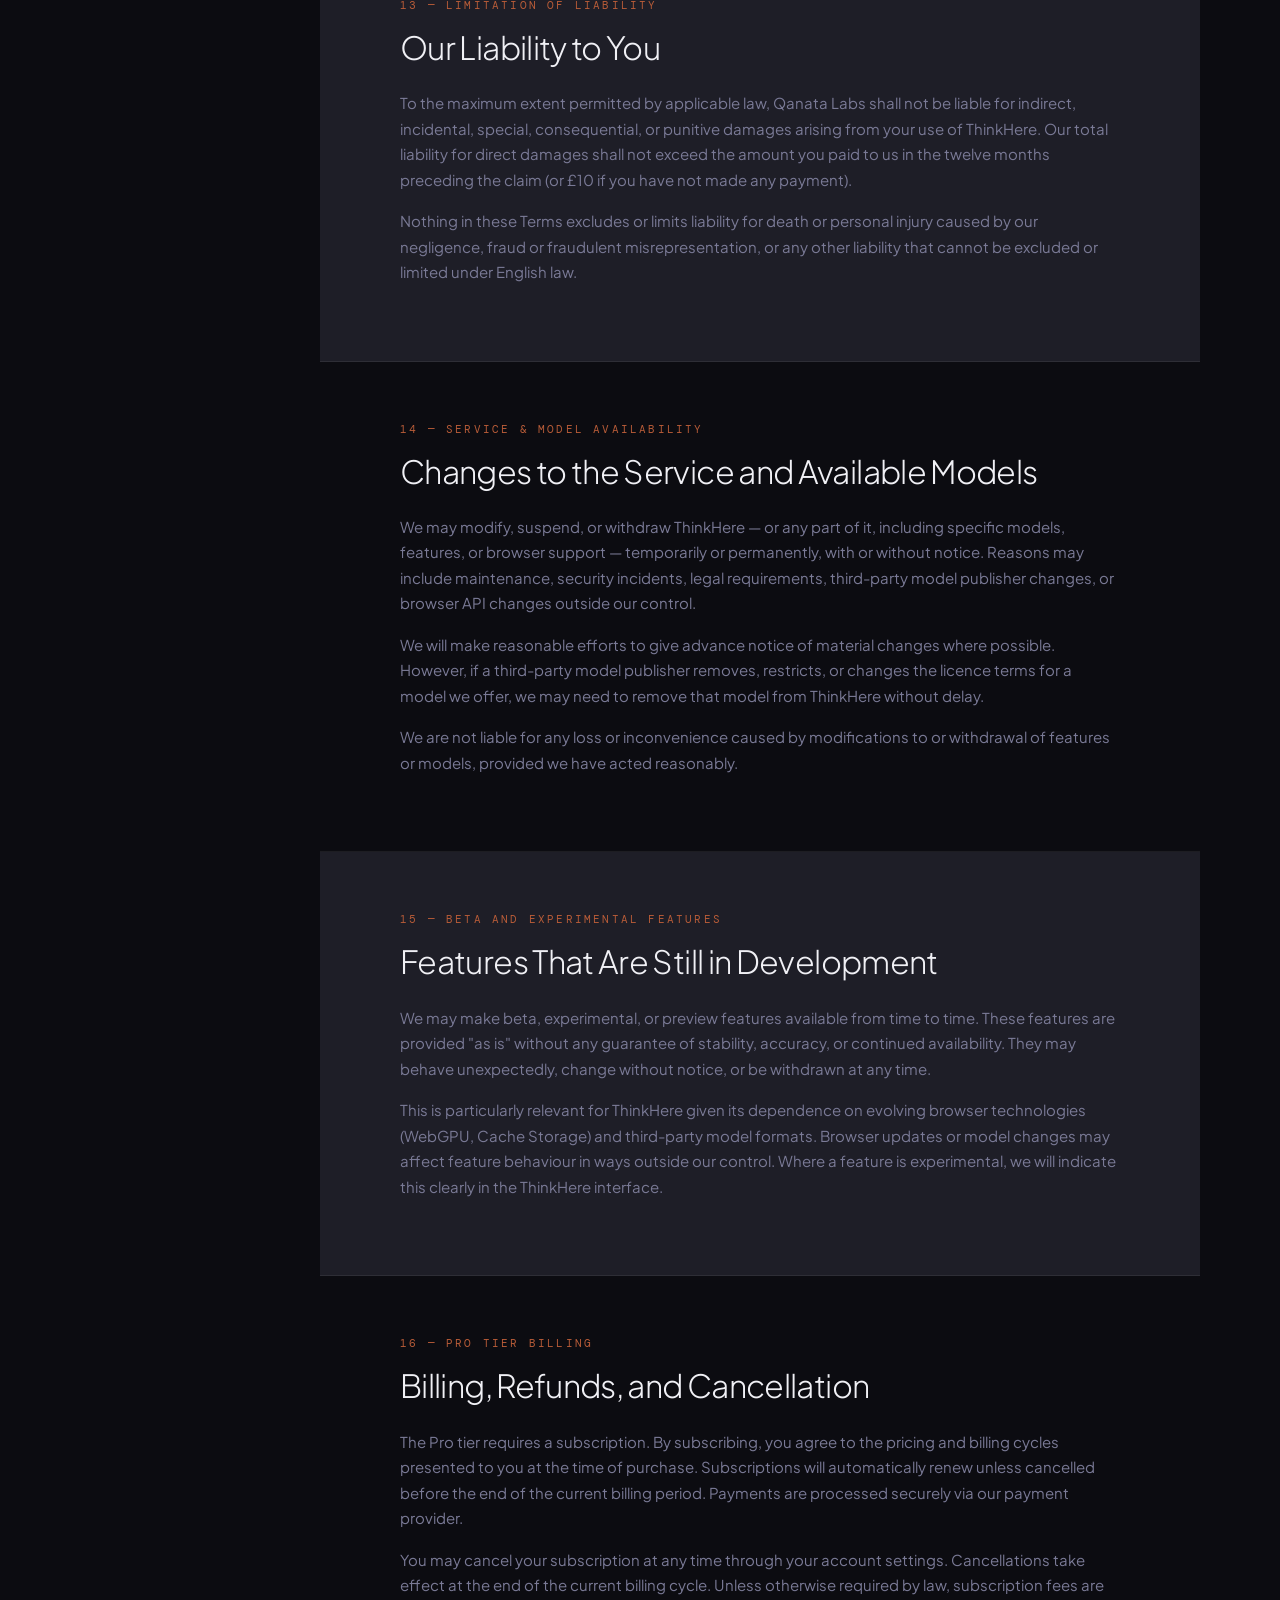
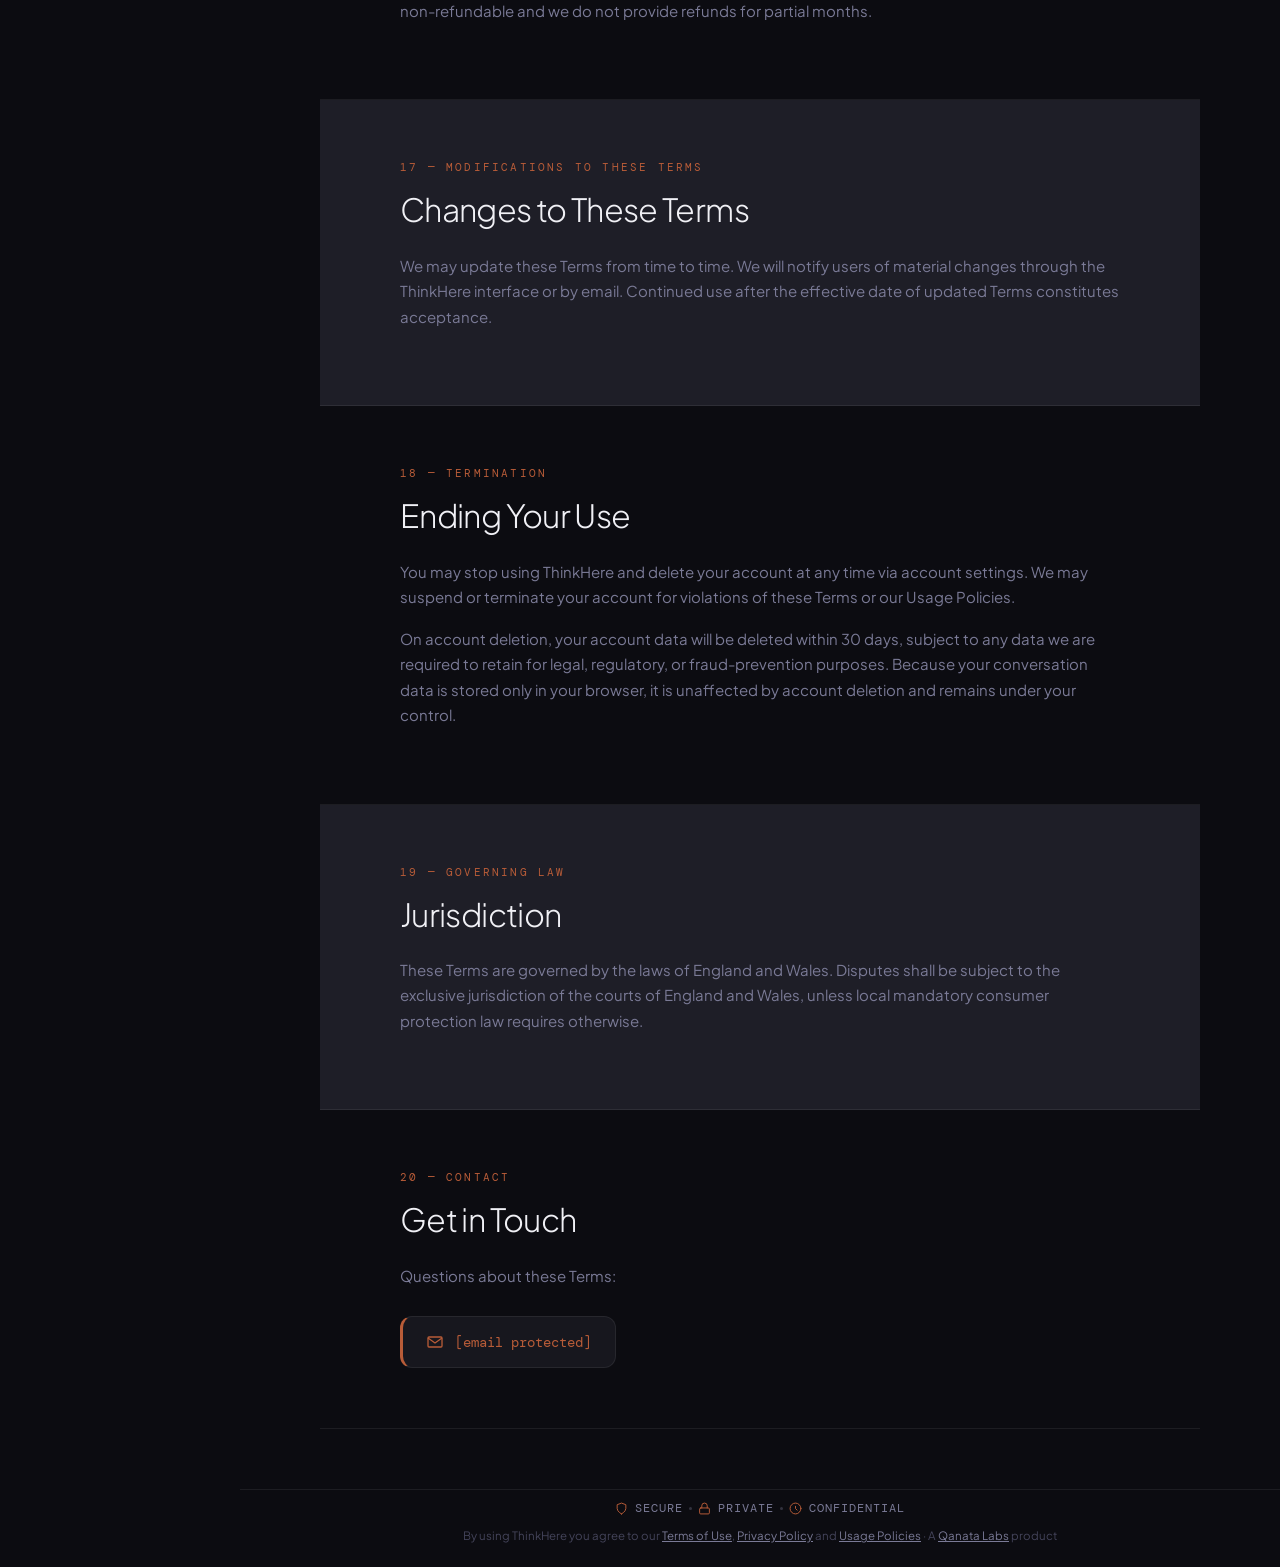
<file: terms.html>
<!DOCTYPE html>
<html lang="en" data-theme="dark">

<head>
  <meta charset="UTF-8">
  <meta name="viewport" content="width=device-width, initial-scale=1.0">
  <title>Terms of Use — ThinkHere</title>
  <link
    href="https://fonts.googleapis.com/css2?family=Plus+Jakarta+Sans:ital,wght@0,300;0,400;0,500;0,600;0,700;1,400&family=DM+Mono:wght@300;400;500&display=swap"
    rel="stylesheet">
  <link rel="stylesheet" href="css/style.css">
  <style>
    /* Specific page style overrides */
    .page-wrap {
      display: flex;
      flex-direction: column;
      min-height: 100vh;
    }

    .page-header {
      position: sticky;
      top: 0;
      z-index: 100;
    }
  </style>
</head>

<body>
  <div class="page-wrap">
    <header class="page-header">
      <a class="page-header-logo" href="/">
        ThinkHere
      </a>
      <div class="page-header-right">
        <a class="page-nav" href="about.html">About</a>
        <a class="page-nav" href="blog.html">Blog</a>
        <a class="page-nav" class="page-nav" href="guide.html">Guide</a>
        <a class="page-nav" href="pricing.html">Pricing</a>
        <div class="page-theme-toggle">
          <button class="page-theme-btn active" id="btn-dark" onclick="setTheme('dark')">
            <svg width="10" height="10" viewBox="0 0 24 24" fill="none">
              <path d="M21 12.79A9 9 0 1111.21 3a7 7 0 109.79 9.79z" stroke="currentColor" stroke-width="2"
                stroke-linecap="round" />
            </svg>
          </button>
          <button class="page-theme-btn" id="btn-light" onclick="setTheme('light')">
            <svg width="10" height="10" viewBox="0 0 24 24" fill="none">
              <circle cx="12" cy="12" r="4" stroke="currentColor" stroke-width="2" />
              <path
                d="M12 2v2M12 20v2M2 12h2M20 12h2M5.63 5.63l1.41 1.41M16.96 16.96l1.41 1.41M5.63 18.37l1.41-1.41M16.96 7.04l1.41-1.41"
                stroke="currentColor" stroke-width="2" stroke-linecap="round" />
            </svg>
          </button>
        </div>
        <a class="btn-top-ghost" href="#" onclick="signIn(); return false;">Sign In</a>
        <a class="btn-top-solid" href="https://app.thinkhere.ai/?mode=signup">Create Account</a>
      </div>
    </header>
    <div class="legal-layout">
      <div class="doc-nav">
        <div class="nav-doc-title">Terms of Use</div>
        <ul>
          <li><a href="#s1">About ThinkHere</a></li>
          <li><a href="#s2">Acceptance</a></li>
          <li><a href="#s3">Eligibility</a></li>
          <li><a href="#s4">How It Works</a></li>
          <li><a href="#s5">Service Tiers</a></li>
          <li><a href="#s6">Device Requirements</a></li>
          <li><a href="#s7">Your Account</a></li>
          <li><a href="#s8">Permitted Use</a></li>
          <li><a href="#s9">Prohibited Conduct</a></li>
          <li><a href="#s10">Open Source &amp; IP</a></li>
          <li><a href="#s11">Privacy</a></li>
          <li><a href="#s12">Disclaimers</a></li>
          <li><a href="#s13">Liability</a></li>
          <li><a href="#s14">Service &amp; Models</a></li>
          <li><a href="#s15">Beta Features</a></li>
          <li><a href="#s16">Pro Tier Billing</a></li>
          <li><a href="#s17">Modifications</a></li>
          <li><a href="#s18">Termination</a></li>
          <li><a href="#s19">Governing Law</a></li>
          <li><a href="#s20">Contact</a></li>
        </ul>
        <div class="nav-divider"></div>
        <div class="nav-other-label">Other Documents</div>
        <ul class="nav-other">
          <li><a href="thinkhere-privacy-policy.html">Privacy Policy</a></li>
          <li><a href="thinkhere-usage-policies.html">Usage Policies</a></li>
        </ul>
      </div>

      <div class="doc-main">
        <div class="legal-cover">
          <div class="cover-grain"></div>
          <div class="cover-label">ThinkHere · Legal</div>
          <h1 class="cover-title">Terms of <em>Use</em></h1>
          <div class="cover-meta">
            <span>Effective 27 March 2026</span>
            <span>Open source · MIT Licence</span>
            <span>Governed by English &amp; Welsh Law</span>
          </div>
        </div>

        <div class="notice-banner">
          <svg width="20" height="20" viewBox="0 0 20 20" fill="none">
            <path d="M10 1.667L2.5 5v5c0 4.583 3.208 8.875 7.5 9.833 4.292-.958 7.5-5.25 7.5-9.833V5L10 1.667z"
              stroke="currentColor" stroke-width="1.5" stroke-linejoin="round" />
          </svg>
          <p><strong>Your prompts and responses never leave your browser tab.</strong> ThinkHere runs entirely on your
            own
            hardware — there is no server that processes your conversations.</p>
        </div>

        <p class="intro-para">Please read these Terms of Use carefully before using ThinkHere. By accessing or using
          ThinkHere, you agree to be bound by these terms.</p>

        <div class="doc-section dark" id="s1">
          <span class="section-number">01 — About ThinkHere</span>
          <h2 class="section-heading">What ThinkHere Is</h2>
          <p class="body">ThinkHere is an AI chat application that runs entirely inside your web browser. There is no
            server
            that processes your prompts. The language model runs on your own device's GPU using WebGPU, and your
            conversations are stored only in your browser's local storage. Your words never leave your browser tab.</p>
          <p class="body">ThinkHere is developed and operated by Qanata Labs and is open source under the MIT licence.
            The
            source code is publicly available.</p>
        </div>

        <!-- 2 -->
        <div class="doc-section" id="s2">
          <span class="section-number">02 — Acceptance</span>
          <h2 class="section-heading">Acceptance of Terms</h2>
          <p class="body">These Terms of Use ("Terms") govern your access to and use of ThinkHere. By using ThinkHere in
            any
            manner — including visiting the website, creating an account, or chatting with the AI — you agree to these
            Terms. If you do not agree, please do not use ThinkHere.</p>
        </div>

        <!-- 3 -->
        <div class="doc-section dark" id="s3">
          <span class="section-number">03 — Eligibility</span>
          <h2 class="section-heading">Who Can Use ThinkHere</h2>
          <p class="body">You must be at least 13 years of age to use ThinkHere. If you are aged 13 and under 18, you
            must
            have the consent of a parent or legal guardian, and that parent or guardian accepts these Terms on your
            behalf.
            By using ThinkHere, you confirm that you meet these requirements.</p>
          <p class="body">ThinkHere is not directed at children under 13. If we become aware that a user is under 13, we
            will close their account and delete their data promptly.</p>
        </div>

        <!-- 4 -->
        <div class="doc-section" id="s4">
          <span class="section-number">04 — How It Works</span>
          <h2 class="section-heading">Browser-Based Local AI</h2>
          <span class="sub-label">4.1 — Local inference</span>
          <p class="body">ThinkHere uses WebGPU and the WebLLM framework to run language models directly in your
            browser.
            When you load a model for the first time, the model weights are downloaded from our servers and stored in
            your
            browser's Cache Storage. All subsequent inference — every response the AI generates — happens on your
            hardware.
            No network request carries your conversation to any server at any point.</p>
          <span class="sub-label">4.2 — Your conversations</span>
          <p class="body">Your conversations are stored in your browser's local storage. They are not transmitted to
            Qanata
            Labs or any third party. If you clear your browser data or use ThinkHere in a private or incognito window,
            your
            conversation history will not be retained.</p>
          <span class="sub-label">4.3 — Model weights</span>
          <p class="body">Model weights (typically 600 MB–4.5 GB) are downloaded from our servers on first use and
            cached
            locally
            in your browser. These weights are provided by their respective publishers (such as Google's Gemma models)
            and
            are subject to their own licences. By using a model in ThinkHere, you agree to comply with that model's
            applicable licence terms.</p>
        </div>

        <!-- 5 -->
        <div class="doc-section dark" id="s5">
          <span class="section-number">05 — Service Tiers</span>
          <h2 class="section-heading">Free, Logged-In, and Pro</h2>
          <span class="sub-label">5.1 — Free, no account required</span>
          <p class="body">You can use ThinkHere immediately without creating an account. This tier gives you access to
            the SmolLM2 1.7B model, a fast and lightweight chat model, as well as file upload as context and
            conversation history, with no sign-up required.</p>
          <span class="sub-label">5.2 — Free logged-in account</span>
          <p class="body">Creating a free account unlocks the full model library (currently eight models), conversation
            export, and long conversation memory. A free account is and will always remain free.
          </p>
          <span class="sub-label">5.3 — Pro tier</span>
          <p class="body">The Pro tier includes system prompts, temperature and generation
            controls, a knowledge base with retrieval-augmented generation (RAG), and voice transcription, alongside
            priority support. All tiers, including the Pro tier, will continue to run AI inference
            locally in your browser. See Section 16 for the billing framework.</p>
        </div>

        <!-- 6 -->
        <div class="doc-section" id="s6">
          <span class="section-number">06 — Device Requirements</span>
          <h2 class="section-heading">What You Need to Run ThinkHere</h2>
          <p class="body">Because ThinkHere runs on your local hardware, your device must meet minimum requirements:</p>
          <ul class="doc-list">
            <li>Browser: Chrome 113+, Edge 113+, or Safari 18+ with WebGPU enabled</li>
            <li>Storage space: at least 600 MB for the smallest model; larger models require more</li>
            <li>RAM: at least 4 GB for the smallest model; larger models require more</li>
            <li>Best experience: desktop or laptop with a dedicated or integrated GPU</li>
            <li>iPhone: not currently supported due to iOS memory constraints</li>
            <li>iPad: M-series iPads may work, though performance may vary</li>
          </ul>
          <p class="body">ThinkHere is a browser application. It does not require installation and is not available as a
            standalone desktop or mobile application.</p>
        </div>

        <!-- 7 -->
        <div class="doc-section dark" id="s7">
          <span class="section-number">07 — Your Account</span>
          <h2 class="section-heading">Accounts and Responsibilities</h2>
          <span class="sub-label">7.1 — What your account stores</span>
          <p class="body">When you create an account, it stores your preferences, settings, and feature access only.
            Your AI
            conversations are never associated with your account or stored on Qanata Labs's servers. We have no access
            to
            your conversations regardless of which tier you use.</p>
          <span class="sub-label">7.2 — Your responsibilities</span>
          <ul class="doc-list">
            <li>Provide accurate information when registering</li>
            <li>Keep your credentials secure and not share them</li>
            <li>Take responsibility for all activity under your account</li>
            <li>Notify us promptly at <a
                href="/cdn-cgi/l/email-protection#c3b0a6a0b6b1aab7ba83b2a2ada2b7a2afa2a1b0eda0acae"><span
                  class="__cf_email__"
                  data-cfemail="0f7c6a6c7a7d667b764f7e6e616e7b6e636e6d7c216c6062">[email&#160;protected]</span></a> of
              any
              unauthorised access</li>
          </ul>
        </div>

        <!-- 8 -->
        <div class="doc-section" id="s8">
          <span class="section-number">08 — Permitted Use</span>
          <h2 class="section-heading">What ThinkHere Is For</h2>
          <p class="body">ThinkHere is provided for any lawful personal, educational, and professional purpose:</p>
          <div class="tag-box permitted">
            <div class="tag-box-label">Permitted</div>
            <ul>
              <li>Writing, brainstorming, and creative projects</li>
              <li>Research, summarisation, and learning</li>
              <li>Professional drafting, analysis, and planning</li>
              <li>Organising personal or team knowledge</li>
              <li>Exploring and experimenting with local AI models</li>
            </ul>
          </div>


          <div class="doc-section dark" id="s9">
            <span class="section-number">09 — Prohibited Conduct</span>
            <h2 class="section-heading">What You Must Not Do</h2>
            <p class="body">You must not use ThinkHere for any unlawful purpose or in ways that cause harm to others.
              The full
              prohibited-use rules are set out in our <a href="thinkhere-usage-policies.html">Usage Policies</a>. In
              summary,
              you must not use ThinkHere to generate harmful, abusive, or illegal content; produce material that
              exploits or
              endangers children; create weapons-related instructions; generate malware; spread disinformation or
              deepfakes;
              or harass or stalk individuals.</p>
            <p class="body">Because ThinkHere processes all AI output locally on your device, Qanata Labs has no
              visibility
              into what you generate. We rely on your good faith. Violations reported to us, or evident from
              account-level
              behaviour, may result in account suspension or termination.</p>
          </div>

          <!-- 10 -->
          <div class="doc-section" id="s10">
            <span class="section-number">10 — Open Source &amp; IP</span>
            <h2 class="section-heading">Intellectual Property</h2>
            <span class="sub-label">10.1 — Open source</span>
            <p class="body">ThinkHere is published under the MIT licence. You are free to inspect, fork, modify, and
              redistribute the source code in accordance with the MIT licence terms. Nothing in these Terms restricts
              rights
              already granted to you by the MIT licence.</p>
            <span class="sub-label">10.2 — Your content</span>
            <p class="body">Because your conversations never leave your browser, they remain entirely under your
              control.
              Qanata Labs asserts no ownership over your inputs, outputs, or any content you create using ThinkHere.</p>
            <span class="sub-label">10.3 — Branding</span>
            <p class="body">The ThinkHere name, logo, and Qanata Labs branding are our trademarks. The MIT licence does
              not
              grant you a licence to use our trademarks. Do not use our name or logo in a way that implies endorsement
              without
              our written consent.</p>
            <span class="sub-label">10.4 — Third-party models</span>
            <p class="body">AI models available in ThinkHere (such as SmolLM2 by HuggingFace and Gemma 4 by Google) are
              owned
              by their respective
              publishers and subject to their own licences. Model availability, permitted use, and commercial terms may
              vary
              by model. Your use of any model in ThinkHere must comply with that model's licence. We will maintain links
              to
              applicable model licences in our documentation.</p>
            <span class="sub-label">10.5 — IP complaints</span>
            <p class="body">If you believe ThinkHere or its source code infringes your intellectual property rights,
              please
              contact us at <a href="/cdn-cgi/l/email-protection#610d0406000d2110000f0015000d0003124f020e0c"><span
                  class="__cf_email__"
                  data-cfemail="a8c4cdcfc9c4e8d9c9c6c9dcc9c4c9cadb86cbc7c5">[email&#160;protected]</span></a> with
              details of
              the claimed infringement. We will review and respond promptly.</p>
          </div>

          <!-- 11 -->
          <div class="doc-section dark" id="s11">
            <span class="section-number">11 — Privacy</span>
            <h2 class="section-heading">How We Handle Your Data</h2>
            <p class="body">ThinkHere does not store, receive, process, or retain the contents of your prompts, AI
              responses,
              uploaded files, or conversation history on Qanata Labs's servers. AI inference runs locally in your
              browser on
              your own device. Your account data — name, email, password hash, and preferences — is processed by Qanata
              Labs
              solely to enable sign-in, settings, and feature access.</p>
            <p class="body">Our <a href="thinkhere-privacy-policy.html">Privacy Policy</a> sets out in full who the data
              controller is, what data we collect, the legal bases for that collection, how long we retain it, and your
              rights. The Privacy Policy is incorporated into these Terms by reference.</p>
          </div>

          <!-- 12 -->
          <div class="doc-section" id="s12">
            <span class="section-number">12 — Disclaimers</span>
            <h2 class="section-heading">Limitations of AI Outputs</h2>
            <p class="body">ThinkHere is provided on an "as is" and "as available" basis. We make no warranties
              regarding the
              accuracy, reliability, or completeness of AI-generated responses. AI outputs are not professional legal,
              medical, financial, or other regulated advice. You are responsible for evaluating any AI-generated content
              before acting on it.</p>
            <p class="body">Because AI inference runs on your device, the quality and speed of responses depend on your
              hardware. We cannot guarantee specific performance benchmarks across all devices.</p>
          </div>

          <!-- 13 -->
          <div class="doc-section dark" id="s13">
            <span class="section-number">13 — Limitation of Liability</span>
            <h2 class="section-heading">Our Liability to You</h2>
            <p class="body">To the maximum extent permitted by applicable law, Qanata Labs shall not be liable for
              indirect,
              incidental, special, consequential, or punitive damages arising from your use of ThinkHere. Our total
              liability
              for direct damages shall not exceed the amount you paid to us in the twelve months preceding the claim (or
              £10
              if you have not made any payment).</p>
            <p class="body">Nothing in these Terms excludes or limits liability for death or personal injury caused by
              our
              negligence, fraud or fraudulent misrepresentation, or any other liability that cannot be excluded or
              limited
              under English law.</p>
          </div>



          <div class="doc-section" id="s14">
            <span class="section-number">14 — Service &amp; Model Availability</span>
            <h2 class="section-heading">Changes to the Service and Available Models</h2>
            <p class="body">We may modify, suspend, or withdraw ThinkHere — or any part of it, including specific
              models,
              features, or browser support — temporarily or permanently, with or without notice. Reasons may include
              maintenance, security incidents, legal requirements, third-party model publisher changes, or browser API
              changes
              outside our control.</p>
            <p class="body">We will make reasonable efforts to give advance notice of material changes where possible.
              However, if a third-party model publisher removes, restricts, or changes the licence terms for a model we
              offer,
              we may need to remove that model from ThinkHere without delay.</p>
            <p class="body">We are not liable for any loss or inconvenience caused by modifications to or withdrawal of
              features or models, provided we have acted reasonably.</p>
          </div>



          <div class="doc-section dark" id="s15">
            <span class="section-number">15 — Beta and Experimental Features</span>
            <h2 class="section-heading">Features That Are Still in Development</h2>
            <p class="body">We may make beta, experimental, or preview features available from time to time. These
              features
              are provided "as is" without any guarantee of stability, accuracy, or continued availability. They may
              behave
              unexpectedly, change without notice, or be withdrawn at any time.</p>
            <p class="body">This is particularly relevant for ThinkHere given its dependence on evolving browser
              technologies
              (WebGPU, Cache Storage) and third-party model formats. Browser updates or model changes may affect feature
              behaviour in ways outside our control. Where a feature is experimental, we will indicate this clearly in
              the
              ThinkHere interface.</p>
          </div>



          <div class="doc-section" id="s16">
            <span class="section-number">16 — Pro Tier Billing</span>
            <h2 class="section-heading">Billing, Refunds, and Cancellation</h2>
            <p class="body">The Pro tier requires a subscription. By subscribing, you agree to the pricing and billing
              cycles presented to you at the time of purchase. Subscriptions will automatically renew unless cancelled
              before the end of the current billing period. Payments are processed securely via our payment provider.
            </p>
            <p class="body">You may cancel your subscription at any time through your account settings. Cancellations
              take effect at the end of the current billing cycle. Unless otherwise required by law, subscription fees
              are non-refundable and we do not provide refunds for partial months.</p>
          </div>

          <!-- 17 -->
          <div class="doc-section dark" id="s17">
            <span class="section-number">17 — Modifications to These Terms</span>
            <h2 class="section-heading">Changes to These Terms</h2>
            <p class="body">We may update these Terms from time to time. We will notify users of material changes
              through the
              ThinkHere interface or by email. Continued use after the effective date of updated Terms constitutes
              acceptance.
            </p>
          </div>

          <!-- 18 -->
          <div class="doc-section" id="s18">
            <span class="section-number">18 — Termination</span>
            <h2 class="section-heading">Ending Your Use</h2>
            <p class="body">You may stop using ThinkHere and delete your account at any time via account settings. We
              may
              suspend or terminate your account for violations of these Terms or our Usage Policies.</p>
            <p class="body">On account deletion, your account data will be deleted within 30 days, subject to any data
              we are
              required to retain for legal, regulatory, or fraud-prevention purposes. Because your conversation data is
              stored
              only in your browser, it is unaffected by account deletion and remains under your control.</p>
          </div>

          <!-- 19 -->
          <div class="doc-section dark" id="s19">
            <span class="section-number">19 — Governing Law</span>
            <h2 class="section-heading">Jurisdiction</h2>
            <p class="body">These Terms are governed by the laws of England and Wales. Disputes shall be subject to the
              exclusive jurisdiction of the courts of England and Wales, unless local mandatory consumer protection law
              requires otherwise.</p>
          </div>

          <!-- 20 -->
          <div class="doc-section" id="s20">
            <span class="section-number">20 — Contact</span>
            <h2 class="section-heading">Get in Touch</h2>
            <p class="body">Questions about these Terms:</p>
            <div class="contact-card">
              <svg width="16" height="16" viewBox="0 0 16 16" fill="none">
                <rect x="1" y="3" width="14" height="10" rx="1" stroke="#b85c38" stroke-width="1.3" />
                <path d="M1 4l7 5 7-5" stroke="#b85c38" stroke-width="1.3" />
              </svg>
              <a href="/cdn-cgi/l/email-protection#a1cdc4c6c0cde1d0c0cfc0d5c0cdc0c3d28fc2cecc"><span
                  class="__cf_email__"
                  data-cfemail="ff939a989e93bf8e9e919e8b9e939e9d8cd19c9092">[email&#160;protected]</span></a>
            </div>



          </div>
        </div>

        <div class="footer-trust">
          <span class="trust-pill">
            <svg viewBox="0 0 24 24">
              <path d="M12 22s8-4 8-10V5l-8-3-8 3v7c0 6 8 10 8 10z" />
            </svg>
            Secure
          </span>
          <span class="trust-dot"></span>
          <span class="trust-pill">
            <svg viewBox="0 0 24 24">
              <rect x="3" y="11" width="18" height="11" rx="2" />
              <path d="M7 11V7a5 5 0 0 1 10 0v4" />
            </svg>
            Private
          </span>
          <span class="trust-dot"></span>
          <span class="trust-pill">
            <svg viewBox="0 0 24 24">
              <circle cx="12" cy="12" r="10" />
              <path d="M12 8v4l3 3" />
            </svg>
            Confidential
          </span>
        </div>
        <p class="legal" style="padding-bottom:24px;">
          By using ThinkHere you agree to our <a href="terms.html">Terms of Use</a>, <a href="privacy.html">Privacy
            Policy</a> and <a href="usage.html">Usage Policies</a> &middot; A <a href="https://www.qanatalabs.com"
            target="_blank" rel="noopener">Qanata Labs</a> product
        </p>

      </div>
      <script>
        function setTheme(t) {
          document.documentElement.setAttribute('data-theme', t);
          document.getElementById('btn-dark').classList.toggle('active', t === 'dark');
          document.getElementById('btn-light').classList.toggle('active', t === 'light');
          var strokeCol = t === 'light' ? '#9a9a9a' : '#f4f1eb';
          document.querySelectorAll('.ql-stroke').forEach(function (el) { el.setAttribute('stroke', strokeCol); });
          localStorage.setItem('thinkhere-theme', t);
        }
        (function () {
          var saved = localStorage.getItem('thinkhere-theme');
          if (saved) setTheme(saved);
        })();
      </script>
      <script type="module" src="js/auth.js"></script>
</body>

</html>
</file>
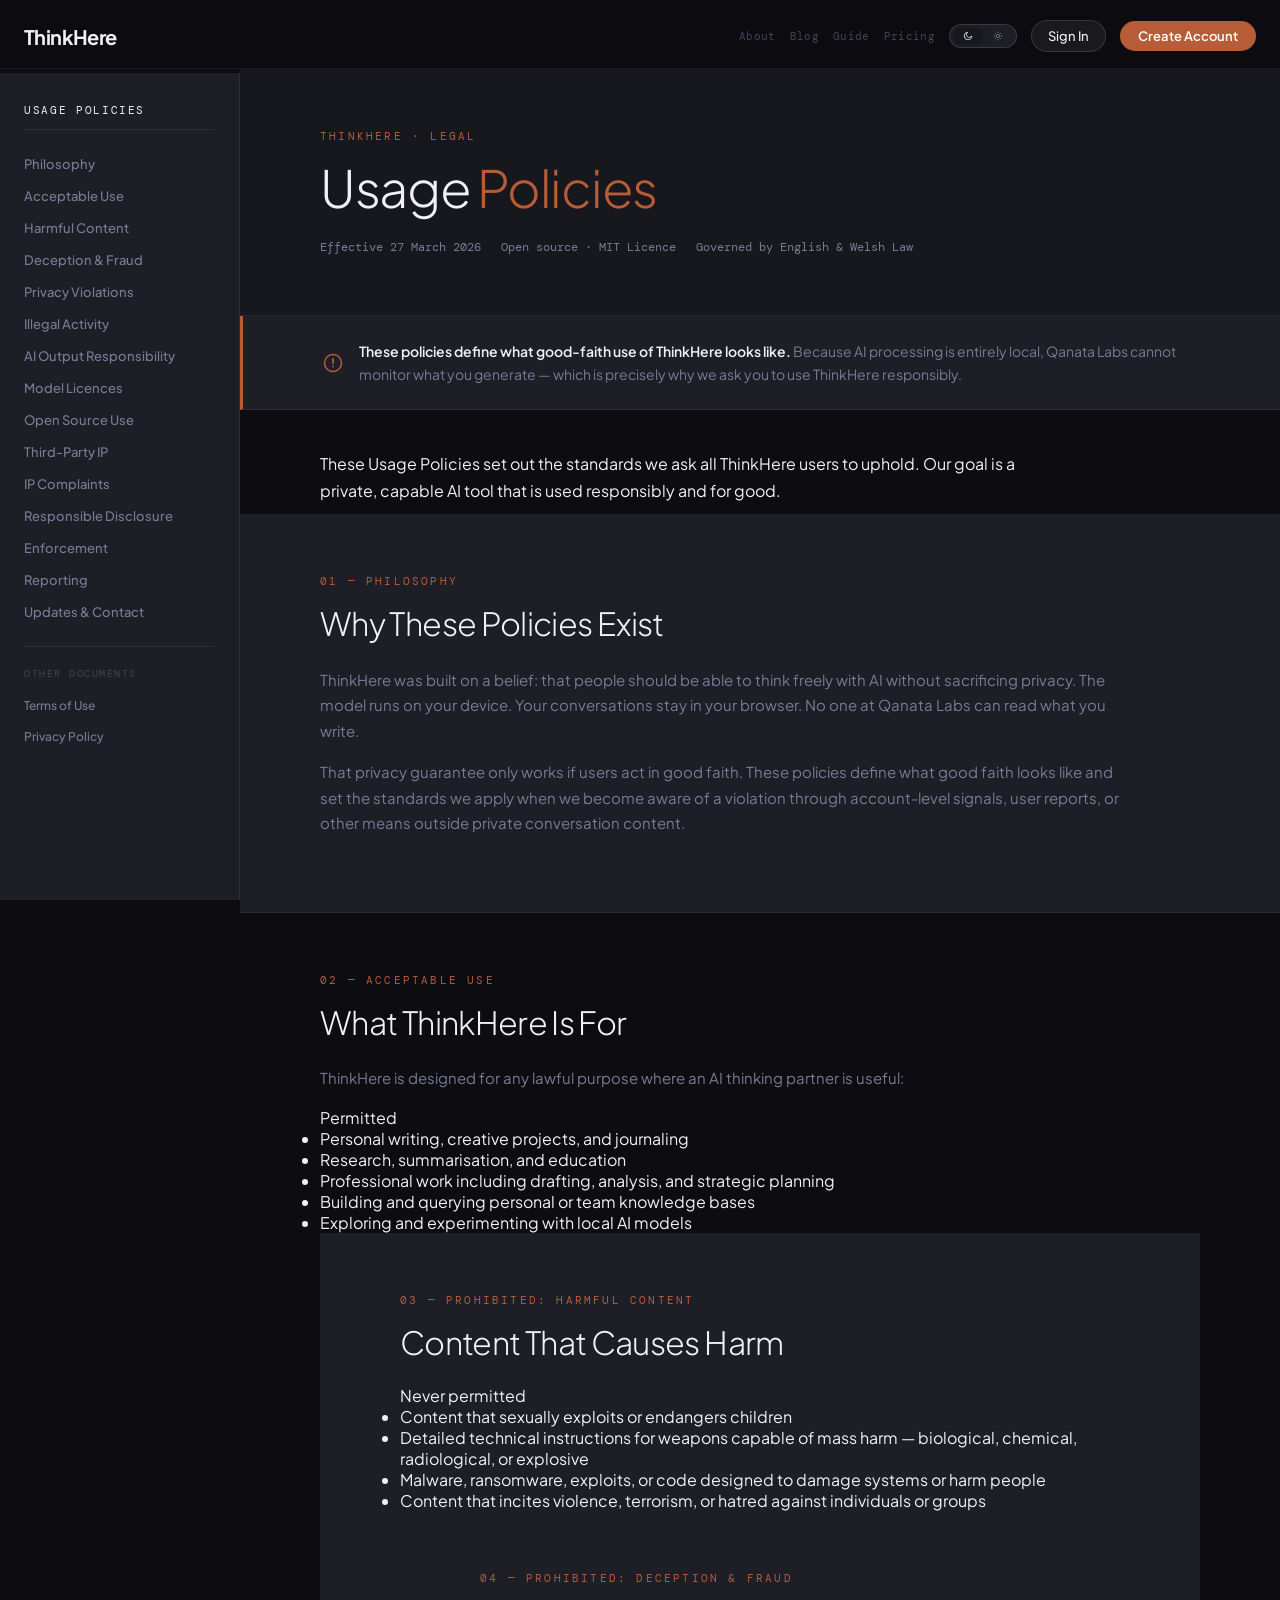
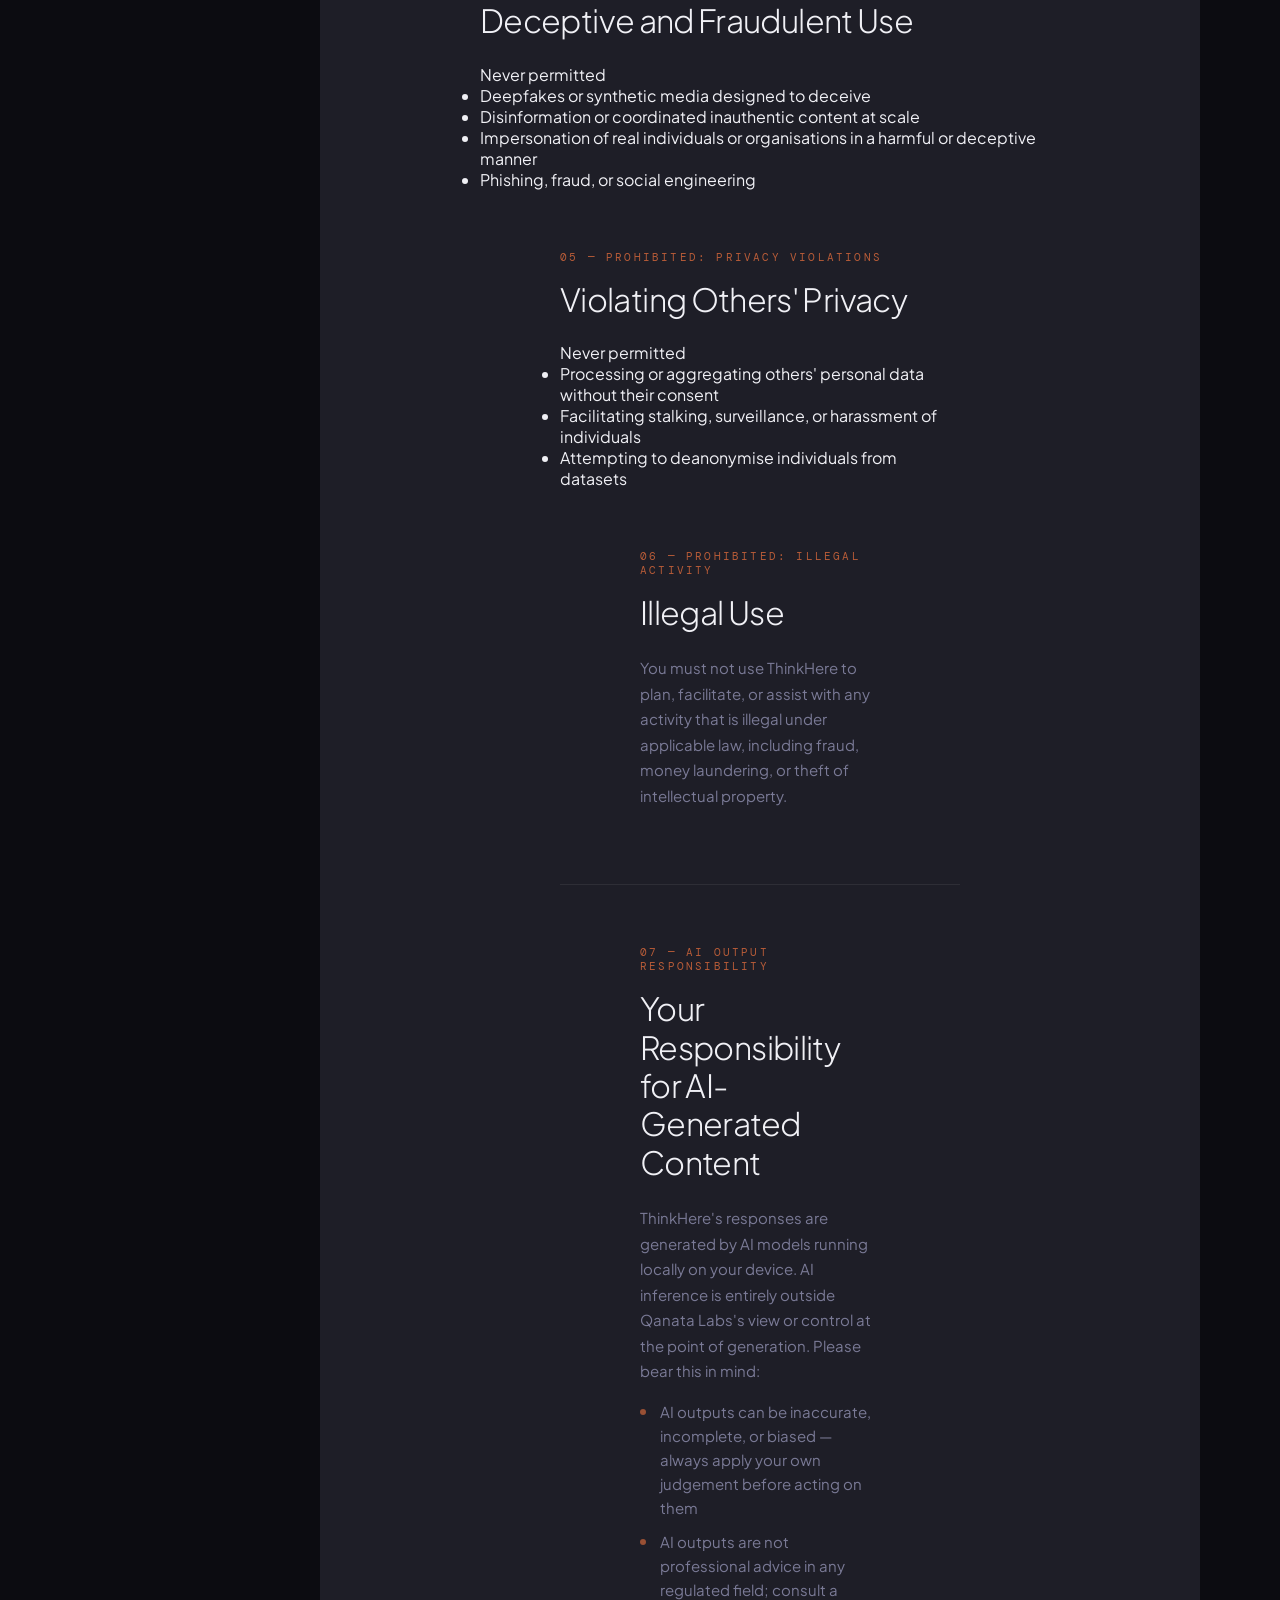
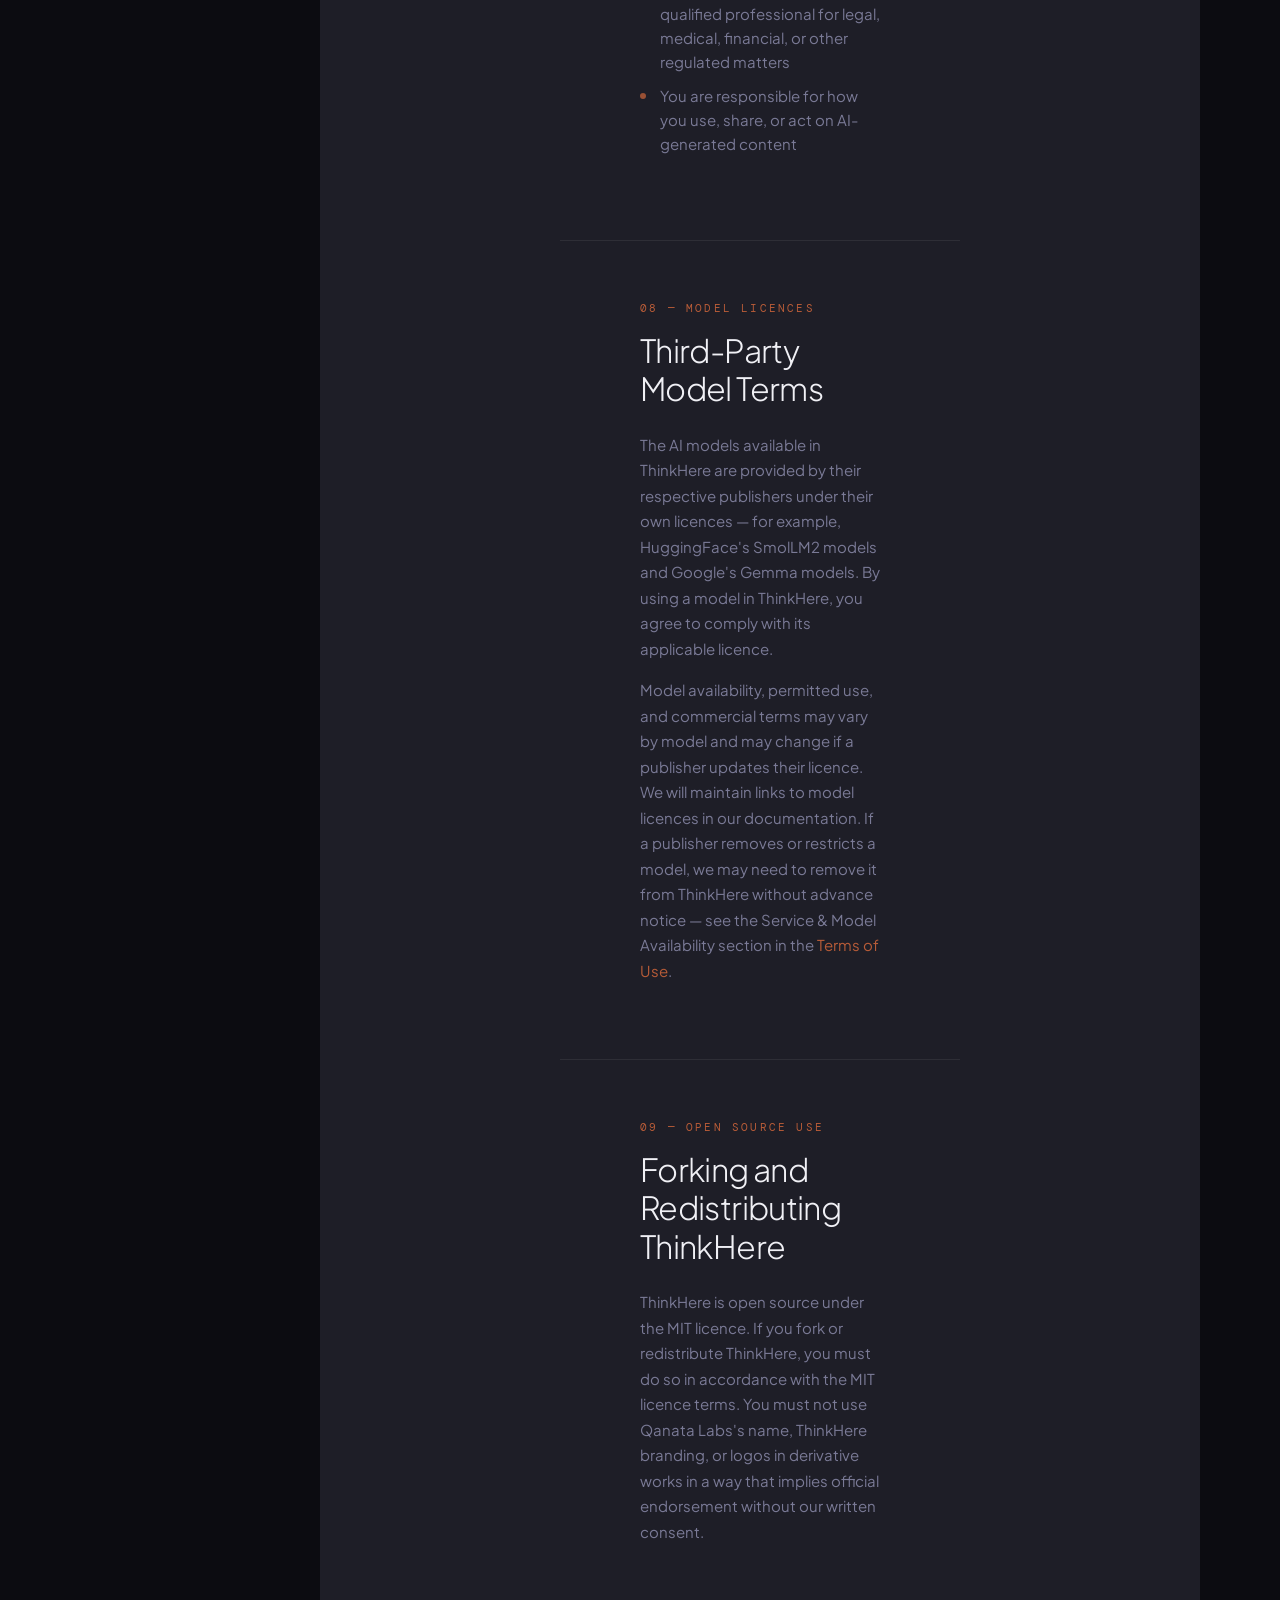
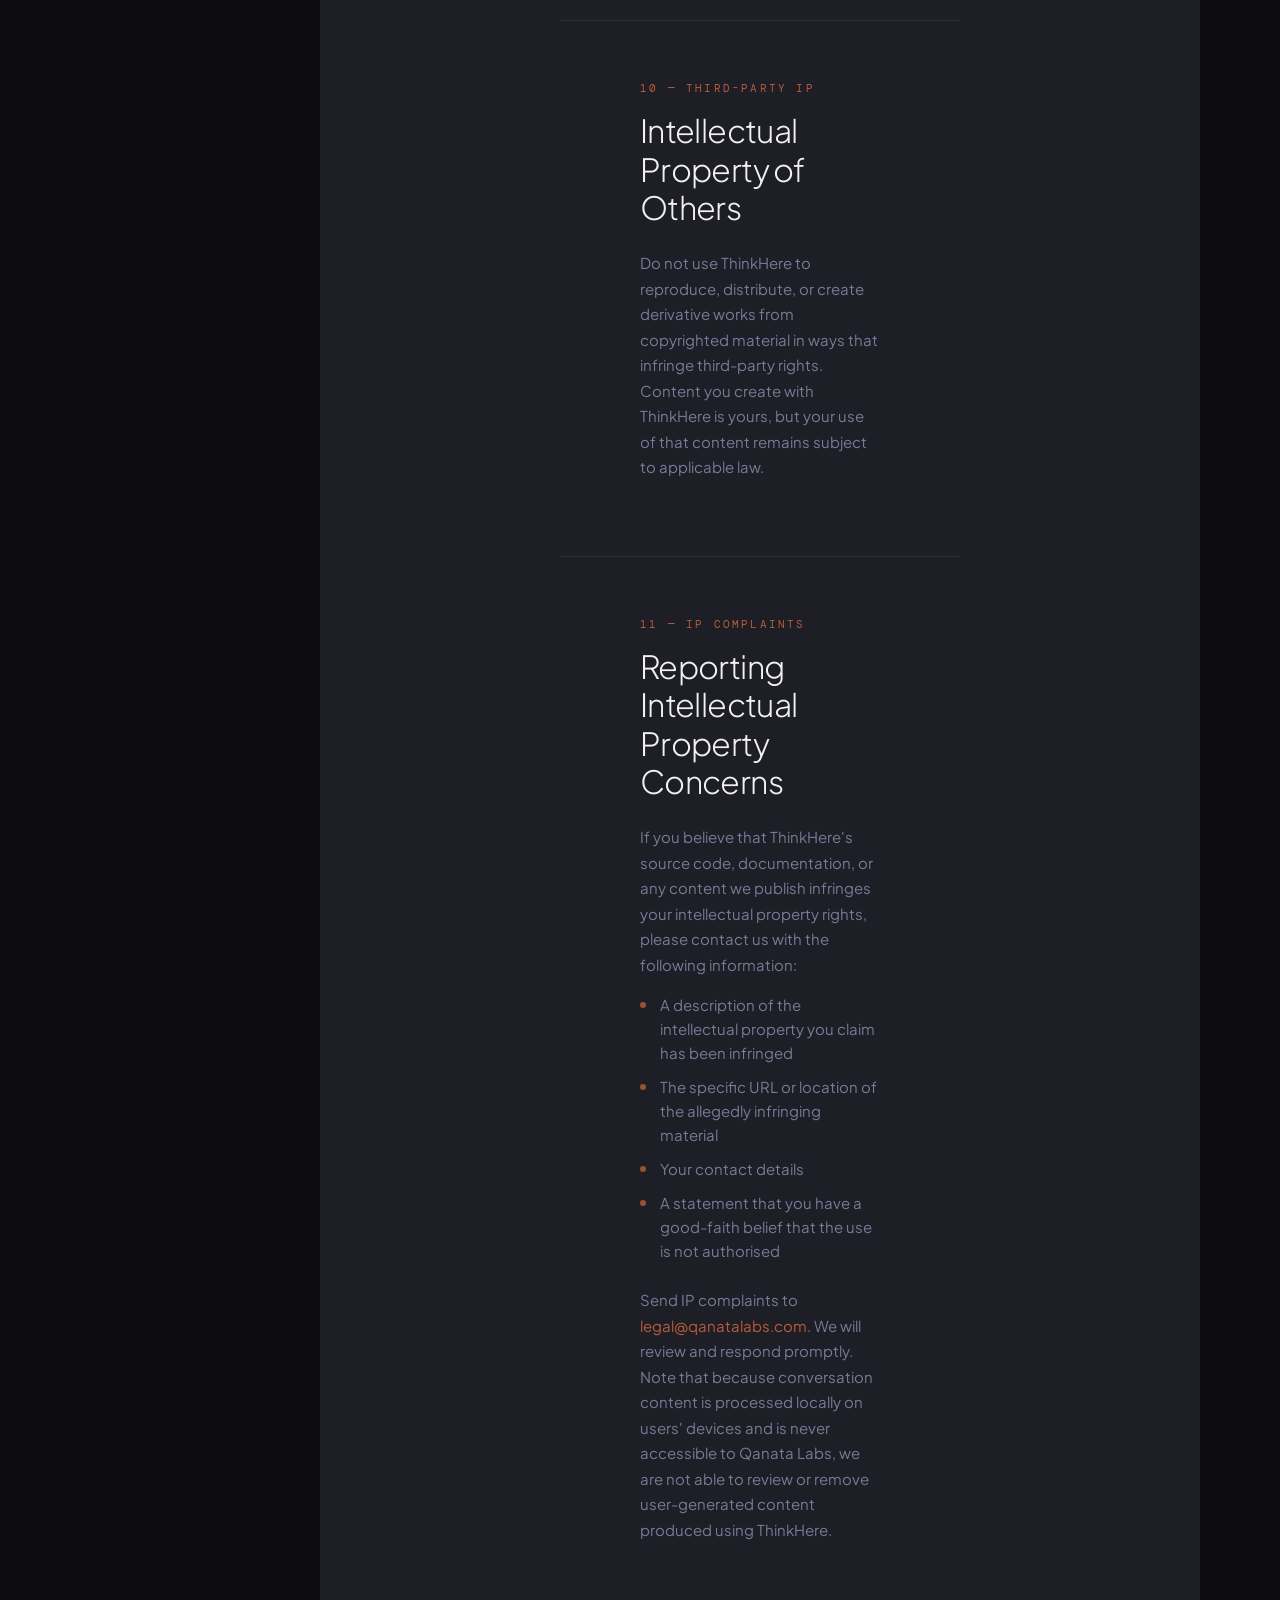
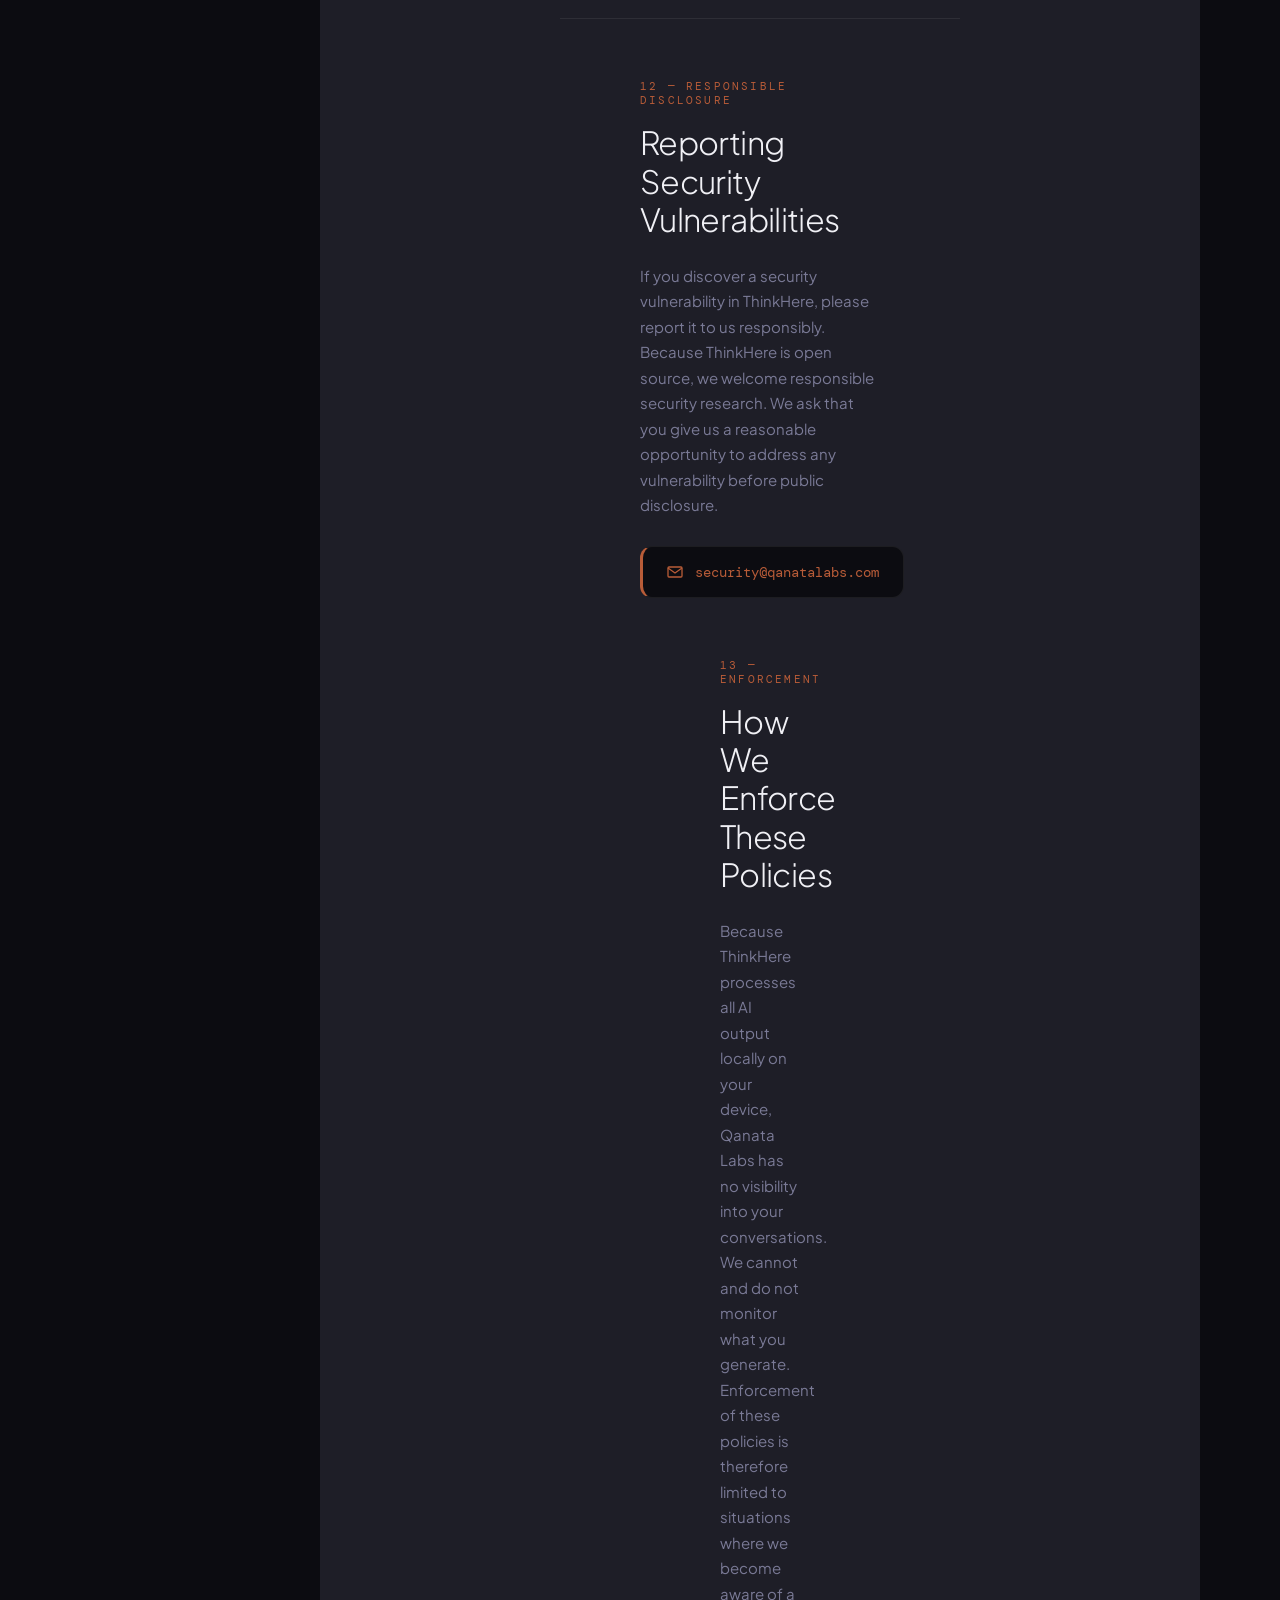
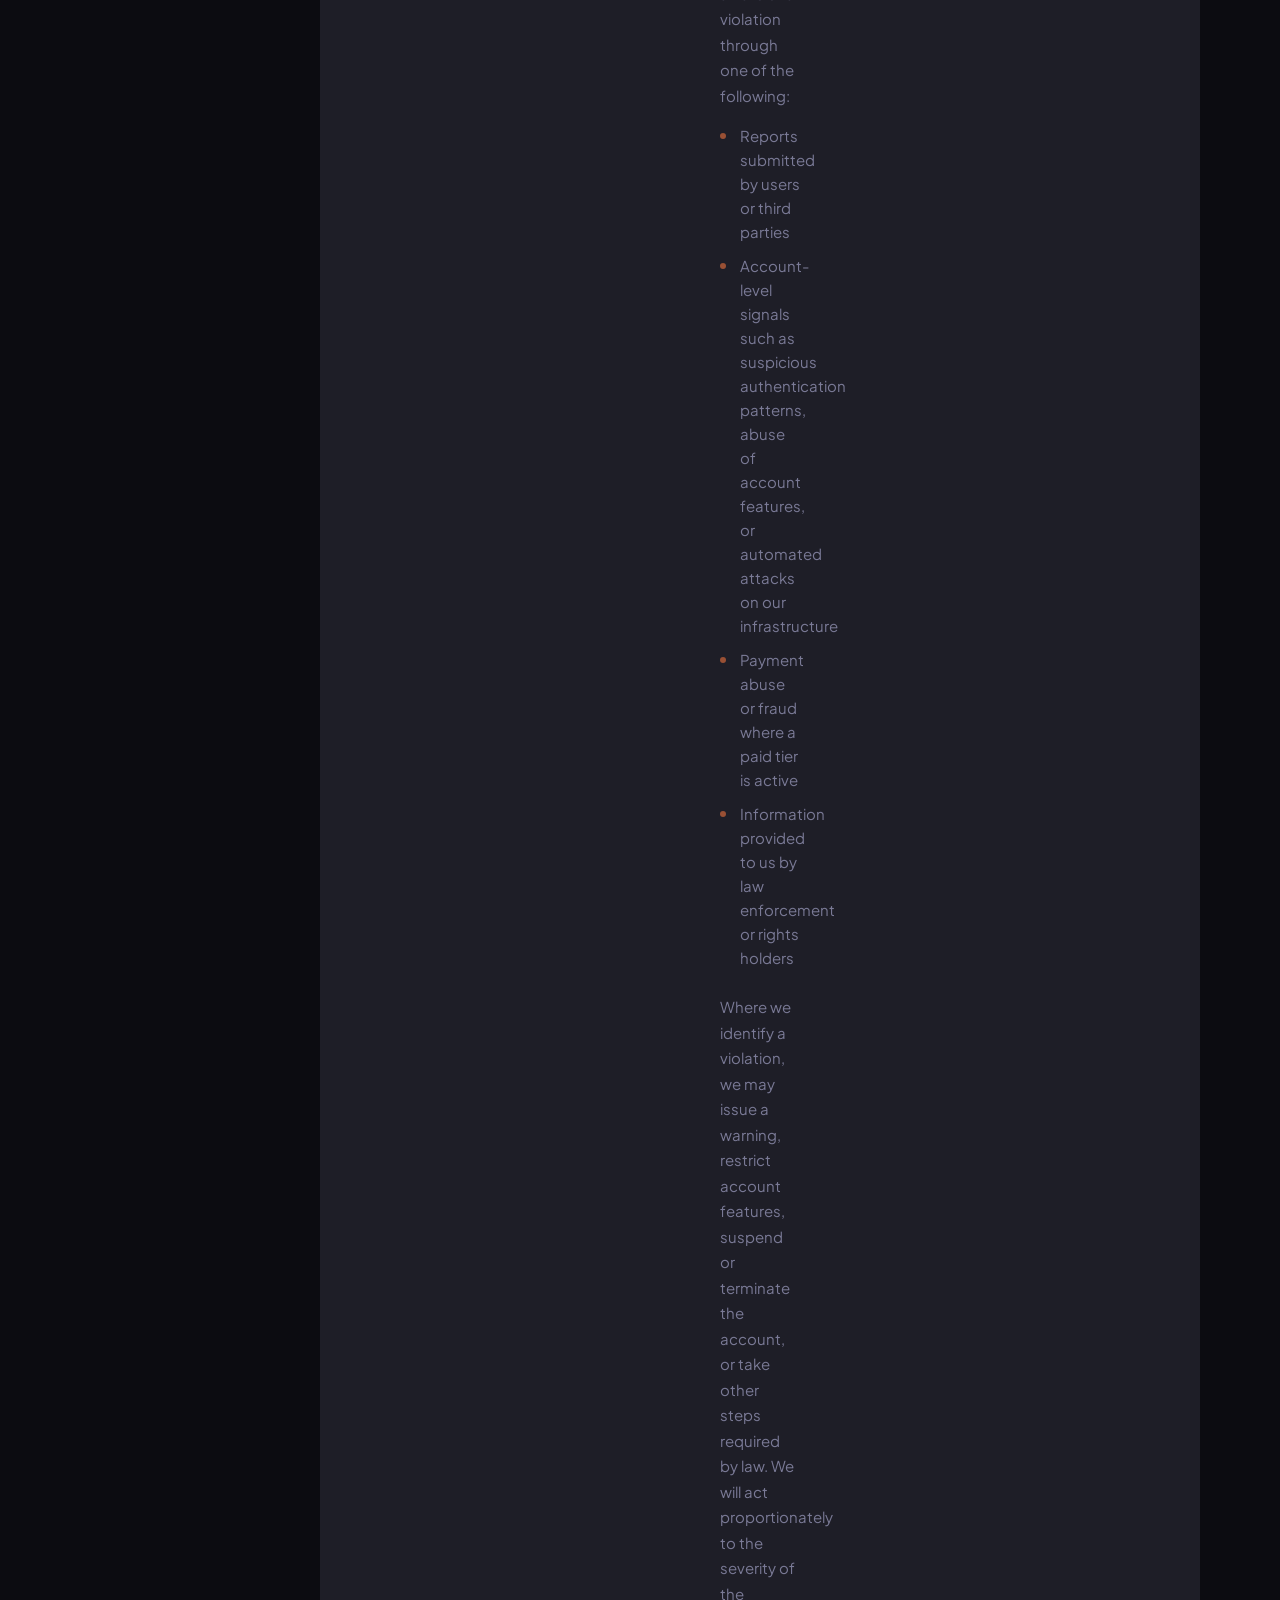
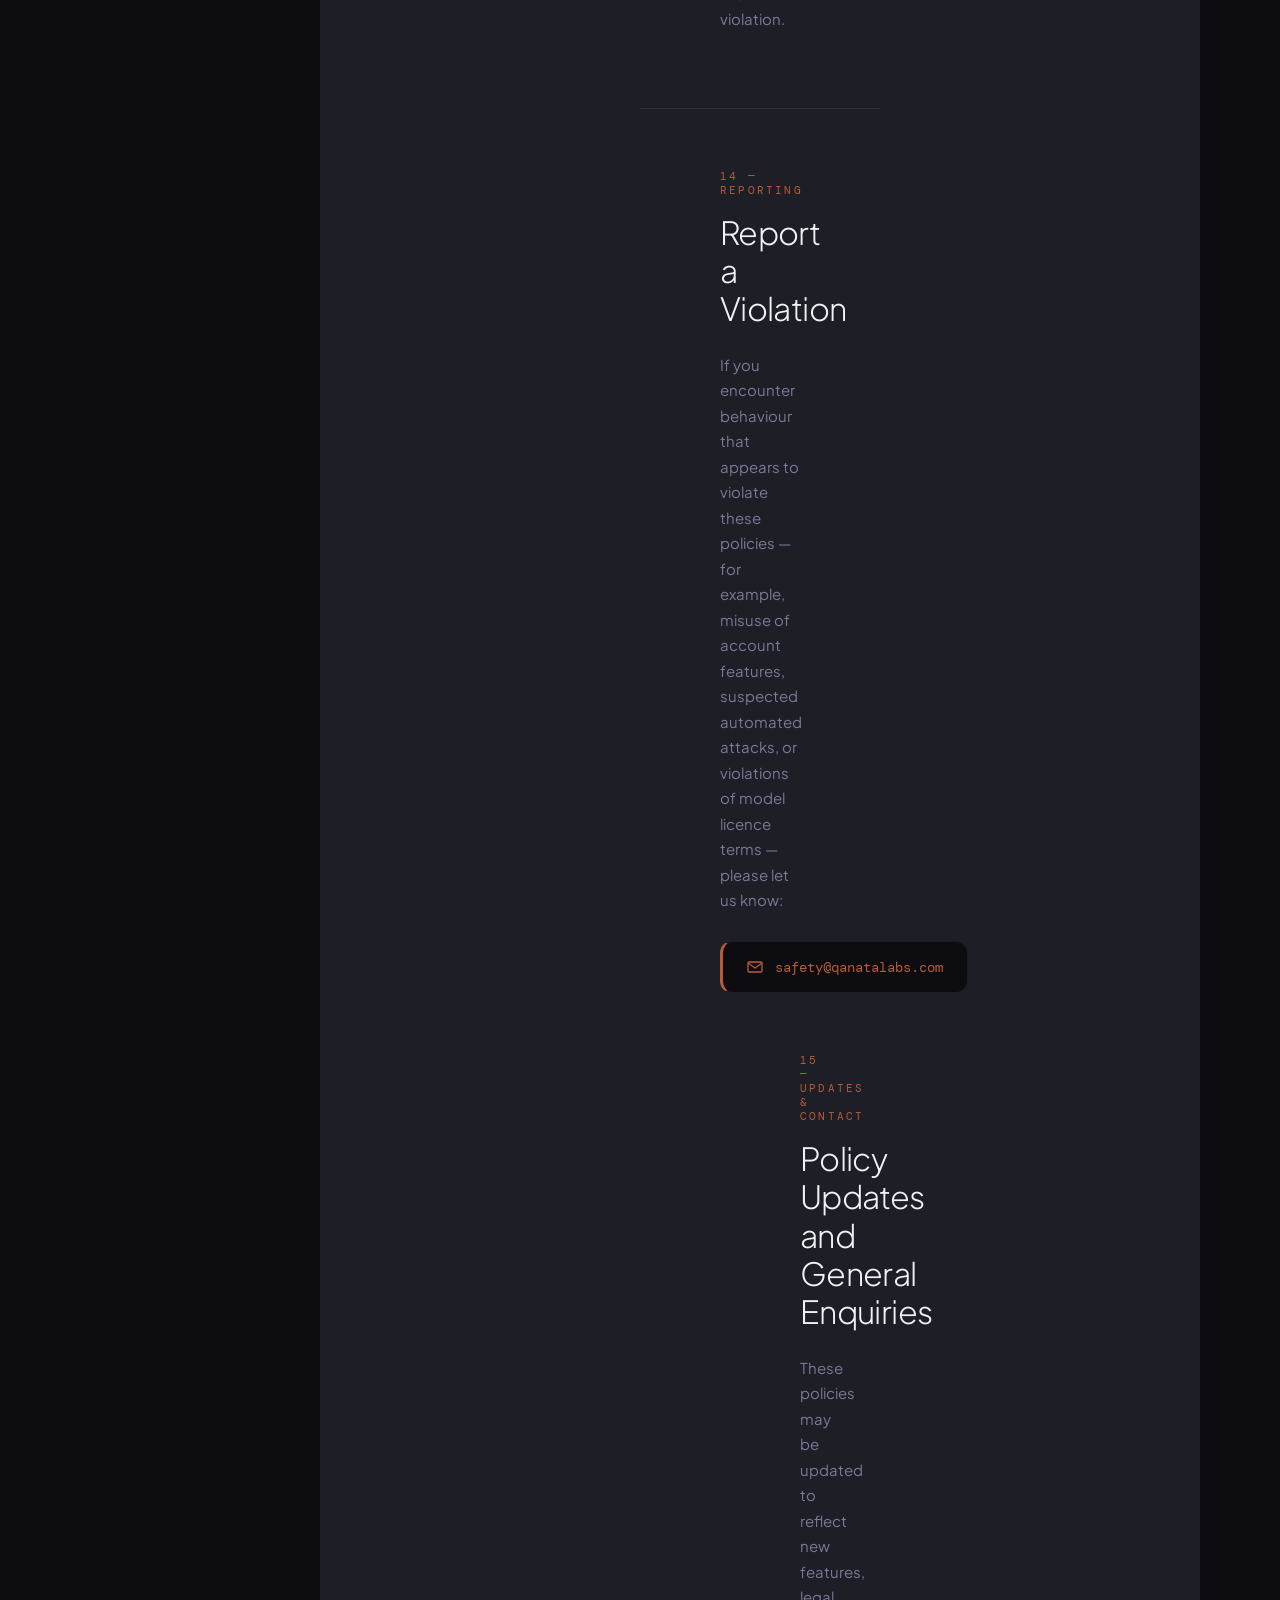
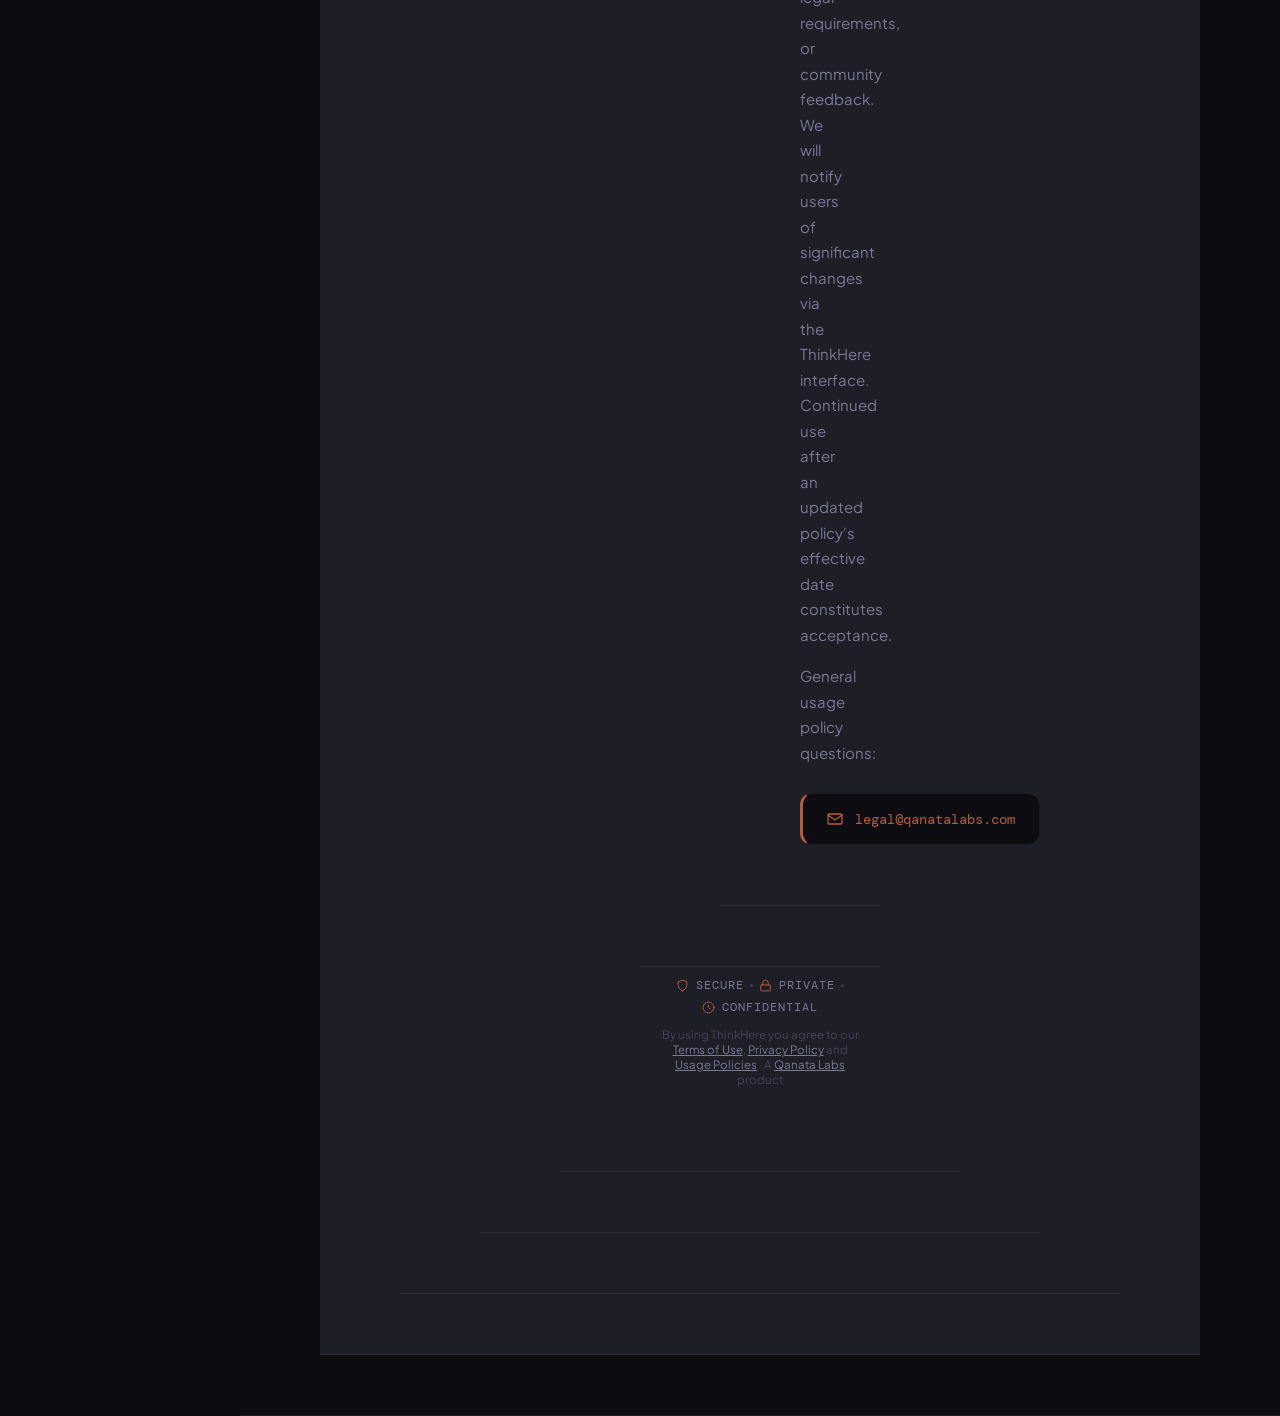
<file: usage.html>
<!DOCTYPE html>
<html lang="en" data-theme="dark">

<head>
  <meta charset="UTF-8">
  <meta name="viewport" content="width=device-width, initial-scale=1.0">
  <title>Usage Policies — ThinkHere</title>
  <link
    href="https://fonts.googleapis.com/css2?family=Plus+Jakarta+Sans:ital,wght@0,300;0,400;0,500;0,600;0,700;1,400&family=DM+Mono:wght@300;400;500&display=swap"
    rel="stylesheet">
  <link rel="stylesheet" href="css/style.css">
  <style>
    /* Specific page style overrides */
    .page-wrap {
      display: flex;
      flex-direction: column;
      min-height: 100vh;
    }

    .page-header {
      position: sticky;
      top: 0;
      z-index: 100;
    }
  </style>
</head>

<body>
  <div class="page-wrap">
    <header class="page-header">
      <a class="page-header-logo" href="/">
        ThinkHere
      </a>
      <div class="page-header-right">
        <a class="page-nav" href="about.html">About</a>
        <a class="page-nav" href="blog.html">Blog</a>
        <a class="page-nav" class="page-nav" href="guide.html">Guide</a>
        <a class="page-nav" href="pricing.html">Pricing</a>
        <div class="page-theme-toggle">
          <button class="page-theme-btn active" id="btn-dark" onclick="setTheme('dark')">
            <svg width="10" height="10" viewBox="0 0 24 24" fill="none">
              <path d="M21 12.79A9 9 0 1111.21 3a7 7 0 109.79 9.79z" stroke="currentColor" stroke-width="2"
                stroke-linecap="round" />
            </svg>
          </button>
          <button class="page-theme-btn" id="btn-light" onclick="setTheme('light')">
            <svg width="10" height="10" viewBox="0 0 24 24" fill="none">
              <circle cx="12" cy="12" r="4" stroke="currentColor" stroke-width="2" />
              <path
                d="M12 2v2M12 20v2M2 12h2M20 12h2M5.63 5.63l1.41 1.41M16.96 16.96l1.41 1.41M5.63 18.37l1.41-1.41M16.96 7.04l1.41-1.41"
                stroke="currentColor" stroke-width="2" stroke-linecap="round" />
            </svg>
          </button>
        </div>
        <a class="btn-top-ghost" href="#" onclick="signIn(); return false;">Sign In</a>
        <a class="btn-top-solid" href="https://app.thinkhere.ai/?mode=signup">Create Account</a>
      </div>
    </header>
    <div class="legal-layout">
      <div class="doc-nav">
        <div class="nav-doc-title">Usage Policies</div>
        <ul>
          <li><a href="#s1">Philosophy</a></li>
          <li><a href="#s2">Acceptable Use</a></li>
          <li><a href="#s3">Harmful Content</a></li>
          <li><a href="#s4">Deception &amp; Fraud</a></li>
          <li><a href="#s5">Privacy Violations</a></li>
          <li><a href="#s6">Illegal Activity</a></li>
          <li><a href="#s7">AI Output Responsibility</a></li>
          <li><a href="#s8">Model Licences</a></li>
          <li><a href="#s9">Open Source Use</a></li>
          <li><a href="#s10">Third-Party IP</a></li>
          <li><a href="#s11">IP Complaints</a></li>
          <li><a href="#s12">Responsible Disclosure</a></li>
          <li><a href="#s13">Enforcement</a></li>
          <li><a href="#s14">Reporting</a></li>
          <li><a href="#s15">Updates &amp; Contact</a></li>
        </ul>
        <div class="nav-divider"></div>
        <div class="nav-other-label">Other Documents</div>
        <ul class="nav-other">
          <li><a href="thinkhere-terms-of-use.html">Terms of Use</a></li>
          <li><a href="thinkhere-privacy-policy.html">Privacy Policy</a></li>
        </ul>
      </div>

      <div class="doc-main">
        <div class="legal-cover">
          <div class="cover-grain"></div>
          <div class="cover-label">ThinkHere · Legal</div>
          <h1 class="cover-title">Usage <em>Policies</em></h1>
          <div class="cover-meta">
            <span>Effective 27 March 2026</span>
            <span>Open source · MIT Licence</span>
            <span>Governed by English &amp; Welsh Law</span>
          </div>
        </div>

        <div class="notice-banner">
          <svg width="20" height="20" viewBox="0 0 20 20" fill="none">
            <circle cx="10" cy="10" r="8.5" stroke="currentColor" stroke-width="1.5" />
            <path d="M10 6v4M10 13.5h.01" stroke="currentColor" stroke-width="1.8" stroke-linecap="round" />
          </svg>
          <p><strong>These policies define what good-faith use of ThinkHere looks like.</strong> Because AI processing
            is
            entirely local, Qanata Labs cannot monitor what you generate — which is precisely why we ask you to use
            ThinkHere responsibly.</p>
        </div>

        <p class="intro-para">These Usage Policies set out the standards we ask all ThinkHere users to uphold. Our goal
          is a
          private, capable AI tool that is used responsibly and for good.</p>

        <div class="doc-section dark" id="s1">
          <span class="section-number">01 — Philosophy</span>
          <h2 class="section-heading">Why These Policies Exist</h2>
          <p class="body">ThinkHere was built on a belief: that people should be able to think freely with AI without
            sacrificing privacy. The model runs on your device. Your conversations stay in your browser. No one at
            Qanata
            Labs can read what you write.</p>
          <p class="body">That privacy guarantee only works if users act in good faith. These policies define what good
            faith looks like and set the standards we apply when we become aware of a violation through account-level
            signals, user reports, or other means outside private conversation content.</p>
        </div>

        <!-- 2 -->
        <div class="doc-section" id="s2">
          <span class="section-number">02 — Acceptable Use</span>
          <h2 class="section-heading">What ThinkHere Is For</h2>
          <p class="body">ThinkHere is designed for any lawful purpose where an AI thinking partner is useful:</p>
          <div class="tag-box permitted">
            <div class="tag-box-label">Permitted</div>
            <ul>
              <li>Personal writing, creative projects, and journaling</li>
              <li>Research, summarisation, and education</li>
              <li>Professional work including drafting, analysis, and strategic planning</li>
              <li>Building and querying personal or team knowledge bases</li>
              <li>Exploring and experimenting with local AI models</li>
            </ul>
          </div>


          <div class="doc-section dark" id="s3">
            <span class="section-number">03 — Prohibited: Harmful Content</span>
            <h2 class="section-heading">Content That Causes Harm</h2>
            <div class="tag-box prohibited">
              <div class="tag-box-label">Never permitted</div>
              <ul>
                <li>Content that sexually exploits or endangers children</li>
                <li>Detailed technical instructions for weapons capable of mass harm — biological, chemical,
                  radiological, or
                  explosive</li>
                <li>Malware, ransomware, exploits, or code designed to damage systems or harm people</li>
                <li>Content that incites violence, terrorism, or hatred against individuals or groups</li>
              </ul>
            </div>


            <div class="doc-section" id="s4">
              <span class="section-number">04 — Prohibited: Deception &amp; Fraud</span>
              <h2 class="section-heading">Deceptive and Fraudulent Use</h2>
              <div class="tag-box prohibited">
                <div class="tag-box-label">Never permitted</div>
                <ul>
                  <li>Deepfakes or synthetic media designed to deceive</li>
                  <li>Disinformation or coordinated inauthentic content at scale</li>
                  <li>Impersonation of real individuals or organisations in a harmful or deceptive manner</li>
                  <li>Phishing, fraud, or social engineering</li>
                </ul>
              </div>


              <div class="doc-section dark" id="s5">
                <span class="section-number">05 — Prohibited: Privacy Violations</span>
                <h2 class="section-heading">Violating Others' Privacy</h2>
                <div class="tag-box prohibited">
                  <div class="tag-box-label">Never permitted</div>
                  <ul>
                    <li>Processing or aggregating others' personal data without their consent</li>
                    <li>Facilitating stalking, surveillance, or harassment of individuals</li>
                    <li>Attempting to deanonymise individuals from datasets</li>
                  </ul>
                </div>


                <div class="doc-section" id="s6">
                  <span class="section-number">06 — Prohibited: Illegal Activity</span>
                  <h2 class="section-heading">Illegal Use</h2>
                  <p class="body">You must not use ThinkHere to plan, facilitate, or assist with any activity that is
                    illegal under
                    applicable law, including fraud, money laundering, or theft of intellectual property.</p>
                </div>

                <!-- 7 -->
                <div class="doc-section dark" id="s7">
                  <span class="section-number">07 — AI Output Responsibility</span>
                  <h2 class="section-heading">Your Responsibility for AI-Generated Content</h2>
                  <p class="body">ThinkHere's responses are generated by AI models running locally on your device. AI
                    inference is
                    entirely outside Qanata Labs's view or control at the point of generation. Please bear this in mind:
                  </p>
                  <ul class="doc-list">
                    <li>AI outputs can be inaccurate, incomplete, or biased — always apply your own judgement before
                      acting on them
                    </li>
                    <li>AI outputs are not professional advice in any regulated field; consult a qualified professional
                      for legal,
                      medical, financial, or other regulated matters</li>
                    <li>You are responsible for how you use, share, or act on AI-generated content</li>
                  </ul>
                </div>

                <!-- 8 -->
                <div class="doc-section" id="s8">
                  <span class="section-number">08 — Model Licences</span>
                  <h2 class="section-heading">Third-Party Model Terms</h2>
                  <p class="body">The AI models available in ThinkHere are provided by their respective publishers under
                    their own
                    licences — for example, HuggingFace's SmolLM2 models and Google's Gemma models. By using a model in
                    ThinkHere,
                    you agree to comply with its applicable licence.</p>
                  <p class="body">Model availability, permitted use, and commercial terms may vary by model and may
                    change if a
                    publisher updates their licence. We will maintain links to model licences in our documentation. If a
                    publisher
                    removes or restricts a model, we may need to remove it from ThinkHere without advance notice — see
                    the Service
                    &amp; Model Availability section in the <a href="thinkhere-terms-of-use.html">Terms of Use</a>.</p>
                </div>

                <!-- 9 -->
                <div class="doc-section dark" id="s9">
                  <span class="section-number">09 — Open Source Use</span>
                  <h2 class="section-heading">Forking and Redistributing ThinkHere</h2>
                  <p class="body">ThinkHere is open source under the MIT licence. If you fork or redistribute ThinkHere,
                    you must do
                    so in accordance with the MIT licence terms. You must not use Qanata Labs's name, ThinkHere
                    branding, or logos
                    in derivative works in a way that implies official endorsement without our written consent.</p>
                </div>

                <!-- 10 -->
                <div class="doc-section" id="s10">
                  <span class="section-number">10 — Third-Party IP</span>
                  <h2 class="section-heading">Intellectual Property of Others</h2>
                  <p class="body">Do not use ThinkHere to reproduce, distribute, or create derivative works from
                    copyrighted
                    material in ways that infringe third-party rights. Content you create with ThinkHere is yours, but
                    your use of
                    that content remains subject to applicable law.</p>
                </div>



                <div class="doc-section dark" id="s11">
                  <span class="section-number">11 — IP Complaints</span>
                  <h2 class="section-heading">Reporting Intellectual Property Concerns</h2>
                  <p class="body">If you believe that ThinkHere's source code, documentation, or any content we publish
                    infringes
                    your intellectual property rights, please contact us with the following information:</p>
                  <ul class="doc-list">
                    <li>A description of the intellectual property you claim has been infringed</li>
                    <li>The specific URL or location of the allegedly infringing material</li>
                    <li>Your contact details</li>
                    <li>A statement that you have a good-faith belief that the use is not authorised</li>
                  </ul>
                  <p class="body">Send IP complaints to <a href="mailto:legal@qanatalabs.com">legal@qanatalabs.com</a>.
                    We will
                    review and respond promptly. Note that because conversation content is processed locally on users'
                    devices and
                    is never accessible to Qanata Labs, we are not able to review or remove user-generated content
                    produced using
                    ThinkHere.</p>
                </div>

                <!-- 12 -->
                <div class="doc-section" id="s12">
                  <span class="section-number">12 — Responsible Disclosure</span>
                  <h2 class="section-heading">Reporting Security Vulnerabilities</h2>
                  <p class="body">If you discover a security vulnerability in ThinkHere, please report it to us
                    responsibly. Because
                    ThinkHere is open source, we welcome responsible security research. We ask that you give us a
                    reasonable
                    opportunity to address any vulnerability before public disclosure.</p>
                  <div class="contact-card">
                    <svg width="16" height="16" viewBox="0 0 16 16" fill="none">
                      <rect x="1" y="3" width="14" height="10" rx="1" stroke="#b85c38" stroke-width="1.3" />
                      <path d="M1 4l7 5 7-5" stroke="#b85c38" stroke-width="1.3" />
                    </svg>
                    <a href="mailto:security@qanatalabs.com">security@qanatalabs.com</a>
                  </div>


                  <div class="doc-section dark" id="s13">
                    <span class="section-number">13 — Enforcement</span>
                    <h2 class="section-heading">How We Enforce These Policies</h2>
                    <p class="body">Because ThinkHere processes all AI output locally on your device, Qanata Labs has no
                      visibility
                      into your conversations. We cannot and do not monitor what you generate. Enforcement of these
                      policies is
                      therefore limited to situations where we become aware of a violation through one of the following:
                    </p>
                    <ul class="doc-list">
                      <li>Reports submitted by users or third parties</li>
                      <li>Account-level signals such as suspicious authentication patterns, abuse of account features,
                        or automated
                        attacks on our infrastructure</li>
                      <li>Payment abuse or fraud where a paid tier is active</li>
                      <li>Information provided to us by law enforcement or rights holders</li>
                    </ul>
                    <p class="body">Where we identify a violation, we may issue a warning, restrict account features,
                      suspend or
                      terminate the account, or take other steps required by law. We will act proportionately to the
                      severity of the
                      violation.</p>
                  </div>

                  <!-- 14 -->
                  <div class="doc-section" id="s14">
                    <span class="section-number">14 — Reporting</span>
                    <h2 class="section-heading">Report a Violation</h2>
                    <p class="body">If you encounter behaviour that appears to violate these policies — for example,
                      misuse of account
                      features, suspected automated attacks, or violations of model licence terms — please let us know:
                    </p>
                    <div class="contact-card">
                      <svg width="16" height="16" viewBox="0 0 16 16" fill="none">
                        <rect x="1" y="3" width="14" height="10" rx="1" stroke="#b85c38" stroke-width="1.3" />
                        <path d="M1 4l7 5 7-5" stroke="#b85c38" stroke-width="1.3" />
                      </svg>
                      <a href="mailto:safety@qanatalabs.com">safety@qanatalabs.com</a>
                    </div>


                    <div class="doc-section dark" id="s15">
                      <span class="section-number">15 — Updates &amp; Contact</span>
                      <h2 class="section-heading">Policy Updates and General Enquiries</h2>
                      <p class="body">These policies may be updated to reflect new features, legal requirements, or
                        community feedback.
                        We will notify users of significant changes via the ThinkHere interface. Continued use after an
                        updated policy's
                        effective date constitutes acceptance.</p>
                      <p class="body">General usage policy questions:</p>
                      <div class="contact-card">
                        <svg width="16" height="16" viewBox="0 0 16 16" fill="none">
                          <rect x="1" y="3" width="14" height="10" rx="1" stroke="#b85c38" stroke-width="1.3" />
                          <path d="M1 4l7 5 7-5" stroke="#b85c38" stroke-width="1.3" />
                        </svg>
                        <a href="mailto:legal@qanatalabs.com">legal@qanatalabs.com</a>
                      </div>



                    </div>
                  </div>

                  <div class="footer-trust">
                    <span class="trust-pill">
                      <svg viewBox="0 0 24 24">
                        <path d="M12 22s8-4 8-10V5l-8-3-8 3v7c0 6 8 10 8 10z" />
                      </svg>
                      Secure
                    </span>
                    <span class="trust-dot"></span>
                    <span class="trust-pill">
                      <svg viewBox="0 0 24 24">
                        <rect x="3" y="11" width="18" height="11" rx="2" />
                        <path d="M7 11V7a5 5 0 0 1 10 0v4" />
                      </svg>
                      Private
                    </span>
                    <span class="trust-dot"></span>
                    <span class="trust-pill">
                      <svg viewBox="0 0 24 24">
                        <circle cx="12" cy="12" r="10" />
                        <path d="M12 8v4l3 3" />
                      </svg>
                      Confidential
                    </span>
                  </div>
                  <p class="legal" style="padding-bottom:24px;">
                    By using ThinkHere you agree to our <a href="terms.html">Terms of Use</a>, <a
                      href="privacy.html">Privacy Policy</a> and <a href="usage.html">Usage Policies</a> &middot; A <a
                      href="https://www.qanatalabs.com" target="_blank" rel="noopener">Qanata Labs</a> product
                  </p>

                </div>
                <script>
                  function setTheme(t) {
                    document.documentElement.setAttribute('data-theme', t);
                    document.getElementById('btn-dark').classList.toggle('active', t === 'dark');
                    document.getElementById('btn-light').classList.toggle('active', t === 'light');
                    var strokeCol = t === 'light' ? '#9a9a9a' : '#f4f1eb';
                    document.querySelectorAll('.ql-stroke').forEach(function (el) { el.setAttribute('stroke', strokeCol); });
                    localStorage.setItem('thinkhere-theme', t);
                  }
                  (function () {
                    var saved = localStorage.getItem('thinkhere-theme');
                    if (saved) setTheme(saved);
                  })();
                </script>
                <script type="module" src="js/auth.js"></script>
</body>

</html>
</file>
<file: css/style.css>
/* ── ThinkHere — Qanata Labs Brand Styles ── */

/* ── DARK THEME (default) ── */
[data-theme="dark"] {
  --bg: #0c0c11;
  --bg-side: #101015;
  --surface: #17171e;
  --surface2: #1e1e27;
  --border: rgba(255, 255, 255, 0.07);
  --border-md: rgba(255, 255, 255, 0.12);
  --text: #f0f0f5;
  --text-muted: #7a7a96;
  --text-dim: #44445a;
  --input-bg: #17171e;
  --pill-bg: rgba(184, 92, 56, 0.12);
  --pill-border: rgba(184, 92, 56, 0.28);
  --pill-text: #c96a42;
  --pill2-bg: rgba(255, 255, 255, 0.04);
  --pill2-border: rgba(255, 255, 255, 0.09);
  --pill2-text: rgba(255, 255, 255, 0.32);
  --topbar-bg: rgba(12, 12, 17, 0.8);
  --btn-ghost-bg: rgba(255, 255, 255, 0.06);
  --btn-ghost-bd: rgba(255, 255, 255, 0.13);
  --hero-h: #f0f0f5;
  --hero-em: #b85c38;
  --sidebar-glow: rgba(184, 92, 56, 0.22);
  --orb1: rgba(184, 92, 56, 0.09);
  --orb2: rgba(184, 92, 56, 0.05);
  --shadow: rgba(0, 0, 0, 0.15);
  --accent: #b85c38;
  --terra: #b85c38;
  --accent-dim: #9a4a2d;
  --accent-glow: rgba(184, 92, 56, 0.10);
  --user-bg: #1e1a16;
  --radius: 12px;
  --font-mono: 'DM Mono', monospace;
  --font-sans: 'Plus Jakarta Sans', system-ui, sans-serif;
}

/* ── LIGHT THEME ── */
[data-theme="light"] {
  --bg: #f0f0f0;
  --bg-side: #ffffff;
  --surface: #ffffff;
  --surface2: #e8e8e8;
  --border: rgba(0, 0, 0, 0.08);
  --border-md: rgba(0, 0, 0, 0.13);
  --text: #1a1a1a;
  --text-muted: #666666;
  --text-dim: #aaaaaa;
  --input-bg: #ffffff;
  --pill-bg: rgba(184, 92, 56, 0.08);
  --pill-border: rgba(184, 92, 56, 0.22);
  --pill-text: #9e3f1a;
  --pill2-bg: rgba(0, 0, 0, 0.04);
  --pill2-border: rgba(0, 0, 0, 0.1);
  --pill2-text: #888888;
  --topbar-bg: rgba(240, 240, 240, 0.92);
  --btn-ghost-bg: rgba(0, 0, 0, 0.05);
  --btn-ghost-bd: rgba(0, 0, 0, 0.14);
  --hero-h: #111820;
  --hero-em: #b85c38;
  --sidebar-glow: rgba(184, 92, 56, 0.15);
  --orb1: rgba(184, 92, 56, 0.06);
  --orb2: rgba(184, 92, 56, 0.03);
  --shadow: rgba(0, 0, 0, 0.08);
  --accent: #b85c38;
  --terra: #b85c38;
  --accent-dim: #9e3f1a;
  --accent-glow: rgba(184, 92, 56, 0.08);
  --user-bg: #f5ede8;
  --radius: 12px;
  --font-mono: 'DM Mono', monospace;
  --font-sans: 'Plus Jakarta Sans', system-ui, sans-serif;
}

* {
  margin: 0;
  padding: 0;
  box-sizing: border-box;
}

html,
body {
  height: 100%;
  background: var(--bg);
  color: var(--text);
  font-family: var(--font-sans);
  transition: background 0.25s, color 0.25s;
}

/* ── Layout: Sidebar + Main ── */
.app {
  display: flex;
  height: 100dvh;
  overflow: hidden;
}

/* ── Sidebar ── */
.sidebar {
  width: 258px;
  background: var(--bg-side);
  border-right: 1px solid var(--border);
  display: flex;
  flex-direction: column;
  padding: 22px 14px 18px;
  flex-shrink: 0;
  position: relative;
  transition: background 0.25s;
}

.sidebar::after {
  content: '';
  position: absolute;
  top: 15%;
  right: 0;
  bottom: 15%;
  width: 1px;
  background: linear-gradient(to bottom, transparent, var(--sidebar-glow), transparent);
}

/* Logo block */
.logo-block {
  padding: 2px 8px 16px;
  border-bottom: 1px solid var(--border);
  margin-bottom: 12px;
}

.logo-product {
  font-family: var(--font-sans);
  font-weight: 700;
  font-size: 24px;
  letter-spacing: -0.03em;
  color: var(--text);
  line-height: 1;
  text-decoration: none;
  display: block;
}

a.logo-product:hover {
  opacity: 0.85;
}

.logo-parent {
  display: flex;
  align-items: center;
  gap: 6px;
  margin-top: 5px;
}

.logo-parent-text {
  font-family: var(--font-mono);
  font-size: 16px;
  letter-spacing: 0.14em;
  text-transform: uppercase;
  color: var(--text-dim);
}

/* New chat button */
.btn-new {
  display: flex;
  align-items: center;
  gap: 9px;
  padding: 9px 12px;
  border-radius: 8px;
  background: transparent;
  border: 1px solid var(--border-md);
  color: var(--text-muted);
  font-family: var(--font-sans);
  font-size: 13.5px;
  font-weight: 500;
  cursor: pointer;
  transition: all 0.15s;
  width: 100%;
  text-align: left;
  margin-bottom: 4px;
}

.btn-new:hover {
  background: var(--surface2);
  color: var(--text);
}

.btn-new svg {
  opacity: 0.5;
  flex-shrink: 0;
}

/* Nav section */
.nav-section {
  flex: 1;
  min-height: 0;
  overflow-y: auto;
  display: flex;
  flex-direction: column;
  gap: 2px;
  padding-top: 4px;
}

.convo-item {
  display: flex;
  align-items: center;
  gap: 9px;
  padding: 8px 12px;
  border-radius: 7px;
  color: var(--text-muted);
  font-size: 13.5px;
  cursor: pointer;
  transition: all 0.14s;
  text-decoration: none;
  flex-shrink: 0;
}

.convo-item:hover {
  background: var(--surface2);
  color: var(--text);
}

.convo-item.active {
  background: var(--surface2);
  color: var(--text);
}

.convo-item svg {
  flex-shrink: 0;
  opacity: 0.5;
}

.convo-label {
  overflow: hidden;
  text-overflow: ellipsis;
  white-space: nowrap;
}

/* Sidebar footer */
.sidebar-footer {
  padding-top: 14px;
  border-top: 1px solid var(--border);
  display: flex;
  flex-direction: column;
  gap: 10px;
  flex-shrink: 0;
}

.sidebar-footer-row {
  display: flex;
  flex-direction: column;
  align-items: flex-start;
  gap: 10px;
  padding: 0 4px;
}

.sidebar-gh-stats {
  display: flex;
  align-items: center;
  gap: 12px;
  margin-right: 0;
}

.sidebar-gh-stats .gh-stat {
  font-size: 0.72rem;
  gap: 5px;
}

.sidebar-gh-stats .gh-stat svg {
  width: 14px;
  height: 14px;
}

.sidebar-gh-stats .github-link svg {
  width: 19px;
  height: 19px;
}

.sidebar-theme-toggle {
  margin-right: 0;
  flex-shrink: 0;
  align-self: flex-start;
  width: fit-content;
}

.footer-note {
  padding: 2px 4px 2px;
  line-height: 1.5;
}

.footer-label {
  font-family: var(--font-mono);
  font-size: 9px;
  letter-spacing: 0.18em;
  text-transform: uppercase;
  color: #b85c38;
  display: block;
  margin-bottom: 5px;
}

.footer-body {
  font-size: 11.5px;
  color: var(--text-muted);
  line-height: 1.5;
}

.pills {
  display: flex;
  flex-direction: column;
  gap: 4px;
}

.pill {
  display: flex;
  align-items: center;
  gap: 7px;
  padding: 5px 9px;
  border-radius: 6px;
  font-size: 11px;
  font-weight: 600;
  letter-spacing: 0.03em;
  border: 1px solid transparent;
  transition: all 0.15s;
}

.pill-a {
  background: var(--pill-bg);
  border-color: var(--pill-border);
  color: var(--pill-text);
}

.pill-b {
  background: var(--pill2-bg);
  border-color: var(--pill2-border);
  color: var(--pill2-text);
}

.btn-login {
  padding: 10px 12px;
  border-radius: 7px;
  background: #b85c38;
  border: none;
  color: #fff;
  font-family: var(--font-sans);
  font-size: 13px;
  font-weight: 600;
  cursor: pointer;
  transition: all 0.18s;
  text-align: center;
  text-decoration: none;
  display: block;
}

.btn-login:hover {
  background: #d4724e;
}

/* ── Main Content Area ── */
.main-content {
  flex: 1;
  display: flex;
  flex-direction: column;
  overflow: hidden;
  position: relative;
  background: var(--bg);
  transition: background 0.25s;
}

/* Background orbs */
.bg-orb {
  position: absolute;
  border-radius: 50%;
  filter: blur(90px);
  pointer-events: none;
  z-index: 0;
}

.orb1 {
  width: 520px;
  height: 400px;
  background: radial-gradient(circle, var(--orb1) 0%, transparent 70%);
  top: -80px;
  left: 50%;
  transform: translateX(-50%);
}

.orb2 {
  width: 280px;
  height: 280px;
  background: radial-gradient(circle, var(--orb2) 0%, transparent 70%);
  bottom: 60px;
  right: 8%;
}

/* ── Topbar ── */
.topbar {
  position: relative;
  z-index: 10;
  height: 52px;
  display: flex;
  align-items: center;
  justify-content: flex-end;
  padding: 0 20px;
  gap: 8px;
  border-bottom: 1px solid var(--border);
  background: var(--topbar-bg);
  backdrop-filter: blur(12px);
  transition: background 0.25s;
  flex-shrink: 0;
}

/* Topbar nav links */
.topbar-nav {
  display: flex;
  align-items: center;
  gap: 4px;
  margin-right: auto;
}

.topbar-link {
  padding: 5px 12px;
  border-radius: 7px;
  color: var(--text-muted);
  font-size: 13.5px;
  font-weight: 500;
  text-decoration: none;
  transition: all 0.14s;
}

.topbar-link:hover {
  background: var(--surface2);
  color: var(--text);
}

/* Theme toggle */
.theme-toggle {
  display: flex;
  align-items: center;
  background: var(--surface2);
  border: 1px solid var(--border-md);
  border-radius: 20px;
  padding: 3px;
  margin-right: 6px;
}

.theme-btn {
  display: flex;
  align-items: center;
  gap: 5px;
  padding: 4px 12px;
  border-radius: 16px;
  border: none;
  background: transparent;
  color: var(--text-muted);
  font-family: var(--font-sans);
  font-size: 12px;
  font-weight: 500;
  cursor: pointer;
  transition: all 0.18s;
}

.theme-btn.active {
  background: var(--surface);
  color: var(--text);
  box-shadow: 0 1px 4px var(--shadow);
}

.btn-top-ghost {
  padding: 7px 16px;
  border-radius: 20px;
  border: 1px solid var(--btn-ghost-bd);
  background: var(--btn-ghost-bg);
  color: var(--text);
  font-family: var(--font-sans);
  font-size: 13px;
  font-weight: 500;
  cursor: pointer;
  transition: all 0.15s;
  text-decoration: none;
}

.btn-top-ghost:hover {
  background: var(--surface2);
}

.btn-top-solid {
  padding: 7px 18px;
  border-radius: 20px;
  border: none;
  background: #b85c38;
  color: #fff;
  font-family: var(--font-sans);
  font-size: 13px;
  font-weight: 600;
  cursor: pointer;
  transition: all 0.15s;
  text-decoration: none;
}

.btn-top-solid:hover {
  background: #d4724e;
}

.topbar-meta {
  font-family: var(--font-mono);
  font-size: 0.7rem;
  color: var(--text-dim);
  letter-spacing: 0.06em;
  text-transform: uppercase;
}

.gh-stats {
  display: flex;
  align-items: center;
  gap: 10px;
  margin-right: 8px;
}

.gh-stat {
  display: flex;
  align-items: center;
  gap: 4px;
  font-family: var(--font-mono);
  font-size: 0.65rem;
  color: var(--text-dim);
  text-decoration: none;
  letter-spacing: 0.03em;
  transition: color 0.2s ease;
}

.gh-stat:hover {
  color: var(--accent);
}

.gh-stat svg {
  width: 13px;
  height: 13px;
  fill: currentColor;
}

.github-link {
  color: var(--text-dim);
  transition: color 0.2s ease;
  display: flex;
  align-items: center;
}

.github-link:hover {
  color: var(--accent);
}

.github-link svg {
  width: 18px;
  height: 18px;
  fill: currentColor;
}

/* ── Inner content wrapper (scrollable area below topbar) ── */
.main-inner {
  flex: 1;
  display: flex;
  flex-direction: column;
  overflow: hidden;
  position: relative;
  z-index: 1;
}

/* ── Intro Section ── */
.intro-section {
  flex: 1;
  display: flex;
  flex-direction: column;
  align-items: center;
  justify-content: center;
  padding: 40px 24px;
  gap: 20px;
  animation: fadeUp 0.55s ease both;
  text-align: center;
}

.intro-section h2 {
  font-family: var(--font-sans);
  font-size: clamp(1.5rem, 3.8vw, 2.2rem);
  font-weight: 300;
  line-height: 1.15;
  letter-spacing: -0.025em;
  color: var(--hero-h);
}

.intro-section h2 em {
  color: var(--hero-em);
  font-style: normal;
  font-weight: 600;
}

.intro-section p {
  color: var(--text-muted);
  max-width: 480px;
  line-height: 1.6;
  font-size: 0.92rem;
}

/* Eyebrow */
.eyebrow {
  display: flex;
  align-items: center;
  gap: 7px;
  font-family: var(--font-mono);
  font-size: 10px;
  letter-spacing: 0.18em;
  text-transform: uppercase;
  color: var(--text-dim);
}

.eyebrow-dot {
  width: 6px;
  height: 6px;
  border-radius: 50%;
  background: #b85c38;
  box-shadow: 0 0 8px rgba(184, 92, 56, 0.5);
  animation: pulse 2.2s ease infinite;
}

/* ── Intro Chat CTA ── */
.intro-chat-cta {
  width: 100%;
  max-width: 560px;
  margin-top: 12px;
  cursor: pointer;
  transition: transform 0.15s ease;
}

.intro-chat-cta:hover {
  transform: translateY(-2px);
}

.intro-chat-input {
  display: flex;
  align-items: center;
  gap: 10px;
  background: var(--surface);
  border: 1px solid var(--border-md);
  border-radius: 14px;
  padding: 14px 14px 14px 16px;
  transition: border-color 0.2s ease, box-shadow 0.2s ease;
}

.intro-chat-cta:hover .intro-chat-input {
  border-color: var(--border-hi);
  box-shadow: 0 2px 12px rgba(0, 0, 0, 0.06);
}

.intro-chat-clip {
  width: 20px;
  height: 20px;
  fill: var(--text-dim);
  flex-shrink: 0;
}

.intro-chat-placeholder {
  flex: 1;
  font-family: var(--font-sans);
  font-size: 0.88rem;
  color: var(--text-dim);
  user-select: none;
}

.intro-chat-send {
  width: 32px;
  height: 32px;
  border-radius: 8px;
  background: var(--accent);
  display: flex;
  align-items: center;
  justify-content: center;
  flex-shrink: 0;
  transition: background 0.15s ease;
}

.intro-chat-cta:hover .intro-chat-send {
  background: #d4724e;
}

.intro-chat-send svg {
  width: 16px;
  height: 16px;
  fill: #fff;
}

.intro-chat-meta {
  display: flex;
  align-items: center;
  justify-content: space-between;
  padding: 6px 4px 0;
  font-family: var(--font-mono);
  font-size: 0.68rem;
  color: var(--text-muted);
  letter-spacing: 0.02em;
}

.intro-subtitle {
  font-family: var(--font-mono);
  font-size: 0.72rem;
  letter-spacing: 0.12em;
  text-transform: uppercase;
  color: var(--accent);
  margin-top: -10px;
}

.pillar-row {
  display: flex;
  width: 100%;
  max-width: 560px;
  background: var(--surface);
  border: 1px solid var(--border-md);
  border-radius: 14px;
  overflow: hidden;
  box-shadow: 0 2px 14px var(--shadow);
  margin-top: 4px;
}

.pillar {
  flex: 1;
  display: flex;
  align-items: flex-start;
  gap: 11px;
  padding: 16px 14px;
}

.pillar-sep {
  width: 1px;
  background: var(--border);
  flex-shrink: 0;
  margin: 12px 0;
}

.p-icon {
  width: 30px;
  height: 30px;
  border-radius: 8px;
  display: flex;
  align-items: center;
  justify-content: center;
  flex-shrink: 0;
  background: rgba(184, 92, 56, 0.1);
  color: #b85c38;
  margin-top: 1px;
}

.p-title {
  display: block;
  font-size: 13px;
  font-weight: 600;
  color: var(--text);
  margin-bottom: 3px;
  text-align: left;
}

.p-desc {
  display: block;
  font-size: 11.5px;
  color: var(--text-muted);
  line-height: 1.45;
  text-align: left;
}

/* ── Device Banners ── */
.device-info-bar {
  display: flex;
  align-items: center;
  gap: 10px;
  font-family: var(--font-mono);
  font-size: 0.65rem;
  color: var(--text-dim);
  letter-spacing: 0.04em;
  padding: 8px 16px;
  background: var(--surface);
  border: 1px solid var(--border);
  border-radius: 100px;
}

.device-info-bar .info-sep {
  color: var(--border-md);
}

.device-info-bar .info-ok {
  color: var(--accent);
}

.device-info-bar .info-warn {
  color: #d0a070;
}

.iphone-unsupported-banner {
  background: var(--surface);
  border: 1px solid var(--border-md);
  border-radius: var(--radius);
  padding: 20px 24px;
  margin-bottom: 20px;
  text-align: center;
  font-size: 0.85rem;
  color: var(--text-muted);
  line-height: 1.6;
  max-width: 520px;
}

.iphone-unsupported-banner strong {
  color: var(--text);
  font-size: 0.95rem;
}

.webgpu-warning,
.browser-version-warning {
  background: rgba(184, 92, 56, 0.06);
  border: 1px solid rgba(184, 92, 56, 0.2);
  border-radius: var(--radius);
  padding: 16px 20px;
  max-width: 480px;
  text-align: center;
  font-size: 0.85rem;
  color: var(--text-muted);
  line-height: 1.5;
}

.browser-version-warning {
  background: rgba(184, 92, 56, 0.04);
  border-color: rgba(184, 92, 56, 0.15);
  color: var(--text-muted);
}

.browser-version-warning code {
  font-family: var(--font-mono);
  font-size: 0.78rem;
  background: rgba(255, 255, 255, 0.06);
  padding: 2px 6px;
  border-radius: 4px;
}

.network-error {
  background: rgba(184, 92, 56, 0.06);
  border: 1px solid rgba(184, 92, 56, 0.2);
  border-radius: var(--radius);
  padding: 20px 24px;
  max-width: 520px;
  text-align: left;
  font-size: 0.82rem;
  color: var(--text-muted);
  line-height: 1.6;
}

.network-error strong {
  display: block;
  margin-bottom: 8px;
  font-size: 0.9rem;
  color: var(--text);
}

.network-error code {
  font-family: var(--font-mono);
  font-size: 0.72rem;
  background: rgba(255, 255, 255, 0.06);
  padding: 2px 6px;
  border-radius: 4px;
}

.network-error ul {
  margin: 8px 0;
  padding-left: 18px;
}

.network-error li {
  margin: 4px 0;
}

/* ── Loading Screen ── */
.loading-screen {
  display: none;
  flex: 1;
  flex-direction: column;
  align-items: center;
  justify-content: center;
  gap: 16px;
  padding: 40px 24px;
  animation: fadeUp 0.6s ease;
}

.loading-screen.active {
  display: flex;
}

@keyframes fadeUp {
  from {
    opacity: 0;
    transform: translateY(16px);
  }

  to {
    opacity: 1;
    transform: translateY(0);
  }
}

.loader-ring {
  width: 48px;
  height: 48px;
  border: 2px solid var(--border-md);
  border-top-color: var(--accent);
  border-radius: 50%;
  animation: spin 1s linear infinite;
}

@keyframes spin {
  to {
    transform: rotate(360deg);
  }
}

.loading-model-name {
  font-family: var(--font-sans);
  font-weight: 600;
  font-size: 1.2rem;
  color: var(--text-muted);
}

.loading-label {
  font-family: var(--font-mono);
  font-size: 0.78rem;
  color: var(--text-muted);
  letter-spacing: 0.02em;
}

.progress-bar-container {
  width: 300px;
  height: 4px;
  background: var(--surface);
  border-radius: 2px;
  overflow: hidden;
}

.progress-bar {
  height: 100%;
  background: var(--accent);
  width: 0%;
  border-radius: 2px;
  transition: width 0.3s ease;
}

.loading-phases {
  display: flex;
  gap: 24px;
  margin-top: 4px;
}

.phase {
  display: flex;
  align-items: center;
  gap: 6px;
  font-family: var(--font-mono);
  font-size: 0.7rem;
  color: var(--text-dim);
  letter-spacing: 0.03em;
}

.phase.active {
  color: var(--accent);
}

.phase.done {
  color: var(--accent-dim);
}

.phase-dot {
  width: 7px;
  height: 7px;
  border-radius: 50%;
  background: var(--border-md);
  flex-shrink: 0;
}

.phase.active .phase-dot {
  background: var(--accent);
  box-shadow: 0 0 8px var(--accent-glow);
  animation: pulse 1.5s ease infinite;
}

.phase.done .phase-dot {
  background: var(--accent-dim);
}

@keyframes pulse {

  0%,
  100% {
    opacity: 1;
  }

  50% {
    opacity: 0.4;
  }
}

.loading-stats {
  display: flex;
  gap: 20px;
  font-family: var(--font-mono);
  font-size: 0.7rem;
  color: var(--text-dim);
  letter-spacing: 0.03em;
}

.loading-tip {
  font-size: 0.78rem;
  color: var(--text-dim);
  text-align: center;
  max-width: 380px;
  line-height: 1.5;
  margin-top: 8px;
  transition: opacity 0.3s ease;
}

.memory-info {
  font-family: var(--font-mono);
  font-size: 0.7rem;
  color: var(--text-dim);
  text-align: center;
  max-width: 420px;
  line-height: 1.5;
  margin-top: 4px;
  padding: 8px 14px;
  background: var(--surface);
  border: 1px solid var(--border);
  border-radius: 100px;
  letter-spacing: 0.02em;
}

.memory-info .mem-label {
  color: var(--text-muted);
  font-weight: 500;
}

.mem-requirement {
  background: rgba(184, 92, 56, 0.06);
  border: 1px solid rgba(184, 92, 56, 0.15);
  border-radius: 8px;
  padding: 10px 14px;
  margin: 8px 0 12px;
  font-family: var(--font-mono);
  font-size: 0.72rem;
  line-height: 1.5;
  color: var(--text-muted);
}

/* ── Chat Container ── */
.chat-container {
  display: none;
  flex-direction: column;
  flex: 1;
  overflow: hidden;
}

.chat-container.active {
  display: flex;
}

/* ── Messages ── */
.messages {
  flex: 1;
  overflow-y: auto;
  padding: 20px 24px;
  display: flex;
  flex-direction: column;
  gap: 8px;
  max-width: 860px;
  margin: 0 auto;
  width: 100%;
}

.messages::-webkit-scrollbar {
  width: 6px;
  background: transparent;
}

.messages::-webkit-scrollbar-track {
  background: transparent;
}

.messages::-webkit-scrollbar-thumb {
  background: transparent;
  border-radius: 4px;
  transition: background 0.2s;
}

.messages:hover::-webkit-scrollbar-thumb {
  background: var(--border-md);
}

.message {
  padding: 12px 16px;
  border-radius: var(--radius);
  font-size: 0.88rem;
  line-height: 1.65;
  max-width: 85%;
  word-wrap: break-word;
  overflow-wrap: break-word;
}

.message.system {
  align-self: center;
  font-family: var(--font-mono);
  font-size: 0.72rem;
  color: var(--text-dim);
  background: transparent;
  padding: 8px;
  letter-spacing: 0.03em;
}

.message.user {
  align-self: flex-end;
  background: var(--user-bg);
  border: 1px solid rgba(184, 92, 56, 0.12);
  color: var(--text);
}

.message.assistant {
  align-self: flex-start;
  background: var(--surface);
  border: 1px solid var(--border);
  color: var(--text);
}

/* ── Markdown in assistant messages ── */
.message.assistant.rendered h1,
.message.assistant.rendered h2,
.message.assistant.rendered h3,
.message.assistant.rendered h4 {
  font-family: var(--font-sans);
  font-weight: 600;
  margin: 16px 0 8px;
  color: var(--text);
}

.message.assistant.rendered h1 {
  font-size: 1.3rem;
}

.message.assistant.rendered h2 {
  font-size: 1.1rem;
}

.message.assistant.rendered h3 {
  font-size: 1rem;
}

.message.assistant.rendered p {
  margin: 8px 0;
}

.message.assistant.rendered ul,
.message.assistant.rendered ol {
  padding-left: 20px;
  margin: 8px 0;
}

.message.assistant.rendered li {
  margin: 4px 0;
}

.message.assistant.rendered code {
  font-family: var(--font-mono);
  font-size: 0.82em;
  background: var(--bg);
  padding: 2px 6px;
  border-radius: 4px;
}

.message.assistant.rendered pre {
  background: var(--bg);
  border: 1px solid var(--border);
  border-radius: 8px;
  padding: 14px 16px;
  overflow-x: auto;
  margin: 12px 0;
}

.message.assistant.rendered pre code {
  background: transparent;
  padding: 0;
  font-size: 0.8rem;
  line-height: 1.5;
}

.message.assistant.rendered blockquote {
  border-left: 3px solid var(--accent-dim);
  padding-left: 14px;
  margin: 12px 0;
  color: var(--text-muted);
}

.message.assistant.rendered table {
  border-collapse: collapse;
  margin: 12px 0;
  width: 100%;
}

.message.assistant.rendered th,
.message.assistant.rendered td {
  border: 1px solid var(--border);
  padding: 8px 12px;
  text-align: left;
  font-size: 0.82rem;
}

.message.assistant.rendered th {
  background: var(--surface2);
  font-weight: 500;
}

.message.assistant.rendered hr {
  border: none;
  border-top: 1px solid var(--border);
  margin: 16px 0;
}

.message.assistant.rendered a {
  color: var(--accent);
  text-decoration: underline;
  text-underline-offset: 2px;
}

.message-image {
  max-width: 200px;
  max-height: 200px;
  border-radius: 8px;
  margin-top: 6px;
  display: block;
}

/* ── Input Area ── */
.input-area {
  border-top: 1px solid var(--border);
  padding: 14px 24px 20px;
  flex-shrink: 0;
  max-width: 860px;
  margin: 0 auto;
  width: 100%;
}

.attachment-preview {
  display: none;
  flex-wrap: wrap;
  gap: 8px;
  margin-bottom: 10px;
}

.attachment-preview.active {
  display: flex;
}

.file-preview {
  display: none;
  flex-wrap: wrap;
  gap: 8px;
  margin-bottom: 10px;
}

.file-preview.active {
  display: flex;
}

.file-thumb {
  display: flex;
  align-items: center;
  gap: 6px;
  background: var(--surface);
  border: 1px solid var(--border-md);
  border-radius: 8px;
  padding: 6px 10px;
  font-size: 0.8rem;
  color: var(--text-muted);
}

.file-thumb .file-icon {
  font-size: 1rem;
}

.file-thumb .remove-attach {
  background: none;
  border: none;
  color: var(--text-dim);
  cursor: pointer;
  font-size: 1rem;
  padding: 0 2px;
}

.file-thumb .remove-attach:hover {
  color: #e05050;
}

.attachment-thumb {
  display: flex;
  align-items: center;
  gap: 6px;
  background: var(--surface);
  border: 1px solid var(--border);
  border-radius: 8px;
  padding: 6px 10px;
  font-size: 0.72rem;
  color: var(--text-muted);
}

.attachment-thumb img {
  width: 32px;
  height: 32px;
  object-fit: cover;
  border-radius: 4px;
}

.attachment-thumb .remove-attach {
  background: none;
  border: none;
  color: var(--text-dim);
  cursor: pointer;
  font-size: 1rem;
  line-height: 1;
  transition: color 0.2s;
}

.attachment-thumb .remove-attach:hover {
  color: #e05050;
}

.input-row {
  display: flex;
  align-items: flex-end;
  gap: 8px;
}

.input-wrapper {
  flex: 1;
  background: var(--input-bg);
  border: 1px solid var(--border-md);
  border-radius: var(--radius);
  padding: 0 14px;
  transition: border-color 0.2s;
}

.input-wrapper:focus-within {
  border-color: rgba(184, 92, 56, 0.45);
  box-shadow: 0 0 0 3px rgba(184, 92, 56, 0.1);
}

.input-wrapper textarea {
  width: 100%;
  background: transparent;
  border: none;
  color: var(--text);
  font-family: var(--font-sans);
  font-size: 0.88rem;
  resize: none;
  outline: none;
  padding: 12px 0;
  line-height: 1.5;
  max-height: 150px;
  caret-color: #b85c38;
}

.file-btn,
.send-btn,
.stop-btn {
  flex-shrink: 0;
  width: 40px;
  height: 40px;
  border-radius: 50%;
  border: 1px solid var(--border-md);
  background: var(--surface);
  color: var(--text-muted);
  cursor: pointer;
  display: flex;
  align-items: center;
  justify-content: center;
  transition: all 0.2s;
}

.file-btn:hover,
.send-btn:hover {
  border-color: var(--accent);
  color: var(--accent);
}

.send-btn:disabled {
  opacity: 0.3;
  cursor: not-allowed;
}

.send-btn svg,
.stop-btn svg,
.file-btn svg {
  width: 18px;
  height: 18px;
  fill: currentColor;
}

.stop-btn {
  display: none;
  border-color: #e05050;
  color: #e05050;
}

.stop-btn.active {
  display: flex;
}

.stop-btn:hover {
  background: rgba(224, 80, 80, 0.1);
}

.multimodal-btns {
  display: none;
}

.multimodal-btns.active {
  display: flex;
  gap: 4px;
}

.mm-btn {
  flex-shrink: 0;
  width: 40px;
  height: 40px;
  border-radius: 50%;
  border: 1px solid var(--border-md);
  background: var(--surface);
  color: var(--text-muted);
  cursor: pointer;
  display: flex;
  align-items: center;
  justify-content: center;
  transition: all 0.2s;
}

.mm-btn:hover {
  border-color: var(--accent);
  color: var(--accent);
}

.mm-btn svg {
  width: 18px;
  height: 18px;
  fill: currentColor;
}

.input-meta {
  display: flex;
  justify-content: space-between;
  align-items: center;
  margin-top: 8px;
}

.input-meta-left {
  display: flex;
  align-items: center;
  gap: 8px;
}

.input-meta-left span {
  font-family: var(--font-mono);
  font-size: 0.68rem;
  color: var(--text-dim);
  letter-spacing: 0.02em;
}

.toolbar-btn {
  display: inline-flex;
  align-items: center;
  gap: 4px;
  font-family: var(--font-mono);
  font-size: 0.65rem;
  color: var(--text-dim);
  background: transparent;
  border: 1px solid transparent;
  padding: 4px 8px;
  border-radius: 6px;
  cursor: pointer;
  letter-spacing: 0.03em;
  transition: all 0.2s;
}

.toolbar-btn:hover {
  color: var(--text-muted);
  border-color: var(--border);
  background: var(--surface);
}

.toolbar-btn svg {
  width: 14px;
  height: 14px;
  fill: currentColor;
}

.input-meta-right {
  display: flex;
  align-items: center;
  gap: 10px;
}

.input-meta-right span {
  font-family: var(--font-mono);
  font-size: 0.68rem;
  color: var(--text-dim);
  letter-spacing: 0.02em;
}

.token-bar {
  display: flex;
  align-items: center;
  gap: 8px;
}

.token-bar-track {
  width: 60px;
  height: 3px;
  background: var(--surface2);
  border-radius: 2px;
  overflow: hidden;
}

.token-bar-fill {
  height: 100%;
  background: var(--accent-dim);
  width: 0%;
  border-radius: 2px;
  transition: width 0.3s ease;
}

.token-bar-fill.warn {
  background: #d0a070;
}

.token-bar-fill.danger {
  background: #e05050;
}

/* ── File Drop Overlay ── */
.file-drop-overlay {
  position: absolute;
  inset: 0;
  background: rgba(12, 12, 17, 0.9);
  display: none;
  flex-direction: column;
  align-items: center;
  justify-content: center;
  gap: 12px;
  z-index: 20;
  border: 2px dashed var(--accent-dim);
  border-radius: var(--radius);
}

.file-drop-overlay.active {
  display: flex;
}

.file-drop-overlay svg {
  width: 36px;
  height: 36px;
  fill: var(--accent-dim);
}

.file-drop-overlay span {
  font-family: var(--font-mono);
  font-size: 0.78rem;
  color: var(--accent-dim);
  letter-spacing: 0.03em;
}

/* ── Upgrade Banner ── */
.upgrade-banner {
  display: flex;
  align-items: center;
  justify-content: center;
  gap: 12px;
  padding: 10px 20px;
  background: var(--surface);
  border-top: 1px solid var(--border);
  font-family: var(--font-mono);
  font-size: 0.72rem;
  color: var(--text-muted);
  letter-spacing: 0.03em;
}

.upgrade-banner a {
  color: var(--accent);
  text-decoration: none;
  font-weight: 500;
}

.upgrade-banner a:hover {
  text-decoration: underline;
}

/* ── Legal footer ── */
.footer-trust {
  display: flex;
  align-items: center;
  justify-content: center;
  gap: 6px;
  padding: 10px 20px 0;
  flex-wrap: wrap;
}

.trust-pill {
  display: flex;
  align-items: center;
  gap: 7px;
  font-family: var(--font-mono);
  font-size: 12px;
  letter-spacing: 0.08em;
  text-transform: uppercase;
  color: var(--text-muted);
}

.trust-pill svg {
  width: 13px;
  height: 13px;
  stroke: var(--terra);
  fill: none;
  stroke-width: 1.8;
  stroke-linecap: round;
  stroke-linejoin: round;
  flex-shrink: 0;
}

.trust-dot {
  width: 3px;
  height: 3px;
  border-radius: 50%;
  background: var(--text-muted);
  opacity: 0.35;
}

.legal {
  text-align: center;
  font-size: 11.5px;
  color: var(--text-dim);
  padding: 12px 20px 14px;
  flex-shrink: 0;
}

.legal a {
  color: var(--text-muted);
  text-decoration: underline;
  cursor: pointer;
}

.legal a:hover {
  color: var(--text);
}

/* ── Mobile sidebar toggle ── */
.sidebar-toggle {
  display: none;
  align-items: center;
  justify-content: center;
  width: 36px;
  height: 36px;
  border-radius: 8px;
  border: 1px solid var(--border-md);
  background: var(--surface);
  color: var(--text-muted);
  cursor: pointer;
  transition: all 0.15s;
  margin-right: auto;
}

.sidebar-toggle:hover {
  background: var(--surface2);
  color: var(--text);
}

.sidebar-toggle svg {
  width: 18px;
  height: 18px;
  fill: none;
  stroke: currentColor;
  stroke-width: 2;
  stroke-linecap: round;
}

/* ── Responsive ── */
@media (max-width: 768px) {
  .sidebar {
    position: fixed;
    left: -260px;
    top: 0;
    bottom: 0;
    z-index: 100;
    transition: left 0.25s ease;
    box-shadow: none;
  }

  .sidebar.open {
    left: 0;
    box-shadow: 4px 0 24px var(--shadow);
  }

  .sidebar-overlay {
    display: none;
    position: fixed;
    inset: 0;
    background: rgba(0, 0, 0, 0.4);
    z-index: 99;
  }

  .sidebar-overlay.active {
    display: block;
  }

  .sidebar-toggle {
    display: flex;
  }

  .topbar {
    padding: 0 12px;
  }

  .topbar .gh-stats {
    display: none;
  }

  .messages {
    padding: 16px;
  }

  .input-area {
    padding: 12px 16px 20px;
  }

  .intro-section h2 {
    font-size: 1.5rem;
  }

  .message {
    max-width: 92%;
  }

  .device-info-bar {
    font-size: 0.6rem;
    gap: 6px;
    padding: 6px 12px;
  }

  .btn-top-ghost,
  .btn-top-solid {
    font-size: 12px;
    padding: 6px 12px;
  }
}

/* ── Legal / Docs Layout ── */
.legal-layout {
  display: flex;
  flex: 1;
  position: relative;
}

.doc-nav {
  width: 240px;
  background: var(--surface2);
  border-right: 1px solid var(--border);
  padding: 30px 24px;
  flex-shrink: 0;
  height: calc(100vh - 73px);
  /* 73px is approx header height */
  position: sticky;
  top: 73px;
  overflow-y: auto;
}

.doc-nav ul {
  list-style: none;
}

.doc-nav ul li {
  margin-bottom: 4px;
}

.doc-nav ul li a {
  font-family: var(--font-sans);
  font-size: 13px;
  font-weight: 500;
  color: var(--text-muted);
  text-decoration: none;
  transition: color 0.15s;
  display: block;
  padding: 6px 0;
}

.doc-nav ul li a:hover {
  color: var(--text);
}

.doc-nav ul li a.active {
  color: var(--accent);
}

.nav-doc-title {
  font-family: var(--font-mono);
  font-size: 11px;
  letter-spacing: 0.15em;
  text-transform: uppercase;
  color: var(--text);
  margin-bottom: 20px;
  padding-bottom: 12px;
  border-bottom: 1px solid var(--border);
}

.nav-divider {
  height: 1px;
  background: var(--border);
  margin: 20px 0;
}

.nav-other-label {
  font-family: var(--font-mono);
  font-size: 10px;
  letter-spacing: 0.15em;
  text-transform: uppercase;
  color: var(--text-dim);
  margin-bottom: 12px;
}

.nav-other a {
  font-size: 12px !important;
  color: var(--text-muted) !important;
}

.nav-other a:hover {
  color: var(--text) !important;
}

.doc-main {
  flex: 1;
  min-width: 0;
}

/* Legal Cover */
.legal-cover {
  background: var(--surface);
  padding: 60px 80px;
  border-bottom: 1px solid var(--border);
}

.legal-cover .cover-label {
  font-family: var(--font-mono);
  font-size: 11px;
  letter-spacing: 0.2em;
  text-transform: uppercase;
  color: var(--accent);
  margin-bottom: 16px;
}

.legal-cover h1 {
  font-family: var(--font-sans);
  font-size: clamp(32px, 4vw, 56px);
  font-weight: 300;
  letter-spacing: -0.025em;
  color: var(--hero-h);
  line-height: 1.1;
  margin-bottom: 24px;
}

.legal-cover h1 em {
  color: var(--hero-em);
  font-style: normal;
}

.legal-cover .cover-meta {
  font-family: var(--font-mono);
  font-size: 12px;
  color: var(--text-muted);
  display: flex;
  gap: 20px;
  flex-wrap: wrap;
}

.notice-banner {
  background: var(--surface2);
  border-left: 3px solid var(--accent);
  padding: 24px 80px;
  display: flex;
  align-items: center;
  gap: 16px;
  border-bottom: 1px solid var(--border);
}

.notice-banner svg {
  color: var(--accent);
  flex-shrink: 0;
}

.notice-banner p {
  font-size: 14px;
  color: var(--text-muted);
  line-height: 1.6;
}

.notice-banner strong {
  color: var(--text);
  font-weight: 600;
}

.intro-para {
  padding: 40px 80px 10px;
  font-size: 16px;
  color: var(--text);
  line-height: 1.7;
  max-width: 860px;
}

/* Sections */
.doc-section {
  padding: 60px 80px;
  border-bottom: 1px solid var(--border);
  scroll-margin-top: 80px;
}

.doc-section.dark {
  background: var(--surface2);
}

.doc-section .section-number {
  font-family: var(--font-mono);
  font-size: 11px;
  letter-spacing: 0.2em;
  color: var(--accent);
  text-transform: uppercase;
  margin-bottom: 16px;
  display: block;
}

.doc-section .section-heading {
  font-size: clamp(24px, 2.5vw, 32px);
  font-weight: 300;
  letter-spacing: -0.02em;
  line-height: 1.2;
  margin-bottom: 24px;
  color: var(--hero-h);
}

.doc-section .sub-label {
  font-family: var(--font-mono);
  font-size: 10px;
  letter-spacing: 0.15em;
  text-transform: uppercase;
  color: var(--accent);
  margin: 32px 0 12px;
  display: block;
}

.doc-section p.body {
  font-size: 15px;
  color: var(--text-muted);
  line-height: 1.7;
  margin-bottom: 16px;
  max-width: 800px;
}

.doc-section p.body a {
  color: var(--accent);
  text-decoration: none;
}

.doc-section p.body a:hover {
  text-decoration: underline;
}

ul.doc-list {
  list-style: none;
  margin: 12px 0 24px;
  display: flex;
  flex-direction: column;
  gap: 10px;
  max-width: 800px;
}

ul.doc-list li {
  font-size: 15px;
  color: var(--text-muted);
  line-height: 1.6;
  padding-left: 20px;
  position: relative;
}

ul.doc-list li::before {
  content: '';
  position: absolute;
  left: 0;
  top: 0.6em;
  width: 6px;
  height: 6px;
  border-radius: 50%;
  background: var(--accent);
  opacity: 0.8;
}

/* Legal Tables & Buckets */
.bucket-grid {
  display: grid;
  grid-template-columns: 1fr 1fr;
  gap: 16px;
  max-width: 800px;
  margin: 24px 0;
}

.bucket {
  padding: 24px;
  background: var(--surface);
  border: 1px solid var(--border);
  border-radius: var(--radius);
}

.bucket.no {
  border-left: 3px solid #27ae60;
}

.bucket.yes {
  border-left: 3px solid var(--accent);
}

.bucket .bucket-label {
  font-family: var(--font-mono);
  font-size: 10px;
  letter-spacing: 0.15em;
  text-transform: uppercase;
  font-weight: 500;
  margin-bottom: 16px;
}

.bucket.no .bucket-label {
  color: #27ae60;
}

.bucket.yes .bucket-label {
  color: var(--accent);
}

.bucket ul {
  list-style: none;
  display: flex;
  flex-direction: column;
  gap: 8px;
}

.bucket li {
  font-size: 14px;
  line-height: 1.5;
  padding-left: 20px;
  position: relative;
  color: var(--text-muted);
}

.bucket.no li::before {
  content: '✓';
  position: absolute;
  left: 0;
  color: #27ae60;
  font-size: 12px;
  top: 1px;
}

.bucket.yes li::before {
  content: '·';
  position: absolute;
  left: 4px;
  color: var(--accent);
  font-size: 18px;
  top: -3px;
}

.never-box {
  background: var(--surface);
  border: 1px solid var(--border);
  border-left: 3px solid #27ae60;
  border-radius: var(--radius);
  padding: 24px 30px;
  margin: 16px 0 24px;
  max-width: 800px;
}

.never-box .never-box-label {
  font-family: var(--font-mono);
  font-size: 10px;
  letter-spacing: 0.15em;
  text-transform: uppercase;
  color: #27ae60;
  font-weight: 500;
  margin-bottom: 16px;
}

.never-box ul {
  list-style: none;
  display: flex;
  flex-direction: column;
  gap: 8px;
}

.never-box li {
  font-size: 14px;
  line-height: 1.6;
  padding-left: 20px;
  position: relative;
  color: var(--text-muted);
}

.never-box li::before {
  content: '✓';
  position: absolute;
  left: 0;
  color: #27ae60;
  font-size: 12px;
  top: 2px;
}

.basis-table {
  width: 100%;
  border-collapse: collapse;
  margin: 16px 0 24px;
  max-width: 860px;
  font-size: 14px;
}

.basis-table th {
  text-align: left;
  padding: 12px 16px;
  background: var(--surface);
  color: var(--text);
  font-size: 11px;
  letter-spacing: 0.1em;
  text-transform: uppercase;
  font-weight: 500;
  border-bottom: 1px solid var(--border);
}

.basis-table td {
  padding: 16px;
  border-bottom: 1px solid var(--border);
  color: var(--text-muted);
  vertical-align: top;
  line-height: 1.6;
}

.basis-table td:first-child {
  font-weight: 500;
  color: var(--text);
  width: 240px;
}

.contact-card {
  display: inline-flex;
  align-items: center;
  gap: 12px;
  background: var(--surface);
  border: 1px solid var(--border);
  border-left: 3px solid var(--accent);
  border-radius: var(--radius);
  padding: 16px 24px;
  margin-top: 12px;
}

.doc-section.dark .contact-card {
  background: var(--bg);
}

.contact-card a {
  font-family: var(--font-mono);
  font-size: 14px;
  color: var(--accent);
  text-decoration: none;
}

.contact-card a:hover {
  text-decoration: underline;
}

@media (max-width: 900px) {
  .legal-layout {
    flex-direction: column;
  }

  .doc-nav {
    width: 100%;
    height: auto;
    position: static;
    border-right: none;
    border-bottom: 1px solid var(--border);
    padding: 20px;
  }

  .legal-cover,
  .doc-section,
  .notice-banner,
  .intro-para {
    padding-left: 24px;
    padding-right: 24px;
  }

  .bucket-grid {
    grid-template-columns: 1fr;
  }
}

/* Top nav for content pages */
.page-header {
  padding: 20px 24px 16px;
  border-bottom: 1px solid var(--border);
  display: flex;
  align-items: center;
  justify-content: space-between;
  flex-shrink: 0;
  background: var(--topbar-bg);
  backdrop-filter: blur(12px);
}

.page-header-logo {
  font-family: var(--font-sans);
  font-weight: 700;
  font-size: 1.25rem;
  letter-spacing: -0.03em;
  color: var(--text);
  text-decoration: none;
  display: flex;
  align-items: center;
  gap: 8px;
}

.page-header-right {
  display: flex;
  align-items: center;
  gap: 14px;
}

.page-nav {
  font-family: var(--font-mono);
  font-size: 0.7rem;
  color: var(--text-dim);
  text-decoration: none;
  letter-spacing: 0.03em;
  transition: color 0.2s ease;
}

.page-nav:hover {
  color: var(--accent);
}

.page-content {
  flex: 1;
  padding: 0 24px;
  overflow-y: auto;
}

/* Theme toggle for content pages */
.page-theme-toggle {
  display: flex;
  align-items: center;
  background: var(--surface2);
  border: 1px solid var(--border-md);
  border-radius: 20px;
  padding: 3px;
}

.page-theme-btn {
  display: flex;
  align-items: center;
  gap: 4px;
  padding: 3px 10px;
  border-radius: 16px;
  border: none;
  background: transparent;
  color: var(--text-muted);
  font-family: var(--font-sans);
  font-size: 11px;
  font-weight: 500;
  cursor: pointer;
  transition: all 0.18s;
}

.page-theme-btn.active {
  background: var(--surface);
  color: var(--text);
  box-shadow: 0 1px 4px var(--shadow);
}

@media (max-width: 680px) {
  .page-header {
    padding: 16px;
  }

  .page-header-right {
    gap: 8px;
  }
}
</file>
